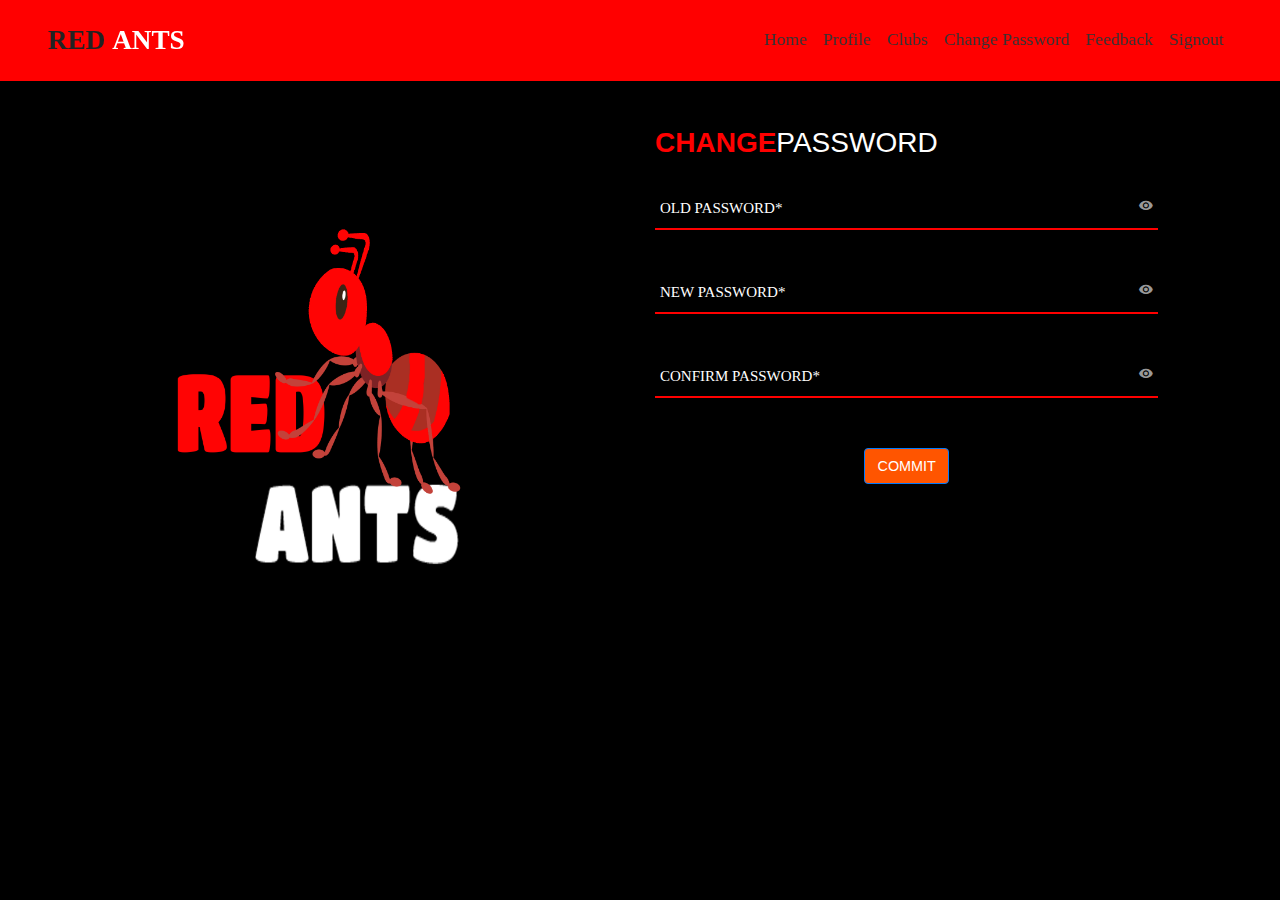
<file: changepwd.html>
<!--<?php
    session_start();

    if(!isset($_SESSION['logged'])){
        echo "<script>window.top.location='index.php'</script>"
    }
    else{
        if(($_SESSION['logged'])==false){
            echo "<script>window.top.location='index.php'</script>"
        }
    }
?>-->

<html>
    <head>
        <title>
            REDANTS 
        </title>



          <meta name="viewport" content="width=device-width, initial-scale=1">
<!--===============================================================================================-->  
  <link rel="icon" type="log/image/png" href="images/icons/favicon.ico"/>
<!--===============================================================================================-->
  <link rel="stylesheet" type="text/css" href="log/vendor/bootstrap/css/bootstrap.min.css">
<!--===============================================================================================-->
  <link rel="stylesheet" type="text/css" href="log/fonts/font-awesome-4.7.0/css/font-awesome.min.css">
<!--===============================================================================================-->
  <link rel="stylesheet" type="text/css" href="log/fonts/iconic/css/material-design-iconic-font.min.css">
<!--===============================================================================================-->
  <link rel="stylesheet" type="text/css" href="log/vendor/animate/animate.css">
<!--===============================================================================================-->  
  <link rel="stylesheet" type="text/css" href="log/vendor/css-hamburgers/hamburgers.min.css">
<!--===============================================================================================-->
  <link rel="stylesheet" type="text/css" href="log/vendor/animsition/css/animsition.min.css">
<!--===============================================================================================-->
  <link rel="stylesheet" type="text/css" href="log/vendor/select2/select2.min.css">
<!--===============================================================================================-->  
  <link rel="stylesheet" type="text/css" href="log/vendor/daterangepicker/daterangepicker.css">
<!--===============================================================================================-->
  <link rel="stylesheet" type="text/css" href="log/css/util.css">
    <!-- Bootstrap CSS-->
    <link rel="stylesheet" href="vendor/bootstrap/css/bootstrap.min.css">
    <!-- Font Awesome CSS-->

    <!-- Custom Font Icons CSS-->
    <link rel="stylesheet" href="css/landy-iconfont.css">
    <!-- Google fonts - Open Sans-->
    <link rel="stylesheet" href="https://fonts.googleapis.com/css?family=Open+Sans:300,400,700,800">
    <!-- owl carousel-->
    <link rel="stylesheet" href="vendor/owl.carousel/assets/owl.carousel.css">
    <link rel="stylesheet" href="vendor/owl.carousel/assets/owl.theme.default.css">
    <!-- theme stylesheet-->
    <link rel="stylesheet" href="css/style.default.css" id="theme-stylesheet">
    <!-- Custom stylesheet - for your changes-->
  
    <!-- Favicon-->
    <link rel="shortcut icon" href="favicon.png">
    <!-- Tweaks for older IEs--><!--[if lt IE 9]>
        <script src="https://oss.maxcdn.com/html5shiv/3.7.3/html5shiv.min.js"></script>
        <script src="https://oss.maxcdn.com/respond/1.4.2/respond.min.js"></script><![endif]-->
        <script src="https://oss.maxcdn.com/respond/1.4.2/respond.min.js"></script><![endif]-->
           <!-- Stylesheets -->
  <link rel="stylesheet" type="text/css" href="log/vendor/bootstrap/css/bootstrap.min.css">
  <link rel="stylesheet" href="css/set1.css">

         <script
  src="https://code.jquery.com/jquery-3.3.1.min.js"
  integrity="sha256-FgpCb/KJQlLNfOu91ta32o/NMZxltwRo8QtmkMRdAu8="
  crossorigin="anonymous"></script>


<style>
body {
  
    background-color: black;
  background-repeat: no-repeat;
  background-size: 750px 420px;
  background-position: left;
 }
</style>

    </head>
    <body>
   <header class="header" >
                    <nav class="navbar navbar-expand-lg fixed-top"style="background-color: red" >
                      <a href="index.html" class="navbar-brand" >  <span class="white redantFont ">RED</span> <span class="black redantFont" style="color: white">ANTS</span></a>
                      <button type="button" data-toggle="collapse" data-target="#navbarSupportedContent" aria-controls="navbarSupportedContent" aria-expanded="false" aria-label="Toggle navigation" class="navbar-toggler navbar-toggler-right"><span></span><span></span><span></span></button>
                      <div id="navbarSupportedContent" class="collapse navbar-collapse">
                        <ul class="navbar-nav ml-auto align-items-start align-items-lg-center">
                         <h3></h3>   <li class="nav-item"><a href="home.html" class="nav-link link-scroll">Home</a></li>
                            <li class="nav-item"><a href="profile.html" class="nav-link link-scroll">Profile</a></li>
                            <li class="nav-item"><a href="clubs.html" class="nav-link link-scroll">Clubs</a></li>
                        
                          <li class="nav-item"><a href="changepwd.html" class="nav-link link-scroll">Change Password</a></li>
                          <li class="nav-item"><a href="feedback.html" class="nav-link link-scroll">Feedback</a></li>
                          <li class="nav-item"><a href="index.html" class="nav-link">Signout</a></li>
                        </h3>
                        </ul>
                     
                      </div>
                    </nav>
                  </header> 
        
       
<div id="main-wrapper">

          
  <div class="container-fluid">
        <div class="row">
         <div class="image col-lg-6 order-1 order-lg-2" style="top: 100"><img src="img/ralogo.png" alt="..." class="img-fluid">
<br><br><br><br><br>         </div>

            <div class="text col-lg-5 order-2 order-lg-2">

<style type="text/css">
  



/*//////////////////////////////////////////////////////////////////
[ FONT ]*/





/*//////////////////////////////////////////////////////////////////
[ RESTYLE TAG ]*/

* {
  margin: 0px; 
  padding: 0px; 
  box-sizing: border-box;
}

body, html {
  height: 100%;
  font-family: Poppins-Regular, sans-serif;
}

/*---------------------------------------------*/
a {
  font-family: Poppins-Regular;
  font-size: 14px;
  line-height: 1.7;
  color: #666666;
  margin: 0px;
  transition: all 0.4s;
  -webkit-transition: all 0.4s;
  -o-transition: all 0.4s;
  -moz-transition: all 0.4s;
}

a:focus {
  outline: none !important;
}

a:hover {
  text-decoration: none;
  color: #6a7dfe;
  color: -webkit-linear-gradient(left, #21d4fd, #b721ff);
  color: -o-linear-gradient(left, #21d4fd, #b721ff);
  color: -moz-linear-gradient(left, #21d4fd, #b721ff);
  color: linear-gradient(left, #21d4fd, #b721ff);
}

/*---------------------------------------------*/
h1,h2,h3,h4,h5,h6 {
  margin: 0px;
}

p {
  font-family: Poppins-Regular;
  font-size: 14px;
  line-height: 1.7;
  color: #666666;
  margin: 0px;
}

ul, li {
  margin: 0px;
  list-style-type: none;
}


/*---------------------------------------------*/
input {
  outline: none;
  border: none;
}

textarea {
  outline: none;
  border: none;
}

textarea:focus, input:focus {
  border-color: transparent !important;
}

input:focus::-webkit-input-placeholder { color:transparent; }
input:focus:-moz-placeholder { color:transparent; }
input:focus::-moz-placeholder { color:transparent; }
input:focus:-ms-input-placeholder { color:transparent; }

textarea:focus::-webkit-input-placeholder { color:transparent; }
textarea:focus:-moz-placeholder { color:transparent; }
textarea:focus::-moz-placeholder { color:transparent; }
textarea:focus:-ms-input-placeholder { color:transparent; }

input::-webkit-input-placeholder { color: #adadad;}
input:-moz-placeholder { color: #adadad;}
input::-moz-placeholder { color: #adadad;}
input:-ms-input-placeholder { color: #adadad;}

textarea::-webkit-input-placeholder { color: #adadad;}
textarea:-moz-placeholder { color: #adadad;}
textarea::-moz-placeholder { color: #adadad;}
textarea:-ms-input-placeholder { color: #adadad;}

/*---------------------------------------------*/
button {
  outline: none !important;
  border: none;
  background: transparent;
}

button:hover {
  cursor: pointer;
}

iframe {
  border: none !important;
}


/*//////////////////////////////////////////////////////////////////
[ Utility ]*/
.txt1 {

  font-size: 13px;
  color: #666666;
  line-height: 1.5;
}


  font-size: 13px;
  color: #333333;
  line-height: 1.5;
}

/*//////////////////////////////////////////////////////////////////
[ login ]*/

.limiter {
  width: 100%;
  margin: 0 auto;
}

.container-login100 {
  width: 100%;  
  min-height: 100vh;
  display: -webkit-box;
  display: -webkit-flex;
  display: -moz-box;
  display: -ms-flexbox;
  display: flex;
  flex-wrap: wrap;
  justify-content: center;
  align-items: center;
  padding: 15px;
  background: #ff5500;  
}

.wrap-login100 {
  width: 390px;
  background: #fff;
  border-radius: 10px;
  overflow: hidden;
  padding: 77px 55px 33px 55px;

  box-shadow: 0 5px 10px 0px #ff5500;
  -moz-box-shadow: 0 5px 10px 0px #ff5500;
  -webkit-box-shadow: 0 5px 10px 0px rgba(0, 0, 0, 0.1);
  -o-box-shadow: 0 5px 10px 0px rgba(0, 0, 0, 0.1);
  -ms-box-shadow: 0 5px 10px 0px rgba(0, 0, 0, 0.1);
}


/*------------------------------------------------------------------
[ Form ]*/

.login100-form {
  width: 100%;
}

.login100-form-title {
  display: block;

  font-size: 30px;
  color: #333333;
  line-height: 1.2;
  text-align: center;
}
.login100-form-title i {
  font-size: 60px;
}

/*------------------------------------------------------------------
[ Input ]*/

.wrap-input100 {
  width: 100%;
  position: relative;
  border-bottom: 2px solid red;
  margin-bottom: 37px;
}

.input100 {
  font-family: Poppins-Regular;
  font-size: 15px;
  color: #fff;
  line-height: 1.2;

  display: block;
  width: 100%;
  height: 45px;
  background: transparent;
  padding: 0 5px;
}

/*---------------------------------------------*/ 
.focus-input100 {
  position: absolute;
  display: block;
  width: 100%;
  height: 100%;
  top: 0;
  left: 0;
  pointer-events: none;
}

.focus-input100::before {
  content: "";
  display: block;
  position: absolute;
  bottom: -2px;
  left: 0;
  width: 0;
  height: 2px;

  -webkit-transition: all 0.4s;
  -o-transition: all 0.4s;
  -moz-transition: all 0.4s;
  transition: all 0.4s;

  background: #6a7dfe;
  background: -webkit-linear-gradient(left, #21d4fd, #b721ff);
  background: -o-linear-gradient(left, #21d4fd, #b721ff);
  background: -moz-linear-gradient(left, #21d4fd, #b721ff);
  background: linear-gradient(left, #21d4fd, #b721ff);
}

.focus-input100::after {
  font-family: Poppins-Regular;
  font-size: 15px;
  color: #fff;
  line-height: 1.2;

  content: attr(data-placeholder);
  display: block;
  width: 100%;
  position: absolute;
  top: 16px;
  left: 0px;
  padding-left: 5px;

  -webkit-transition: all 0.4s;
  -o-transition: all 0.4s;
  -moz-transition: all 0.4s;
  transition: all 0.4s;
}

.input100:focus + .focus-input100::after {
  top: -15px;
}

.input100:focus + .focus-input100::before {
  width: 100%;
}

.has-val.input100 + .focus-input100::after {
  top: -15px;
}

.has-val.input100 + .focus-input100::before {
  width: 100%;
}

/*---------------------------------------------*/
.btn-show-pass {
  font-size: 15px;
  color: #999999;

  display: -webkit-box;
  display: -webkit-flex;
  display: -moz-box;
  display: -ms-flexbox;
  display: flex;
  align-items: center;
  position: absolute;
  height: 100%;
  top: 0;
  right: 0;
  padding-right: 5px;
  cursor: pointer;
  -webkit-transition: all 0.4s;
  -o-transition: all 0.4s;
  -moz-transition: all 0.4s;
  transition: all 0.4s;
}

.btn-show-pass:hover {
  color: #ff5500;
  color: -webkit-linear-gradient(left, #ff5500, #b72);
}

.btn-show-pass.active {
  color: #ff5500;
  color: -webkit-linear-gradient(left, #ff5500, #b721ff);

}



/*------------------------------------------------------------------
[ Button ]*/
.container-login100-form-btn {
  display: -webkit-box;
  display: -webkit-flex;
  display: -moz-box;
  display: -ms-flexbox;
  display: flex;
  flex-wrap: wrap;
  justify-content: center;
  padding-top: 13px;
}

.wrap-login100-form-btn {
  width: 100%;
  display: block;
  position: relative;
  z-index: 1;
  border-radius: 25px;
  overflow: hidden;
  margin: 0 auto;
}

.login100-form-bgbtn {
  position: absolute;
  z-index: -1;
  width: 300%;
  height: 100%;
  background: #ff5500;

  top: 0;
  left: -100%;

  -webkit-transition: all 0.4s;
  -o-transition: all 0.4s;
  -moz-transition: all 0.4s;
  transition: all 0.4s;
}

.login100-form-btn {
  font-family: Poppins-Medium;
  font-size: 15px;
  color: #fff;
  line-height: 1.2;
  text-transform: uppercase;

  display: -webkit-box;
  display: -webkit-flex;
  display: -moz-box;
  display: -ms-flexbox;
  display: flex;
  justify-content: center;
  align-items: center;
  padding: 0 20px;
  width: 100%;
  height: 50px;
}

.wrap-login100-form-btn:hover .login100-form-bgbtn {
  left: 0;
}


/*------------------------------------------------------------------
[ Responsive ]*/

@media (max-width: 576px) {
  .wrap-login100 {
    padding: 77px 15px 33px 15px;
  }
}



/*------------------------------------------------------------------
[ Alert validate ]*/

.validate-input {
  position: relative;
}

.alert-validate::before {
  content: attr(data-validate);
  position: absolute;
  max-width: 70%;
  background-color: #fff;
  border: 1px solid #c80000;
  border-radius: 2px;
  padding: 4px 25px 4px 10px;
  top: 50%;
  -webkit-transform: translateY(-50%);
  -moz-transform: translateY(-50%);
  -ms-transform: translateY(-50%);
  -o-transform: translateY(-50%);
  transform: translateY(-50%);
  right: 0px;
  pointer-events: none;

  font-family: Poppins-Regular;
  color: #c80000;
  font-size: 13px;
  line-height: 1.4;
  text-align: left;

  visibility: hidden;
  opacity: 0;

  -webkit-transition: opacity 0.4s;
  -o-transition: opacity 0.4s;
  -moz-transition: opacity 0.4s;
  transition: opacity 0.4s;
}

.alert-validate::after {
  content: "\f06a";
  font-family: FontAwesome;
  font-size: 16px;
  color: #c80000;

  display: block;
  position: absolute;
  background-color: #fff;
  top: 50%;
  -webkit-transform: translateY(-50%);
  -moz-transform: translateY(-50%);
  -ms-transform: translateY(-50%);
  -o-transform: translateY(-50%);
  transform: translateY(-50%);
  right: 5px;
}

.alert-validate:hover:before {
  visibility: visible;
  opacity: 1;
}

@media (max-width: 992px) {
  .alert-validate::before {
    visibility: visible;
    opacity: 1;
  }
}




</style>

<br>
<br>      
     <div style="right: px" >    <h3 style="color: white"> <strong style="color: red">CHANGE</strong>PASSWORD</h3></div>
<br>
	<form class="login100-form validate-form" method="get" action="changepwd.php">
         
          

         <div class="wrap-input100 validate-input" data-validate="Enter password">
            <span class="btn-show-pass">
              <i class="zmdi zmdi-eye"></i>
            </span>
            <input class="input100" type="password" name="pass">
            <span class="focus-input100" data-placeholder="OLD PASSWORD*"></span>
          </div>

          <div class="wrap-input100 validate-input" data-validate="Enter password">
            <span class="btn-show-pass">
              <i class="zmdi zmdi-eye"></i>
            </span>
            <input class="input100" type="password" name="pass">
            <span class="focus-input100" data-placeholder="NEW PASSWORD*"></span>
          </div>
            <div class="wrap-input100 validate-input" data-validate="Enter password">
            <span class="btn-show-pass">
              <i class="zmdi zmdi-eye"></i>
            </span>
            <input class="input100" type="password" name="pass">
            <span class="focus-input100" data-placeholder="CONFIRM PASSWORD*"></span>
          </div>

         <div class="container-login100-form-btn">
          <div class="cta">
          <button class="btn btn-primary pull-left" onclick="reg()" style="background-color:#ff5500;" type="submit">
      COMMIT
          </button>
          </div>

           
     
        </form>

  
        </div>
        </div>
        <!-- Javascript files-->
      
        <script src="vendor/owl.carousel/owl.carousel.min.js"></script>
        <script src="js/front.js"></script>
        <!-- Google Analytics: change UA-XXXXX-X to be your site's ID.-->
        <!---->

        <!--===============================================================================================-->
  <script src="log/vendor/jquery/jquery-3.2.1.min.js"></script>
<!--===============================================================================================-->
  <script src="log/vendor/animsition/js/animsition.min.js"></script>
<!--===============================================================================================-->
  <script src="log/vendor/bootstrap/js/popper.js"></script>
  <script src="log/vendor/bootstrap/js/bootstrap.min.js"></script>
<!--===============================================================================================-->
  <script src="log/vendor/select2/select2.min.js"></script>
<!--===============================================================================================-->
  <script src="log/vendor/daterangepicker/moment.min.js"></script>
  <script src="log/vendor/daterangepicker/daterangepicker.js"></script>
<!--===============================================================================================-->
  <script src="log/vendor/countdowntime/countdowntime.js"></script>
<!--===============================================================================================-->
  <script src="log/js/main.js"></script>
        <script>
          (function(b,o,i,l,e,r){b.GoogleAnalyticsObject=l;b[l]||(b[l]=
          function(){(b[l].q=b[l].q||[]).push(arguments)});b[l].l=+new Date;
          e=o.createElement(i);r=o.getElementsByTagName(i)[0];
          e.src='//www.google-analytics.com/analytics.js';
          r.parentNode.insertBefore(e,r)}(window,document,'script','ga'));
          ga('create','UA-XXXXX-X');ga('send','pageview');
        </script>
        
    </body>
</html>
</file>
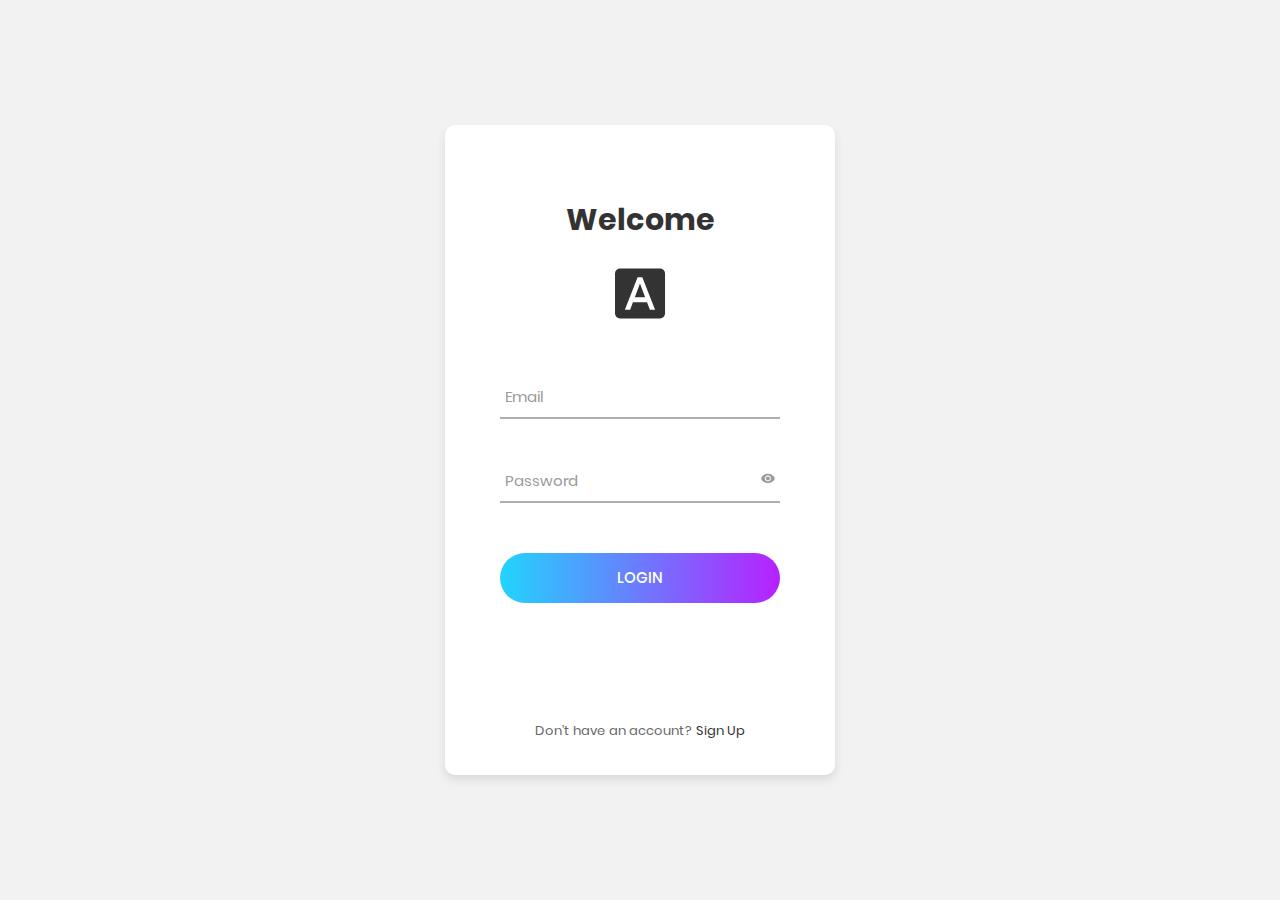
<file: duplo.html>
<!DOCTYPE html>
<html lang="en">
<head>
	<title>Login V2</title>
	<meta charset="UTF-8">
	<meta name="viewport" content="width=device-width, initial-scale=1">
<!--===============================================================================================-->	
	<link rel="icon" type="log/image/png" href="images/icons/favicon.ico"/>
<!--===============================================================================================-->
	<link rel="stylesheet" type="text/css" href="log/vendor/bootstrap/css/bootstrap.min.css">
<!--===============================================================================================-->
	<link rel="stylesheet" type="text/css" href="log/fonts/font-awesome-4.7.0/css/font-awesome.min.css">
<!--===============================================================================================-->
	<link rel="stylesheet" type="text/css" href="log/fonts/iconic/css/material-design-iconic-font.min.css">
<!--===============================================================================================-->
	<link rel="stylesheet" type="text/css" href="log/vendor/animate/animate.css">
<!--===============================================================================================-->	
	<link rel="stylesheet" type="text/css" href="log/vendor/css-hamburgers/hamburgers.min.css">
<!--===============================================================================================-->
	<link rel="stylesheet" type="text/css" href="log/vendor/animsition/css/animsition.min.css">
<!--===============================================================================================-->
	<link rel="stylesheet" type="text/css" href="log/vendor/select2/select2.min.css">
<!--===============================================================================================-->	
	<link rel="stylesheet" type="text/css" href="log/vendor/daterangepicker/daterangepicker.css">
<!--===============================================================================================-->
	<link rel="stylesheet" type="text/css" href="log/css/util.css">
	<link rel="stylesheet" type="text/css" href="log/css/main.css">
<!--===============================================================================================-->
</head>
<body>
	
	<div class="limiter">
		<div class="container-login100">
			<div class="wrap-login100">
				<form class="login100-form validate-form">
					<span class="login100-form-title p-b-26">
						Welcome
					</span>
					<span class="login100-form-title p-b-48">
						<i class="zmdi zmdi-font"></i>
					</span>

					<div class="wrap-input100 validate-input" data-validate = "Valid email is: a@b.c">
						<input class="input100" type="text" name="email">
						<span class="focus-input100" data-placeholder="Email"></span>
					</div>

					<div class="wrap-input100 validate-input" data-validate="Enter password">
						<span class="btn-show-pass">
							<i class="zmdi zmdi-eye"></i>
						</span>
						<input class="input100" type="password" name="pass">
						<span class="focus-input100" data-placeholder="Password"></span>
					</div>

					<div class="container-login100-form-btn">
						<div class="wrap-login100-form-btn">
							<div class="login100-form-bgbtn"></div>
							<button class="login100-form-btn">
								Login
							</button>
						</div>
					</div>

					<div class="text-center p-t-115">
						<span class="txt1">
							Don’t have an account?
						</span>

						<a class="txt2" href="#">
							Sign Up
						</a>
					</div>
				</form>
			</div>
		</div>
	</div>
	

	<div id="dropDownSelect1"></div>
	
<!--===============================================================================================-->
	<script src="log/vendor/jquery/jquery-3.2.1.min.js"></script>
<!--===============================================================================================-->
	<script src="log/vendor/animsition/js/animsition.min.js"></script>
<!--===============================================================================================-->
	<script src="log/vendor/bootstrap/js/popper.js"></script>
	<script src="log/vendor/bootstrap/js/bootstrap.min.js"></script>
<!--===============================================================================================-->
	<script src="log/vendor/select2/select2.min.js"></script>
<!--===============================================================================================-->
	<script src="log/vendor/daterangepicker/moment.min.js"></script>
	<script src="log/vendor/daterangepicker/daterangepicker.js"></script>
<!--===============================================================================================-->
	<script src="log/vendor/countdowntime/countdowntime.js"></script>
<!--===============================================================================================-->
	<script src="log/js/main.js"></script>

</body>
</html>
</file>
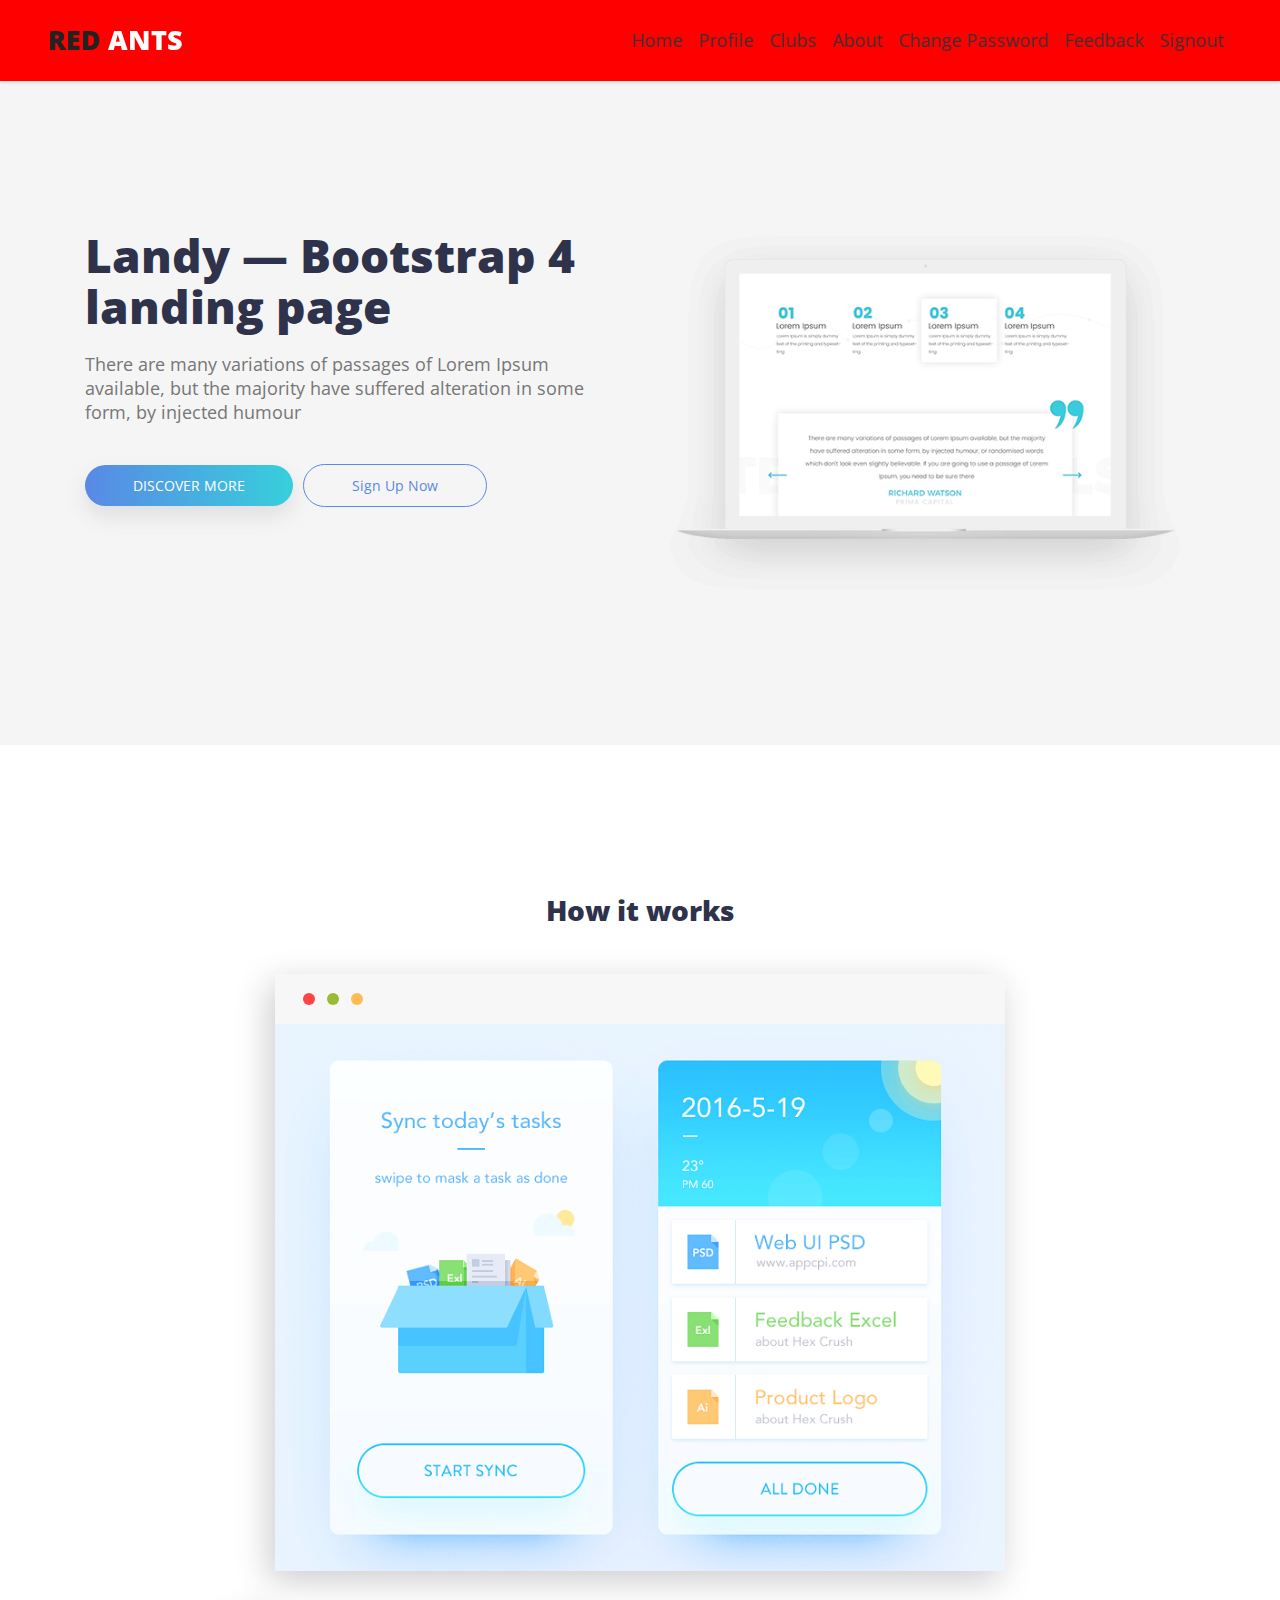
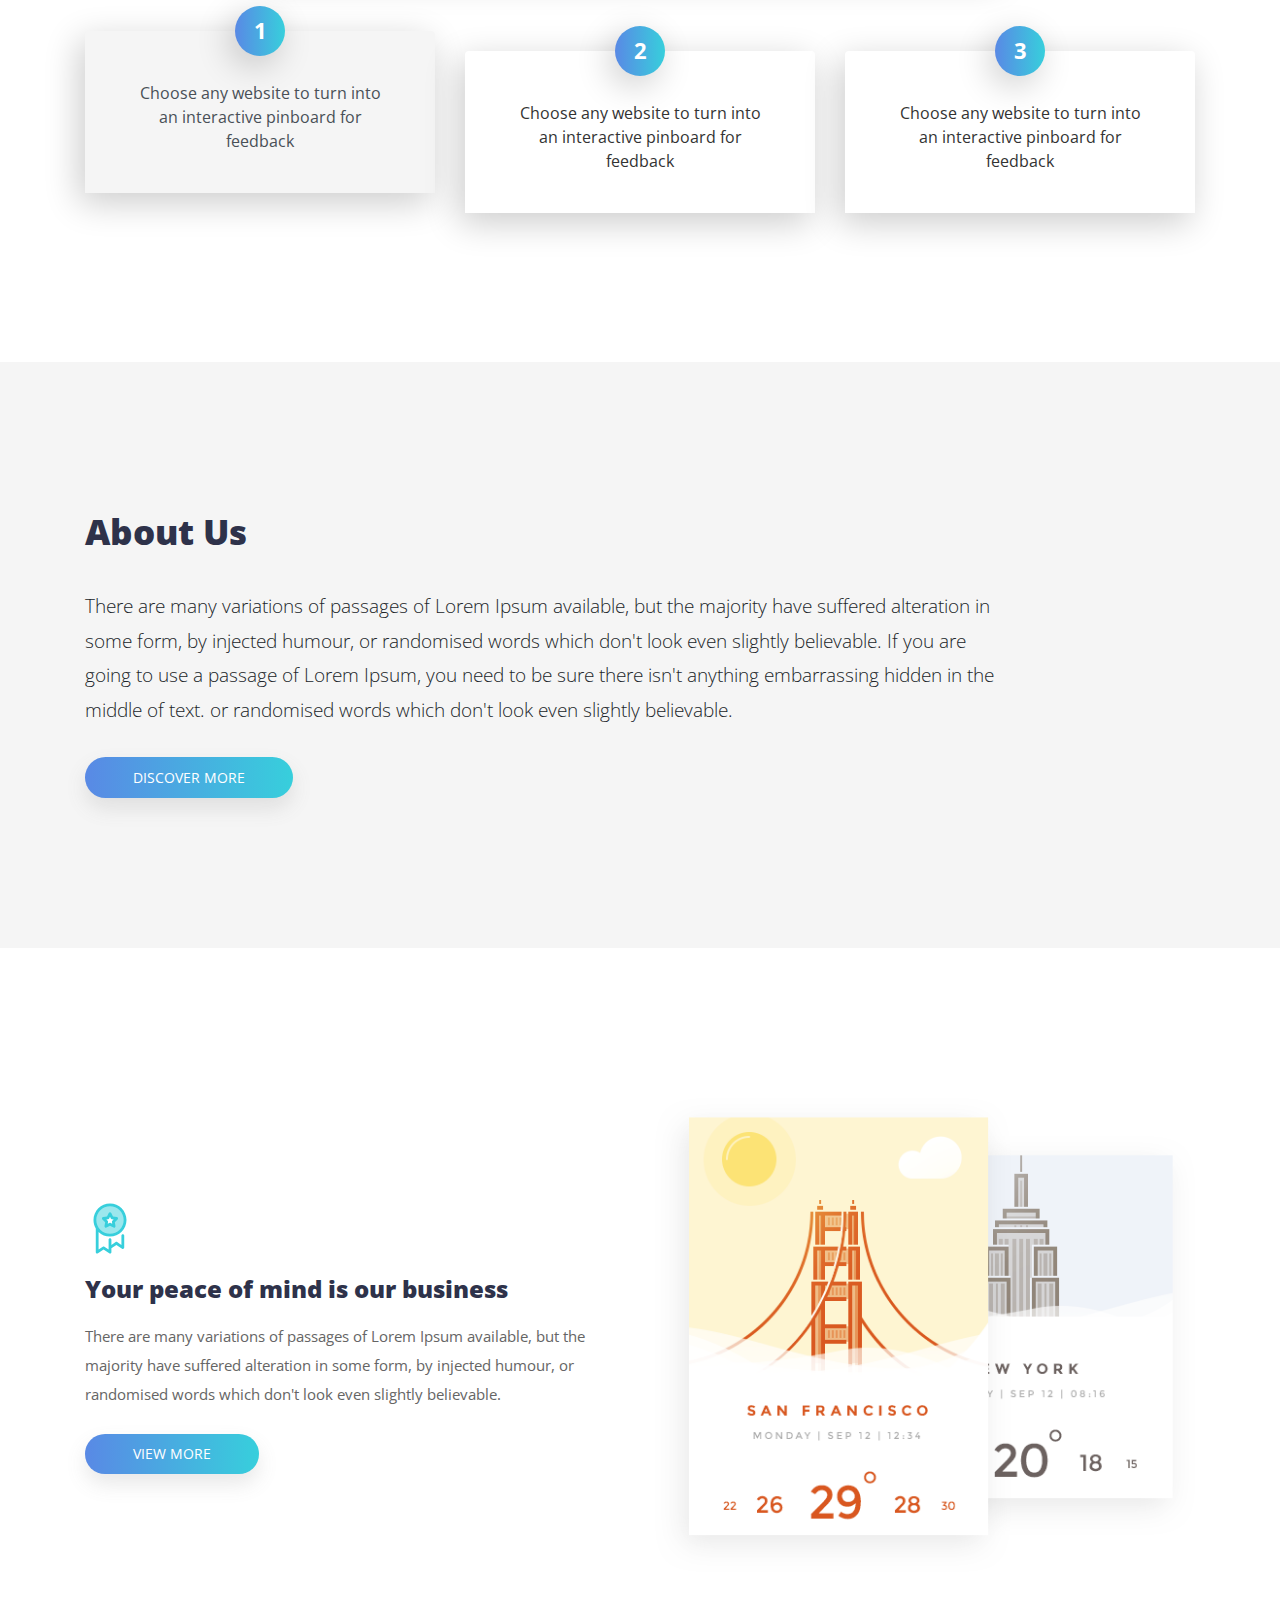
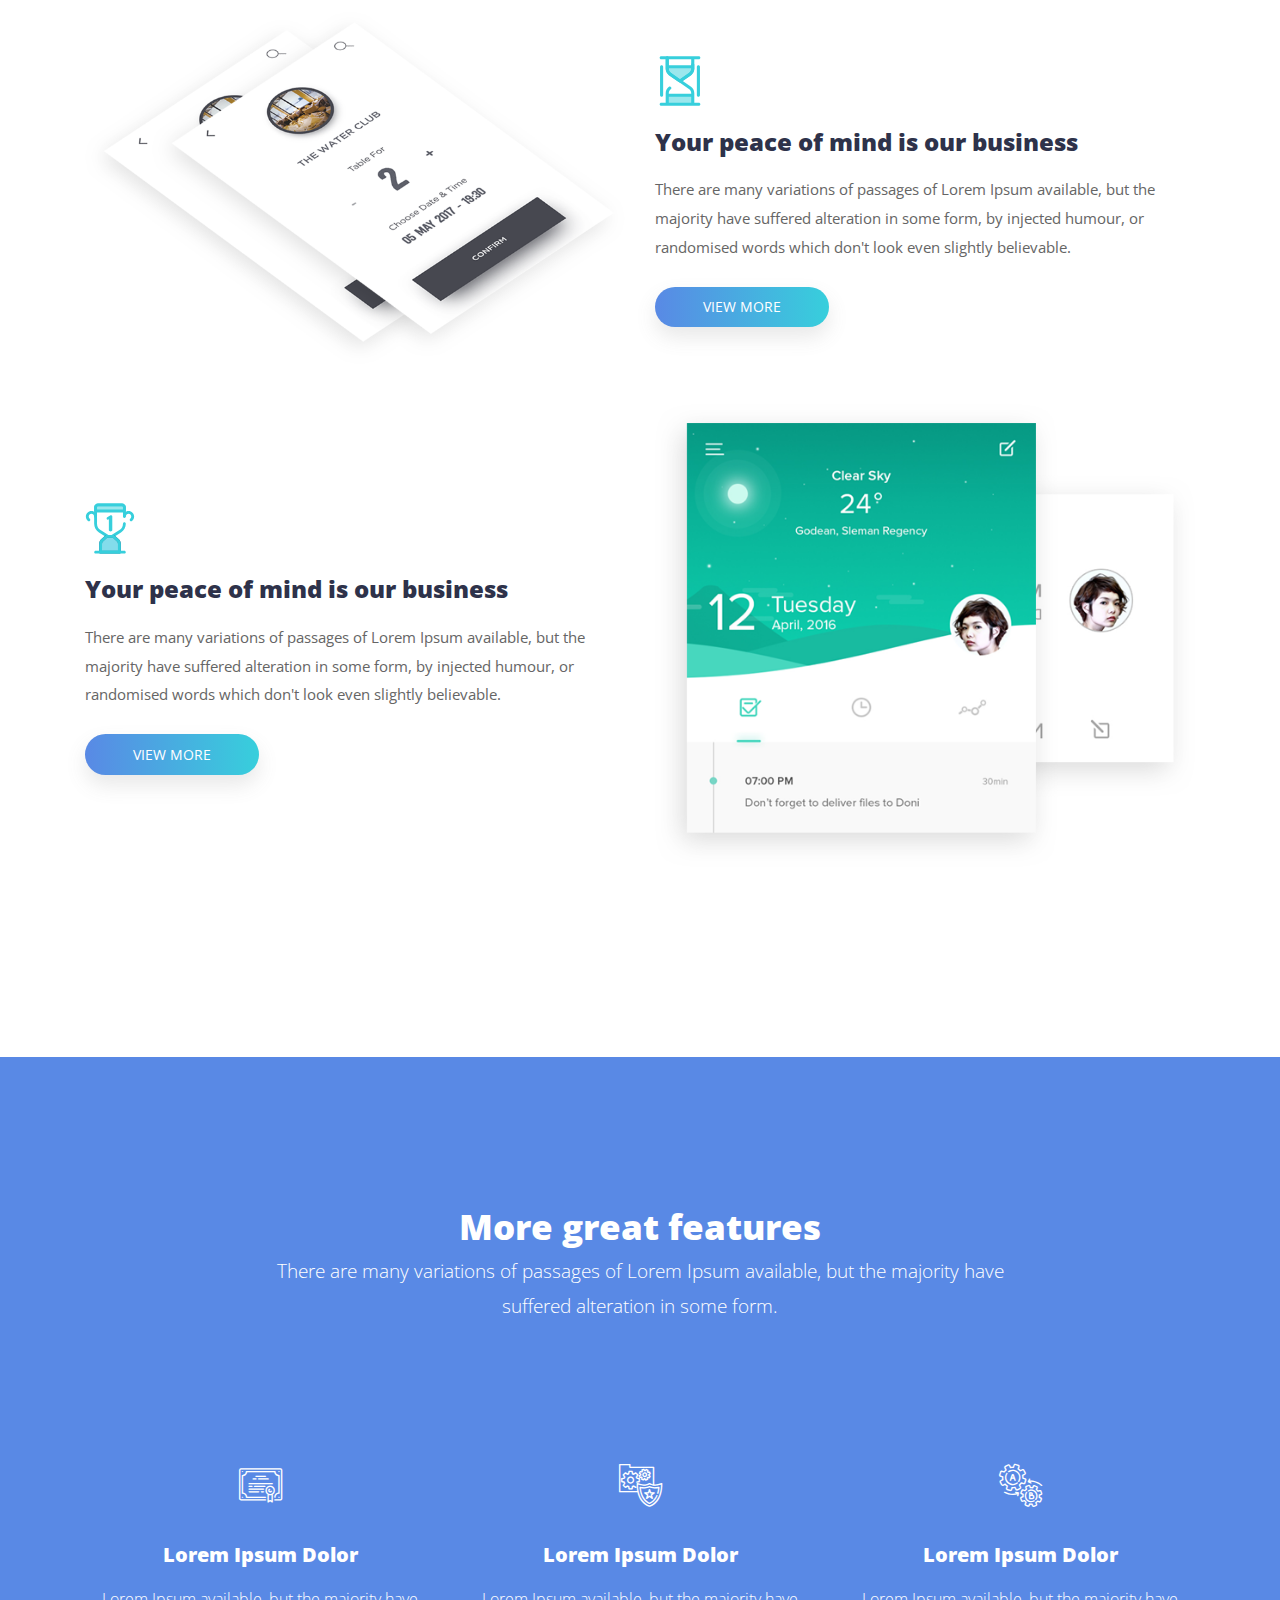
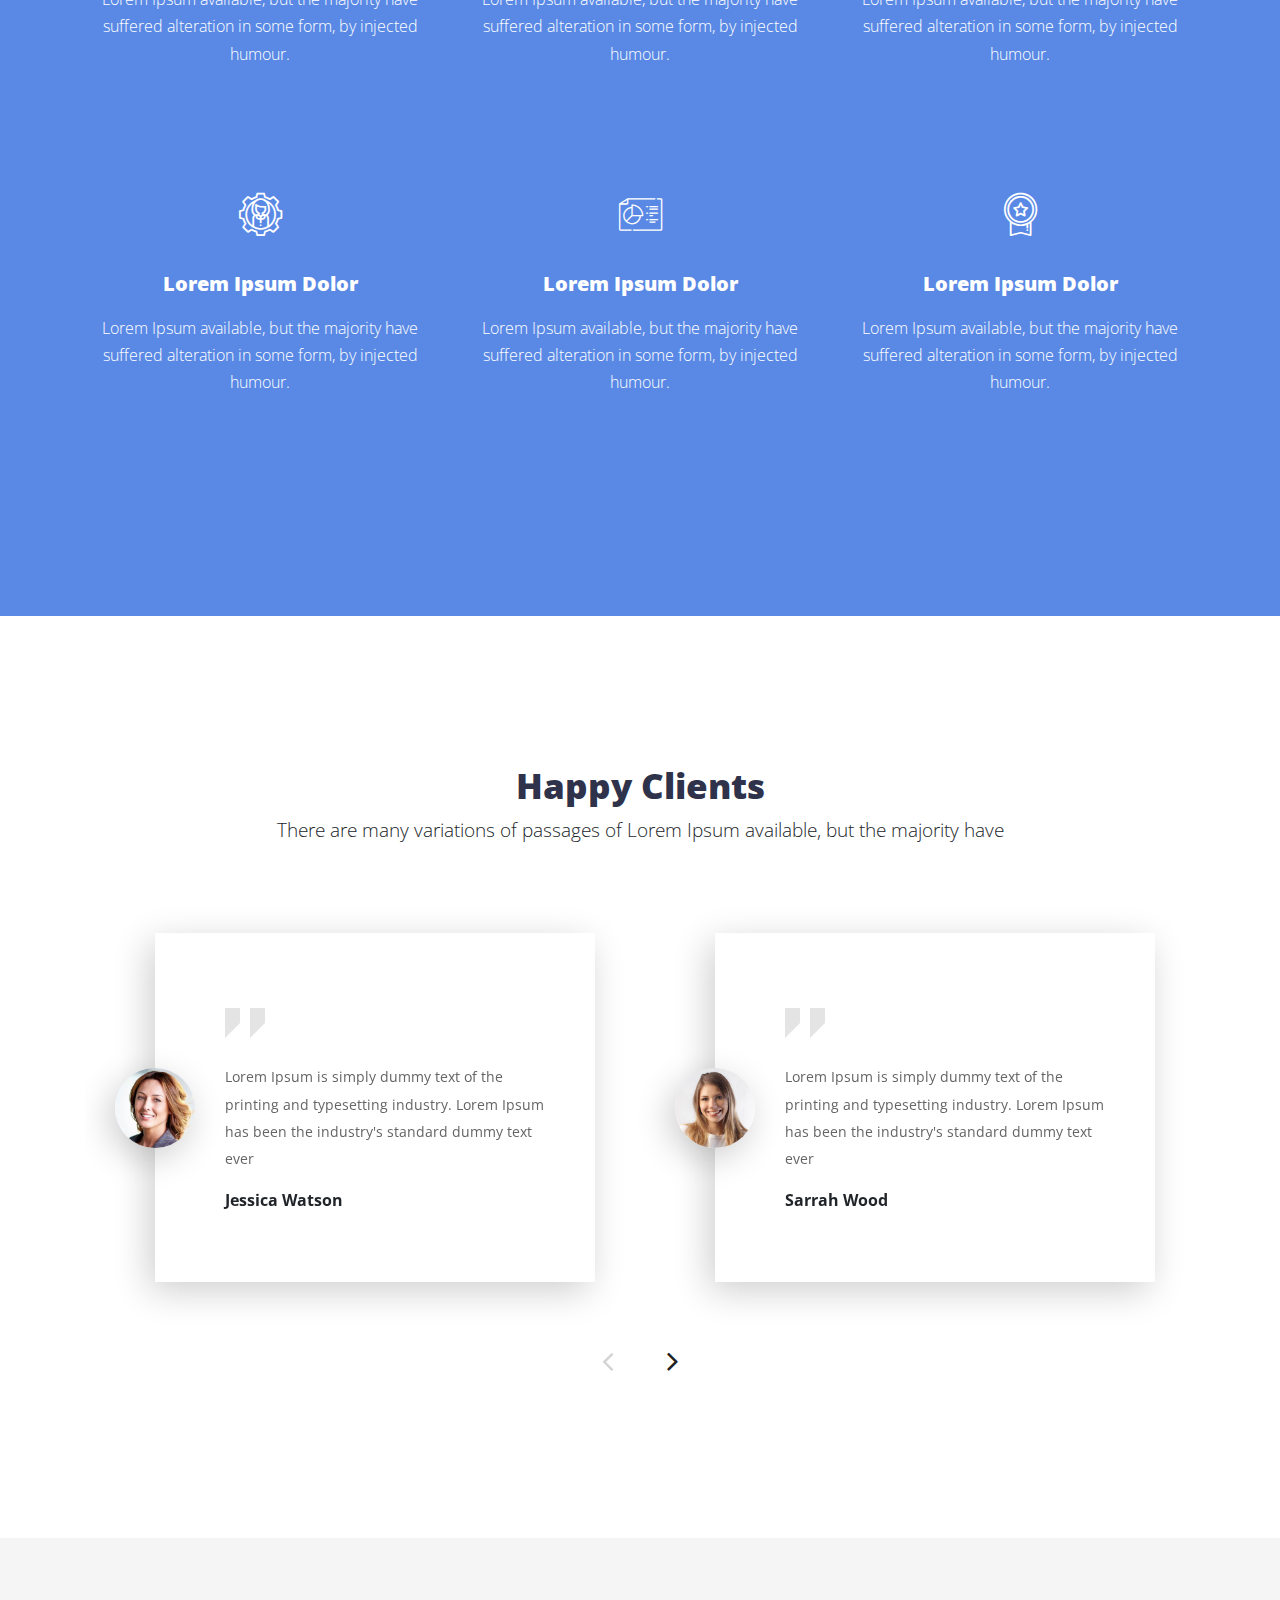
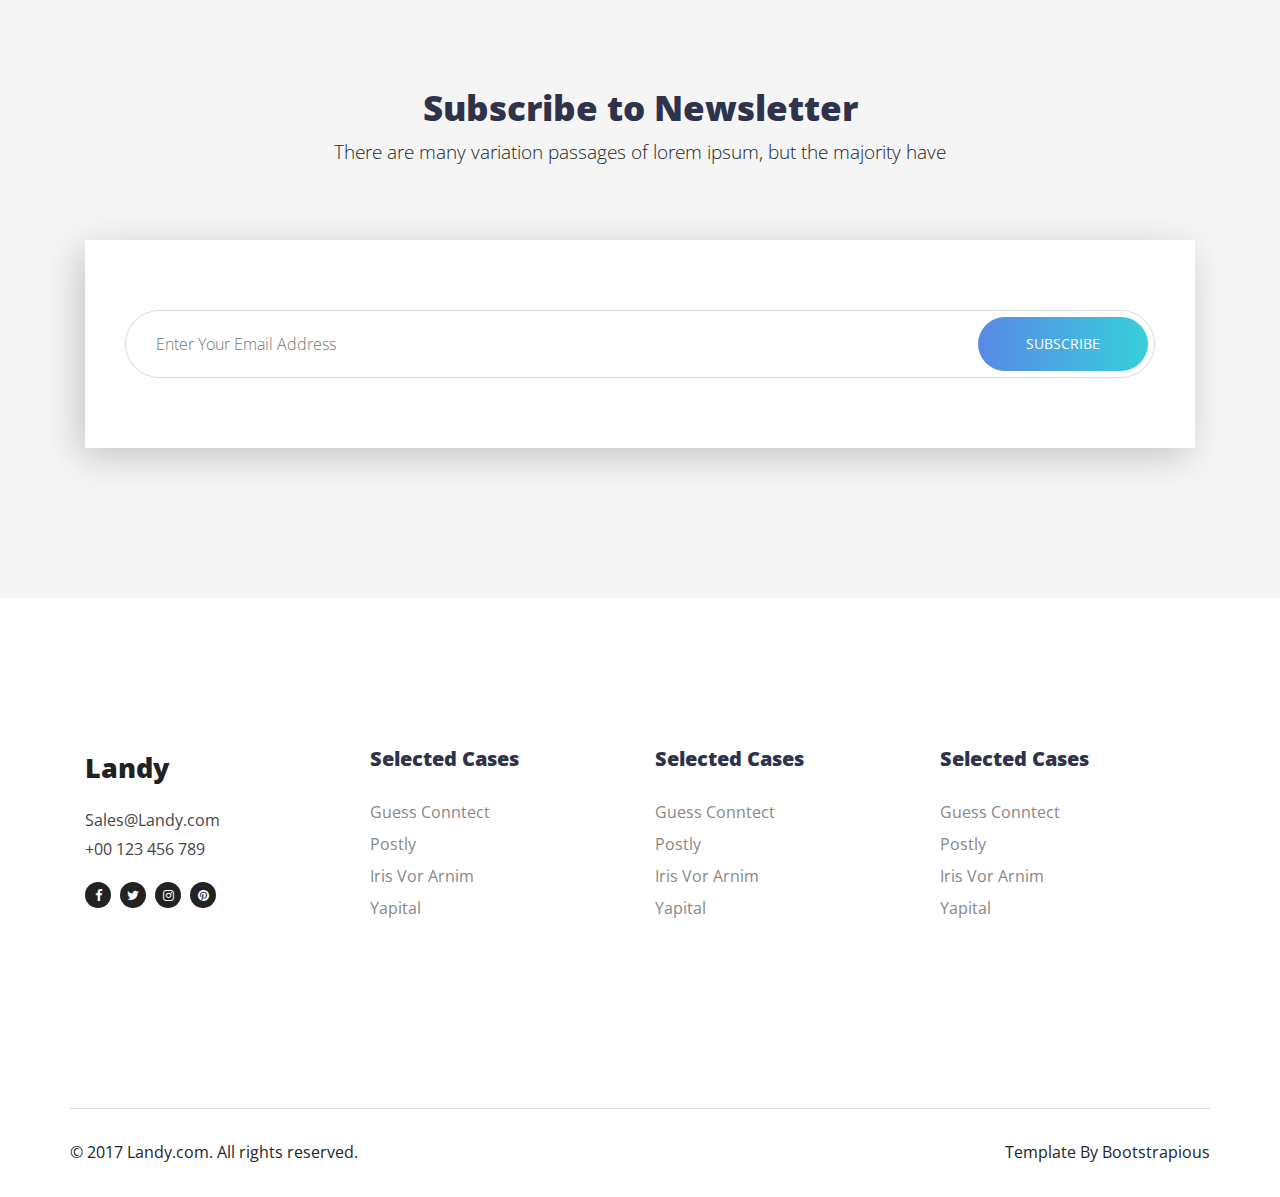
<file: indexdef.html>
<!DOCTYPE html>
<html>
  <head>
    <meta charset="utf-8">
    <meta http-equiv="X-UA-Compatible" content="IE=edge">
    <title>::REDANTS</title>
    <meta name="description" content="">
    <meta name="viewport" content="width=device-width, initial-scale=1">
    <meta name="robots" content="all,follow">
    <!-- Bootstrap CSS-->
    <link rel="stylesheet" href="vendor/bootstrap/css/bootstrap.min.css">
    <!-- Font Awesome CSS-->
    <link rel="stylesheet" href="vendor/font-awesome/css/font-awesome.min.css">
    <!-- Custom Font Icons CSS-->
    <link rel="stylesheet" href="css/landy-iconfont.css">
    <!-- Google fonts - Open Sans-->
    <link rel="stylesheet" href="https://fonts.googleapis.com/css?family=Open+Sans:300,400,700,800">
    <!-- owl carousel-->
    <link rel="stylesheet" href="vendor/owl.carousel/assets/owl.carousel.css">
    <link rel="stylesheet" href="vendor/owl.carousel/assets/owl.theme.default.css">
    <!-- theme stylesheet-->
    <link rel="stylesheet" href="css/style.default.css" id="theme-stylesheet">
    <!-- Custom stylesheet - for your changes-->
    <link rel="stylesheet" href="css/custom.css">
    <!-- Favicon-->
    <link rel="shortcut icon" href="favicon.png">
    <!-- Tweaks for older IEs--><!--[if lt IE 9]>
        <script src="https://oss.maxcdn.com/html5shiv/3.7.3/html5shiv.min.js"></script>
        <script src="https://oss.maxcdn.com/respond/1.4.2/respond.min.js"></script><![endif]-->
  </head>
  <body>
    <!-- navbar-->
    <header class="header" >
      <nav class="navbar navbar-expand-lg fixed-top"style="background-color: red" >
        <a href="index.html" class="navbar-brand" >  <span class="white redantFont ">RED</span> <span class="black redantFont" style="color: white">ANTS</span></a>
        <button type="button" data-toggle="collapse" data-target="#navbarSupportedContent" aria-controls="navbarSupportedContent" aria-expanded="false" aria-label="Toggle navigation" class="navbar-toggler navbar-toggler-right"><span></span><span></span><span></span></button>
        <div id="navbarSupportedContent" class="collapse navbar-collapse">
          <ul class="navbar-nav ml-auto align-items-start align-items-lg-center">
              <li class="nav-item"><a href="home.html" class="nav-link link-scroll">Home</a></li>
              <li class="nav-item"><a href="profile.html" class="nav-link link-scroll">Profile</a></li>
              <li class="nav-item"><a href="clubs.html" class="nav-link link-scroll">Clubs</a></li>
            <li class="nav-item"><a href="about.html" class="nav-link link-scroll">About</a></li>
            <li class="nav-item"><a href="changepwd.html" class="nav-link link-scroll">Change Password</a></li>
            <li class="nav-item"><a href="feedback.html" class="nav-link link-scroll">Feedback</a></li>
            <li class="nav-item"><a href="index.html" class="nav-link">Signout</a></li>
        
          </ul>
       
        </div>
      </nav>
    </header>
    <!-- Modal-->
    <div id="exampleModal" tabindex="-1" role="dialog" aria-labelledby="exampleModalLabel" aria-hidden="true" class="modal fade">
      <div role="document" class="modal-dialog">
        <div class="modal-content">
          <div class="modal-header">
            <h5 id="exampleModalLabel" class="modal-title">Sign Up Modal</h5>
            <button type="button" data-dismiss="modal" aria-label="Close" class="close"><span aria-hidden="true">×</span></button>
          </div>
          <div class="modal-body">
            <form id="signupform" action="#">
              <div class="form-group">
                <label for="fullname">Full Name</label>
                <input type="text" name="fullname" placeholder="Full Name" id="fullname">
              </div>
              <div class="form-group">
                <label for="username">User Name</label>
                <input type="text" name="username" placeholder="User Name" id="username">
              </div>
              <div class="form-group">
                <label for="email">Email Address</label>
                <input type="text" name="email" placeholder="Email Address" id="email">
              </div>
              <div class="form-group">
                <button type="submit" class="submit btn btn-primary btn-shadow btn-gradient">Signup</button>
              </div>
            </form>
          </div>
        </div>
      </div>
    </div>
    <section id="hero" class="hero hero-home bg-gray">
      <div class="container">
        <div class="row d-flex">
          <div class="col-lg-6 text order-2 order-lg-1">
            <h1>Landy &mdash; Bootstrap&nbsp;4 landing page</h1>
            <p class="hero-text">There are many variations of passages of Lorem Ipsum available, but the majority have suffered alteration in some form, by injected humour</p>
            <div class="CTA"><a href="#features" class="btn btn-primary btn-shadow btn-gradient link-scroll">Discover More</a><a href="#" class="btn btn-outline-primary">Sign Up Now</a></div>
          </div>
          <div class="col-lg-6 order-1 order-lg-2"><img src="img/Macbook.png" alt="..." class="img-fluid"></div>
        </div>
      </div>
    </section>
    <section id="browser" class="browser">
      <div class="container">
        <div class="row d-flex justify-content-center"> 
          <div class="col-lg-8 text-center">
            <h2 class="h3 mb-5">How it works</h2>
            <div class="browser-mockup">
              <div id="nav-tabContent" class="tab-content">
                <div id="nav-first" role="tabpanel" aria-labelledby="nav-first-tab" class="tab-pane fade show active"><img src="img/preview-3.png" alt="..." class="img-fluid"></div>
                <div id="nav-second" role="tabpanel" aria-labelledby="nav-second-tab" class="tab-pane fade"><img src="img/preview-2.png" alt="..." class="img-fluid"></div>
                <div id="nav-third" role="tabpanel" aria-labelledby="nav-third-tab" class="tab-pane fade"><img src="img/preview-1.png" alt="..." class="img-fluid"></div>
              </div>
            </div>
          </div>
        </div>
        <div id="myTab" role="tablist" class="nav nav-tabs">
          <div class="row">
            <div class="col-md-4"><a id="nav-first-tab" data-toggle="tab" href="#nav-first" role="tab" aria-controls="nav-first" aria-expanded="true" class="nav-item nav-link active"> <span class="number">1</span>Choose any website to turn into an interactive pinboard for feedback</a></div>
            <div class="col-md-4"><a id="nav-second-tab" data-toggle="tab" href="#nav-second" role="tab" aria-controls="nav-second" class="nav-item nav-link"> <span class="number">2</span>Choose any website to turn into an interactive pinboard for feedback</a></div>
            <div class="col-md-4"><a id="nav-third-tab" data-toggle="tab" href="#nav-third" role="tab" aria-controls="nav-third" class="nav-item nav-link"> <span class="number">3</span>Choose any website to turn into an interactive pinboard for feedback</a></div>
          </div>
        </div>
      </div>
    </section>
    <section id="about-us" class="about-us bg-gray">
      <div class="container">
        <h2>About Us</h2>
        <div class="row">
          <p class="lead col-lg-10">There are many variations of passages of Lorem Ipsum available, but the majority have suffered alteration in some form, by injected humour, or randomised words which don't look even slightly believable. If you are going to use a passage of Lorem Ipsum, you need to be sure there isn't anything embarrassing hidden in the middle of text. or randomised words which don't look even slightly believable. </p>
        </div><a href="#" class="btn btn-primary btn-shadow btn-gradient">Discover More</a>
      </div>
    </section>
    <section id="features" class="features">
      <div class="container">
        <div class="row d-flex align-items-center">
          <div class="text col-lg-6 order-2 order-lg-1">
            <div class="icon"><img src="img/medal.svg" alt="..." class="img-fluid"></div>
            <h4>Your peace of mind is our business</h4>
            <p>There are many variations of passages of Lorem Ipsum available, but the majority have suffered alteration in some form, by injected humour, or randomised words which don't look even slightly believable. </p><a href="#" class="btn btn-primary btn-shadow btn-gradient">View More</a>
          </div>
          <div class="image col-lg-6 order-1 order-lg-2"><img src="img/feature-1.png" alt="..." class="img-fluid"></div>
        </div>
        <div class="row d-flex align-items-center">
          <div class="image col-lg-6"><img src="img/feature-2.png" alt="..." class="img-fluid"></div>
          <div class="text col-lg-6">
            <div class="icon"><img src="img/hourglass.svg" alt="..." class="img-fluid"></div>
            <h4>Your peace of mind is our business</h4>
            <p>There are many variations of passages of Lorem Ipsum available, but the majority have suffered alteration in some form, by injected humour, or randomised words which don't look even slightly believable. </p><a href="#" class="btn btn-primary btn-shadow btn-gradient">View More</a>
          </div>
        </div>
        <div class="row d-flex align-items-center">
          <div class="text col-lg-6 order-2 order-lg-1">
            <div class="icon"><img src="img/cup.svg" alt="..." class="img-fluid"></div>
            <h4>Your peace of mind is our business</h4>
            <p>There are many variations of passages of Lorem Ipsum available, but the majority have suffered alteration in some form, by injected humour, or randomised words which don't look even slightly believable. </p><a href="#" class="btn btn-primary btn-shadow btn-gradient">View More</a>
          </div>
          <div class="image col-lg-6 order-1 order-lg-2"><img src="img/feature-3.png" alt="..." class="img-fluid"></div>
        </div>
      </div>
    </section>
    <section id="extra-features" class="extra-features bg-primary">
      <div class="container text-center">
        <header>
          <h2>More great features             </h2>
          <div class="row">
            <p class="lead col-lg-8 mx-auto">There are many variations of passages of Lorem Ipsum available, but the majority have suffered alteration in some form.</p>
          </div>
        </header>
        <div class="grid row">
          <div class="item col-lg-4 col-md-6">
            <div class="icon"> <i class="icon-diploma"></i></div>
            <h3 class="h5">Lorem Ipsum Dolor</h3>
            <p>Lorem Ipsum available, but the majority have suffered alteration in some form, by injected humour.</p>
          </div>
          <div class="item col-lg-4 col-md-6">
            <div class="icon"> <i class="icon-folder-1"></i></div>
            <h3 class="h5">Lorem Ipsum Dolor</h3>
            <p>Lorem Ipsum available, but the majority have suffered alteration in some form, by injected humour.</p>
          </div>
          <div class="item col-lg-4 col-md-6">
            <div class="icon"> <i class="icon-gears"></i></div>
            <h3 class="h5">Lorem Ipsum Dolor</h3>
            <p>Lorem Ipsum available, but the majority have suffered alteration in some form, by injected humour.</p>
          </div>
          <div class="item col-lg-4 col-md-6">
            <div class="icon"> <i class="icon-management"></i></div>
            <h3 class="h5">Lorem Ipsum Dolor</h3>
            <p>Lorem Ipsum available, but the majority have suffered alteration in some form, by injected humour.</p>
          </div>
          <div class="item col-lg-4 col-md-6">
            <div class="icon"> <i class="icon-pie-chart"></i></div>
            <h3 class="h5">Lorem Ipsum Dolor</h3>
            <p>Lorem Ipsum available, but the majority have suffered alteration in some form, by injected humour.</p>
          </div>
          <div class="item col-lg-4 col-md-6">
            <div class="icon"> <i class="icon-quality"></i></div>
            <h3 class="h5">Lorem Ipsum Dolor</h3>
            <p>Lorem Ipsum available, but the majority have suffered alteration in some form, by injected humour.</p>
          </div>
        </div>
      </div>
    </section>
    <section id="testimonials" class="testimonials">
      <div class="container">
        <header class="text-center no-margin-bottom">   
          <h2>Happy Clients</h2>
          <p class="lead">There are many variations of passages of Lorem Ipsum available, but the majority have</p>
        </header>
        <div class="owl-carousel owl-theme testimonials-slider"> 
          <div class="item-holder">
            <div class="item">
              <div class="avatar"><img src="img/avatar-3.jpg" alt="..." class="img-fluid"></div>
              <div class="text">
                <div class="quote"><img src="img/quote.svg" alt="..." class="img-fluid"></div>
                <p>Lorem Ipsum is simply dummy text of the printing and typesetting industry. Lorem Ipsum has been the industry's standard dummy text ever</p><strong class="name">Jessica Watson</strong>
              </div>
            </div>
          </div>
          <div class="item-holder">
            <div class="item">
              <div class="avatar"><img src="img/avatar-5.jpg" alt="..." class="img-fluid"></div>
              <div class="text">
                <div class="quote"><img src="img/quote.svg" alt="..." class="img-fluid"></div>
                <p>Lorem Ipsum is simply dummy text of the printing and typesetting industry. Lorem Ipsum has been the industry's standard dummy text ever</p><strong class="name">Sarrah Wood</strong>
              </div>
            </div>
          </div>
          <div class="item-holder">
            <div class="item">
              <div class="avatar"><img src="img/avatar-3.jpg" alt="..." class="img-fluid"></div>
              <div class="text">
                <div class="quote"><img src="img/quote.svg" alt="..." class="img-fluid"></div>
                <p>Lorem Ipsum is simply dummy text of the printing and typesetting industry. Lorem Ipsum has been the industry's standard dummy text ever</p><strong class="name">Jessica Watson</strong>
              </div>
            </div>
          </div>
          <div class="item-holder">
            <div class="item">
              <div class="avatar"><img src="img/avatar-5.jpg" alt="..." class="img-fluid"></div>
              <div class="text">
                <div class="quote"><img src="img/quote.svg" alt="..." class="img-fluid"></div>
                <p>Lorem Ipsum is simply dummy text of the printing and typesetting industry. Lorem Ipsum has been the industry's standard dummy text ever</p><strong class="name">Sarrah Wood</strong>
              </div>
            </div>
          </div>
        </div>
      </div>
    </section>
    <section id="newsletter" class="newsletter bg-gray">
      <div class="container text-center">
        <h2>Subscribe to Newsletter</h2>
        <p class="lead">There are many variation passages of lorem ipsum, but the majority have</p>
        <div class="form-holder">
          <form id="newsletterForm" action="#">
            <div class="form-group">
              <input type="email" name="email" id="email" placeholder="Enter Your Email Address">
              <button type="submit" class="btn btn-primary btn-gradient submit">Subscribe</button>
            </div>
          </form>
        </div>
      </div>
    </section>
    <div id="scrollTop">
      <div class="d-flex align-items-center justify-content-end"><i class="fa fa-long-arrow-up"></i>To Top</div>
    </div>
    <footer class="main-footer">
      <div class="container">
        <div class="row">
          <div class="col-lg-3 col-md-6"><a href="#" class="brand">Landy</a>
            <ul class="contact-info list-unstyled">
              <li><a href="mailto:sales@landy.com">Sales@Landy.com</a></li>
              <li><a href="tel:123456789">+00 123 456 789</a></li>
            </ul>
            <ul class="social-icons list-inline">
              <li class="list-inline-item"><a href="#" target="_blank" title="Facebook"><i class="fa fa-facebook"></i></a></li>
              <li class="list-inline-item"><a href="#" target="_blank" title="Twitter"><i class="fa fa-twitter"></i></a></li>
              <li class="list-inline-item"><a href="#" target="_blank" title="Instagram"><i class="fa fa-instagram"></i></a></li>
              <li class="list-inline-item"><a href="#" target="_blank" title="Pinterest"><i class="fa fa-pinterest"></i></a></li>
            </ul>
          </div>
          <div class="col-lg-3 col-md-6">
            <h5>Selected Cases</h5>
            <ul class="links list-unstyled">
              <li> <a href="#">Guess Conntect</a></li>
              <li> <a href="#">Postly</a></li>
              <li> <a href="#">Iris Vor Arnim</a></li>
              <li> <a href="#">Yapital</a></li>
            </ul>
          </div>
          <div class="col-lg-3 col-md-6">
            <h5>Selected Cases</h5>
            <ul class="links list-unstyled">
              <li> <a href="#">Guess Conntect</a></li>
              <li> <a href="#">Postly</a></li>
              <li> <a href="#">Iris Vor Arnim</a></li>
              <li> <a href="#">Yapital</a></li>
            </ul>
          </div>
          <div class="col-lg-3 col-md-6">
            <h5>Selected Cases</h5>
            <ul class="links list-unstyled">
              <li> <a href="#">Guess Conntect</a></li>
              <li> <a href="#">Postly</a></li>
              <li> <a href="#">Iris Vor Arnim</a></li>
              <li> <a href="#">Yapital</a></li>
            </ul>
          </div>
        </div>
      </div>
      <div class="copyrights">
        <div class="container">
          <div class="row">
            <div class="col-md-7">
              <p>&copy; 2017 Landy.com. All rights reserved.                        </p>
            </div>
            <div class="col-md-5 text-right">
              <p>Template By <a href="https://bootstrapious.com/" class="external">Bootstrapious</a>  </p>
              <!-- Please do not remove the backlink to Bootstrapious unless you support us at http://bootstrapious.com/donate. It is part of the license conditions. Thanks for understanding :) -->
            </div>
          </div>
        </div>
      </div>
    </footer>
    <!-- Javascript files-->
    <script src="https://code.jquery.com/jquery-3.2.1.min.js"></script>
    <script src="https://cdnjs.cloudflare.com/ajax/libs/popper.js/1.11.0/umd/popper.min.js"> </script>
    <script src="vendor/bootstrap/js/bootstrap.min.js"></script>
    <script src="vendor/jquery.cookie/jquery.cookie.js"> </script>
    <script src="vendor/owl.carousel/owl.carousel.min.js"></script>
    <script src="js/front.js"></script>
    <!-- Google Analytics: change UA-XXXXX-X to be your site's ID.-->
    <!---->
    <script>
      (function(b,o,i,l,e,r){b.GoogleAnalyticsObject=l;b[l]||(b[l]=
      function(){(b[l].q=b[l].q||[]).push(arguments)});b[l].l=+new Date;
      e=o.createElement(i);r=o.getElementsByTagName(i)[0];
      e.src='//www.google-analytics.com/analytics.js';
      r.parentNode.insertBefore(e,r)}(window,document,'script','ga'));
      ga('create','UA-XXXXX-X');ga('send','pageview');
    </script>
  </body>
</html>
</file>
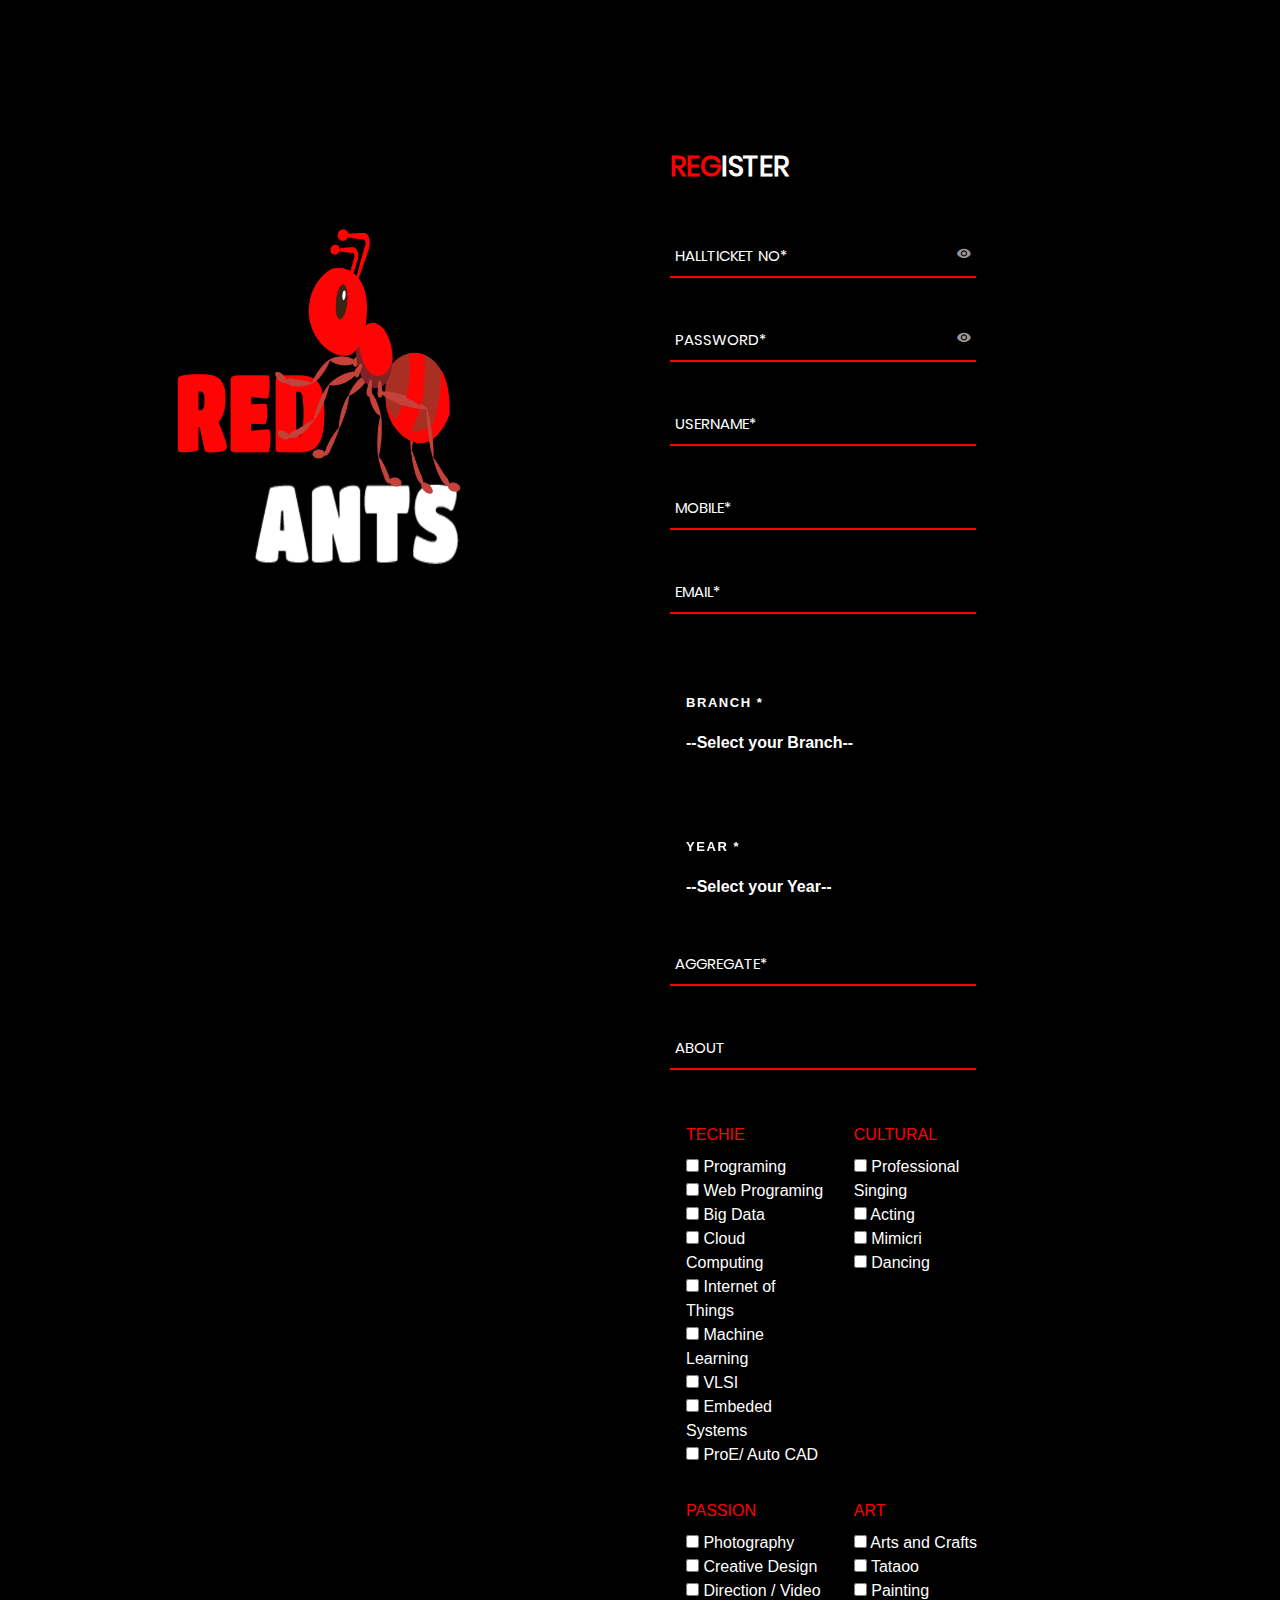
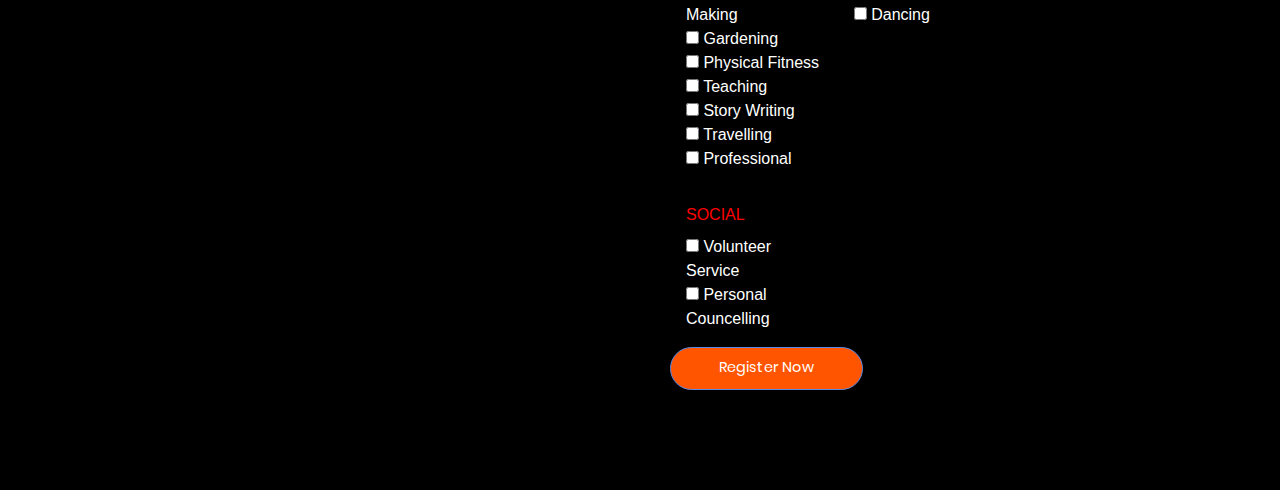
<file: regform.html>
<!--<?php
    session_start();

    if(!isset($_SESSION['logged'])){
        echo "<script>window.top.location='index.php'</script>"
    }
    else{
        if(($_SESSION['logged'])==false){
            echo "<script>window.top.location='index.php'</script>"
        }
    }
?>-->

<html>
    <head>
        <title>
            REDANTS 
        </title>
          <meta name="viewport" content="width=device-width, initial-scale=1">
<!--===============================================================================================-->  
  <link rel="icon" type="log/image/png" href="images/icons/favicon.ico"/>
<!--===============================================================================================-->
  <link rel="stylesheet" type="text/css" href="log/vendor/bootstrap/css/bootstrap.min.css">
<!--===============================================================================================-->
  <link rel="stylesheet" type="text/css" href="log/fonts/font-awesome-4.7.0/css/font-awesome.min.css">
<!--===============================================================================================-->
  <link rel="stylesheet" type="text/css" href="log/fonts/iconic/css/material-design-iconic-font.min.css">
<!--===============================================================================================-->
  <link rel="stylesheet" type="text/css" href="log/vendor/animate/animate.css">
<!--===============================================================================================-->  
  <link rel="stylesheet" type="text/css" href="log/vendor/css-hamburgers/hamburgers.min.css">
<!--===============================================================================================-->
  <link rel="stylesheet" type="text/css" href="log/vendor/animsition/css/animsition.min.css">
<!--===============================================================================================-->
  <link rel="stylesheet" type="text/css" href="log/vendor/select2/select2.min.css">
<!--===============================================================================================-->  
  <link rel="stylesheet" type="text/css" href="log/vendor/daterangepicker/daterangepicker.css">
<!--===============================================================================================-->
  <link rel="stylesheet" type="text/css" href="log/css/util.css">
  <link rel="stylesheet" type="text/css" href="log/css/main.css">
    <!-- Bootstrap CSS-->
    <link rel="stylesheet" href="vendor/bootstrap/css/bootstrap.min.css">
    <!-- Font Awesome CSS-->

    <!-- Custom Font Icons CSS-->
    <link rel="stylesheet" href="css/landy-iconfont.css">
    <!-- Google fonts - Open Sans-->
    <link rel="stylesheet" href="https://fonts.googleapis.com/css?family=Open+Sans:300,400,700,800">
    <!-- owl carousel-->
    <link rel="stylesheet" href="vendor/owl.carousel/assets/owl.carousel.css">
    <link rel="stylesheet" href="vendor/owl.carousel/assets/owl.theme.default.css">
    <!-- theme stylesheet-->
    <link rel="stylesheet" href="css/style.default.css" id="theme-stylesheet">
    <!-- Custom stylesheet - for your changes-->
  
    <!-- Favicon-->
    <link rel="shortcut icon" href="favicon.png">
    <!-- Tweaks for older IEs--><!--[if lt IE 9]>
        <script src="https://oss.maxcdn.com/html5shiv/3.7.3/html5shiv.min.js"></script>
        <script src="https://oss.maxcdn.com/respond/1.4.2/respond.min.js"></script><![endif]-->
        <script src="https://oss.maxcdn.com/respond/1.4.2/respond.min.js"></script><![endif]-->
           <!-- Stylesheets -->

  <link rel="stylesheet" href="css/set1.css">

         <script
  src="https://code.jquery.com/jquery-3.3.1.min.js"
  integrity="sha256-FgpCb/KJQlLNfOu91ta32o/NMZxltwRo8QtmkMRdAu8="
  crossorigin="anonymous"></script>


<style>
body {
  
    background-color: black;
  background-repeat: no-repeat;
  background-size: 750px 420px;
  background-position: left;
 }
</style>

    </head>
    <body>

       
<div id="main-wrapper">

          
  <div class="container-fluid">
        <div class="row">
         <div class="image col-lg-6 order-1 order-lg-2" style="top: 100"><img src="img/ralogo.png" alt="..." class="img-fluid">
<br><br><br><br><br>         </div>

            <div class="text col-lg-5 order-2 order-lg-2">

<style type="text/css">
  



/*//////////////////////////////////////////////////////////////////
[ FONT ]*/



* {
  margin: 0px; 
  padding: 0px; 
  box-sizing: border-box;
}

body, html {
  height: 100%;
  font-family: Poppins-Regular, sans-serif;
}

/*---------------------------------------------*/
a {
  font-family: Poppins-Regular;
  font-size: 14px;
  line-height: 1.7;
  color: #666666;
  margin: 0px;
  transition: all 0.4s;
  -webkit-transition: all 0.4s;
  -o-transition: all 0.4s;
  -moz-transition: all 0.4s;
}

a:focus {
  outline: none !important;
}

a:hover {
  text-decoration: none;
  color: #6a7dfe;
  color: -webkit-linear-gradient(left, #21d4fd, #b721ff);
  color: -o-linear-gradient(left, #21d4fd, #b721ff);
  color: -moz-linear-gradient(left, #21d4fd, #b721ff);
  color: linear-gradient(left, #21d4fd, #b721ff);
}

/*---------------------------------------------*/
h1,h2,h3,h4,h5,h6 {
  margin: 0px;
}

p {
  font-family: Poppins-Regular;
  font-size: 14px;
  line-height: 1.7;
  color: #666666;
  margin: 0px;
}

ul, li {
  margin: 0px;
  list-style-type: none;
}


/*---------------------------------------------*/
input {
  outline: none;
  border: none;
}

textarea {
  outline: none;
  border: none;
}

textarea:focus, input:focus {
  border-color: transparent !important;
}

input:focus::-webkit-input-placeholder { color:transparent; }
input:focus:-moz-placeholder { color:transparent; }
input:focus::-moz-placeholder { color:transparent; }
input:focus:-ms-input-placeholder { color:transparent; }

textarea:focus::-webkit-input-placeholder { color:transparent; }
textarea:focus:-moz-placeholder { color:transparent; }
textarea:focus::-moz-placeholder { color:transparent; }
textarea:focus:-ms-input-placeholder { color:transparent; }

input::-webkit-input-placeholder { color: #adadad;}
input:-moz-placeholder { color: #adadad;}
input::-moz-placeholder { color: #adadad;}
input:-ms-input-placeholder { color: #adadad;}

textarea::-webkit-input-placeholder { color: #adadad;}
textarea:-moz-placeholder { color: #adadad;}
textarea::-moz-placeholder { color: #adadad;}
textarea:-ms-input-placeholder { color: #adadad;}

/*---------------------------------------------*/
button {
  outline: none !important;
  border: none;
  background: transparent;
}

button:hover {
  cursor: pointer;
}

iframe {
  border: none !important;
}


/*//////////////////////////////////////////////////////////////////
[ Utility ]*/
.txt1 {

  font-size: 13px;
  color: #666666;
  line-height: 1.5;
}


  font-size: 13px;
  color: #333333;
  line-height: 1.5;
}

/*//////////////////////////////////////////////////////////////////
[ login ]*/

.limiter {
  width: 100%;
  margin: 0 auto;
}

.container-login100 {
  width: 100%;  
  min-height: 100vh;
  display: -webkit-box;
  display: -webkit-flex;
  display: -moz-box;
  display: -ms-flexbox;
  display: flex;
  flex-wrap: wrap;
  justify-content: center;
  align-items: center;
  padding: 15px;
  background: #ff5500;  
}

.wrap-login100 {
  width: 390px;
  background: #fff;
  border-radius: 10px;
  overflow: hidden;
  padding: 77px 55px 33px 55px;

  box-shadow: 0 5px 10px 0px #ff5500;
  -moz-box-shadow: 0 5px 10px 0px #ff5500;
  -webkit-box-shadow: 0 5px 10px 0px rgba(0, 0, 0, 0.1);
  -o-box-shadow: 0 5px 10px 0px rgba(0, 0, 0, 0.1);
  -ms-box-shadow: 0 5px 10px 0px rgba(0, 0, 0, 0.1);
}


/*------------------------------------------------------------------
[ Form ]*/

.login100-form {
  width: 100%;
}

.login100-form-title {
  display: block;

  font-size: 30px;
  color: #333333;
  line-height: 1.2;
  text-align: center;
}
.login100-form-title i {
  font-size: 60px;
}

/*------------------------------------------------------------------
[ Input ]*/

.wrap-input100 {
  width: 100%;
  position: relative;
  border-bottom: 2px solid red;
  margin-bottom: 37px;
}

.input100 {
  font-family: Poppins-Regular;
  font-size: 15px;
  color: #fff;
  line-height: 1.2;

  display: block;
  width: 100%;
  height: 45px;
  background: transparent;
  padding: 0 5px;
}

/*---------------------------------------------*/ 
.focus-input100 {
  position: absolute;
  display: block;
  width: 100%;
  height: 100%;
  top: 0;
  left: 0;
  pointer-events: none;
}

.focus-input100::before {
  content: "";
  display: block;
  position: absolute;
  bottom: -2px;
  left: 0;
  width: 0;
  height: 2px;

  -webkit-transition: all 0.4s;
  -o-transition: all 0.4s;
  -moz-transition: all 0.4s;
  transition: all 0.4s;

  background: #6a7dfe;
  background: -webkit-linear-gradient(left, #21d4fd, #b721ff);
  background: -o-linear-gradient(left, #21d4fd, #b721ff);
  background: -moz-linear-gradient(left, #21d4fd, #b721ff);
  background: linear-gradient(left, #21d4fd, #b721ff);
}

.focus-input100::after {
  font-family: Poppins-Regular;
  font-size: 15px;
  color: #fff;
  line-height: 1.2;

  content: attr(data-placeholder);
  display: block;
  width: 100%;
  position: absolute;
  top: 16px;
  left: 0px;
  padding-left: 5px;

  -webkit-transition: all 0.4s;
  -o-transition: all 0.4s;
  -moz-transition: all 0.4s;
  transition: all 0.4s;
}

.input100:focus + .focus-input100::after {
  top: -15px;
}

.input100:focus + .focus-input100::before {
  width: 100%;
}

.has-val.input100 + .focus-input100::after {
  top: -15px;
}

.has-val.input100 + .focus-input100::before {
  width: 100%;
}

/*---------------------------------------------*/
.btn-show-pass {
  font-size: 15px;
  color: #999999;

  display: -webkit-box;
  display: -webkit-flex;
  display: -moz-box;
  display: -ms-flexbox;
  display: flex;
  align-items: center;
  position: absolute;
  height: 100%;
  top: 0;
  right: 0;
  padding-right: 5px;
  cursor: pointer;
  -webkit-transition: all 0.4s;
  -o-transition: all 0.4s;
  -moz-transition: all 0.4s;
  transition: all 0.4s;
}

.btn-show-pass:hover {
  color: #ff5500;
  color: -webkit-linear-gradient(left, #ff5500, #b72);
}

.btn-show-pass.active {
  color: #ff5500;
  color: -webkit-linear-gradient(left, #ff5500, #b721ff);

}



/*------------------------------------------------------------------
[ Button ]*/
.container-login100-form-btn {
  display: -webkit-box;
  display: -webkit-flex;
  display: -moz-box;
  display: -ms-flexbox;
  display: flex;
  flex-wrap: wrap;
  justify-content: center;
  padding-top: 13px;
}

.wrap-login100-form-btn {
  width: 100%;
  display: block;
  position: relative;
  z-index: 1;
  border-radius: 25px;
  overflow: hidden;
  margin: 0 auto;
}

.login100-form-bgbtn {
  position: absolute;
  z-index: -1;
  width: 300%;
  height: 100%;
  background: #ff5500;

  top: 0;
  left: -100%;

  -webkit-transition: all 0.4s;
  -o-transition: all 0.4s;
  -moz-transition: all 0.4s;
  transition: all 0.4s;
}

.login100-form-btn {
  font-family: Poppins-Medium;
  font-size: 15px;
  color: #fff;
  line-height: 1.2;
  text-transform: uppercase;

  display: -webkit-box;
  display: -webkit-flex;
  display: -moz-box;
  display: -ms-flexbox;
  display: flex;
  justify-content: center;
  align-items: center;
  padding: 0 20px;
  width: 100%;
  height: 50px;
}

.wrap-login100-form-btn:hover .login100-form-bgbtn {
  left: 0;
}


/*------------------------------------------------------------------
[ Responsive ]*/

@media (max-width: 576px) {
  .wrap-login100 {
    padding: 77px 15px 33px 15px;
  }
}



/*------------------------------------------------------------------
[ Alert validate ]*/

.validate-input {
  position: relative;
}

.alert-validate::before {
  content: attr(data-validate);
  position: absolute;
  max-width: 70%;
  background-color: #fff;
  border: 1px solid #c80000;
  border-radius: 2px;
  padding: 4px 25px 4px 10px;
  top: 50%;
  -webkit-transform: translateY(-50%);
  -moz-transform: translateY(-50%);
  -ms-transform: translateY(-50%);
  -o-transform: translateY(-50%);
  transform: translateY(-50%);
  right: 0px;
  pointer-events: none;

  font-family: Poppins-Regular;
  color: #c80000;
  font-size: 13px;
  line-height: 1.4;
  text-align: left;

  visibility: hidden;
  opacity: 0;

  -webkit-transition: opacity 0.4s;
  -o-transition: opacity 0.4s;
  -moz-transition: opacity 0.4s;
  transition: opacity 0.4s;
}

.alert-validate::after {
  content: "\f06a";
  font-family: FontAwesome;
  font-size: 16px;
  color: #c80000;

  display: block;
  position: absolute;
  background-color: #fff;
  top: 50%;
  -webkit-transform: translateY(-50%);
  -moz-transform: translateY(-50%);
  -ms-transform: translateY(-50%);
  -o-transform: translateY(-50%);
  transform: translateY(-50%);
  right: 5px;
}

.alert-validate:hover:before {
  visibility: visible;
  opacity: 1;
}

@media (max-width: 992px) {
  .alert-validate::before {
    visibility: visible;
    opacity: 1;
  }
}






</style>

<br>
<br>      
  
<br>
	<form class="login100-form validate-form" method="get" action="changepwd.php">
         
       

        <div class="col-sm-8 md-12  right-side right " style="color: red">
                 <div style="right: px" >    <h3 style="color: white"> <strong style="color: red">REG</strong>ISTER</h3></div>
                 
     <br><br>
      <div class="wrap-input100 validate-input" data-validate="HALLTICKET NO">
            <span class="btn-show-pass">
              <i class="zmdi zmdi-eye"></i>
            </span>
            <input class="input100" type="password" name="HALLTICKET">
            <span class="focus-input100" data-placeholder="HALLTICKET NO*"></span>
          </div>
   
   
      <div class="wrap-input100 validate-input" data-validate="Enter password">
            <span class="btn-show-pass">
              <i class="zmdi zmdi-eye"></i>
            </span>
            <input class="input100" type="password" name="pass">
            <span class="focus-input100" data-placeholder="PASSWORD*"></span>
          </div>
     <div class="wrap-input100 validate-input">
            <input class="input100" type="text" name="Username">
            <span class="focus-input100" data-placeholder="USERNAME*"></span>
          </div>
            <div class="wrap-input100 validate-input">
            <input class="input100" type="number" name="phone number">
            <span class="focus-input100" data-placeholder="MOBILE*"></span>
          </div>

          <div class="wrap-input100 validate-input" data-validate = "Valid email is: a@b.c">
            <input class="input100" type="text" name="email">
            <span class="focus-input100" data-placeholder="EMAIL*"></span>
          </div>

        </span>
        <span class="input input--hoshi" myFont  >
          <label class="input__label input__label--hoshi input__label--hoshi-color-3">
            <span class="input__label-content input__label-content--hoshi" >Branch * </span>
          </label><br>

          

          <select class="input__field input__field--hoshi" type="text" name="branch" style="background-color: black" >
            <option value="">--Select your Branch--</option>
      <option value="cse">CSE</option>
            <option value="it">IT</option>
            <option value="ece">ECE</option>
            <option value="eee" >EEE</option>
            <option value="mech">MECH</option>
            <option value="civil">CIVIL</option>
          </select>
          
        </span>
        <span class="input input--hoshi">
          <label class="input__label input__label--hoshi input__label--hoshi-color-3">
            <span class="input__label-content input__label-content--hoshi">Year *</span>
          </label><br>
          <select class="input__field input__field--hoshi" name="year" type="text" style="background-color: black" >
            <option value="">--Select your Year--</option>
            <option value="I B.tech" >I B.Tech</option>
            <option value="II B.tech">II B.Tech</option>
            <option value="III B.tech">III B.Tech</option>
            <option value="IV B.tech">IV B.Tech</option>
          </select>
        </span>
        <div class="wrap-input100 validate-input">
            <input class="input100" type="number" name="aggregate">
            <span class="focus-input100" data-placeholder="AGGREGATE*"></span>
          </div>

              <div class="wrap-input100 validate-input">
            <input class="input100" type="text" name="about">
            <span class="focus-input100" data-placeholder="ABOUT"></span>
          </div>
    
    <div class="row">
    <div class="col-md-6">
      
    <span class="input input--hoshi" style="color: white">
          <label class="" for="check">
            <span class="" style="color: red "; >TECHIE</span><br>
          </label><br>
          <input type="checkbox" name="TE03" value="TE03"> Programing<br>
          <input type="checkbox" name="TE02" value="TE02"> Web Programing<br>
          <input type="checkbox" name="TE06" value="TE06"> Big Data<br>
          <input type="checkbox" name="TE09" value="TE09"> Cloud Computing<br>
          <input type="checkbox" name="TE04" value="TE04"> Internet of Things<br>
          <input type="checkbox" name="TE07" value="TE07"> Machine Learning<br>
          <input type="checkbox" name="TE05" value="TE05"> VLSI<br>
          <input type="checkbox" name="TE08" value="TE08"> Embeded Systems<br>
          <input type="checkbox" name="TE01" value="TE01"> ProE/ Auto CAD<br>

    </div>
    <div class="col-md-6">
        <span class="input input--hoshi"style="color: white">
          <label class="" for="check">
            <span class="" style="color: red "; >CULTURAL</span><br>
          </label><br>
          <input type="checkbox" name="CU03" value="CU03"> Professional Singing<br>
          <input type="checkbox" name="CU02" value="CU02"> Acting<br>
          <input type="checkbox" name="CU04" value="CU04"> Mimicri<br>
          <input type="checkbox" name="CU01" value="CU01"> Dancing<br>
    </div>
    <div class="col-md-6">
        <span class="input input--hoshi" style="color: white">
          <label class="" for="check">
            <span class="" style="color: red "; >PASSION</span><br>
          </label><br>
         <input type="checkbox" name="PA02" value="PA02"> Photography<br>
          <input type="checkbox" name="PA08" value="PA08"> Creative Design<br>
          <input type="checkbox" name="PA07" value="PA07"> Direction / Video Making<br>
          <input type="checkbox" name="PA03" value="PA03"> Gardening<br>
          <input type="checkbox" name="PA01" value="PA01"> Physical Fitness<br>
          <input type="checkbox" name="PA09" value="PA09"> Teaching<br>
          <input type="checkbox" name="PA05" value="PA05 "> Story Writing<br>
          <input type="checkbox" name="PA04" value="PA04 "> Travelling<br>
          <input type="checkbox" name="PA06" value="PA06 "> Professional<br>
    </div>
    <div class="col-md-6">
        <span class="input input--hoshi" style="color: white">
          <label class="" for="check">
            <span class="" style="color: red "; >ART</span><br>
          </label><br>
         <input type="checkbox" name="AR01" value="AR01"> Arts and Crafts<br>
          <input type="checkbox" name="AR02" value="AR02"> Tataoo<br>
          <input type="checkbox" name="AR03" value="AR03"> Painting<br>
          <input type="checkbox" name="AR04" value="AR04"> Dancing<br>
    </div>
    <div class="col-md-6">
        <span class="input input--hoshi" style="color: white" >
          <label class="" for="check">
            <span class="" style="color: red "; >SOCIAL</span><br>
          </label><br>
         <input type="checkbox" name="SO01" value="SO01"> Volunteer Service<br>
          <input type="checkbox" name="SO02" value="SO02"> Personal Councelling<br>
    </div>
    </div>
    <div id="temp"></div>
<script>


function reg(){

  var dataList = {
    'htno': document.forms['register']['htno'].value,
    'pwd': document.forms['register']['password'].value,
    'name': document.forms['register']['fname'].value,
    'mobile': document.forms['register']['mobile'].value,
    'email': document.forms['register']['email'].value,
    'branch': document.forms['register']['branch'].value,
    'year': document.forms['register']['year'].value,
    'aggregate': document.forms['register']['aggregate'].value,
    'about':document.forms['register']['about'].value,

    'TE01':document.forms['register']['TE01'].checked,
    'TE02':document.forms['register']['TE02'].checked,
    'TE03':document.forms['register']['TE03'].checked,
    'TE04':document.forms['register']['TE04'].checked,
    'TE05':document.forms['register']['TE05'].checked,
    'TE06':document.forms['register']['TE06'].checked,
    'TE07':document.forms['register']['TE07'].checked,
    'TE08':document.forms['register']['TE08'].checked,
    'TE09':document.forms['register']['TE09'].checked,

    'AR01':document.forms['register']['AR01'].checked,
    'AR02':document.forms['register']['AR02'].checked,
    'AR03':document.forms['register']['AR03'].checked,
    'AR04':document.forms['register']['AR04'].checked,

    'PA01':document.forms['register']['PA01'].checked,
    'PA02':document.forms['register']['PA02'].checked,
    'PA03':document.forms['register']['PA03'].checked,
    'PA04':document.forms['register']['PA04'].checked,
    'PA05':document.forms['register']['PA05'].checked,
    'PA06':document.forms['register']['PA06'].checked,
    'PA07':document.forms['register']['PA07'].checked,
    'PA08':document.forms['register']['PA08'].checked,
    'PA09':document.forms['register']['PA09'].checked,

    'CU01':document.forms['register']['CU01'].checked,
    'CU02':document.forms['register']['CU02'].checked,
    'CU03':document.forms['register']['CU03'].checked,
    'CU04':document.forms['register']['CU04'].checked,

    'SO01':document.forms['register']['SO01'].checked,
    'SO02':document.forms['register']['SO02'].checked

};

    

  $.ajax({
    type:'POST',
    url:'php/register.php',
    data:dataList,
    success:function(msg){
      $('#temp').html(msg);
    }
  });
  return false
}


</script>
        <div class="cta">
          <button class="btn btn-primary pull-left" onclick="reg()" style="background-color:#ff5500;" type="submit">
            Register Now
          </button>
          
</div>

</div>
    </div>

           
     
        </form>

  
        </div>
        </div>
        <!-- Javascript files-->
        <script src="https://code.jquery.com/jquery-3.2.1.min.js"></script>
        <script src="https://cdnjs.cloudflare.com/ajax/libs/popper.js/1.11.0/umd/popper.min.js"> </script>
        <script src="vendor/bootstrap/js/bootstrap.min.js"></script>
        <script src="vendor/jquery.cookie/jquery.cookie.js"> </script>
        <script src="vendor/owl.carousel/owl.carousel.min.js"></script>
        <script src="js/front.js"></script>

        <!--===============================================================================================-->
  <script src="log/vendor/jquery/jquery-3.2.1.min.js"></script>
<!--===============================================================================================-->
  <script src="log/vendor/animsition/js/animsition.min.js"></script>
<!--===============================================================================================-->
  <script src="log/vendor/bootstrap/js/popper.js"></script>
  <script src="log/vendor/bootstrap/js/bootstrap.min.js"></script>
<!--===============================================================================================-->
  <script src="log/vendor/select2/select2.min.js"></script>
<!--===============================================================================================-->
  <script src="log/vendor/daterangepicker/moment.min.js"></script>
  <script src="log/vendor/daterangepicker/daterangepicker.js"></script>
<!--===============================================================================================-->
  <script src="log/vendor/countdowntime/countdowntime.js"></script>
<!--===============================================================================================-->
  <script src="log/js/main.js"></script>


        <!-- Google Analytics: change UA-XXXXX-X to be your site's ID.-->
        <!---->
        <script>
          (function(b,o,i,l,e,r){b.GoogleAnalyticsObject=l;b[l]||(b[l]=
          function(){(b[l].q=b[l].q||[]).push(arguments)});b[l].l=+new Date;
          e=o.createElement(i);r=o.getElementsByTagName(i)[0];
          e.src='//www.google-analytics.com/analytics.js';
          r.parentNode.insertBefore(e,r)}(window,document,'script','ga'));
          ga('create','UA-XXXXX-X');ga('send','pageview');
        </script>
        
    </body>
</html>
</file>
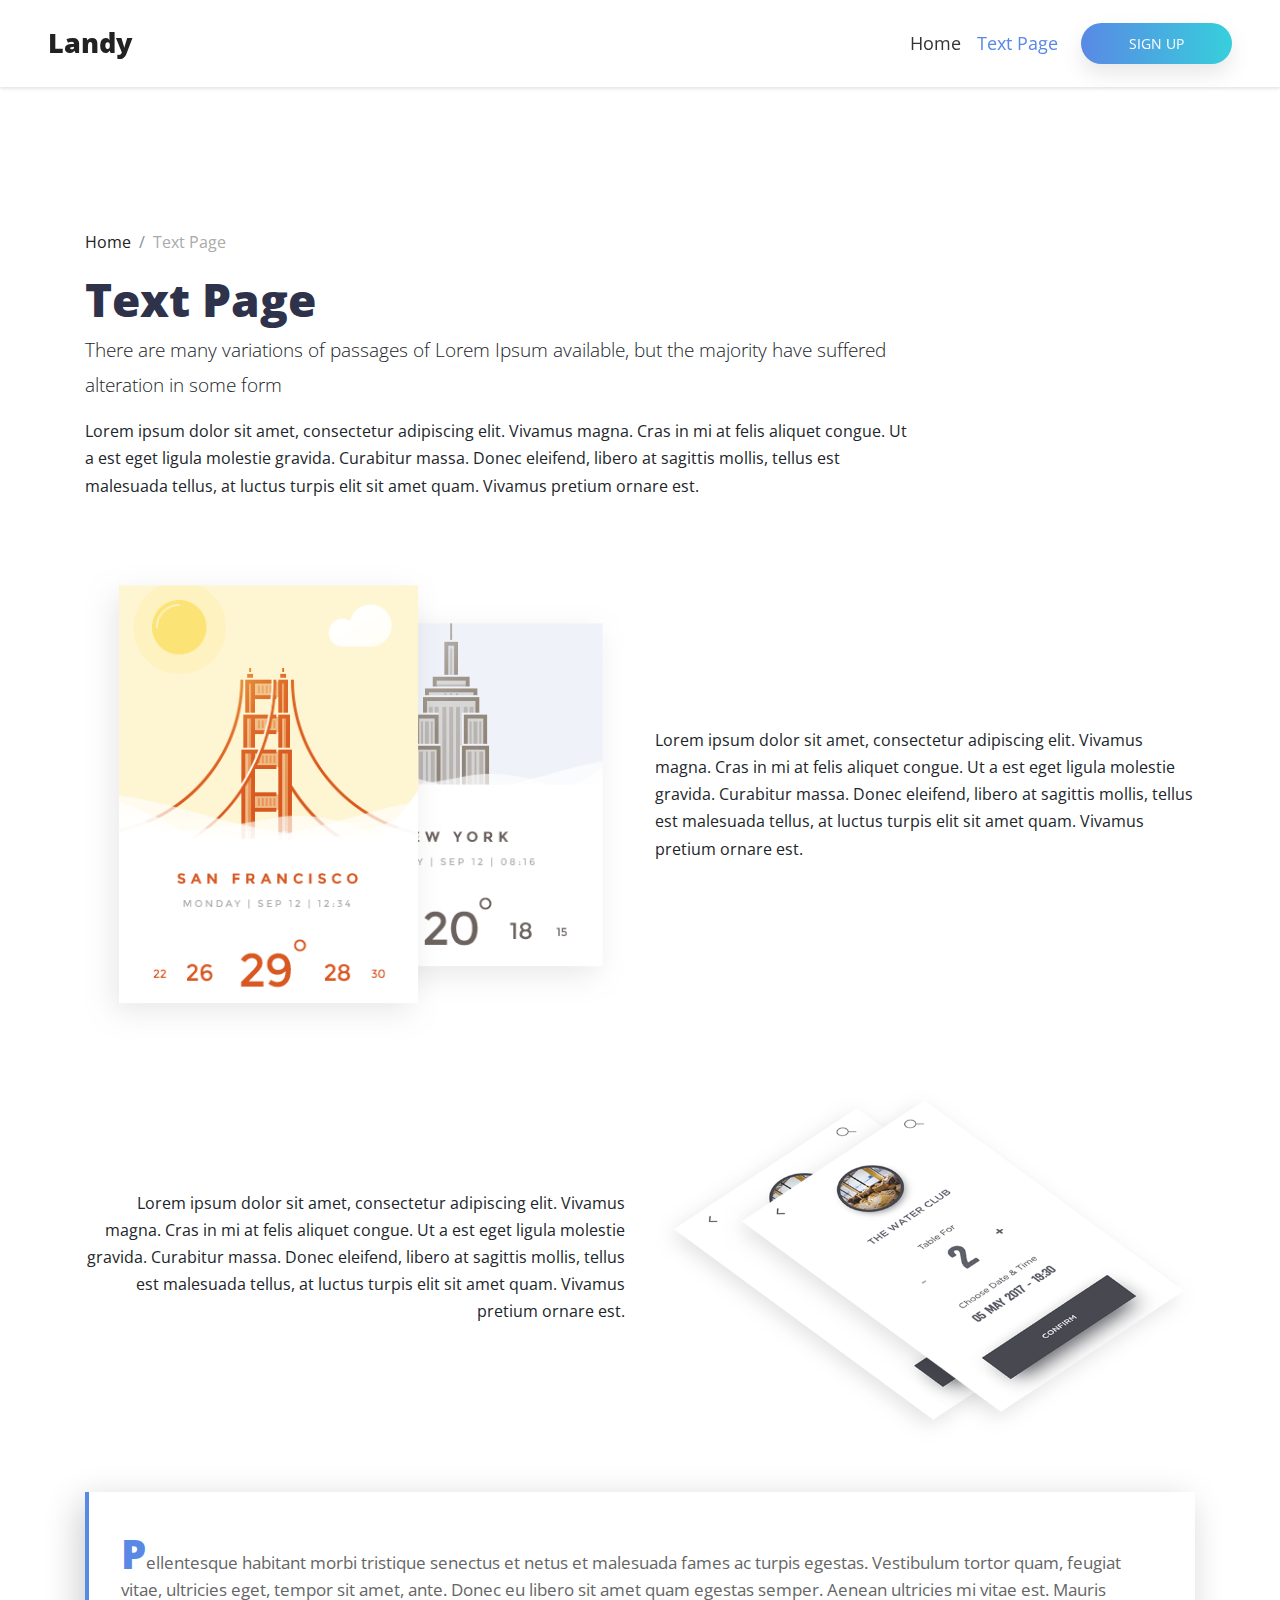
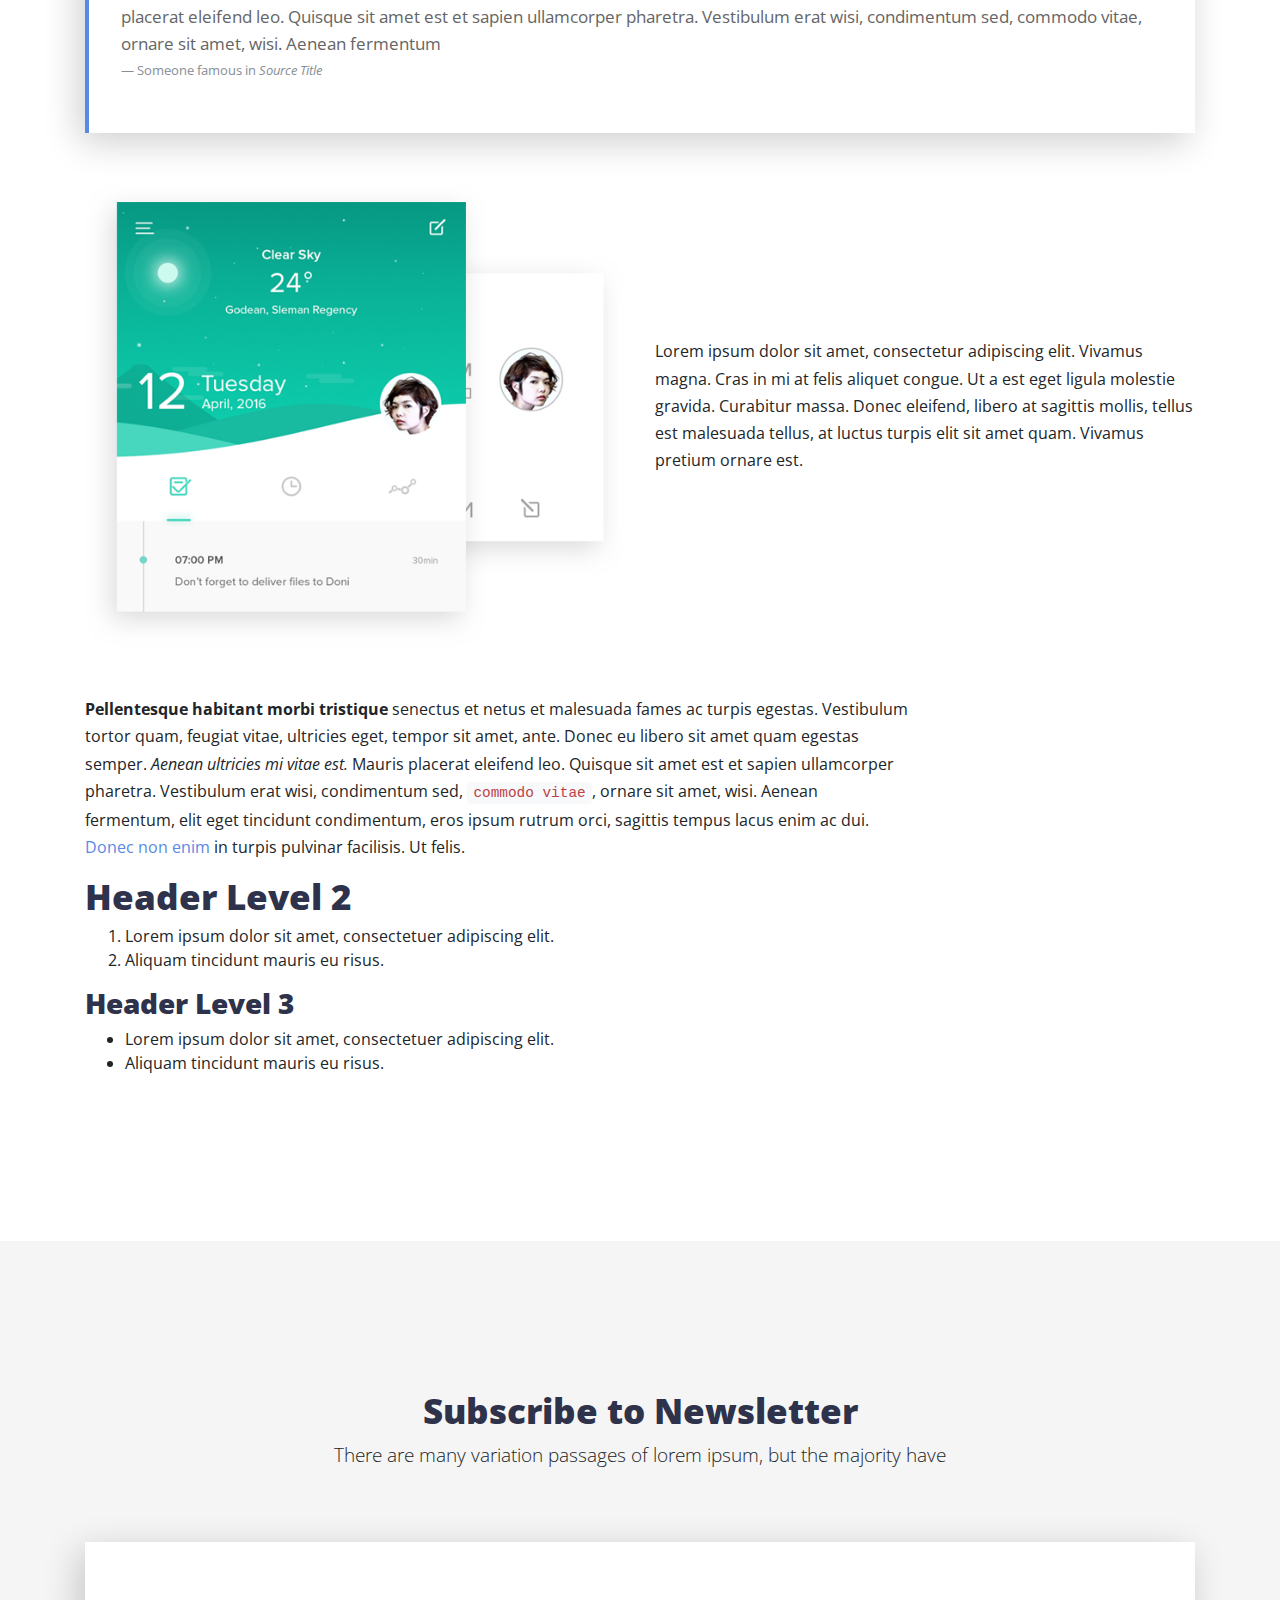
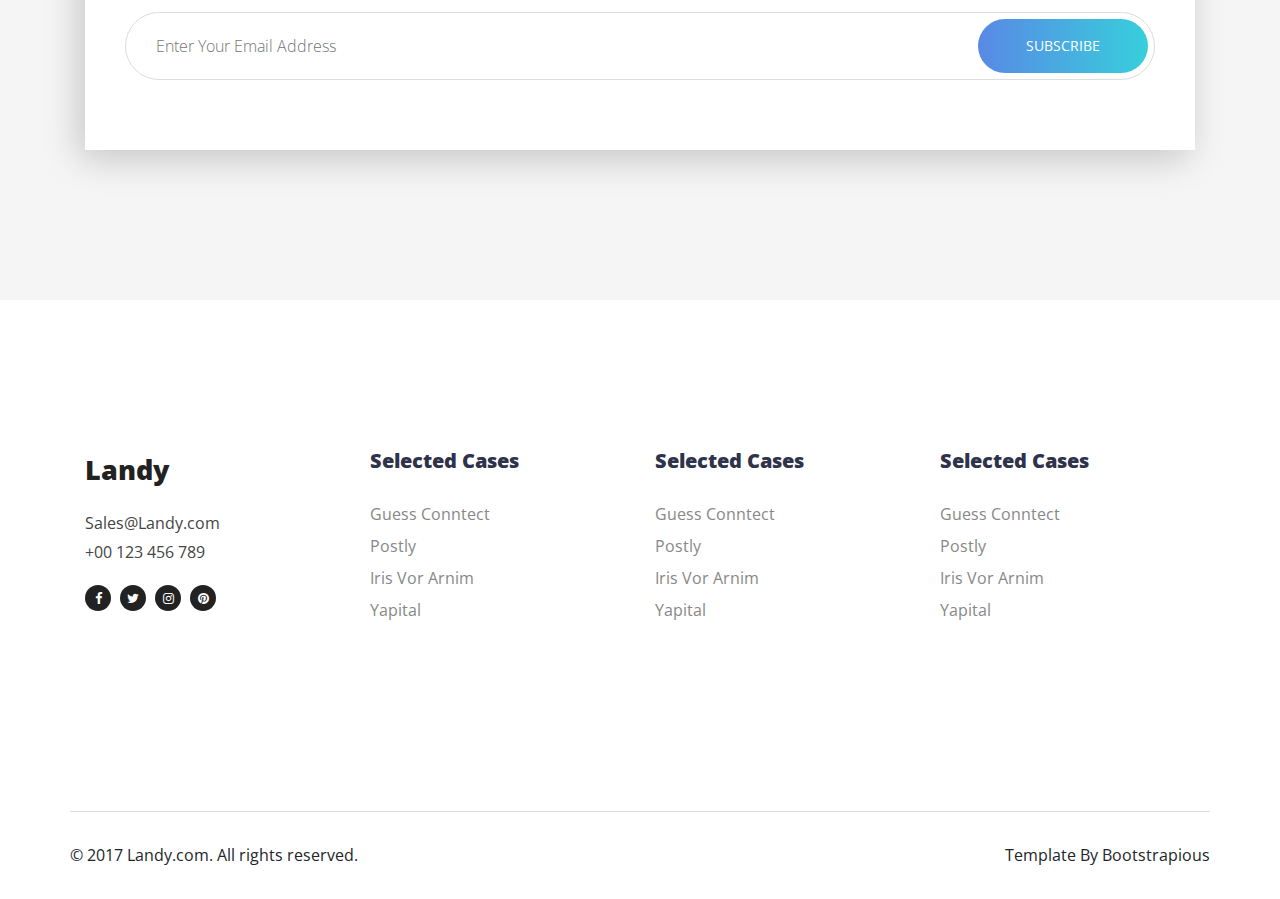
<file: text.html>
<!DOCTYPE html>
<html>
  <head>
    <meta charset="utf-8">
    <meta http-equiv="X-UA-Compatible" content="IE=edge">
    <title>Landy: Bootstrap 4 landing page template by Bootstrapious.com</title>
    <meta name="description" content="">
    <meta name="viewport" content="width=device-width, initial-scale=1">
    <meta name="robots" content="all,follow">
    <!-- Bootstrap CSS-->
    <link rel="stylesheet" href="vendor/bootstrap/css/bootstrap.min.css">
    <!-- Font Awesome CSS-->
    <link rel="stylesheet" href="vendor/font-awesome/css/font-awesome.min.css">
    <!-- Custom Font Icons CSS-->
    <link rel="stylesheet" href="css/landy-iconfont.css">
    <!-- Google fonts - Open Sans-->
    <link rel="stylesheet" href="https://fonts.googleapis.com/css?family=Open+Sans:300,400,700,800">
    <!-- owl carousel-->
    <link rel="stylesheet" href="vendor/owl.carousel/assets/owl.carousel.css">
    <link rel="stylesheet" href="vendor/owl.carousel/assets/owl.theme.default.css">
    <!-- theme stylesheet-->
    <link rel="stylesheet" href="css/style.default.css" id="theme-stylesheet">
    <!-- Custom stylesheet - for your changes-->
    <link rel="stylesheet" href="css/custom.css">
    <!-- Favicon-->
    <link rel="shortcut icon" href="favicon.png">
    <!-- Tweaks for older IEs--><!--[if lt IE 9]>
        <script src="https://oss.maxcdn.com/html5shiv/3.7.3/html5shiv.min.js"></script>
        <script src="https://oss.maxcdn.com/respond/1.4.2/respond.min.js"></script><![endif]-->
  </head>
  <body>
    <!-- navbar-->
    <header class="header">
      <nav class="navbar navbar-expand-lg fixed-top"><a href="index.html" class="navbar-brand">Landy</a>
        <button type="button" data-toggle="collapse" data-target="#navbarSupportedContent" aria-controls="navbarSupportedContent" aria-expanded="false" aria-label="Toggle navigation" class="navbar-toggler navbar-toggler-right"><span></span><span></span><span></span></button>
        <div id="navbarSupportedContent" class="collapse navbar-collapse">
          <ul class="navbar-nav ml-auto align-items-start align-items-lg-center">
            <li class="nav-item"><a href="index.html" class="nav-link link-scroll">Home </a></li>
            <li class="nav-item"><a href="text.html" class="nav-link active">Text Page</a></li>
          </ul>
          <div class="navbar-text">   
            <!-- Button trigger modal--><a href="#" data-toggle="modal" data-target="#exampleModal" class="btn btn-primary navbar-btn btn-shadow btn-gradient">Sign Up</a>
          </div>
        </div>
      </nav>
    </header>
    <!-- Modal-->
    <div id="exampleModal" tabindex="-1" role="dialog" aria-labelledby="exampleModalLabel" aria-hidden="true" class="modal fade">
      <div role="document" class="modal-dialog">
        <div class="modal-content">
          <div class="modal-header">
            <h5 id="exampleModalLabel" class="modal-title">Sign Up Modal</h5>
            <button type="button" data-dismiss="modal" aria-label="Close" class="close"><span aria-hidden="true">×</span></button>
          </div>
          <div class="modal-body">
            <form id="signupform" action="#">
              <div class="form-group">
                <label for="fullname">Full Name</label>
                <input type="text" name="fullname" placeholder="Full Name" id="fullname">
              </div>
              <div class="form-group">
                <label for="username">User Name</label>
                <input type="text" name="username" placeholder="User Name" id="username">
              </div>
              <div class="form-group">
                <label for="email">Email Address</label>
                <input type="text" name="email" placeholder="Email Address" id="email">
              </div>
              <div class="form-group">
                <button type="submit" class="submit btn btn-primary btn-shadow btn-gradient">Signup</button>
              </div>
            </form>
          </div>
        </div>
      </div>
    </div>
    <section>
      <div class="container">
        <div class="row block">
          <div class="col-lg-9">
            <ul class="breadcrumb">
              <li class="breadcrumb-item"><a href="./">Home</a></li>
              <li class="breadcrumb-item">Text Page</li>
            </ul>
            <h1>Text Page</h1>
            <p class="lead">There are many variations of passages of Lorem Ipsum available, but the majority have suffered alteration in some form</p>
            <p>Lorem ipsum dolor sit amet, consectetur adipiscing elit. Vivamus magna. Cras in mi at felis aliquet congue. Ut a est eget ligula molestie gravida. Curabitur massa. Donec eleifend, libero at sagittis mollis, tellus est malesuada tellus, at luctus turpis elit sit amet quam. Vivamus pretium ornare est.</p>
          </div>
        </div>
        <div class="row d-flex align-items-center block">
          <div class="col-lg-6 image"><img src="img/feature-1.png" alt="..." class="img-fluid"></div>
          <div class="col-lg-6 text">
            <p>Lorem ipsum dolor sit amet, consectetur adipiscing elit. Vivamus magna. Cras in mi at felis aliquet congue. Ut a est eget ligula molestie gravida. Curabitur massa. Donec eleifend, libero at sagittis mollis, tellus est malesuada tellus, at luctus turpis elit sit amet quam. Vivamus pretium ornare est.</p>
          </div>
        </div>
        <div class="row d-flex align-items-center block">
          <div class="col-lg-6 text text-right order-2 order-lg-1">
            <p>Lorem ipsum dolor sit amet, consectetur adipiscing elit. Vivamus magna. Cras in mi at felis aliquet congue. Ut a est eget ligula molestie gravida. Curabitur massa. Donec eleifend, libero at sagittis mollis, tellus est malesuada tellus, at luctus turpis elit sit amet quam. Vivamus pretium ornare est.</p>
          </div>
          <div class="col-lg-6 image order-1 order-lg-2"><img src="img/feature-2.png" alt="..." class="img-fluid"></div>
        </div>
        <div class="block">       
          <blockquote class="blockquote">
            <p class="mb-0">Pellentesque habitant morbi tristique senectus et netus et malesuada fames ac turpis egestas. Vestibulum tortor quam, feugiat vitae, ultricies eget, tempor sit amet, ante. Donec eu libero sit amet quam egestas semper. Aenean ultricies mi vitae est. Mauris placerat eleifend leo. Quisque sit amet est et sapien ullamcorper pharetra. Vestibulum erat wisi, condimentum sed, commodo vitae, ornare sit amet, wisi. Aenean fermentum</p>
            <footer class="blockquote-footer">Someone famous in 
              <cite title="Source Title">Source Title</cite>
            </footer>
          </blockquote>
        </div>
        <div class="row d-flex align-items-center block">
          <div class="col-lg-6 image"><img src="img/feature-3.png" alt="..." class="img-fluid"></div>
          <div class="col-lg-6 text">
            <p>Lorem ipsum dolor sit amet, consectetur adipiscing elit. Vivamus magna. Cras in mi at felis aliquet congue. Ut a est eget ligula molestie gravida. Curabitur massa. Donec eleifend, libero at sagittis mollis, tellus est malesuada tellus, at luctus turpis elit sit amet quam. Vivamus pretium ornare est.</p>
          </div>
        </div>
        <div class="row block no-margin-bottom">
          <div class="col-lg-9">
            <p><strong>Pellentesque habitant morbi tristique</strong> senectus et netus et malesuada fames ac turpis egestas. Vestibulum tortor quam, feugiat vitae, ultricies eget, tempor sit amet, ante. Donec eu libero sit amet quam egestas semper. <em>Aenean ultricies mi vitae est.</em> Mauris placerat eleifend leo. Quisque sit amet est et sapien ullamcorper pharetra. Vestibulum erat wisi, condimentum sed, <code>commodo vitae</code>, ornare sit amet, wisi. Aenean fermentum, elit eget tincidunt condimentum, eros ipsum rutrum orci, sagittis tempus lacus enim ac dui. <a href="#">Donec non enim</a> in turpis pulvinar facilisis. Ut felis.</p>
            <h2>Header Level 2</h2>
            <ol>
              <li>Lorem ipsum dolor sit amet, consectetuer adipiscing elit.</li>
              <li>Aliquam tincidunt mauris eu risus.</li>
            </ol>
            <h3>Header Level 3</h3>
            <ul>
              <li>Lorem ipsum dolor sit amet, consectetuer adipiscing elit.</li>
              <li>Aliquam tincidunt mauris eu risus.                    </li>
            </ul>
          </div>
        </div>
      </div>
    </section>
    <section class="newsletter bg-gray">
      <div class="container text-center">
        <h2>Subscribe to Newsletter</h2>
        <p class="lead">There are many variation passages of lorem ipsum, but the majority have</p>
        <div class="form-holder has-shadow">
          <form id="newsletterForm" action="#">
            <div class="form-group">
              <input type="email" name="email" id="email" placeholder="Enter Your Email Address">
              <button type="submit" class="btn btn-primary btn-gradient submit">Subscribe</button>
            </div>
          </form>
        </div>
      </div>
    </section>
    <footer class="main-footer">
      <div class="container">
        <div class="row">
          <div class="col-lg-3 col-md-6"><a href="#" class="brand">Landy</a>
            <ul class="contact-info list-unstyled">
              <li><a href="mailto:sales@landy.com">Sales@Landy.com</a></li>
              <li><a href="tel:123456789">+00 123 456 789</a></li>
            </ul>
            <ul class="social-icons list-inline">
              <li class="list-inline-item"><a href="#" target="_blank" title="Facebook"><i class="fa fa-facebook"></i></a></li>
              <li class="list-inline-item"><a href="#" target="_blank" title="Twitter"><i class="fa fa-twitter"></i></a></li>
              <li class="list-inline-item"><a href="#" target="_blank" title="Instagram"><i class="fa fa-instagram"></i></a></li>
              <li class="list-inline-item"><a href="#" target="_blank" title="Pinterest"><i class="fa fa-pinterest"></i></a></li>
            </ul>
          </div>
          <div class="col-lg-3 col-md-6">
            <h5>Selected Cases</h5>
            <ul class="links list-unstyled">
              <li> <a href="#">Guess Conntect</a></li>
              <li> <a href="#">Postly</a></li>
              <li> <a href="#">Iris Vor Arnim</a></li>
              <li> <a href="#">Yapital</a></li>
            </ul>
          </div>
          <div class="col-lg-3 col-md-6">
            <h5>Selected Cases</h5>
            <ul class="links list-unstyled">
              <li> <a href="#">Guess Conntect</a></li>
              <li> <a href="#">Postly</a></li>
              <li> <a href="#">Iris Vor Arnim</a></li>
              <li> <a href="#">Yapital</a></li>
            </ul>
          </div>
          <div class="col-lg-3 col-md-6">
            <h5>Selected Cases</h5>
            <ul class="links list-unstyled">
              <li> <a href="#">Guess Conntect</a></li>
              <li> <a href="#">Postly</a></li>
              <li> <a href="#">Iris Vor Arnim</a></li>
              <li> <a href="#">Yapital</a></li>
            </ul>
          </div>
        </div>
      </div>
      <div class="copyrights">
        <div class="container">
          <div class="row">
            <div class="col-md-7">
              <p>&copy; 2017 Landy.com. All rights reserved.                        </p>
            </div>
            <div class="col-md-5 text-right">
              <p>Template By <a href="https://bootstrapious.com/" class="external">Bootstrapious</a>  </p>
              <!-- Please do not remove the backlink to Bootstrapious unless you support us at http://bootstrapious.com/donate. It is part of the license conditions. Thanks for understanding :) -->
            </div>
          </div>
        </div>
      </div>
    </footer>
    <!-- Javascript files-->
    <script src="https://code.jquery.com/jquery-3.2.1.min.js"></script>
    <script src="https://cdnjs.cloudflare.com/ajax/libs/popper.js/1.11.0/umd/popper.min.js"> </script>
    <script src="vendor/bootstrap/js/bootstrap.min.js"></script>
    <script src="vendor/jquery.cookie/jquery.cookie.js"> </script>
    <script src="vendor/owl.carousel/owl.carousel.min.js"></script>
    <script src="js/front.js"></script>
    <!-- Google Analytics: change UA-XXXXX-X to be your site's ID.-->
    <!---->
    <script>
      (function(b,o,i,l,e,r){b.GoogleAnalyticsObject=l;b[l]||(b[l]=
      function(){(b[l].q=b[l].q||[]).push(arguments)});b[l].l=+new Date;
      e=o.createElement(i);r=o.getElementsByTagName(i)[0];
      e.src='//www.google-analytics.com/analytics.js';
      r.parentNode.insertBefore(e,r)}(window,document,'script','ga'));
      ga('create','UA-XXXXX-X');ga('send','pageview');
    </script>
  </body>
</html>
</file>
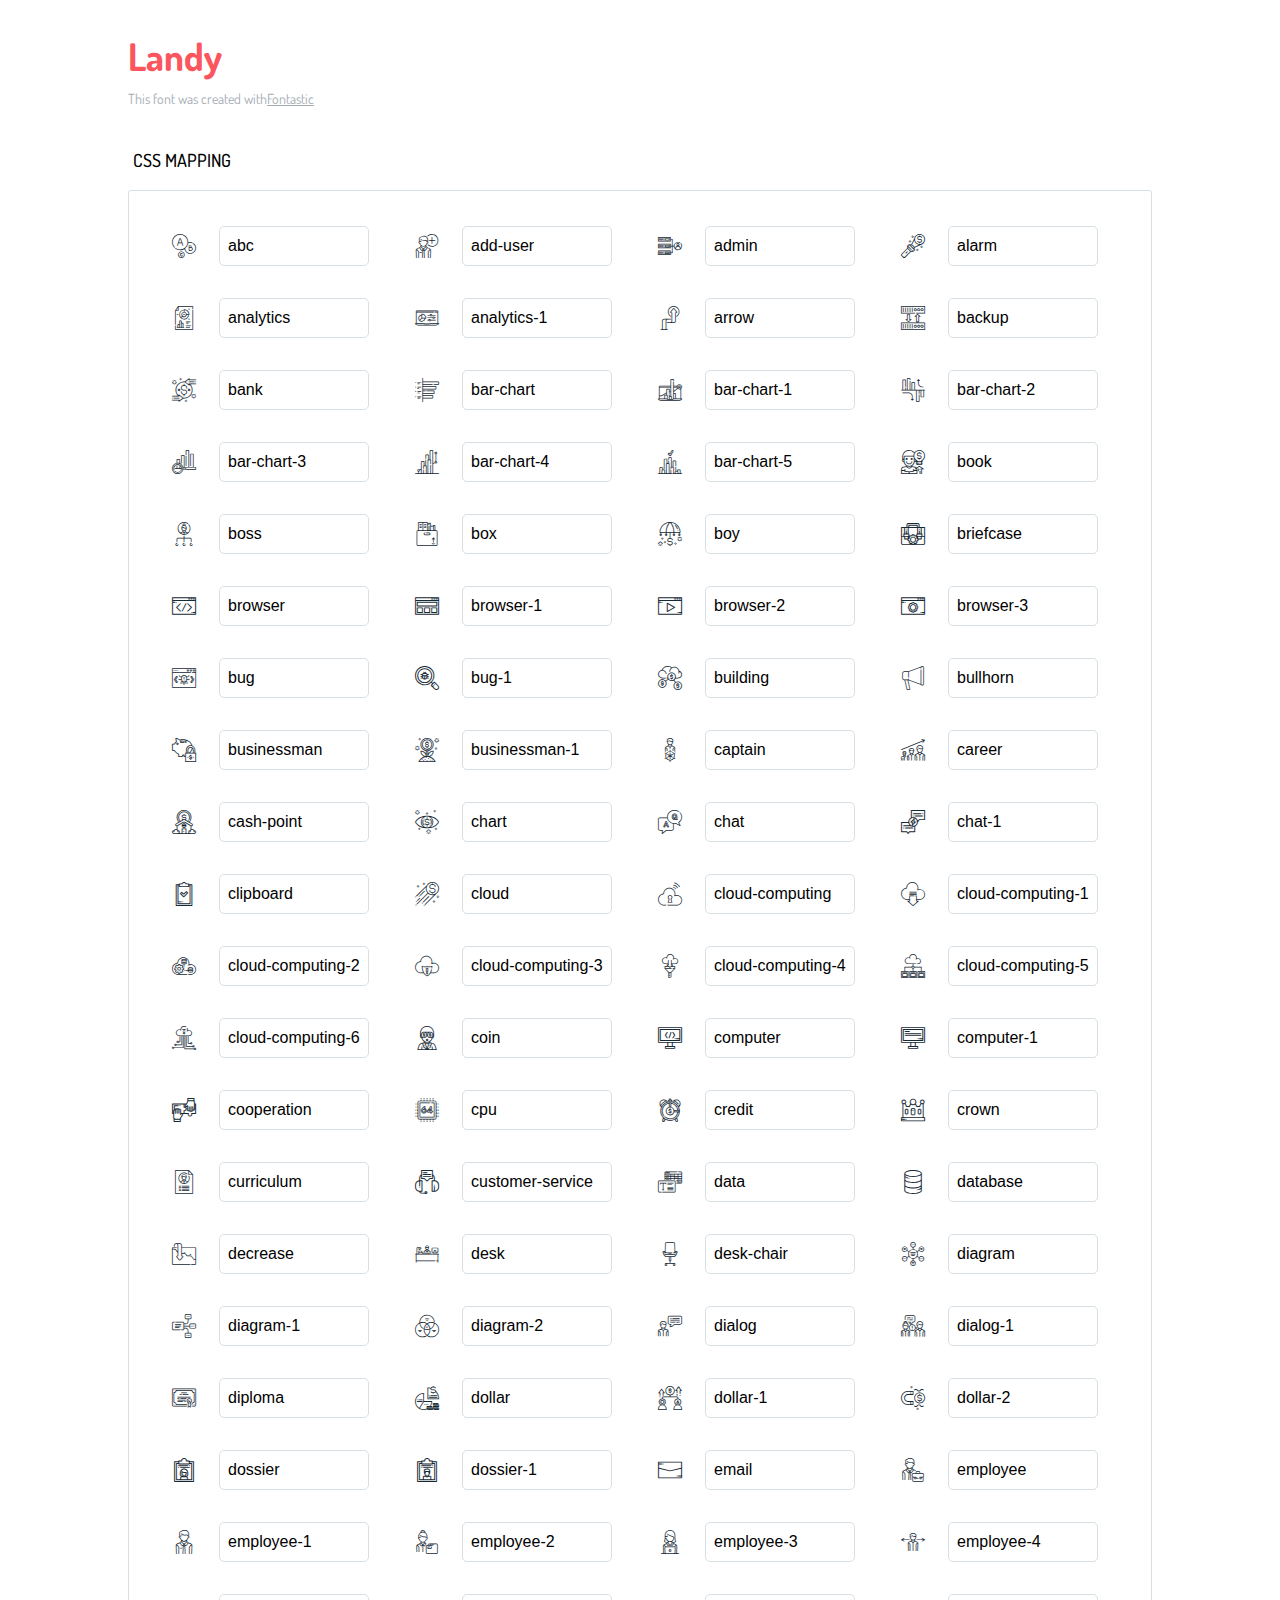
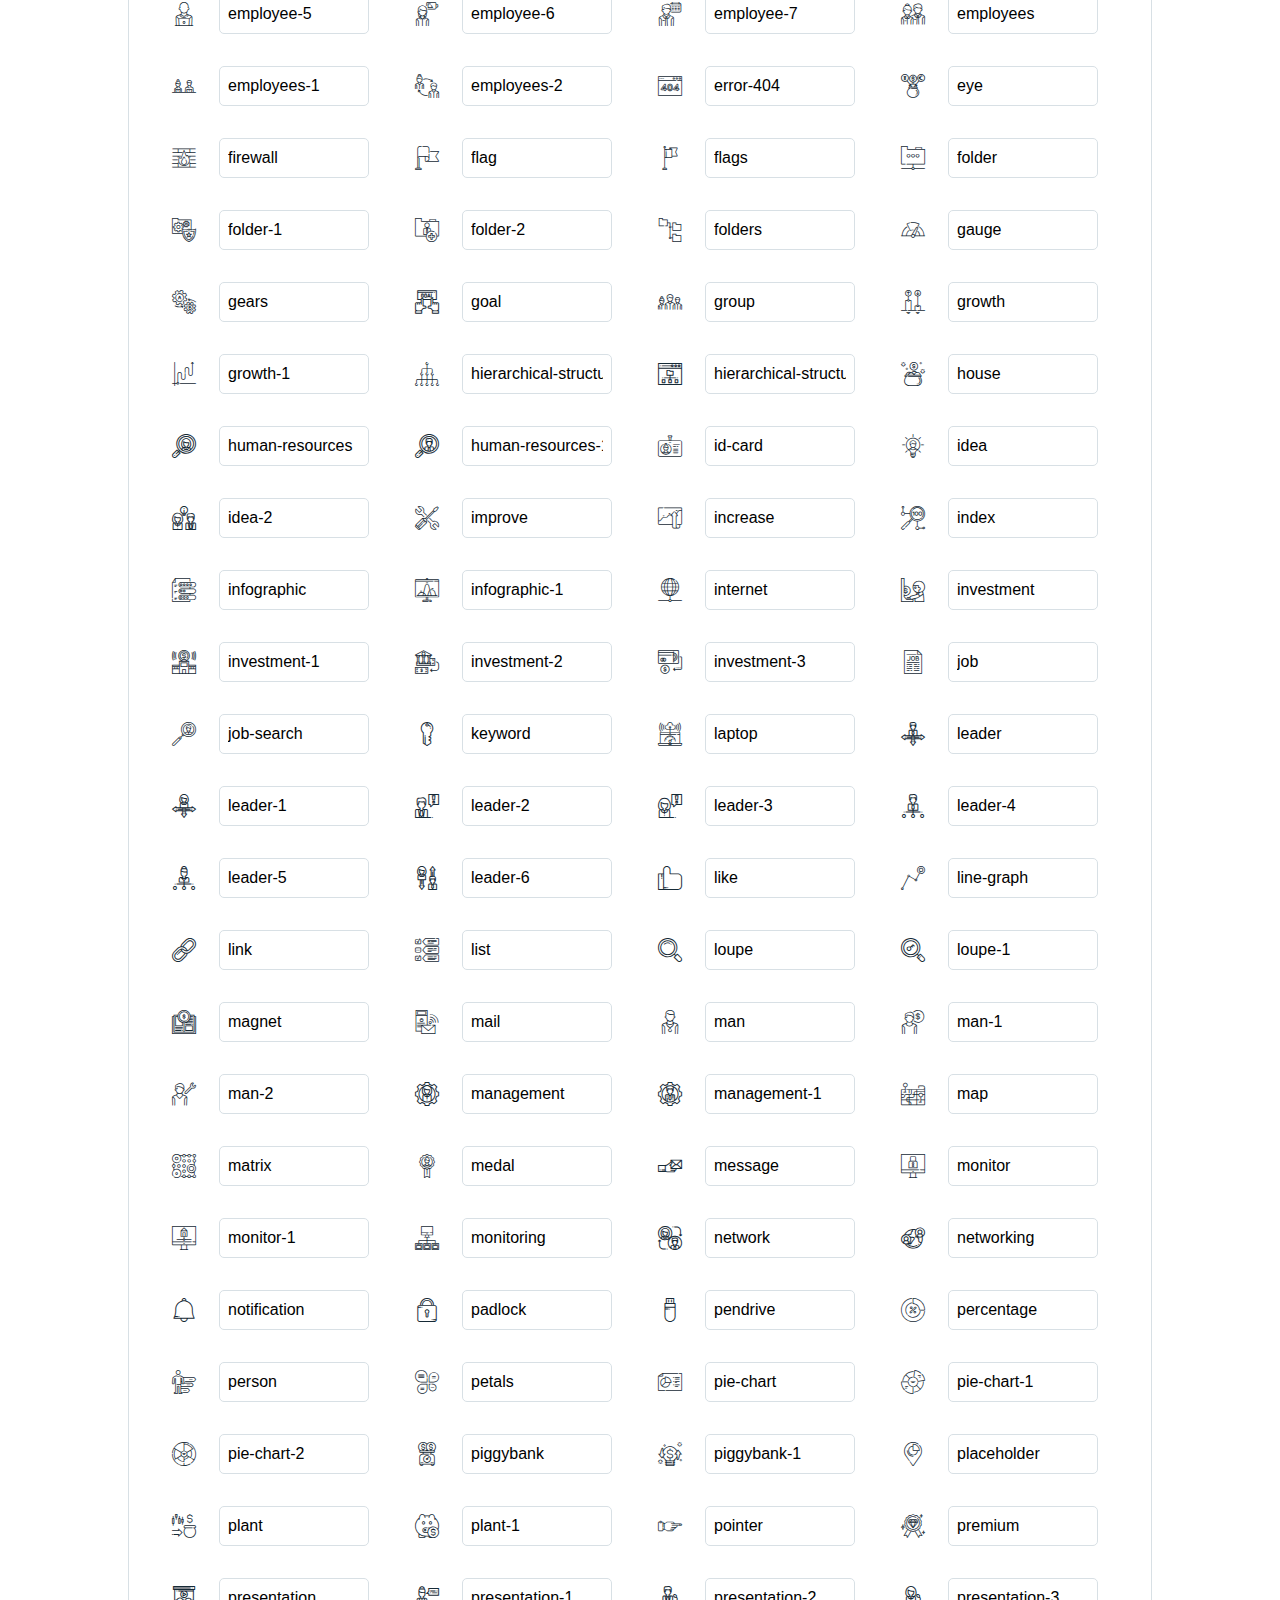
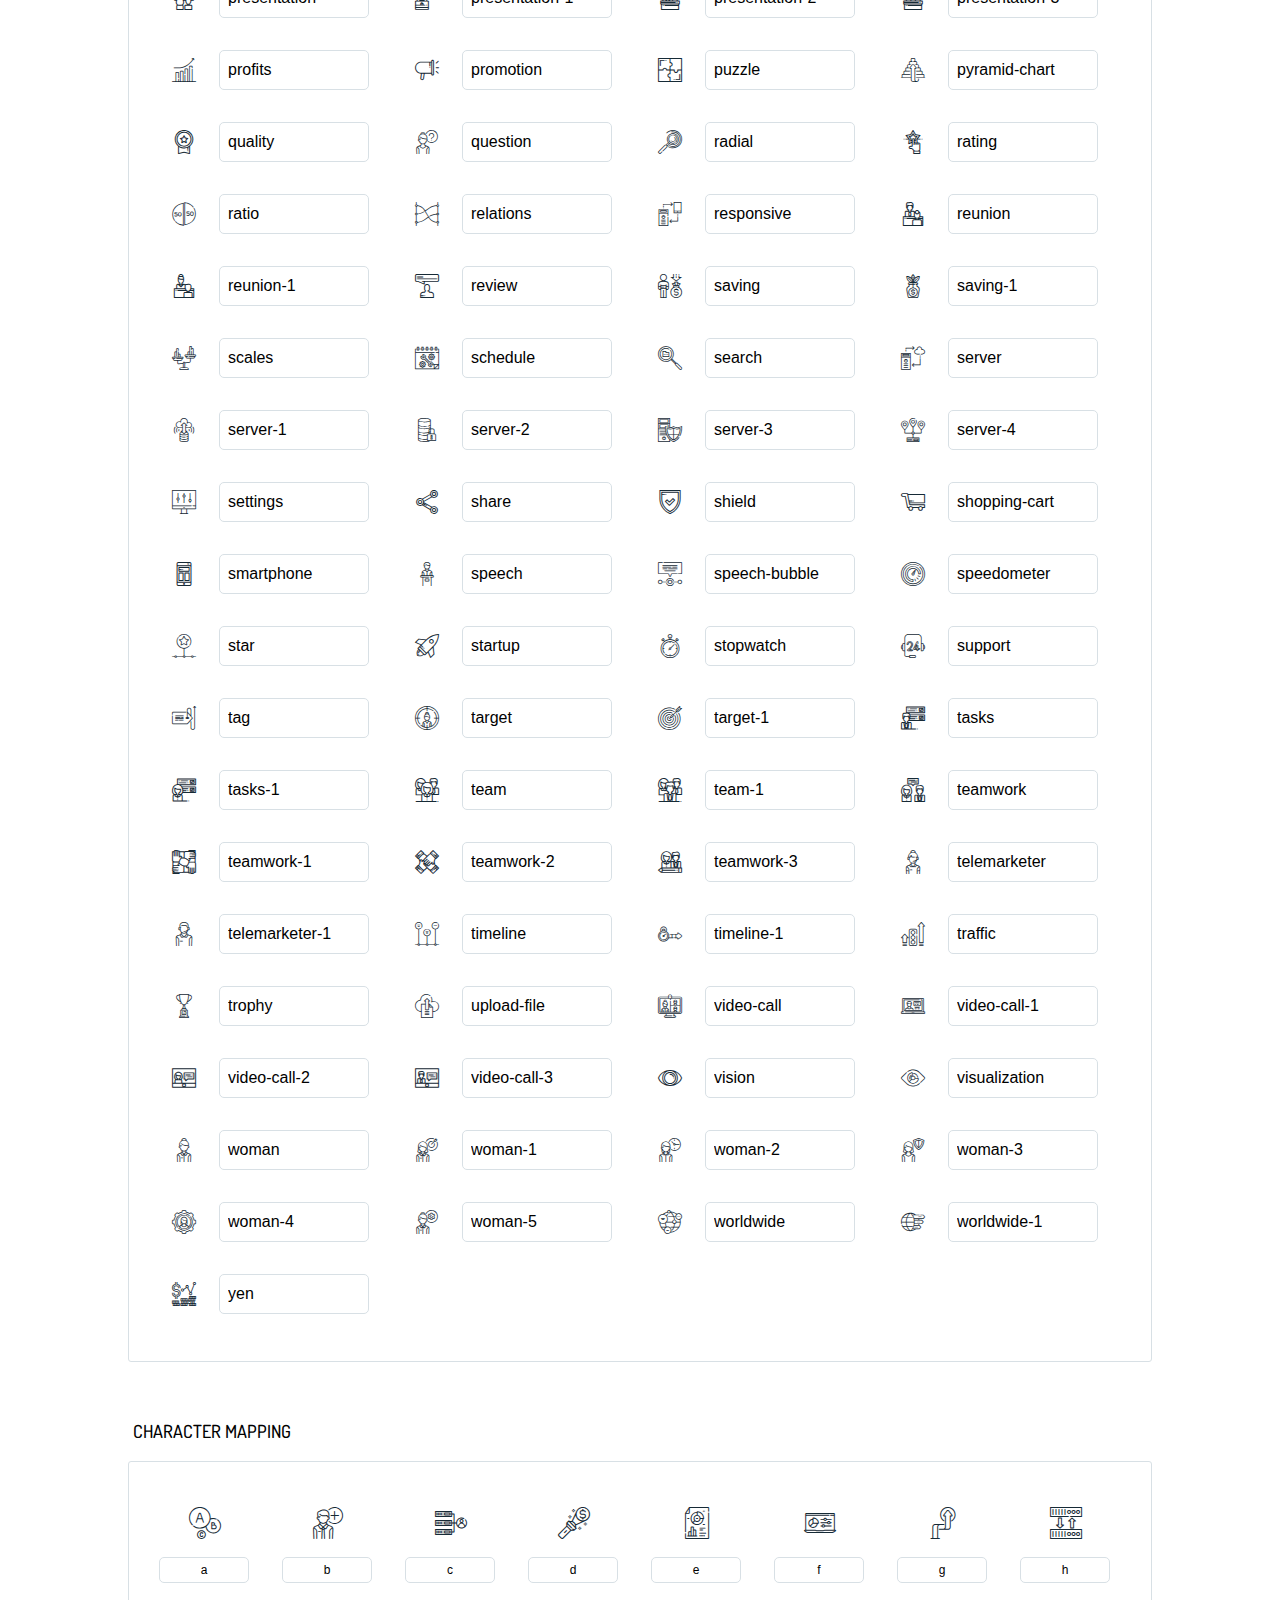
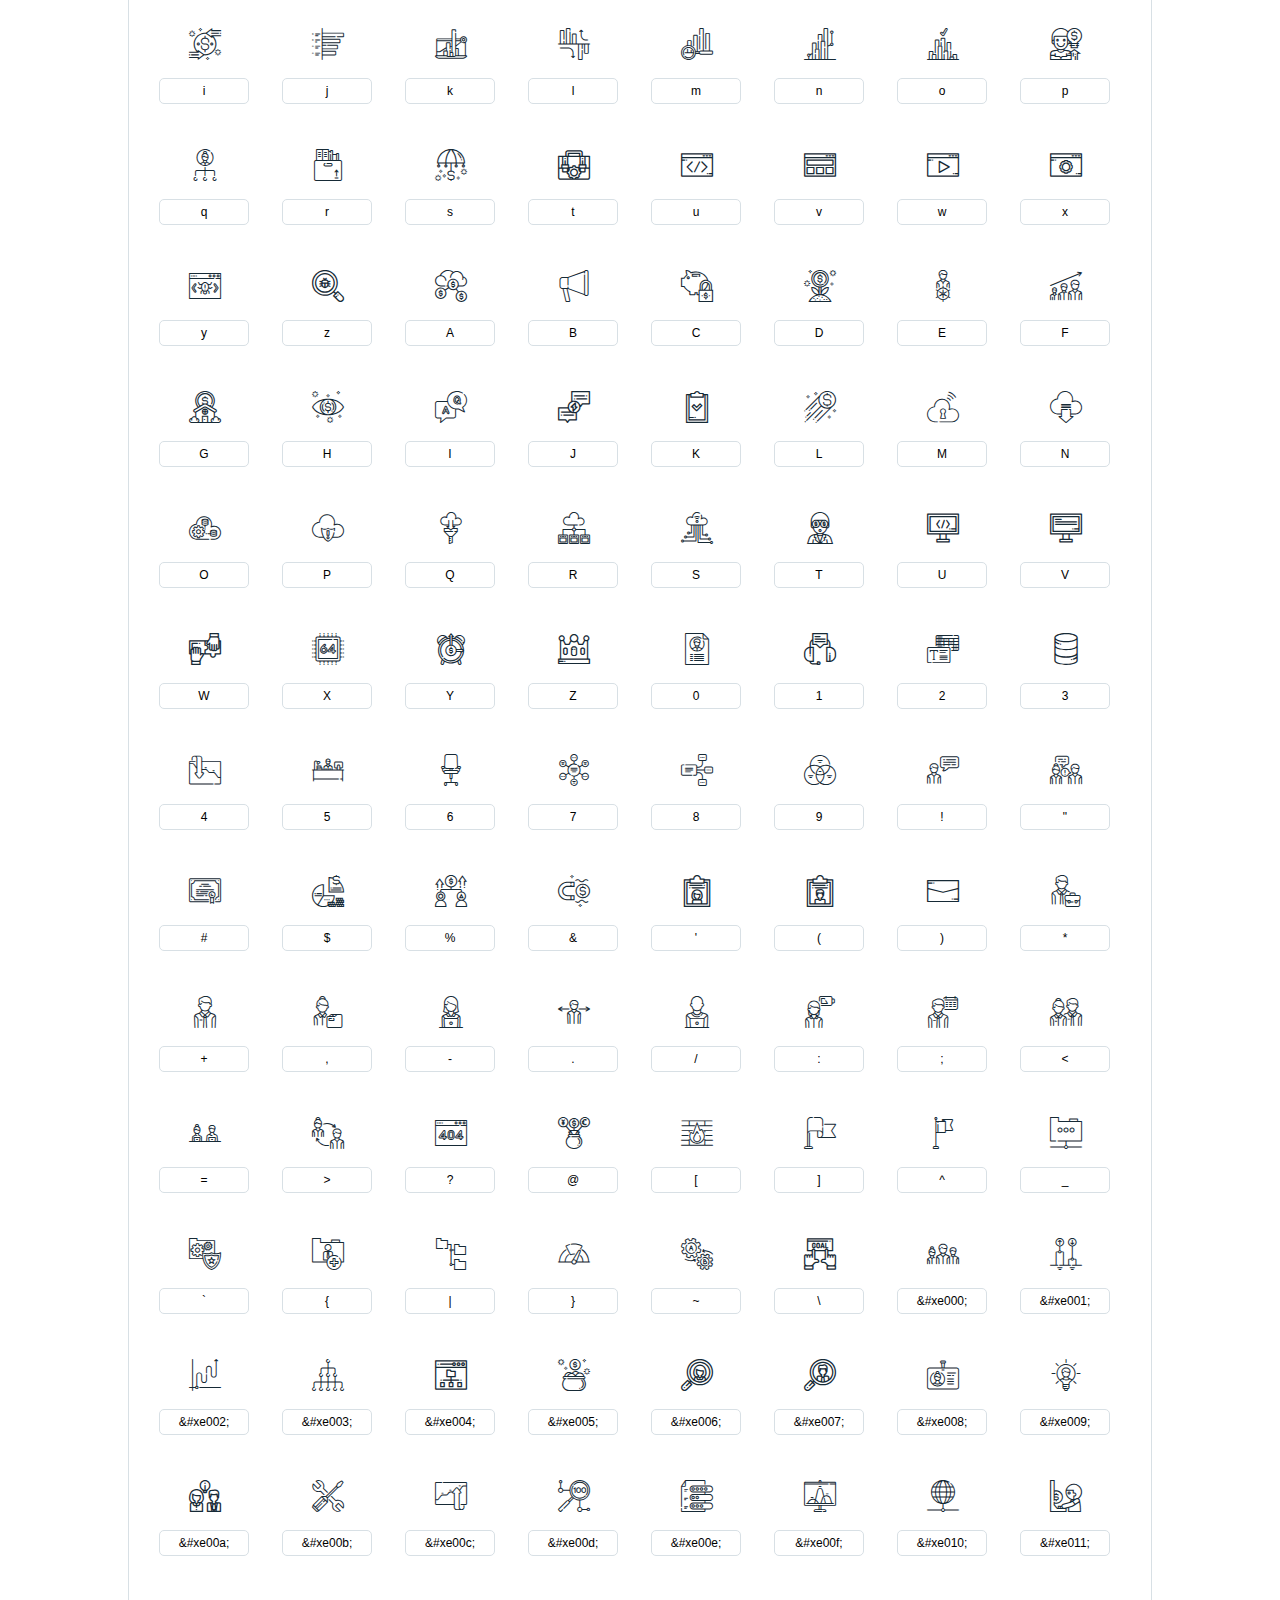
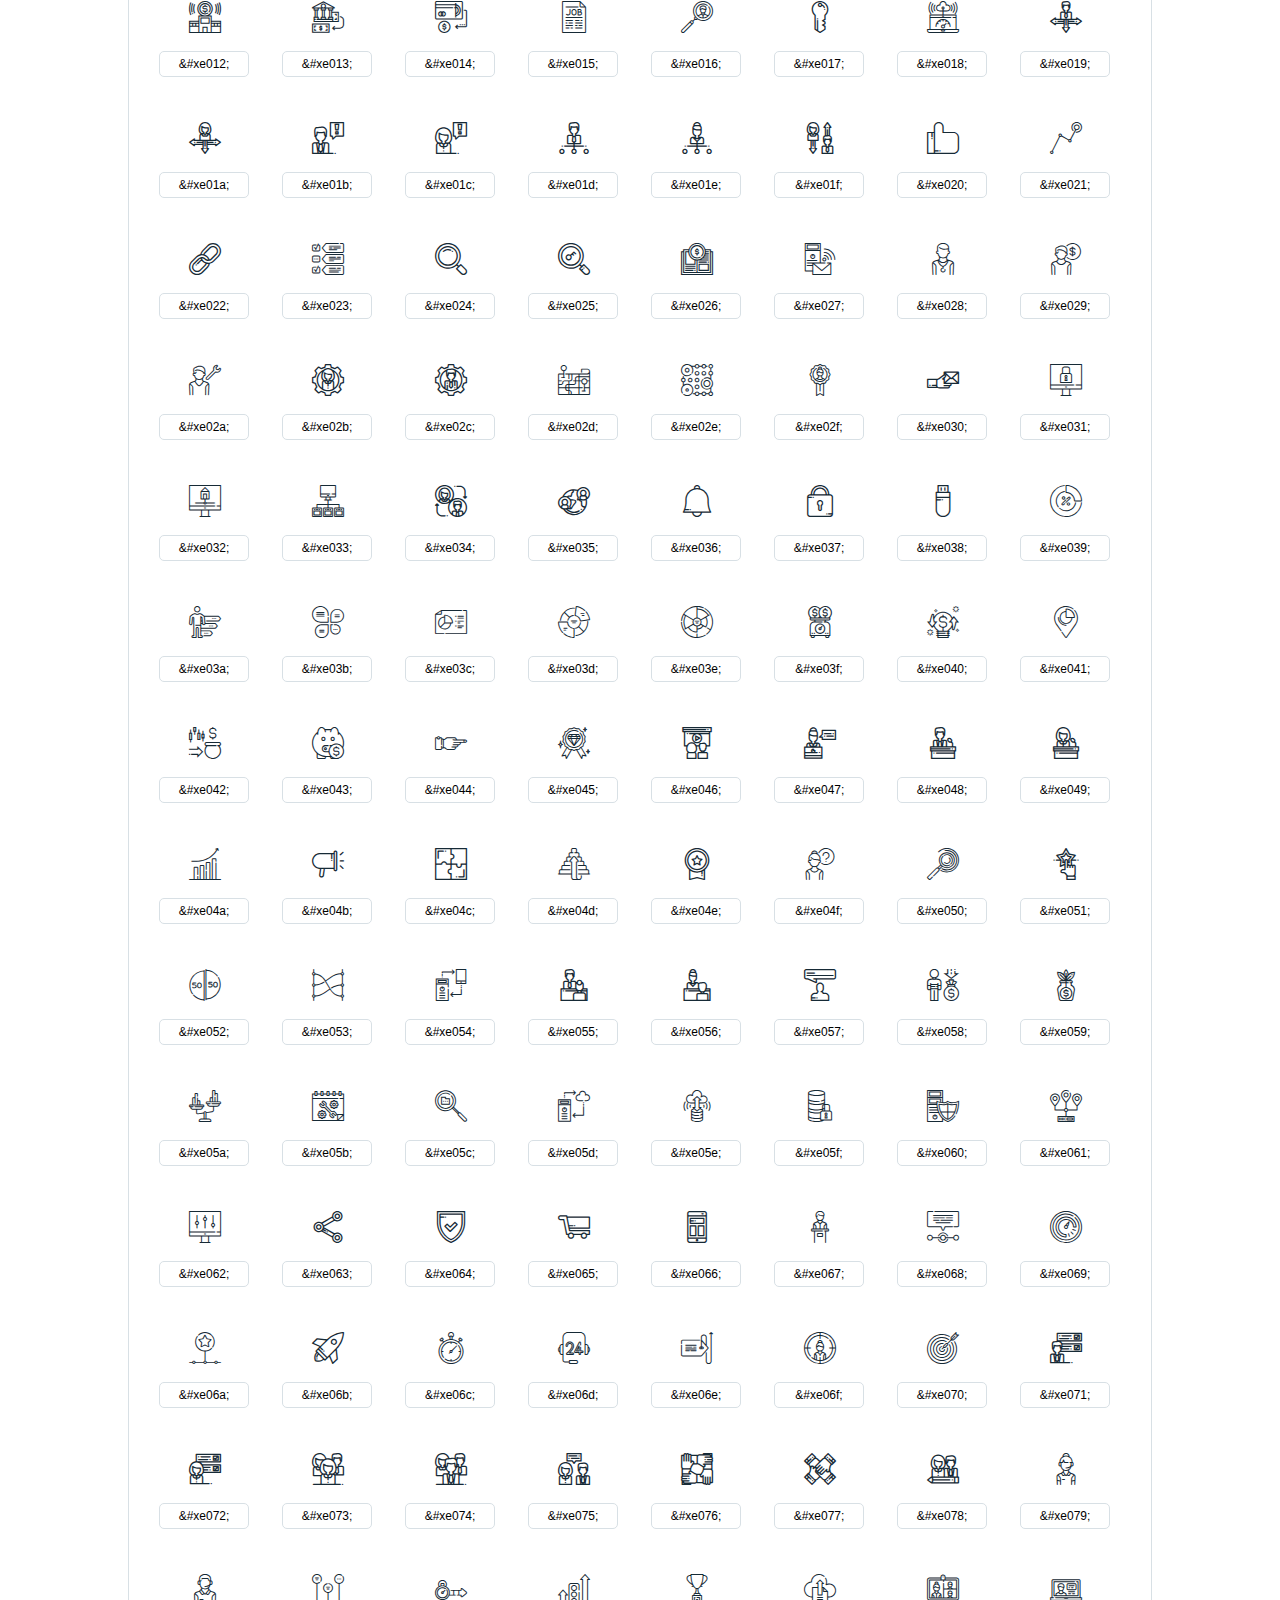
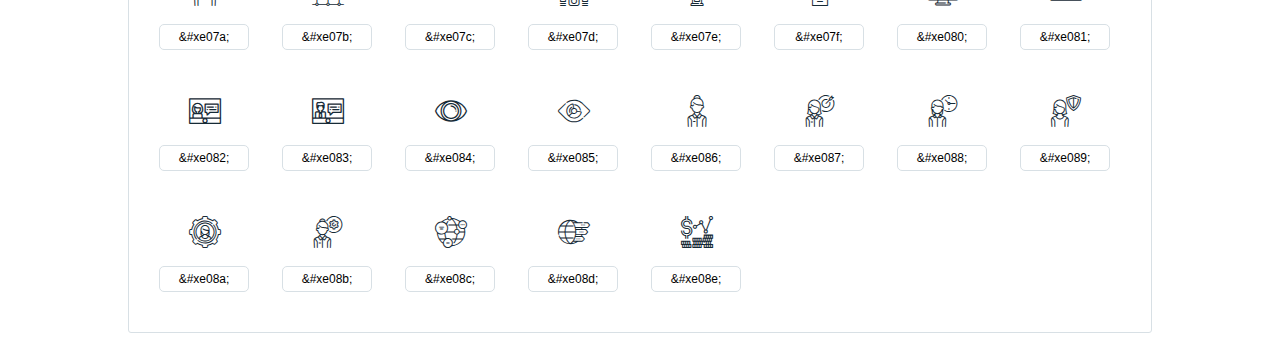
<file: icons-reference/icons-reference.html>
<!DOCTYPE html>
<html lang="en">
  <head>
    <meta charset="utf-8">
    <meta http-equiv="X-UA-Compatible" content="IE=edge,chrome=1">
    <meta name="viewport" content="width=device-width,initial-scale=1">
    <title>Font Reference - Landy</title>
    <link href="http://fonts.googleapis.com/css?family=Dosis:400,500,700" rel="stylesheet" type="text/css">
    <link rel="stylesheet" href="styles.css">
    <style type="text/css">html,body,div,span,applet,object,iframe,h1,h2,h3,h4,h5,h6,p,blockquote,pre,a,abbr,acronym,address,big,cite,code,del,dfn,em,img,ins,kbd,q,s,samp,small,strike,strong,sub,sup,tt,var,dl,dt,dd,ol,ul,li,fieldset,form,label,legend,table,caption,tbody,tfoot,thead,tr,th,td{margin:0;padding:0;border:0;outline:0;font-weight:inherit;font-style:inherit;font-family:inherit;font-size:100%;vertical-align:baseline}body{line-height:1;color:#000;background:#fff}ol,ul{list-style:none}table{border-collapse:separate;border-spacing:0;vertical-align:middle}caption,th,td{text-align:left;font-weight:normal;vertical-align:middle}a img{border:none}*{-webkit-box-sizing:border-box;-moz-box-sizing:border-box;box-sizing:border-box}body{font-family:'Dosis','Tahoma',sans-serif}.container{margin:15px auto;width:80%}h1{margin:40px 0 20px;font-weight:700;font-size:38px;line-height:32px;color:#fb565e}h2{font-size:18px;padding:0 0 21px 5px;margin:45px 0 0 0;text-transform:uppercase;font-weight:500}.small{font-size:14px;color:#a5adb4;}.small a{color:#a5adb4;}.small a:hover{color:#fb565e}.glyphs.character-mapping{margin:0 0 20px 0;padding:20px 0 20px 30px;color:rgba(0,0,0,0.5);border:1px solid #d8e0e5;-webkit-border-radius:3px;border-radius:3px;}.glyphs.character-mapping li{margin:0 30px 20px 0;display:inline-block;width:90px}.glyphs.character-mapping .icon{margin:10px 0 10px 15px;padding:15px;position:relative;width:55px;height:55px;color:#162a36 !important;overflow:hidden;-webkit-border-radius:3px;border-radius:3px;font-size:32px;}.glyphs.character-mapping .icon svg{fill:#000}.glyphs.character-mapping input{margin:0;padding:5px 0;line-height:12px;font-size:12px;display:block;width:100%;border:1px solid #d8e0e5;-webkit-border-radius:5px;border-radius:5px;text-align:center;outline:0;}.glyphs.character-mapping input:focus{border:1px solid #fbde4a;-webkit-box-shadow:inset 0 0 3px #fbde4a;box-shadow:inset 0 0 3px #fbde4a}.glyphs.character-mapping input:hover{-webkit-box-shadow:inset 0 0 3px #fbde4a;box-shadow:inset 0 0 3px #fbde4a}.glyphs.css-mapping{margin:0 0 60px 0;padding:30px 0 20px 30px;color:rgba(0,0,0,0.5);border:1px solid #d8e0e5;-webkit-border-radius:3px;border-radius:3px;}.glyphs.css-mapping li{margin:0 30px 20px 0;padding:0;display:inline-block;overflow:hidden}.glyphs.css-mapping .icon{margin:0;margin-right:10px;padding:13px;height:50px;width:50px;color:#162a36 !important;overflow:hidden;float:left;font-size:24px}.glyphs.css-mapping input{margin:0;margin-top:5px;padding:8px;line-height:16px;font-size:16px;display:block;width:150px;height:40px;border:1px solid #d8e0e5;-webkit-border-radius:5px;border-radius:5px;background:#fff;outline:0;float:right;}.glyphs.css-mapping input:focus{border:1px solid #fbde4a;-webkit-box-shadow:inset 0 0 3px #fbde4a;box-shadow:inset 0 0 3px #fbde4a}.glyphs.css-mapping input:hover{-webkit-box-shadow:inset 0 0 3px #fbde4a;box-shadow:inset 0 0 3px #fbde4a}</style>
  </head>
  <body>
    <div class="container">
      <h1>Landy</h1>
      <p class="small">This font was created with<a href="http://fontastic.me/">Fontastic</a></p>
      <h2>CSS mapping</h2>
      <ul class="glyphs css-mapping">
        <li>
          <div class="icon icon-abc"></div>
          <input type="text" readonly="readonly" value="abc">
        </li>
        <li>
          <div class="icon icon-add-user"></div>
          <input type="text" readonly="readonly" value="add-user">
        </li>
        <li>
          <div class="icon icon-admin"></div>
          <input type="text" readonly="readonly" value="admin">
        </li>
        <li>
          <div class="icon icon-alarm"></div>
          <input type="text" readonly="readonly" value="alarm">
        </li>
        <li>
          <div class="icon icon-analytics"></div>
          <input type="text" readonly="readonly" value="analytics">
        </li>
        <li>
          <div class="icon icon-analytics-1"></div>
          <input type="text" readonly="readonly" value="analytics-1">
        </li>
        <li>
          <div class="icon icon-arrow"></div>
          <input type="text" readonly="readonly" value="arrow">
        </li>
        <li>
          <div class="icon icon-backup"></div>
          <input type="text" readonly="readonly" value="backup">
        </li>
        <li>
          <div class="icon icon-bank"></div>
          <input type="text" readonly="readonly" value="bank">
        </li>
        <li>
          <div class="icon icon-bar-chart"></div>
          <input type="text" readonly="readonly" value="bar-chart">
        </li>
        <li>
          <div class="icon icon-bar-chart-1"></div>
          <input type="text" readonly="readonly" value="bar-chart-1">
        </li>
        <li>
          <div class="icon icon-bar-chart-2"></div>
          <input type="text" readonly="readonly" value="bar-chart-2">
        </li>
        <li>
          <div class="icon icon-bar-chart-3"></div>
          <input type="text" readonly="readonly" value="bar-chart-3">
        </li>
        <li>
          <div class="icon icon-bar-chart-4"></div>
          <input type="text" readonly="readonly" value="bar-chart-4">
        </li>
        <li>
          <div class="icon icon-bar-chart-5"></div>
          <input type="text" readonly="readonly" value="bar-chart-5">
        </li>
        <li>
          <div class="icon icon-book"></div>
          <input type="text" readonly="readonly" value="book">
        </li>
        <li>
          <div class="icon icon-boss"></div>
          <input type="text" readonly="readonly" value="boss">
        </li>
        <li>
          <div class="icon icon-box"></div>
          <input type="text" readonly="readonly" value="box">
        </li>
        <li>
          <div class="icon icon-boy"></div>
          <input type="text" readonly="readonly" value="boy">
        </li>
        <li>
          <div class="icon icon-briefcase"></div>
          <input type="text" readonly="readonly" value="briefcase">
        </li>
        <li>
          <div class="icon icon-browser"></div>
          <input type="text" readonly="readonly" value="browser">
        </li>
        <li>
          <div class="icon icon-browser-1"></div>
          <input type="text" readonly="readonly" value="browser-1">
        </li>
        <li>
          <div class="icon icon-browser-2"></div>
          <input type="text" readonly="readonly" value="browser-2">
        </li>
        <li>
          <div class="icon icon-browser-3"></div>
          <input type="text" readonly="readonly" value="browser-3">
        </li>
        <li>
          <div class="icon icon-bug"></div>
          <input type="text" readonly="readonly" value="bug">
        </li>
        <li>
          <div class="icon icon-bug-1"></div>
          <input type="text" readonly="readonly" value="bug-1">
        </li>
        <li>
          <div class="icon icon-building"></div>
          <input type="text" readonly="readonly" value="building">
        </li>
        <li>
          <div class="icon icon-bullhorn"></div>
          <input type="text" readonly="readonly" value="bullhorn">
        </li>
        <li>
          <div class="icon icon-businessman"></div>
          <input type="text" readonly="readonly" value="businessman">
        </li>
        <li>
          <div class="icon icon-businessman-1"></div>
          <input type="text" readonly="readonly" value="businessman-1">
        </li>
        <li>
          <div class="icon icon-captain"></div>
          <input type="text" readonly="readonly" value="captain">
        </li>
        <li>
          <div class="icon icon-career"></div>
          <input type="text" readonly="readonly" value="career">
        </li>
        <li>
          <div class="icon icon-cash-point"></div>
          <input type="text" readonly="readonly" value="cash-point">
        </li>
        <li>
          <div class="icon icon-chart"></div>
          <input type="text" readonly="readonly" value="chart">
        </li>
        <li>
          <div class="icon icon-chat"></div>
          <input type="text" readonly="readonly" value="chat">
        </li>
        <li>
          <div class="icon icon-chat-1"></div>
          <input type="text" readonly="readonly" value="chat-1">
        </li>
        <li>
          <div class="icon icon-clipboard"></div>
          <input type="text" readonly="readonly" value="clipboard">
        </li>
        <li>
          <div class="icon icon-cloud"></div>
          <input type="text" readonly="readonly" value="cloud">
        </li>
        <li>
          <div class="icon icon-cloud-computing"></div>
          <input type="text" readonly="readonly" value="cloud-computing">
        </li>
        <li>
          <div class="icon icon-cloud-computing-1"></div>
          <input type="text" readonly="readonly" value="cloud-computing-1">
        </li>
        <li>
          <div class="icon icon-cloud-computing-2"></div>
          <input type="text" readonly="readonly" value="cloud-computing-2">
        </li>
        <li>
          <div class="icon icon-cloud-computing-3"></div>
          <input type="text" readonly="readonly" value="cloud-computing-3">
        </li>
        <li>
          <div class="icon icon-cloud-computing-4"></div>
          <input type="text" readonly="readonly" value="cloud-computing-4">
        </li>
        <li>
          <div class="icon icon-cloud-computing-5"></div>
          <input type="text" readonly="readonly" value="cloud-computing-5">
        </li>
        <li>
          <div class="icon icon-cloud-computing-6"></div>
          <input type="text" readonly="readonly" value="cloud-computing-6">
        </li>
        <li>
          <div class="icon icon-coin"></div>
          <input type="text" readonly="readonly" value="coin">
        </li>
        <li>
          <div class="icon icon-computer"></div>
          <input type="text" readonly="readonly" value="computer">
        </li>
        <li>
          <div class="icon icon-computer-1"></div>
          <input type="text" readonly="readonly" value="computer-1">
        </li>
        <li>
          <div class="icon icon-cooperation"></div>
          <input type="text" readonly="readonly" value="cooperation">
        </li>
        <li>
          <div class="icon icon-cpu"></div>
          <input type="text" readonly="readonly" value="cpu">
        </li>
        <li>
          <div class="icon icon-credit"></div>
          <input type="text" readonly="readonly" value="credit">
        </li>
        <li>
          <div class="icon icon-crown"></div>
          <input type="text" readonly="readonly" value="crown">
        </li>
        <li>
          <div class="icon icon-curriculum"></div>
          <input type="text" readonly="readonly" value="curriculum">
        </li>
        <li>
          <div class="icon icon-customer-service"></div>
          <input type="text" readonly="readonly" value="customer-service">
        </li>
        <li>
          <div class="icon icon-data"></div>
          <input type="text" readonly="readonly" value="data">
        </li>
        <li>
          <div class="icon icon-database"></div>
          <input type="text" readonly="readonly" value="database">
        </li>
        <li>
          <div class="icon icon-decrease"></div>
          <input type="text" readonly="readonly" value="decrease">
        </li>
        <li>
          <div class="icon icon-desk"></div>
          <input type="text" readonly="readonly" value="desk">
        </li>
        <li>
          <div class="icon icon-desk-chair"></div>
          <input type="text" readonly="readonly" value="desk-chair">
        </li>
        <li>
          <div class="icon icon-diagram"></div>
          <input type="text" readonly="readonly" value="diagram">
        </li>
        <li>
          <div class="icon icon-diagram-1"></div>
          <input type="text" readonly="readonly" value="diagram-1">
        </li>
        <li>
          <div class="icon icon-diagram-2"></div>
          <input type="text" readonly="readonly" value="diagram-2">
        </li>
        <li>
          <div class="icon icon-dialog"></div>
          <input type="text" readonly="readonly" value="dialog">
        </li>
        <li>
          <div class="icon icon-dialog-1"></div>
          <input type="text" readonly="readonly" value="dialog-1">
        </li>
        <li>
          <div class="icon icon-diploma"></div>
          <input type="text" readonly="readonly" value="diploma">
        </li>
        <li>
          <div class="icon icon-dollar"></div>
          <input type="text" readonly="readonly" value="dollar">
        </li>
        <li>
          <div class="icon icon-dollar-1"></div>
          <input type="text" readonly="readonly" value="dollar-1">
        </li>
        <li>
          <div class="icon icon-dollar-2"></div>
          <input type="text" readonly="readonly" value="dollar-2">
        </li>
        <li>
          <div class="icon icon-dossier"></div>
          <input type="text" readonly="readonly" value="dossier">
        </li>
        <li>
          <div class="icon icon-dossier-1"></div>
          <input type="text" readonly="readonly" value="dossier-1">
        </li>
        <li>
          <div class="icon icon-email"></div>
          <input type="text" readonly="readonly" value="email">
        </li>
        <li>
          <div class="icon icon-employee"></div>
          <input type="text" readonly="readonly" value="employee">
        </li>
        <li>
          <div class="icon icon-employee-1"></div>
          <input type="text" readonly="readonly" value="employee-1">
        </li>
        <li>
          <div class="icon icon-employee-2"></div>
          <input type="text" readonly="readonly" value="employee-2">
        </li>
        <li>
          <div class="icon icon-employee-3"></div>
          <input type="text" readonly="readonly" value="employee-3">
        </li>
        <li>
          <div class="icon icon-employee-4"></div>
          <input type="text" readonly="readonly" value="employee-4">
        </li>
        <li>
          <div class="icon icon-employee-5"></div>
          <input type="text" readonly="readonly" value="employee-5">
        </li>
        <li>
          <div class="icon icon-employee-6"></div>
          <input type="text" readonly="readonly" value="employee-6">
        </li>
        <li>
          <div class="icon icon-employee-7"></div>
          <input type="text" readonly="readonly" value="employee-7">
        </li>
        <li>
          <div class="icon icon-employees"></div>
          <input type="text" readonly="readonly" value="employees">
        </li>
        <li>
          <div class="icon icon-employees-1"></div>
          <input type="text" readonly="readonly" value="employees-1">
        </li>
        <li>
          <div class="icon icon-employees-2"></div>
          <input type="text" readonly="readonly" value="employees-2">
        </li>
        <li>
          <div class="icon icon-error-404"></div>
          <input type="text" readonly="readonly" value="error-404">
        </li>
        <li>
          <div class="icon icon-eye"></div>
          <input type="text" readonly="readonly" value="eye">
        </li>
        <li>
          <div class="icon icon-firewall"></div>
          <input type="text" readonly="readonly" value="firewall">
        </li>
        <li>
          <div class="icon icon-flag"></div>
          <input type="text" readonly="readonly" value="flag">
        </li>
        <li>
          <div class="icon icon-flags"></div>
          <input type="text" readonly="readonly" value="flags">
        </li>
        <li>
          <div class="icon icon-folder"></div>
          <input type="text" readonly="readonly" value="folder">
        </li>
        <li>
          <div class="icon icon-folder-1"></div>
          <input type="text" readonly="readonly" value="folder-1">
        </li>
        <li>
          <div class="icon icon-folder-2"></div>
          <input type="text" readonly="readonly" value="folder-2">
        </li>
        <li>
          <div class="icon icon-folders"></div>
          <input type="text" readonly="readonly" value="folders">
        </li>
        <li>
          <div class="icon icon-gauge"></div>
          <input type="text" readonly="readonly" value="gauge">
        </li>
        <li>
          <div class="icon icon-gears"></div>
          <input type="text" readonly="readonly" value="gears">
        </li>
        <li>
          <div class="icon icon-goal"></div>
          <input type="text" readonly="readonly" value="goal">
        </li>
        <li>
          <div class="icon icon-group"></div>
          <input type="text" readonly="readonly" value="group">
        </li>
        <li>
          <div class="icon icon-growth"></div>
          <input type="text" readonly="readonly" value="growth">
        </li>
        <li>
          <div class="icon icon-growth-1"></div>
          <input type="text" readonly="readonly" value="growth-1">
        </li>
        <li>
          <div class="icon icon-hierarchical-structure"></div>
          <input type="text" readonly="readonly" value="hierarchical-structure">
        </li>
        <li>
          <div class="icon icon-hierarchical-structure-1"></div>
          <input type="text" readonly="readonly" value="hierarchical-structure-1">
        </li>
        <li>
          <div class="icon icon-house"></div>
          <input type="text" readonly="readonly" value="house">
        </li>
        <li>
          <div class="icon icon-human-resources"></div>
          <input type="text" readonly="readonly" value="human-resources">
        </li>
        <li>
          <div class="icon icon-human-resources-1"></div>
          <input type="text" readonly="readonly" value="human-resources-1">
        </li>
        <li>
          <div class="icon icon-id-card"></div>
          <input type="text" readonly="readonly" value="id-card">
        </li>
        <li>
          <div class="icon icon-idea"></div>
          <input type="text" readonly="readonly" value="idea">
        </li>
        <li>
          <div class="icon icon-idea-2"></div>
          <input type="text" readonly="readonly" value="idea-2">
        </li>
        <li>
          <div class="icon icon-improve"></div>
          <input type="text" readonly="readonly" value="improve">
        </li>
        <li>
          <div class="icon icon-increase"></div>
          <input type="text" readonly="readonly" value="increase">
        </li>
        <li>
          <div class="icon icon-index"></div>
          <input type="text" readonly="readonly" value="index">
        </li>
        <li>
          <div class="icon icon-infographic"></div>
          <input type="text" readonly="readonly" value="infographic">
        </li>
        <li>
          <div class="icon icon-infographic-1"></div>
          <input type="text" readonly="readonly" value="infographic-1">
        </li>
        <li>
          <div class="icon icon-internet"></div>
          <input type="text" readonly="readonly" value="internet">
        </li>
        <li>
          <div class="icon icon-investment"></div>
          <input type="text" readonly="readonly" value="investment">
        </li>
        <li>
          <div class="icon icon-investment-1"></div>
          <input type="text" readonly="readonly" value="investment-1">
        </li>
        <li>
          <div class="icon icon-investment-2"></div>
          <input type="text" readonly="readonly" value="investment-2">
        </li>
        <li>
          <div class="icon icon-investment-3"></div>
          <input type="text" readonly="readonly" value="investment-3">
        </li>
        <li>
          <div class="icon icon-job"></div>
          <input type="text" readonly="readonly" value="job">
        </li>
        <li>
          <div class="icon icon-job-search"></div>
          <input type="text" readonly="readonly" value="job-search">
        </li>
        <li>
          <div class="icon icon-keyword"></div>
          <input type="text" readonly="readonly" value="keyword">
        </li>
        <li>
          <div class="icon icon-laptop"></div>
          <input type="text" readonly="readonly" value="laptop">
        </li>
        <li>
          <div class="icon icon-leader"></div>
          <input type="text" readonly="readonly" value="leader">
        </li>
        <li>
          <div class="icon icon-leader-1"></div>
          <input type="text" readonly="readonly" value="leader-1">
        </li>
        <li>
          <div class="icon icon-leader-2"></div>
          <input type="text" readonly="readonly" value="leader-2">
        </li>
        <li>
          <div class="icon icon-leader-3"></div>
          <input type="text" readonly="readonly" value="leader-3">
        </li>
        <li>
          <div class="icon icon-leader-4"></div>
          <input type="text" readonly="readonly" value="leader-4">
        </li>
        <li>
          <div class="icon icon-leader-5"></div>
          <input type="text" readonly="readonly" value="leader-5">
        </li>
        <li>
          <div class="icon icon-leader-6"></div>
          <input type="text" readonly="readonly" value="leader-6">
        </li>
        <li>
          <div class="icon icon-like"></div>
          <input type="text" readonly="readonly" value="like">
        </li>
        <li>
          <div class="icon icon-line-graph"></div>
          <input type="text" readonly="readonly" value="line-graph">
        </li>
        <li>
          <div class="icon icon-link"></div>
          <input type="text" readonly="readonly" value="link">
        </li>
        <li>
          <div class="icon icon-list"></div>
          <input type="text" readonly="readonly" value="list">
        </li>
        <li>
          <div class="icon icon-loupe"></div>
          <input type="text" readonly="readonly" value="loupe">
        </li>
        <li>
          <div class="icon icon-loupe-1"></div>
          <input type="text" readonly="readonly" value="loupe-1">
        </li>
        <li>
          <div class="icon icon-magnet"></div>
          <input type="text" readonly="readonly" value="magnet">
        </li>
        <li>
          <div class="icon icon-mail"></div>
          <input type="text" readonly="readonly" value="mail">
        </li>
        <li>
          <div class="icon icon-man"></div>
          <input type="text" readonly="readonly" value="man">
        </li>
        <li>
          <div class="icon icon-man-1"></div>
          <input type="text" readonly="readonly" value="man-1">
        </li>
        <li>
          <div class="icon icon-man-2"></div>
          <input type="text" readonly="readonly" value="man-2">
        </li>
        <li>
          <div class="icon icon-management"></div>
          <input type="text" readonly="readonly" value="management">
        </li>
        <li>
          <div class="icon icon-management-1"></div>
          <input type="text" readonly="readonly" value="management-1">
        </li>
        <li>
          <div class="icon icon-map"></div>
          <input type="text" readonly="readonly" value="map">
        </li>
        <li>
          <div class="icon icon-matrix"></div>
          <input type="text" readonly="readonly" value="matrix">
        </li>
        <li>
          <div class="icon icon-medal"></div>
          <input type="text" readonly="readonly" value="medal">
        </li>
        <li>
          <div class="icon icon-message"></div>
          <input type="text" readonly="readonly" value="message">
        </li>
        <li>
          <div class="icon icon-monitor"></div>
          <input type="text" readonly="readonly" value="monitor">
        </li>
        <li>
          <div class="icon icon-monitor-1"></div>
          <input type="text" readonly="readonly" value="monitor-1">
        </li>
        <li>
          <div class="icon icon-monitoring"></div>
          <input type="text" readonly="readonly" value="monitoring">
        </li>
        <li>
          <div class="icon icon-network"></div>
          <input type="text" readonly="readonly" value="network">
        </li>
        <li>
          <div class="icon icon-networking"></div>
          <input type="text" readonly="readonly" value="networking">
        </li>
        <li>
          <div class="icon icon-notification"></div>
          <input type="text" readonly="readonly" value="notification">
        </li>
        <li>
          <div class="icon icon-padlock"></div>
          <input type="text" readonly="readonly" value="padlock">
        </li>
        <li>
          <div class="icon icon-pendrive"></div>
          <input type="text" readonly="readonly" value="pendrive">
        </li>
        <li>
          <div class="icon icon-percentage"></div>
          <input type="text" readonly="readonly" value="percentage">
        </li>
        <li>
          <div class="icon icon-person"></div>
          <input type="text" readonly="readonly" value="person">
        </li>
        <li>
          <div class="icon icon-petals"></div>
          <input type="text" readonly="readonly" value="petals">
        </li>
        <li>
          <div class="icon icon-pie-chart"></div>
          <input type="text" readonly="readonly" value="pie-chart">
        </li>
        <li>
          <div class="icon icon-pie-chart-1"></div>
          <input type="text" readonly="readonly" value="pie-chart-1">
        </li>
        <li>
          <div class="icon icon-pie-chart-2"></div>
          <input type="text" readonly="readonly" value="pie-chart-2">
        </li>
        <li>
          <div class="icon icon-piggybank"></div>
          <input type="text" readonly="readonly" value="piggybank">
        </li>
        <li>
          <div class="icon icon-piggybank-1"></div>
          <input type="text" readonly="readonly" value="piggybank-1">
        </li>
        <li>
          <div class="icon icon-placeholder"></div>
          <input type="text" readonly="readonly" value="placeholder">
        </li>
        <li>
          <div class="icon icon-plant"></div>
          <input type="text" readonly="readonly" value="plant">
        </li>
        <li>
          <div class="icon icon-plant-1"></div>
          <input type="text" readonly="readonly" value="plant-1">
        </li>
        <li>
          <div class="icon icon-pointer"></div>
          <input type="text" readonly="readonly" value="pointer">
        </li>
        <li>
          <div class="icon icon-premium"></div>
          <input type="text" readonly="readonly" value="premium">
        </li>
        <li>
          <div class="icon icon-presentation"></div>
          <input type="text" readonly="readonly" value="presentation">
        </li>
        <li>
          <div class="icon icon-presentation-1"></div>
          <input type="text" readonly="readonly" value="presentation-1">
        </li>
        <li>
          <div class="icon icon-presentation-2"></div>
          <input type="text" readonly="readonly" value="presentation-2">
        </li>
        <li>
          <div class="icon icon-presentation-3"></div>
          <input type="text" readonly="readonly" value="presentation-3">
        </li>
        <li>
          <div class="icon icon-profits"></div>
          <input type="text" readonly="readonly" value="profits">
        </li>
        <li>
          <div class="icon icon-promotion"></div>
          <input type="text" readonly="readonly" value="promotion">
        </li>
        <li>
          <div class="icon icon-puzzle"></div>
          <input type="text" readonly="readonly" value="puzzle">
        </li>
        <li>
          <div class="icon icon-pyramid-chart"></div>
          <input type="text" readonly="readonly" value="pyramid-chart">
        </li>
        <li>
          <div class="icon icon-quality"></div>
          <input type="text" readonly="readonly" value="quality">
        </li>
        <li>
          <div class="icon icon-question"></div>
          <input type="text" readonly="readonly" value="question">
        </li>
        <li>
          <div class="icon icon-radial"></div>
          <input type="text" readonly="readonly" value="radial">
        </li>
        <li>
          <div class="icon icon-rating"></div>
          <input type="text" readonly="readonly" value="rating">
        </li>
        <li>
          <div class="icon icon-ratio"></div>
          <input type="text" readonly="readonly" value="ratio">
        </li>
        <li>
          <div class="icon icon-relations"></div>
          <input type="text" readonly="readonly" value="relations">
        </li>
        <li>
          <div class="icon icon-responsive"></div>
          <input type="text" readonly="readonly" value="responsive">
        </li>
        <li>
          <div class="icon icon-reunion"></div>
          <input type="text" readonly="readonly" value="reunion">
        </li>
        <li>
          <div class="icon icon-reunion-1"></div>
          <input type="text" readonly="readonly" value="reunion-1">
        </li>
        <li>
          <div class="icon icon-review"></div>
          <input type="text" readonly="readonly" value="review">
        </li>
        <li>
          <div class="icon icon-saving"></div>
          <input type="text" readonly="readonly" value="saving">
        </li>
        <li>
          <div class="icon icon-saving-1"></div>
          <input type="text" readonly="readonly" value="saving-1">
        </li>
        <li>
          <div class="icon icon-scales"></div>
          <input type="text" readonly="readonly" value="scales">
        </li>
        <li>
          <div class="icon icon-schedule"></div>
          <input type="text" readonly="readonly" value="schedule">
        </li>
        <li>
          <div class="icon icon-search"></div>
          <input type="text" readonly="readonly" value="search">
        </li>
        <li>
          <div class="icon icon-server"></div>
          <input type="text" readonly="readonly" value="server">
        </li>
        <li>
          <div class="icon icon-server-1"></div>
          <input type="text" readonly="readonly" value="server-1">
        </li>
        <li>
          <div class="icon icon-server-2"></div>
          <input type="text" readonly="readonly" value="server-2">
        </li>
        <li>
          <div class="icon icon-server-3"></div>
          <input type="text" readonly="readonly" value="server-3">
        </li>
        <li>
          <div class="icon icon-server-4"></div>
          <input type="text" readonly="readonly" value="server-4">
        </li>
        <li>
          <div class="icon icon-settings"></div>
          <input type="text" readonly="readonly" value="settings">
        </li>
        <li>
          <div class="icon icon-share"></div>
          <input type="text" readonly="readonly" value="share">
        </li>
        <li>
          <div class="icon icon-shield"></div>
          <input type="text" readonly="readonly" value="shield">
        </li>
        <li>
          <div class="icon icon-shopping-cart"></div>
          <input type="text" readonly="readonly" value="shopping-cart">
        </li>
        <li>
          <div class="icon icon-smartphone"></div>
          <input type="text" readonly="readonly" value="smartphone">
        </li>
        <li>
          <div class="icon icon-speech"></div>
          <input type="text" readonly="readonly" value="speech">
        </li>
        <li>
          <div class="icon icon-speech-bubble"></div>
          <input type="text" readonly="readonly" value="speech-bubble">
        </li>
        <li>
          <div class="icon icon-speedometer"></div>
          <input type="text" readonly="readonly" value="speedometer">
        </li>
        <li>
          <div class="icon icon-star"></div>
          <input type="text" readonly="readonly" value="star">
        </li>
        <li>
          <div class="icon icon-startup"></div>
          <input type="text" readonly="readonly" value="startup">
        </li>
        <li>
          <div class="icon icon-stopwatch"></div>
          <input type="text" readonly="readonly" value="stopwatch">
        </li>
        <li>
          <div class="icon icon-support"></div>
          <input type="text" readonly="readonly" value="support">
        </li>
        <li>
          <div class="icon icon-tag"></div>
          <input type="text" readonly="readonly" value="tag">
        </li>
        <li>
          <div class="icon icon-target"></div>
          <input type="text" readonly="readonly" value="target">
        </li>
        <li>
          <div class="icon icon-target-1"></div>
          <input type="text" readonly="readonly" value="target-1">
        </li>
        <li>
          <div class="icon icon-tasks"></div>
          <input type="text" readonly="readonly" value="tasks">
        </li>
        <li>
          <div class="icon icon-tasks-1"></div>
          <input type="text" readonly="readonly" value="tasks-1">
        </li>
        <li>
          <div class="icon icon-team"></div>
          <input type="text" readonly="readonly" value="team">
        </li>
        <li>
          <div class="icon icon-team-1"></div>
          <input type="text" readonly="readonly" value="team-1">
        </li>
        <li>
          <div class="icon icon-teamwork"></div>
          <input type="text" readonly="readonly" value="teamwork">
        </li>
        <li>
          <div class="icon icon-teamwork-1"></div>
          <input type="text" readonly="readonly" value="teamwork-1">
        </li>
        <li>
          <div class="icon icon-teamwork-2"></div>
          <input type="text" readonly="readonly" value="teamwork-2">
        </li>
        <li>
          <div class="icon icon-teamwork-3"></div>
          <input type="text" readonly="readonly" value="teamwork-3">
        </li>
        <li>
          <div class="icon icon-telemarketer"></div>
          <input type="text" readonly="readonly" value="telemarketer">
        </li>
        <li>
          <div class="icon icon-telemarketer-1"></div>
          <input type="text" readonly="readonly" value="telemarketer-1">
        </li>
        <li>
          <div class="icon icon-timeline"></div>
          <input type="text" readonly="readonly" value="timeline">
        </li>
        <li>
          <div class="icon icon-timeline-1"></div>
          <input type="text" readonly="readonly" value="timeline-1">
        </li>
        <li>
          <div class="icon icon-traffic"></div>
          <input type="text" readonly="readonly" value="traffic">
        </li>
        <li>
          <div class="icon icon-trophy"></div>
          <input type="text" readonly="readonly" value="trophy">
        </li>
        <li>
          <div class="icon icon-upload-file"></div>
          <input type="text" readonly="readonly" value="upload-file">
        </li>
        <li>
          <div class="icon icon-video-call"></div>
          <input type="text" readonly="readonly" value="video-call">
        </li>
        <li>
          <div class="icon icon-video-call-1"></div>
          <input type="text" readonly="readonly" value="video-call-1">
        </li>
        <li>
          <div class="icon icon-video-call-2"></div>
          <input type="text" readonly="readonly" value="video-call-2">
        </li>
        <li>
          <div class="icon icon-video-call-3"></div>
          <input type="text" readonly="readonly" value="video-call-3">
        </li>
        <li>
          <div class="icon icon-vision"></div>
          <input type="text" readonly="readonly" value="vision">
        </li>
        <li>
          <div class="icon icon-visualization"></div>
          <input type="text" readonly="readonly" value="visualization">
        </li>
        <li>
          <div class="icon icon-woman"></div>
          <input type="text" readonly="readonly" value="woman">
        </li>
        <li>
          <div class="icon icon-woman-1"></div>
          <input type="text" readonly="readonly" value="woman-1">
        </li>
        <li>
          <div class="icon icon-woman-2"></div>
          <input type="text" readonly="readonly" value="woman-2">
        </li>
        <li>
          <div class="icon icon-woman-3"></div>
          <input type="text" readonly="readonly" value="woman-3">
        </li>
        <li>
          <div class="icon icon-woman-4"></div>
          <input type="text" readonly="readonly" value="woman-4">
        </li>
        <li>
          <div class="icon icon-woman-5"></div>
          <input type="text" readonly="readonly" value="woman-5">
        </li>
        <li>
          <div class="icon icon-worldwide"></div>
          <input type="text" readonly="readonly" value="worldwide">
        </li>
        <li>
          <div class="icon icon-worldwide-1"></div>
          <input type="text" readonly="readonly" value="worldwide-1">
        </li>
        <li>
          <div class="icon icon-yen"></div>
          <input type="text" readonly="readonly" value="yen">
        </li>
      </ul>
      <h2>Character mapping</h2>
      <ul class="glyphs character-mapping">
        <li>
          <div data-icon="a" class="icon"></div>
          <input type="text" readonly="readonly" value="a">
        </li>
        <li>
          <div data-icon="b" class="icon"></div>
          <input type="text" readonly="readonly" value="b">
        </li>
        <li>
          <div data-icon="c" class="icon"></div>
          <input type="text" readonly="readonly" value="c">
        </li>
        <li>
          <div data-icon="d" class="icon"></div>
          <input type="text" readonly="readonly" value="d">
        </li>
        <li>
          <div data-icon="e" class="icon"></div>
          <input type="text" readonly="readonly" value="e">
        </li>
        <li>
          <div data-icon="f" class="icon"></div>
          <input type="text" readonly="readonly" value="f">
        </li>
        <li>
          <div data-icon="g" class="icon"></div>
          <input type="text" readonly="readonly" value="g">
        </li>
        <li>
          <div data-icon="h" class="icon"></div>
          <input type="text" readonly="readonly" value="h">
        </li>
        <li>
          <div data-icon="i" class="icon"></div>
          <input type="text" readonly="readonly" value="i">
        </li>
        <li>
          <div data-icon="j" class="icon"></div>
          <input type="text" readonly="readonly" value="j">
        </li>
        <li>
          <div data-icon="k" class="icon"></div>
          <input type="text" readonly="readonly" value="k">
        </li>
        <li>
          <div data-icon="l" class="icon"></div>
          <input type="text" readonly="readonly" value="l">
        </li>
        <li>
          <div data-icon="m" class="icon"></div>
          <input type="text" readonly="readonly" value="m">
        </li>
        <li>
          <div data-icon="n" class="icon"></div>
          <input type="text" readonly="readonly" value="n">
        </li>
        <li>
          <div data-icon="o" class="icon"></div>
          <input type="text" readonly="readonly" value="o">
        </li>
        <li>
          <div data-icon="p" class="icon"></div>
          <input type="text" readonly="readonly" value="p">
        </li>
        <li>
          <div data-icon="q" class="icon"></div>
          <input type="text" readonly="readonly" value="q">
        </li>
        <li>
          <div data-icon="r" class="icon"></div>
          <input type="text" readonly="readonly" value="r">
        </li>
        <li>
          <div data-icon="s" class="icon"></div>
          <input type="text" readonly="readonly" value="s">
        </li>
        <li>
          <div data-icon="t" class="icon"></div>
          <input type="text" readonly="readonly" value="t">
        </li>
        <li>
          <div data-icon="u" class="icon"></div>
          <input type="text" readonly="readonly" value="u">
        </li>
        <li>
          <div data-icon="v" class="icon"></div>
          <input type="text" readonly="readonly" value="v">
        </li>
        <li>
          <div data-icon="w" class="icon"></div>
          <input type="text" readonly="readonly" value="w">
        </li>
        <li>
          <div data-icon="x" class="icon"></div>
          <input type="text" readonly="readonly" value="x">
        </li>
        <li>
          <div data-icon="y" class="icon"></div>
          <input type="text" readonly="readonly" value="y">
        </li>
        <li>
          <div data-icon="z" class="icon"></div>
          <input type="text" readonly="readonly" value="z">
        </li>
        <li>
          <div data-icon="A" class="icon"></div>
          <input type="text" readonly="readonly" value="A">
        </li>
        <li>
          <div data-icon="B" class="icon"></div>
          <input type="text" readonly="readonly" value="B">
        </li>
        <li>
          <div data-icon="C" class="icon"></div>
          <input type="text" readonly="readonly" value="C">
        </li>
        <li>
          <div data-icon="D" class="icon"></div>
          <input type="text" readonly="readonly" value="D">
        </li>
        <li>
          <div data-icon="E" class="icon"></div>
          <input type="text" readonly="readonly" value="E">
        </li>
        <li>
          <div data-icon="F" class="icon"></div>
          <input type="text" readonly="readonly" value="F">
        </li>
        <li>
          <div data-icon="G" class="icon"></div>
          <input type="text" readonly="readonly" value="G">
        </li>
        <li>
          <div data-icon="H" class="icon"></div>
          <input type="text" readonly="readonly" value="H">
        </li>
        <li>
          <div data-icon="I" class="icon"></div>
          <input type="text" readonly="readonly" value="I">
        </li>
        <li>
          <div data-icon="J" class="icon"></div>
          <input type="text" readonly="readonly" value="J">
        </li>
        <li>
          <div data-icon="K" class="icon"></div>
          <input type="text" readonly="readonly" value="K">
        </li>
        <li>
          <div data-icon="L" class="icon"></div>
          <input type="text" readonly="readonly" value="L">
        </li>
        <li>
          <div data-icon="M" class="icon"></div>
          <input type="text" readonly="readonly" value="M">
        </li>
        <li>
          <div data-icon="N" class="icon"></div>
          <input type="text" readonly="readonly" value="N">
        </li>
        <li>
          <div data-icon="O" class="icon"></div>
          <input type="text" readonly="readonly" value="O">
        </li>
        <li>
          <div data-icon="P" class="icon"></div>
          <input type="text" readonly="readonly" value="P">
        </li>
        <li>
          <div data-icon="Q" class="icon"></div>
          <input type="text" readonly="readonly" value="Q">
        </li>
        <li>
          <div data-icon="R" class="icon"></div>
          <input type="text" readonly="readonly" value="R">
        </li>
        <li>
          <div data-icon="S" class="icon"></div>
          <input type="text" readonly="readonly" value="S">
        </li>
        <li>
          <div data-icon="T" class="icon"></div>
          <input type="text" readonly="readonly" value="T">
        </li>
        <li>
          <div data-icon="U" class="icon"></div>
          <input type="text" readonly="readonly" value="U">
        </li>
        <li>
          <div data-icon="V" class="icon"></div>
          <input type="text" readonly="readonly" value="V">
        </li>
        <li>
          <div data-icon="W" class="icon"></div>
          <input type="text" readonly="readonly" value="W">
        </li>
        <li>
          <div data-icon="X" class="icon"></div>
          <input type="text" readonly="readonly" value="X">
        </li>
        <li>
          <div data-icon="Y" class="icon"></div>
          <input type="text" readonly="readonly" value="Y">
        </li>
        <li>
          <div data-icon="Z" class="icon"></div>
          <input type="text" readonly="readonly" value="Z">
        </li>
        <li>
          <div data-icon="0" class="icon"></div>
          <input type="text" readonly="readonly" value="0">
        </li>
        <li>
          <div data-icon="1" class="icon"></div>
          <input type="text" readonly="readonly" value="1">
        </li>
        <li>
          <div data-icon="2" class="icon"></div>
          <input type="text" readonly="readonly" value="2">
        </li>
        <li>
          <div data-icon="3" class="icon"></div>
          <input type="text" readonly="readonly" value="3">
        </li>
        <li>
          <div data-icon="4" class="icon"></div>
          <input type="text" readonly="readonly" value="4">
        </li>
        <li>
          <div data-icon="5" class="icon"></div>
          <input type="text" readonly="readonly" value="5">
        </li>
        <li>
          <div data-icon="6" class="icon"></div>
          <input type="text" readonly="readonly" value="6">
        </li>
        <li>
          <div data-icon="7" class="icon"></div>
          <input type="text" readonly="readonly" value="7">
        </li>
        <li>
          <div data-icon="8" class="icon"></div>
          <input type="text" readonly="readonly" value="8">
        </li>
        <li>
          <div data-icon="9" class="icon"></div>
          <input type="text" readonly="readonly" value="9">
        </li>
        <li>
          <div data-icon="!" class="icon"></div>
          <input type="text" readonly="readonly" value="!">
        </li>
        <li>
          <div data-icon="&#34;" class="icon"></div>
          <input type="text" readonly="readonly" value="&quot;">
        </li>
        <li>
          <div data-icon="#" class="icon"></div>
          <input type="text" readonly="readonly" value="#">
        </li>
        <li>
          <div data-icon="$" class="icon"></div>
          <input type="text" readonly="readonly" value="$">
        </li>
        <li>
          <div data-icon="%" class="icon"></div>
          <input type="text" readonly="readonly" value="%">
        </li>
        <li>
          <div data-icon="&" class="icon"></div>
          <input type="text" readonly="readonly" value="&amp;">
        </li>
        <li>
          <div data-icon="'" class="icon"></div>
          <input type="text" readonly="readonly" value="&#39;">
        </li>
        <li>
          <div data-icon="(" class="icon"></div>
          <input type="text" readonly="readonly" value="(">
        </li>
        <li>
          <div data-icon=")" class="icon"></div>
          <input type="text" readonly="readonly" value=")">
        </li>
        <li>
          <div data-icon="*" class="icon"></div>
          <input type="text" readonly="readonly" value="*">
        </li>
        <li>
          <div data-icon="+" class="icon"></div>
          <input type="text" readonly="readonly" value="+">
        </li>
        <li>
          <div data-icon="," class="icon"></div>
          <input type="text" readonly="readonly" value=",">
        </li>
        <li>
          <div data-icon="-" class="icon"></div>
          <input type="text" readonly="readonly" value="-">
        </li>
        <li>
          <div data-icon="." class="icon"></div>
          <input type="text" readonly="readonly" value=".">
        </li>
        <li>
          <div data-icon="/" class="icon"></div>
          <input type="text" readonly="readonly" value="/">
        </li>
        <li>
          <div data-icon=":" class="icon"></div>
          <input type="text" readonly="readonly" value=":">
        </li>
        <li>
          <div data-icon=";" class="icon"></div>
          <input type="text" readonly="readonly" value=";">
        </li>
        <li>
          <div data-icon="<" class="icon"></div>
          <input type="text" readonly="readonly" value="&lt;">
        </li>
        <li>
          <div data-icon="=" class="icon"></div>
          <input type="text" readonly="readonly" value="=">
        </li>
        <li>
          <div data-icon=">" class="icon"></div>
          <input type="text" readonly="readonly" value="&gt;">
        </li>
        <li>
          <div data-icon="?" class="icon"></div>
          <input type="text" readonly="readonly" value="?">
        </li>
        <li>
          <div data-icon="@" class="icon"></div>
          <input type="text" readonly="readonly" value="@">
        </li>
        <li>
          <div data-icon="[" class="icon"></div>
          <input type="text" readonly="readonly" value="[">
        </li>
        <li>
          <div data-icon="]" class="icon"></div>
          <input type="text" readonly="readonly" value="]">
        </li>
        <li>
          <div data-icon="^" class="icon"></div>
          <input type="text" readonly="readonly" value="^">
        </li>
        <li>
          <div data-icon="_" class="icon"></div>
          <input type="text" readonly="readonly" value="_">
        </li>
        <li>
          <div data-icon="`" class="icon"></div>
          <input type="text" readonly="readonly" value="`">
        </li>
        <li>
          <div data-icon="{" class="icon"></div>
          <input type="text" readonly="readonly" value="{">
        </li>
        <li>
          <div data-icon="|" class="icon"></div>
          <input type="text" readonly="readonly" value="|">
        </li>
        <li>
          <div data-icon="}" class="icon"></div>
          <input type="text" readonly="readonly" value="}">
        </li>
        <li>
          <div data-icon="~" class="icon"></div>
          <input type="text" readonly="readonly" value="~">
        </li>
        <li>
          <div data-icon="\" class="icon"></div>
          <input type="text" readonly="readonly" value="\">
        </li>
        <li>
          <div data-icon="&#xe000;" class="icon"></div>
          <input type="text" readonly="readonly" value="&amp;#xe000;">
        </li>
        <li>
          <div data-icon="&#xe001;" class="icon"></div>
          <input type="text" readonly="readonly" value="&amp;#xe001;">
        </li>
        <li>
          <div data-icon="&#xe002;" class="icon"></div>
          <input type="text" readonly="readonly" value="&amp;#xe002;">
        </li>
        <li>
          <div data-icon="&#xe003;" class="icon"></div>
          <input type="text" readonly="readonly" value="&amp;#xe003;">
        </li>
        <li>
          <div data-icon="&#xe004;" class="icon"></div>
          <input type="text" readonly="readonly" value="&amp;#xe004;">
        </li>
        <li>
          <div data-icon="&#xe005;" class="icon"></div>
          <input type="text" readonly="readonly" value="&amp;#xe005;">
        </li>
        <li>
          <div data-icon="&#xe006;" class="icon"></div>
          <input type="text" readonly="readonly" value="&amp;#xe006;">
        </li>
        <li>
          <div data-icon="&#xe007;" class="icon"></div>
          <input type="text" readonly="readonly" value="&amp;#xe007;">
        </li>
        <li>
          <div data-icon="&#xe008;" class="icon"></div>
          <input type="text" readonly="readonly" value="&amp;#xe008;">
        </li>
        <li>
          <div data-icon="&#xe009;" class="icon"></div>
          <input type="text" readonly="readonly" value="&amp;#xe009;">
        </li>
        <li>
          <div data-icon="&#xe00a;" class="icon"></div>
          <input type="text" readonly="readonly" value="&amp;#xe00a;">
        </li>
        <li>
          <div data-icon="&#xe00b;" class="icon"></div>
          <input type="text" readonly="readonly" value="&amp;#xe00b;">
        </li>
        <li>
          <div data-icon="&#xe00c;" class="icon"></div>
          <input type="text" readonly="readonly" value="&amp;#xe00c;">
        </li>
        <li>
          <div data-icon="&#xe00d;" class="icon"></div>
          <input type="text" readonly="readonly" value="&amp;#xe00d;">
        </li>
        <li>
          <div data-icon="&#xe00e;" class="icon"></div>
          <input type="text" readonly="readonly" value="&amp;#xe00e;">
        </li>
        <li>
          <div data-icon="&#xe00f;" class="icon"></div>
          <input type="text" readonly="readonly" value="&amp;#xe00f;">
        </li>
        <li>
          <div data-icon="&#xe010;" class="icon"></div>
          <input type="text" readonly="readonly" value="&amp;#xe010;">
        </li>
        <li>
          <div data-icon="&#xe011;" class="icon"></div>
          <input type="text" readonly="readonly" value="&amp;#xe011;">
        </li>
        <li>
          <div data-icon="&#xe012;" class="icon"></div>
          <input type="text" readonly="readonly" value="&amp;#xe012;">
        </li>
        <li>
          <div data-icon="&#xe013;" class="icon"></div>
          <input type="text" readonly="readonly" value="&amp;#xe013;">
        </li>
        <li>
          <div data-icon="&#xe014;" class="icon"></div>
          <input type="text" readonly="readonly" value="&amp;#xe014;">
        </li>
        <li>
          <div data-icon="&#xe015;" class="icon"></div>
          <input type="text" readonly="readonly" value="&amp;#xe015;">
        </li>
        <li>
          <div data-icon="&#xe016;" class="icon"></div>
          <input type="text" readonly="readonly" value="&amp;#xe016;">
        </li>
        <li>
          <div data-icon="&#xe017;" class="icon"></div>
          <input type="text" readonly="readonly" value="&amp;#xe017;">
        </li>
        <li>
          <div data-icon="&#xe018;" class="icon"></div>
          <input type="text" readonly="readonly" value="&amp;#xe018;">
        </li>
        <li>
          <div data-icon="&#xe019;" class="icon"></div>
          <input type="text" readonly="readonly" value="&amp;#xe019;">
        </li>
        <li>
          <div data-icon="&#xe01a;" class="icon"></div>
          <input type="text" readonly="readonly" value="&amp;#xe01a;">
        </li>
        <li>
          <div data-icon="&#xe01b;" class="icon"></div>
          <input type="text" readonly="readonly" value="&amp;#xe01b;">
        </li>
        <li>
          <div data-icon="&#xe01c;" class="icon"></div>
          <input type="text" readonly="readonly" value="&amp;#xe01c;">
        </li>
        <li>
          <div data-icon="&#xe01d;" class="icon"></div>
          <input type="text" readonly="readonly" value="&amp;#xe01d;">
        </li>
        <li>
          <div data-icon="&#xe01e;" class="icon"></div>
          <input type="text" readonly="readonly" value="&amp;#xe01e;">
        </li>
        <li>
          <div data-icon="&#xe01f;" class="icon"></div>
          <input type="text" readonly="readonly" value="&amp;#xe01f;">
        </li>
        <li>
          <div data-icon="&#xe020;" class="icon"></div>
          <input type="text" readonly="readonly" value="&amp;#xe020;">
        </li>
        <li>
          <div data-icon="&#xe021;" class="icon"></div>
          <input type="text" readonly="readonly" value="&amp;#xe021;">
        </li>
        <li>
          <div data-icon="&#xe022;" class="icon"></div>
          <input type="text" readonly="readonly" value="&amp;#xe022;">
        </li>
        <li>
          <div data-icon="&#xe023;" class="icon"></div>
          <input type="text" readonly="readonly" value="&amp;#xe023;">
        </li>
        <li>
          <div data-icon="&#xe024;" class="icon"></div>
          <input type="text" readonly="readonly" value="&amp;#xe024;">
        </li>
        <li>
          <div data-icon="&#xe025;" class="icon"></div>
          <input type="text" readonly="readonly" value="&amp;#xe025;">
        </li>
        <li>
          <div data-icon="&#xe026;" class="icon"></div>
          <input type="text" readonly="readonly" value="&amp;#xe026;">
        </li>
        <li>
          <div data-icon="&#xe027;" class="icon"></div>
          <input type="text" readonly="readonly" value="&amp;#xe027;">
        </li>
        <li>
          <div data-icon="&#xe028;" class="icon"></div>
          <input type="text" readonly="readonly" value="&amp;#xe028;">
        </li>
        <li>
          <div data-icon="&#xe029;" class="icon"></div>
          <input type="text" readonly="readonly" value="&amp;#xe029;">
        </li>
        <li>
          <div data-icon="&#xe02a;" class="icon"></div>
          <input type="text" readonly="readonly" value="&amp;#xe02a;">
        </li>
        <li>
          <div data-icon="&#xe02b;" class="icon"></div>
          <input type="text" readonly="readonly" value="&amp;#xe02b;">
        </li>
        <li>
          <div data-icon="&#xe02c;" class="icon"></div>
          <input type="text" readonly="readonly" value="&amp;#xe02c;">
        </li>
        <li>
          <div data-icon="&#xe02d;" class="icon"></div>
          <input type="text" readonly="readonly" value="&amp;#xe02d;">
        </li>
        <li>
          <div data-icon="&#xe02e;" class="icon"></div>
          <input type="text" readonly="readonly" value="&amp;#xe02e;">
        </li>
        <li>
          <div data-icon="&#xe02f;" class="icon"></div>
          <input type="text" readonly="readonly" value="&amp;#xe02f;">
        </li>
        <li>
          <div data-icon="&#xe030;" class="icon"></div>
          <input type="text" readonly="readonly" value="&amp;#xe030;">
        </li>
        <li>
          <div data-icon="&#xe031;" class="icon"></div>
          <input type="text" readonly="readonly" value="&amp;#xe031;">
        </li>
        <li>
          <div data-icon="&#xe032;" class="icon"></div>
          <input type="text" readonly="readonly" value="&amp;#xe032;">
        </li>
        <li>
          <div data-icon="&#xe033;" class="icon"></div>
          <input type="text" readonly="readonly" value="&amp;#xe033;">
        </li>
        <li>
          <div data-icon="&#xe034;" class="icon"></div>
          <input type="text" readonly="readonly" value="&amp;#xe034;">
        </li>
        <li>
          <div data-icon="&#xe035;" class="icon"></div>
          <input type="text" readonly="readonly" value="&amp;#xe035;">
        </li>
        <li>
          <div data-icon="&#xe036;" class="icon"></div>
          <input type="text" readonly="readonly" value="&amp;#xe036;">
        </li>
        <li>
          <div data-icon="&#xe037;" class="icon"></div>
          <input type="text" readonly="readonly" value="&amp;#xe037;">
        </li>
        <li>
          <div data-icon="&#xe038;" class="icon"></div>
          <input type="text" readonly="readonly" value="&amp;#xe038;">
        </li>
        <li>
          <div data-icon="&#xe039;" class="icon"></div>
          <input type="text" readonly="readonly" value="&amp;#xe039;">
        </li>
        <li>
          <div data-icon="&#xe03a;" class="icon"></div>
          <input type="text" readonly="readonly" value="&amp;#xe03a;">
        </li>
        <li>
          <div data-icon="&#xe03b;" class="icon"></div>
          <input type="text" readonly="readonly" value="&amp;#xe03b;">
        </li>
        <li>
          <div data-icon="&#xe03c;" class="icon"></div>
          <input type="text" readonly="readonly" value="&amp;#xe03c;">
        </li>
        <li>
          <div data-icon="&#xe03d;" class="icon"></div>
          <input type="text" readonly="readonly" value="&amp;#xe03d;">
        </li>
        <li>
          <div data-icon="&#xe03e;" class="icon"></div>
          <input type="text" readonly="readonly" value="&amp;#xe03e;">
        </li>
        <li>
          <div data-icon="&#xe03f;" class="icon"></div>
          <input type="text" readonly="readonly" value="&amp;#xe03f;">
        </li>
        <li>
          <div data-icon="&#xe040;" class="icon"></div>
          <input type="text" readonly="readonly" value="&amp;#xe040;">
        </li>
        <li>
          <div data-icon="&#xe041;" class="icon"></div>
          <input type="text" readonly="readonly" value="&amp;#xe041;">
        </li>
        <li>
          <div data-icon="&#xe042;" class="icon"></div>
          <input type="text" readonly="readonly" value="&amp;#xe042;">
        </li>
        <li>
          <div data-icon="&#xe043;" class="icon"></div>
          <input type="text" readonly="readonly" value="&amp;#xe043;">
        </li>
        <li>
          <div data-icon="&#xe044;" class="icon"></div>
          <input type="text" readonly="readonly" value="&amp;#xe044;">
        </li>
        <li>
          <div data-icon="&#xe045;" class="icon"></div>
          <input type="text" readonly="readonly" value="&amp;#xe045;">
        </li>
        <li>
          <div data-icon="&#xe046;" class="icon"></div>
          <input type="text" readonly="readonly" value="&amp;#xe046;">
        </li>
        <li>
          <div data-icon="&#xe047;" class="icon"></div>
          <input type="text" readonly="readonly" value="&amp;#xe047;">
        </li>
        <li>
          <div data-icon="&#xe048;" class="icon"></div>
          <input type="text" readonly="readonly" value="&amp;#xe048;">
        </li>
        <li>
          <div data-icon="&#xe049;" class="icon"></div>
          <input type="text" readonly="readonly" value="&amp;#xe049;">
        </li>
        <li>
          <div data-icon="&#xe04a;" class="icon"></div>
          <input type="text" readonly="readonly" value="&amp;#xe04a;">
        </li>
        <li>
          <div data-icon="&#xe04b;" class="icon"></div>
          <input type="text" readonly="readonly" value="&amp;#xe04b;">
        </li>
        <li>
          <div data-icon="&#xe04c;" class="icon"></div>
          <input type="text" readonly="readonly" value="&amp;#xe04c;">
        </li>
        <li>
          <div data-icon="&#xe04d;" class="icon"></div>
          <input type="text" readonly="readonly" value="&amp;#xe04d;">
        </li>
        <li>
          <div data-icon="&#xe04e;" class="icon"></div>
          <input type="text" readonly="readonly" value="&amp;#xe04e;">
        </li>
        <li>
          <div data-icon="&#xe04f;" class="icon"></div>
          <input type="text" readonly="readonly" value="&amp;#xe04f;">
        </li>
        <li>
          <div data-icon="&#xe050;" class="icon"></div>
          <input type="text" readonly="readonly" value="&amp;#xe050;">
        </li>
        <li>
          <div data-icon="&#xe051;" class="icon"></div>
          <input type="text" readonly="readonly" value="&amp;#xe051;">
        </li>
        <li>
          <div data-icon="&#xe052;" class="icon"></div>
          <input type="text" readonly="readonly" value="&amp;#xe052;">
        </li>
        <li>
          <div data-icon="&#xe053;" class="icon"></div>
          <input type="text" readonly="readonly" value="&amp;#xe053;">
        </li>
        <li>
          <div data-icon="&#xe054;" class="icon"></div>
          <input type="text" readonly="readonly" value="&amp;#xe054;">
        </li>
        <li>
          <div data-icon="&#xe055;" class="icon"></div>
          <input type="text" readonly="readonly" value="&amp;#xe055;">
        </li>
        <li>
          <div data-icon="&#xe056;" class="icon"></div>
          <input type="text" readonly="readonly" value="&amp;#xe056;">
        </li>
        <li>
          <div data-icon="&#xe057;" class="icon"></div>
          <input type="text" readonly="readonly" value="&amp;#xe057;">
        </li>
        <li>
          <div data-icon="&#xe058;" class="icon"></div>
          <input type="text" readonly="readonly" value="&amp;#xe058;">
        </li>
        <li>
          <div data-icon="&#xe059;" class="icon"></div>
          <input type="text" readonly="readonly" value="&amp;#xe059;">
        </li>
        <li>
          <div data-icon="&#xe05a;" class="icon"></div>
          <input type="text" readonly="readonly" value="&amp;#xe05a;">
        </li>
        <li>
          <div data-icon="&#xe05b;" class="icon"></div>
          <input type="text" readonly="readonly" value="&amp;#xe05b;">
        </li>
        <li>
          <div data-icon="&#xe05c;" class="icon"></div>
          <input type="text" readonly="readonly" value="&amp;#xe05c;">
        </li>
        <li>
          <div data-icon="&#xe05d;" class="icon"></div>
          <input type="text" readonly="readonly" value="&amp;#xe05d;">
        </li>
        <li>
          <div data-icon="&#xe05e;" class="icon"></div>
          <input type="text" readonly="readonly" value="&amp;#xe05e;">
        </li>
        <li>
          <div data-icon="&#xe05f;" class="icon"></div>
          <input type="text" readonly="readonly" value="&amp;#xe05f;">
        </li>
        <li>
          <div data-icon="&#xe060;" class="icon"></div>
          <input type="text" readonly="readonly" value="&amp;#xe060;">
        </li>
        <li>
          <div data-icon="&#xe061;" class="icon"></div>
          <input type="text" readonly="readonly" value="&amp;#xe061;">
        </li>
        <li>
          <div data-icon="&#xe062;" class="icon"></div>
          <input type="text" readonly="readonly" value="&amp;#xe062;">
        </li>
        <li>
          <div data-icon="&#xe063;" class="icon"></div>
          <input type="text" readonly="readonly" value="&amp;#xe063;">
        </li>
        <li>
          <div data-icon="&#xe064;" class="icon"></div>
          <input type="text" readonly="readonly" value="&amp;#xe064;">
        </li>
        <li>
          <div data-icon="&#xe065;" class="icon"></div>
          <input type="text" readonly="readonly" value="&amp;#xe065;">
        </li>
        <li>
          <div data-icon="&#xe066;" class="icon"></div>
          <input type="text" readonly="readonly" value="&amp;#xe066;">
        </li>
        <li>
          <div data-icon="&#xe067;" class="icon"></div>
          <input type="text" readonly="readonly" value="&amp;#xe067;">
        </li>
        <li>
          <div data-icon="&#xe068;" class="icon"></div>
          <input type="text" readonly="readonly" value="&amp;#xe068;">
        </li>
        <li>
          <div data-icon="&#xe069;" class="icon"></div>
          <input type="text" readonly="readonly" value="&amp;#xe069;">
        </li>
        <li>
          <div data-icon="&#xe06a;" class="icon"></div>
          <input type="text" readonly="readonly" value="&amp;#xe06a;">
        </li>
        <li>
          <div data-icon="&#xe06b;" class="icon"></div>
          <input type="text" readonly="readonly" value="&amp;#xe06b;">
        </li>
        <li>
          <div data-icon="&#xe06c;" class="icon"></div>
          <input type="text" readonly="readonly" value="&amp;#xe06c;">
        </li>
        <li>
          <div data-icon="&#xe06d;" class="icon"></div>
          <input type="text" readonly="readonly" value="&amp;#xe06d;">
        </li>
        <li>
          <div data-icon="&#xe06e;" class="icon"></div>
          <input type="text" readonly="readonly" value="&amp;#xe06e;">
        </li>
        <li>
          <div data-icon="&#xe06f;" class="icon"></div>
          <input type="text" readonly="readonly" value="&amp;#xe06f;">
        </li>
        <li>
          <div data-icon="&#xe070;" class="icon"></div>
          <input type="text" readonly="readonly" value="&amp;#xe070;">
        </li>
        <li>
          <div data-icon="&#xe071;" class="icon"></div>
          <input type="text" readonly="readonly" value="&amp;#xe071;">
        </li>
        <li>
          <div data-icon="&#xe072;" class="icon"></div>
          <input type="text" readonly="readonly" value="&amp;#xe072;">
        </li>
        <li>
          <div data-icon="&#xe073;" class="icon"></div>
          <input type="text" readonly="readonly" value="&amp;#xe073;">
        </li>
        <li>
          <div data-icon="&#xe074;" class="icon"></div>
          <input type="text" readonly="readonly" value="&amp;#xe074;">
        </li>
        <li>
          <div data-icon="&#xe075;" class="icon"></div>
          <input type="text" readonly="readonly" value="&amp;#xe075;">
        </li>
        <li>
          <div data-icon="&#xe076;" class="icon"></div>
          <input type="text" readonly="readonly" value="&amp;#xe076;">
        </li>
        <li>
          <div data-icon="&#xe077;" class="icon"></div>
          <input type="text" readonly="readonly" value="&amp;#xe077;">
        </li>
        <li>
          <div data-icon="&#xe078;" class="icon"></div>
          <input type="text" readonly="readonly" value="&amp;#xe078;">
        </li>
        <li>
          <div data-icon="&#xe079;" class="icon"></div>
          <input type="text" readonly="readonly" value="&amp;#xe079;">
        </li>
        <li>
          <div data-icon="&#xe07a;" class="icon"></div>
          <input type="text" readonly="readonly" value="&amp;#xe07a;">
        </li>
        <li>
          <div data-icon="&#xe07b;" class="icon"></div>
          <input type="text" readonly="readonly" value="&amp;#xe07b;">
        </li>
        <li>
          <div data-icon="&#xe07c;" class="icon"></div>
          <input type="text" readonly="readonly" value="&amp;#xe07c;">
        </li>
        <li>
          <div data-icon="&#xe07d;" class="icon"></div>
          <input type="text" readonly="readonly" value="&amp;#xe07d;">
        </li>
        <li>
          <div data-icon="&#xe07e;" class="icon"></div>
          <input type="text" readonly="readonly" value="&amp;#xe07e;">
        </li>
        <li>
          <div data-icon="&#xe07f;" class="icon"></div>
          <input type="text" readonly="readonly" value="&amp;#xe07f;">
        </li>
        <li>
          <div data-icon="&#xe080;" class="icon"></div>
          <input type="text" readonly="readonly" value="&amp;#xe080;">
        </li>
        <li>
          <div data-icon="&#xe081;" class="icon"></div>
          <input type="text" readonly="readonly" value="&amp;#xe081;">
        </li>
        <li>
          <div data-icon="&#xe082;" class="icon"></div>
          <input type="text" readonly="readonly" value="&amp;#xe082;">
        </li>
        <li>
          <div data-icon="&#xe083;" class="icon"></div>
          <input type="text" readonly="readonly" value="&amp;#xe083;">
        </li>
        <li>
          <div data-icon="&#xe084;" class="icon"></div>
          <input type="text" readonly="readonly" value="&amp;#xe084;">
        </li>
        <li>
          <div data-icon="&#xe085;" class="icon"></div>
          <input type="text" readonly="readonly" value="&amp;#xe085;">
        </li>
        <li>
          <div data-icon="&#xe086;" class="icon"></div>
          <input type="text" readonly="readonly" value="&amp;#xe086;">
        </li>
        <li>
          <div data-icon="&#xe087;" class="icon"></div>
          <input type="text" readonly="readonly" value="&amp;#xe087;">
        </li>
        <li>
          <div data-icon="&#xe088;" class="icon"></div>
          <input type="text" readonly="readonly" value="&amp;#xe088;">
        </li>
        <li>
          <div data-icon="&#xe089;" class="icon"></div>
          <input type="text" readonly="readonly" value="&amp;#xe089;">
        </li>
        <li>
          <div data-icon="&#xe08a;" class="icon"></div>
          <input type="text" readonly="readonly" value="&amp;#xe08a;">
        </li>
        <li>
          <div data-icon="&#xe08b;" class="icon"></div>
          <input type="text" readonly="readonly" value="&amp;#xe08b;">
        </li>
        <li>
          <div data-icon="&#xe08c;" class="icon"></div>
          <input type="text" readonly="readonly" value="&amp;#xe08c;">
        </li>
        <li>
          <div data-icon="&#xe08d;" class="icon"></div>
          <input type="text" readonly="readonly" value="&amp;#xe08d;">
        </li>
        <li>
          <div data-icon="&#xe08e;" class="icon"></div>
          <input type="text" readonly="readonly" value="&amp;#xe08e;">
        </li>
      </ul>
    </div>
    <script>(function() {
  var glyphs, i, len, ref;

  ref = document.getElementsByClassName('glyphs');
  for (i = 0, len = ref.length; i < len; i++) {
    glyphs = ref[i];
    glyphs.addEventListener('click', function(event) {
      if (event.target.tagName === 'INPUT') {
        return event.target.select();
      }
    });
  }

}).call(this);

    </script>
  </body>
</html>
</file>
<file: log/vendor/daterangepicker/daterangepicker.css>
.daterangepicker {
  position: absolute;
  color: inherit;
  background-color: #fff;
  border-radius: 4px;
  width: 278px;
  padding: 4px;
  margin-top: 1px;
  top: 100px;
  left: 20px;
  /* Calendars */ }
  .daterangepicker:before, .daterangepicker:after {
    position: absolute;
    display: inline-block;
    border-bottom-color: rgba(0, 0, 0, 0.2);
    content: ''; }
  .daterangepicker:before {
    top: -7px;
    border-right: 7px solid transparent;
    border-left: 7px solid transparent;
    border-bottom: 7px solid #ccc; }
  .daterangepicker:after {
    top: -6px;
    border-right: 6px solid transparent;
    border-bottom: 6px solid #fff;
    border-left: 6px solid transparent; }
  .daterangepicker.opensleft:before {
    right: 9px; }
  .daterangepicker.opensleft:after {
    right: 10px; }
  .daterangepicker.openscenter:before {
    left: 0;
    right: 0;
    width: 0;
    margin-left: auto;
    margin-right: auto; }
  .daterangepicker.openscenter:after {
    left: 0;
    right: 0;
    width: 0;
    margin-left: auto;
    margin-right: auto; }
  .daterangepicker.opensright:before {
    left: 9px; }
  .daterangepicker.opensright:after {
    left: 10px; }
  .daterangepicker.dropup {
    margin-top: -5px; }
    .daterangepicker.dropup:before {
      top: initial;
      bottom: -7px;
      border-bottom: initial;
      border-top: 7px solid #ccc; }
    .daterangepicker.dropup:after {
      top: initial;
      bottom: -6px;
      border-bottom: initial;
      border-top: 6px solid #fff; }
  .daterangepicker.dropdown-menu {
    max-width: none;
    z-index: 3001; }
  .daterangepicker.single .ranges, .daterangepicker.single .calendar {
    float: none; }
  .daterangepicker.show-calendar .calendar {
    display: block; }
  .daterangepicker .calendar {
    display: none;
    max-width: 270px;
    margin: 4px; }
    .daterangepicker .calendar.single .calendar-table {
      border: none; }
    .daterangepicker .calendar th, .daterangepicker .calendar td {
      white-space: nowrap;
      text-align: center;
      min-width: 32px; }
  .daterangepicker .calendar-table {
    border: 1px solid #fff;
    padding: 4px;
    border-radius: 4px;
    background-color: #fff; }
  .daterangepicker table {
    width: 100%;
    margin: 0; }
  .daterangepicker td, .daterangepicker th {
    text-align: center;
    width: 20px;
    height: 20px;
    border-radius: 4px;
    border: 1px solid transparent;
    white-space: nowrap;
    cursor: pointer; }
    .daterangepicker td.available:hover, .daterangepicker th.available:hover {
      background-color: #eee;
      border-color: transparent;
      color: inherit; }
    .daterangepicker td.week, .daterangepicker th.week {
      font-size: 80%;
      color: #ccc; }
  .daterangepicker td.off, .daterangepicker td.off.in-range, .daterangepicker td.off.start-date, .daterangepicker td.off.end-date {
    background-color: #fff;
    border-color: transparent;
    color: #999; }
  .daterangepicker td.in-range {
    background-color: #ebf4f8;
    border-color: transparent;
    color: #000;
    border-radius: 0; }
  .daterangepicker td.start-date {
    border-radius: 4px 0 0 4px; }
  .daterangepicker td.end-date {
    border-radius: 0 4px 4px 0; }
  .daterangepicker td.start-date.end-date {
    border-radius: 4px; }
  .daterangepicker td.active, .daterangepicker td.active:hover {
    background-color: #357ebd;
    border-color: transparent;
    color: #fff; }
  .daterangepicker th.month {
    width: auto; }
  .daterangepicker td.disabled, .daterangepicker option.disabled {
    color: #999;
    cursor: not-allowed;
    text-decoration: line-through; }
  .daterangepicker select.monthselect, .daterangepicker select.yearselect {
    font-size: 12px;
    padding: 1px;
    height: auto;
    margin: 0;
    cursor: default; }
  .daterangepicker select.monthselect {
    margin-right: 2%;
    width: 56%; }
  .daterangepicker select.yearselect {
    width: 40%; }
  .daterangepicker select.hourselect, .daterangepicker select.minuteselect, .daterangepicker select.secondselect, .daterangepicker select.ampmselect {
    width: 50px;
    margin-bottom: 0; }
  .daterangepicker .input-mini {
    border: 1px solid #ccc;
    border-radius: 4px;
    color: #555;
    height: 30px;
    line-height: 30px;
    display: block;
    vertical-align: middle;
    margin: 0 0 5px 0;
    padding: 0 6px 0 28px;
    width: 100%; }
    .daterangepicker .input-mini.active {
      border: 1px solid #08c;
      border-radius: 4px; }
  .daterangepicker .daterangepicker_input {
    position: relative; }
    .daterangepicker .daterangepicker_input i {
      position: absolute;
      left: 8px;
      top: 8px; }
  .daterangepicker.rtl .input-mini {
    padding-right: 28px;
    padding-left: 6px; }
  .daterangepicker.rtl .daterangepicker_input i {
    left: auto;
    right: 8px; }
  .daterangepicker .calendar-time {
    text-align: center;
    margin: 5px auto;
    line-height: 30px;
    position: relative;
    padding-left: 28px; }
    .daterangepicker .calendar-time select.disabled {
      color: #ccc;
      cursor: not-allowed; }

.ranges {
  font-size: 11px;
  float: none;
  margin: 4px;
  text-align: left; }
  .ranges ul {
    list-style: none;
    margin: 0 auto;
    padding: 0;
    width: 100%; }
  .ranges li {
    font-size: 13px;
    background-color: #f5f5f5;
    border: 1px solid #f5f5f5;
    border-radius: 4px;
    color: #08c;
    padding: 3px 12px;
    margin-bottom: 8px;
    cursor: pointer; }
    .ranges li:hover {
      background-color: #08c;
      border: 1px solid #08c;
      color: #fff; }
    .ranges li.active {
      background-color: #08c;
      border: 1px solid #08c;
      color: #fff; }

/*  Larger Screen Styling */
@media (min-width: 564px) {
  .daterangepicker {
    width: auto; }
    .daterangepicker .ranges ul {
      width: 160px; }
    .daterangepicker.single .ranges ul {
      width: 100%; }
    .daterangepicker.single .calendar.left {
      clear: none; }
    .daterangepicker.single.ltr .ranges, .daterangepicker.single.ltr .calendar {
      float: left; }
    .daterangepicker.single.rtl .ranges, .daterangepicker.single.rtl .calendar {
      float: right; }
    .daterangepicker.ltr {
      direction: ltr;
      text-align: left; }
      .daterangepicker.ltr .calendar.left {
        clear: left;
        margin-right: 0; }
        .daterangepicker.ltr .calendar.left .calendar-table {
          border-right: none;
          border-top-right-radius: 0;
          border-bottom-right-radius: 0; }
      .daterangepicker.ltr .calendar.right {
        margin-left: 0; }
        .daterangepicker.ltr .calendar.right .calendar-table {
          border-left: none;
          border-top-left-radius: 0;
          border-bottom-left-radius: 0; }
      .daterangepicker.ltr .left .daterangepicker_input {
        padding-right: 12px; }
      .daterangepicker.ltr .calendar.left .calendar-table {
        padding-right: 12px; }
      .daterangepicker.ltr .ranges, .daterangepicker.ltr .calendar {
        float: left; }
    .daterangepicker.rtl {
      direction: rtl;
      text-align: right; }
      .daterangepicker.rtl .calendar.left {
        clear: right;
        margin-left: 0; }
        .daterangepicker.rtl .calendar.left .calendar-table {
          border-left: none;
          border-top-left-radius: 0;
          border-bottom-left-radius: 0; }
      .daterangepicker.rtl .calendar.right {
        margin-right: 0; }
        .daterangepicker.rtl .calendar.right .calendar-table {
          border-right: none;
          border-top-right-radius: 0;
          border-bottom-right-radius: 0; }
      .daterangepicker.rtl .left .daterangepicker_input {
        padding-left: 12px; }
      .daterangepicker.rtl .calendar.left .calendar-table {
        padding-left: 12px; }
      .daterangepicker.rtl .ranges, .daterangepicker.rtl .calendar {
        text-align: right;
        float: right; } }
@media (min-width: 730px) {
  .daterangepicker .ranges {
    width: auto; }
  .daterangepicker.ltr .ranges {
    float: left; }
  .daterangepicker.rtl .ranges {
    float: right; }
  .daterangepicker .calendar.left {
    clear: none !important; } }
</file>
<file: log/css/util.css>
/*[ FONT SIZE ]
///////////////////////////////////////////////////////////
*/
.fs-1 {font-size: 1px;}
.fs-2 {font-size: 2px;}
.fs-3 {font-size: 3px;}
.fs-4 {font-size: 4px;}
.fs-5 {font-size: 5px;}
.fs-6 {font-size: 6px;}
.fs-7 {font-size: 7px;}
.fs-8 {font-size: 8px;}
.fs-9 {font-size: 9px;}
.fs-10 {font-size: 10px;}
.fs-11 {font-size: 11px;}
.fs-12 {font-size: 12px;}
.fs-13 {font-size: 13px;}
.fs-14 {font-size: 14px;}
.fs-15 {font-size: 15px;}
.fs-16 {font-size: 16px;}
.fs-17 {font-size: 17px;}
.fs-18 {font-size: 18px;}
.fs-19 {font-size: 19px;}
.fs-20 {font-size: 20px;}
.fs-21 {font-size: 21px;}
.fs-22 {font-size: 22px;}
.fs-23 {font-size: 23px;}
.fs-24 {font-size: 24px;}
.fs-25 {font-size: 25px;}
.fs-26 {font-size: 26px;}
.fs-27 {font-size: 27px;}
.fs-28 {font-size: 28px;}
.fs-29 {font-size: 29px;}
.fs-30 {font-size: 30px;}
.fs-31 {font-size: 31px;}
.fs-32 {font-size: 32px;}
.fs-33 {font-size: 33px;}
.fs-34 {font-size: 34px;}
.fs-35 {font-size: 35px;}
.fs-36 {font-size: 36px;}
.fs-37 {font-size: 37px;}
.fs-38 {font-size: 38px;}
.fs-39 {font-size: 39px;}
.fs-40 {font-size: 40px;}
.fs-41 {font-size: 41px;}
.fs-42 {font-size: 42px;}
.fs-43 {font-size: 43px;}
.fs-44 {font-size: 44px;}
.fs-45 {font-size: 45px;}
.fs-46 {font-size: 46px;}
.fs-47 {font-size: 47px;}
.fs-48 {font-size: 48px;}
.fs-49 {font-size: 49px;}
.fs-50 {font-size: 50px;}
.fs-51 {font-size: 51px;}
.fs-52 {font-size: 52px;}
.fs-53 {font-size: 53px;}
.fs-54 {font-size: 54px;}
.fs-55 {font-size: 55px;}
.fs-56 {font-size: 56px;}
.fs-57 {font-size: 57px;}
.fs-58 {font-size: 58px;}
.fs-59 {font-size: 59px;}
.fs-60 {font-size: 60px;}
.fs-61 {font-size: 61px;}
.fs-62 {font-size: 62px;}
.fs-63 {font-size: 63px;}
.fs-64 {font-size: 64px;}
.fs-65 {font-size: 65px;}
.fs-66 {font-size: 66px;}
.fs-67 {font-size: 67px;}
.fs-68 {font-size: 68px;}
.fs-69 {font-size: 69px;}
.fs-70 {font-size: 70px;}
.fs-71 {font-size: 71px;}
.fs-72 {font-size: 72px;}
.fs-73 {font-size: 73px;}
.fs-74 {font-size: 74px;}
.fs-75 {font-size: 75px;}
.fs-76 {font-size: 76px;}
.fs-77 {font-size: 77px;}
.fs-78 {font-size: 78px;}
.fs-79 {font-size: 79px;}
.fs-80 {font-size: 80px;}
.fs-81 {font-size: 81px;}
.fs-82 {font-size: 82px;}
.fs-83 {font-size: 83px;}
.fs-84 {font-size: 84px;}
.fs-85 {font-size: 85px;}
.fs-86 {font-size: 86px;}
.fs-87 {font-size: 87px;}
.fs-88 {font-size: 88px;}
.fs-89 {font-size: 89px;}
.fs-90 {font-size: 90px;}
.fs-91 {font-size: 91px;}
.fs-92 {font-size: 92px;}
.fs-93 {font-size: 93px;}
.fs-94 {font-size: 94px;}
.fs-95 {font-size: 95px;}
.fs-96 {font-size: 96px;}
.fs-97 {font-size: 97px;}
.fs-98 {font-size: 98px;}
.fs-99 {font-size: 99px;}
.fs-100 {font-size: 100px;}
.fs-101 {font-size: 101px;}
.fs-102 {font-size: 102px;}
.fs-103 {font-size: 103px;}
.fs-104 {font-size: 104px;}
.fs-105 {font-size: 105px;}
.fs-106 {font-size: 106px;}
.fs-107 {font-size: 107px;}
.fs-108 {font-size: 108px;}
.fs-109 {font-size: 109px;}
.fs-110 {font-size: 110px;}
.fs-111 {font-size: 111px;}
.fs-112 {font-size: 112px;}
.fs-113 {font-size: 113px;}
.fs-114 {font-size: 114px;}
.fs-115 {font-size: 115px;}
.fs-116 {font-size: 116px;}
.fs-117 {font-size: 117px;}
.fs-118 {font-size: 118px;}
.fs-119 {font-size: 119px;}
.fs-120 {font-size: 120px;}
.fs-121 {font-size: 121px;}
.fs-122 {font-size: 122px;}
.fs-123 {font-size: 123px;}
.fs-124 {font-size: 124px;}
.fs-125 {font-size: 125px;}
.fs-126 {font-size: 126px;}
.fs-127 {font-size: 127px;}
.fs-128 {font-size: 128px;}
.fs-129 {font-size: 129px;}
.fs-130 {font-size: 130px;}
.fs-131 {font-size: 131px;}
.fs-132 {font-size: 132px;}
.fs-133 {font-size: 133px;}
.fs-134 {font-size: 134px;}
.fs-135 {font-size: 135px;}
.fs-136 {font-size: 136px;}
.fs-137 {font-size: 137px;}
.fs-138 {font-size: 138px;}
.fs-139 {font-size: 139px;}
.fs-140 {font-size: 140px;}
.fs-141 {font-size: 141px;}
.fs-142 {font-size: 142px;}
.fs-143 {font-size: 143px;}
.fs-144 {font-size: 144px;}
.fs-145 {font-size: 145px;}
.fs-146 {font-size: 146px;}
.fs-147 {font-size: 147px;}
.fs-148 {font-size: 148px;}
.fs-149 {font-size: 149px;}
.fs-150 {font-size: 150px;}
.fs-151 {font-size: 151px;}
.fs-152 {font-size: 152px;}
.fs-153 {font-size: 153px;}
.fs-154 {font-size: 154px;}
.fs-155 {font-size: 155px;}
.fs-156 {font-size: 156px;}
.fs-157 {font-size: 157px;}
.fs-158 {font-size: 158px;}
.fs-159 {font-size: 159px;}
.fs-160 {font-size: 160px;}
.fs-161 {font-size: 161px;}
.fs-162 {font-size: 162px;}
.fs-163 {font-size: 163px;}
.fs-164 {font-size: 164px;}
.fs-165 {font-size: 165px;}
.fs-166 {font-size: 166px;}
.fs-167 {font-size: 167px;}
.fs-168 {font-size: 168px;}
.fs-169 {font-size: 169px;}
.fs-170 {font-size: 170px;}
.fs-171 {font-size: 171px;}
.fs-172 {font-size: 172px;}
.fs-173 {font-size: 173px;}
.fs-174 {font-size: 174px;}
.fs-175 {font-size: 175px;}
.fs-176 {font-size: 176px;}
.fs-177 {font-size: 177px;}
.fs-178 {font-size: 178px;}
.fs-179 {font-size: 179px;}
.fs-180 {font-size: 180px;}
.fs-181 {font-size: 181px;}
.fs-182 {font-size: 182px;}
.fs-183 {font-size: 183px;}
.fs-184 {font-size: 184px;}
.fs-185 {font-size: 185px;}
.fs-186 {font-size: 186px;}
.fs-187 {font-size: 187px;}
.fs-188 {font-size: 188px;}
.fs-189 {font-size: 189px;}
.fs-190 {font-size: 190px;}
.fs-191 {font-size: 191px;}
.fs-192 {font-size: 192px;}
.fs-193 {font-size: 193px;}
.fs-194 {font-size: 194px;}
.fs-195 {font-size: 195px;}
.fs-196 {font-size: 196px;}
.fs-197 {font-size: 197px;}
.fs-198 {font-size: 198px;}
.fs-199 {font-size: 199px;}
.fs-200 {font-size: 200px;}

/*[ PADDING ]
///////////////////////////////////////////////////////////
*/
.p-t-0 {padding-top: 0px;}
.p-t-1 {padding-top: 1px;}
.p-t-2 {padding-top: 2px;}
.p-t-3 {padding-top: 3px;}
.p-t-4 {padding-top: 4px;}
.p-t-5 {padding-top: 5px;}
.p-t-6 {padding-top: 6px;}
.p-t-7 {padding-top: 7px;}
.p-t-8 {padding-top: 8px;}
.p-t-9 {padding-top: 9px;}
.p-t-10 {padding-top: 10px;}
.p-t-11 {padding-top: 11px;}
.p-t-12 {padding-top: 12px;}
.p-t-13 {padding-top: 13px;}
.p-t-14 {padding-top: 14px;}
.p-t-15 {padding-top: 15px;}
.p-t-16 {padding-top: 16px;}
.p-t-17 {padding-top: 17px;}
.p-t-18 {padding-top: 18px;}
.p-t-19 {padding-top: 19px;}
.p-t-20 {padding-top: 20px;}
.p-t-21 {padding-top: 21px;}
.p-t-22 {padding-top: 22px;}
.p-t-23 {padding-top: 23px;}
.p-t-24 {padding-top: 24px;}
.p-t-25 {padding-top: 25px;}
.p-t-26 {padding-top: 26px;}
.p-t-27 {padding-top: 27px;}
.p-t-28 {padding-top: 28px;}
.p-t-29 {padding-top: 29px;}
.p-t-30 {padding-top: 30px;}
.p-t-31 {padding-top: 31px;}
.p-t-32 {padding-top: 32px;}
.p-t-33 {padding-top: 33px;}
.p-t-34 {padding-top: 34px;}
.p-t-35 {padding-top: 35px;}
.p-t-36 {padding-top: 36px;}
.p-t-37 {padding-top: 37px;}
.p-t-38 {padding-top: 38px;}
.p-t-39 {padding-top: 39px;}
.p-t-40 {padding-top: 40px;}
.p-t-41 {padding-top: 41px;}
.p-t-42 {padding-top: 42px;}
.p-t-43 {padding-top: 43px;}
.p-t-44 {padding-top: 44px;}
.p-t-45 {padding-top: 45px;}
.p-t-46 {padding-top: 46px;}
.p-t-47 {padding-top: 47px;}
.p-t-48 {padding-top: 48px;}
.p-t-49 {padding-top: 49px;}
.p-t-50 {padding-top: 50px;}
.p-t-51 {padding-top: 51px;}
.p-t-52 {padding-top: 52px;}
.p-t-53 {padding-top: 53px;}
.p-t-54 {padding-top: 54px;}
.p-t-55 {padding-top: 55px;}
.p-t-56 {padding-top: 56px;}
.p-t-57 {padding-top: 57px;}
.p-t-58 {padding-top: 58px;}
.p-t-59 {padding-top: 59px;}
.p-t-60 {padding-top: 60px;}
.p-t-61 {padding-top: 61px;}
.p-t-62 {padding-top: 62px;}
.p-t-63 {padding-top: 63px;}
.p-t-64 {padding-top: 64px;}
.p-t-65 {padding-top: 65px;}
.p-t-66 {padding-top: 66px;}
.p-t-67 {padding-top: 67px;}
.p-t-68 {padding-top: 68px;}
.p-t-69 {padding-top: 69px;}
.p-t-70 {padding-top: 70px;}
.p-t-71 {padding-top: 71px;}
.p-t-72 {padding-top: 72px;}
.p-t-73 {padding-top: 73px;}
.p-t-74 {padding-top: 74px;}
.p-t-75 {padding-top: 75px;}
.p-t-76 {padding-top: 76px;}
.p-t-77 {padding-top: 77px;}
.p-t-78 {padding-top: 78px;}
.p-t-79 {padding-top: 79px;}
.p-t-80 {padding-top: 80px;}
.p-t-81 {padding-top: 81px;}
.p-t-82 {padding-top: 82px;}
.p-t-83 {padding-top: 83px;}
.p-t-84 {padding-top: 84px;}
.p-t-85 {padding-top: 85px;}
.p-t-86 {padding-top: 86px;}
.p-t-87 {padding-top: 87px;}
.p-t-88 {padding-top: 88px;}
.p-t-89 {padding-top: 89px;}
.p-t-90 {padding-top: 90px;}
.p-t-91 {padding-top: 91px;}
.p-t-92 {padding-top: 92px;}
.p-t-93 {padding-top: 93px;}
.p-t-94 {padding-top: 94px;}
.p-t-95 {padding-top: 95px;}
.p-t-96 {padding-top: 96px;}
.p-t-97 {padding-top: 97px;}
.p-t-98 {padding-top: 98px;}
.p-t-99 {padding-top: 99px;}
.p-t-100 {padding-top: 100px;}
.p-t-101 {padding-top: 101px;}
.p-t-102 {padding-top: 102px;}
.p-t-103 {padding-top: 103px;}
.p-t-104 {padding-top: 104px;}
.p-t-105 {padding-top: 105px;}
.p-t-106 {padding-top: 106px;}
.p-t-107 {padding-top: 107px;}
.p-t-108 {padding-top: 108px;}
.p-t-109 {padding-top: 109px;}
.p-t-110 {padding-top: 110px;}
.p-t-111 {padding-top: 111px;}
.p-t-112 {padding-top: 112px;}
.p-t-113 {padding-top: 113px;}
.p-t-114 {padding-top: 114px;}
.p-t-115 {padding-top: 115px;}
.p-t-116 {padding-top: 116px;}
.p-t-117 {padding-top: 117px;}
.p-t-118 {padding-top: 118px;}
.p-t-119 {padding-top: 119px;}
.p-t-120 {padding-top: 120px;}
.p-t-121 {padding-top: 121px;}
.p-t-122 {padding-top: 122px;}
.p-t-123 {padding-top: 123px;}
.p-t-124 {padding-top: 124px;}
.p-t-125 {padding-top: 125px;}
.p-t-126 {padding-top: 126px;}
.p-t-127 {padding-top: 127px;}
.p-t-128 {padding-top: 128px;}
.p-t-129 {padding-top: 129px;}
.p-t-130 {padding-top: 130px;}
.p-t-131 {padding-top: 131px;}
.p-t-132 {padding-top: 132px;}
.p-t-133 {padding-top: 133px;}
.p-t-134 {padding-top: 134px;}
.p-t-135 {padding-top: 135px;}
.p-t-136 {padding-top: 136px;}
.p-t-137 {padding-top: 137px;}
.p-t-138 {padding-top: 138px;}
.p-t-139 {padding-top: 139px;}
.p-t-140 {padding-top: 140px;}
.p-t-141 {padding-top: 141px;}
.p-t-142 {padding-top: 142px;}
.p-t-143 {padding-top: 143px;}
.p-t-144 {padding-top: 144px;}
.p-t-145 {padding-top: 145px;}
.p-t-146 {padding-top: 146px;}
.p-t-147 {padding-top: 147px;}
.p-t-148 {padding-top: 148px;}
.p-t-149 {padding-top: 149px;}
.p-t-150 {padding-top: 150px;}
.p-t-151 {padding-top: 151px;}
.p-t-152 {padding-top: 152px;}
.p-t-153 {padding-top: 153px;}
.p-t-154 {padding-top: 154px;}
.p-t-155 {padding-top: 155px;}
.p-t-156 {padding-top: 156px;}
.p-t-157 {padding-top: 157px;}
.p-t-158 {padding-top: 158px;}
.p-t-159 {padding-top: 159px;}
.p-t-160 {padding-top: 160px;}
.p-t-161 {padding-top: 161px;}
.p-t-162 {padding-top: 162px;}
.p-t-163 {padding-top: 163px;}
.p-t-164 {padding-top: 164px;}
.p-t-165 {padding-top: 165px;}
.p-t-166 {padding-top: 166px;}
.p-t-167 {padding-top: 167px;}
.p-t-168 {padding-top: 168px;}
.p-t-169 {padding-top: 169px;}
.p-t-170 {padding-top: 170px;}
.p-t-171 {padding-top: 171px;}
.p-t-172 {padding-top: 172px;}
.p-t-173 {padding-top: 173px;}
.p-t-174 {padding-top: 174px;}
.p-t-175 {padding-top: 175px;}
.p-t-176 {padding-top: 176px;}
.p-t-177 {padding-top: 177px;}
.p-t-178 {padding-top: 178px;}
.p-t-179 {padding-top: 179px;}
.p-t-180 {padding-top: 180px;}
.p-t-181 {padding-top: 181px;}
.p-t-182 {padding-top: 182px;}
.p-t-183 {padding-top: 183px;}
.p-t-184 {padding-top: 184px;}
.p-t-185 {padding-top: 185px;}
.p-t-186 {padding-top: 186px;}
.p-t-187 {padding-top: 187px;}
.p-t-188 {padding-top: 188px;}
.p-t-189 {padding-top: 189px;}
.p-t-190 {padding-top: 190px;}
.p-t-191 {padding-top: 191px;}
.p-t-192 {padding-top: 192px;}
.p-t-193 {padding-top: 193px;}
.p-t-194 {padding-top: 194px;}
.p-t-195 {padding-top: 195px;}
.p-t-196 {padding-top: 196px;}
.p-t-197 {padding-top: 197px;}
.p-t-198 {padding-top: 198px;}
.p-t-199 {padding-top: 199px;}
.p-t-200 {padding-top: 200px;}
.p-t-201 {padding-top: 201px;}
.p-t-202 {padding-top: 202px;}
.p-t-203 {padding-top: 203px;}
.p-t-204 {padding-top: 204px;}
.p-t-205 {padding-top: 205px;}
.p-t-206 {padding-top: 206px;}
.p-t-207 {padding-top: 207px;}
.p-t-208 {padding-top: 208px;}
.p-t-209 {padding-top: 209px;}
.p-t-210 {padding-top: 210px;}
.p-t-211 {padding-top: 211px;}
.p-t-212 {padding-top: 212px;}
.p-t-213 {padding-top: 213px;}
.p-t-214 {padding-top: 214px;}
.p-t-215 {padding-top: 215px;}
.p-t-216 {padding-top: 216px;}
.p-t-217 {padding-top: 217px;}
.p-t-218 {padding-top: 218px;}
.p-t-219 {padding-top: 219px;}
.p-t-220 {padding-top: 220px;}
.p-t-221 {padding-top: 221px;}
.p-t-222 {padding-top: 222px;}
.p-t-223 {padding-top: 223px;}
.p-t-224 {padding-top: 224px;}
.p-t-225 {padding-top: 225px;}
.p-t-226 {padding-top: 226px;}
.p-t-227 {padding-top: 227px;}
.p-t-228 {padding-top: 228px;}
.p-t-229 {padding-top: 229px;}
.p-t-230 {padding-top: 230px;}
.p-t-231 {padding-top: 231px;}
.p-t-232 {padding-top: 232px;}
.p-t-233 {padding-top: 233px;}
.p-t-234 {padding-top: 234px;}
.p-t-235 {padding-top: 235px;}
.p-t-236 {padding-top: 236px;}
.p-t-237 {padding-top: 237px;}
.p-t-238 {padding-top: 238px;}
.p-t-239 {padding-top: 239px;}
.p-t-240 {padding-top: 240px;}
.p-t-241 {padding-top: 241px;}
.p-t-242 {padding-top: 242px;}
.p-t-243 {padding-top: 243px;}
.p-t-244 {padding-top: 244px;}
.p-t-245 {padding-top: 245px;}
.p-t-246 {padding-top: 246px;}
.p-t-247 {padding-top: 247px;}
.p-t-248 {padding-top: 248px;}
.p-t-249 {padding-top: 249px;}
.p-t-250 {padding-top: 250px;}
.p-b-0 {padding-bottom: 0px;}
.p-b-1 {padding-bottom: 1px;}
.p-b-2 {padding-bottom: 2px;}
.p-b-3 {padding-bottom: 3px;}
.p-b-4 {padding-bottom: 4px;}
.p-b-5 {padding-bottom: 5px;}
.p-b-6 {padding-bottom: 6px;}
.p-b-7 {padding-bottom: 7px;}
.p-b-8 {padding-bottom: 8px;}
.p-b-9 {padding-bottom: 9px;}
.p-b-10 {padding-bottom: 10px;}
.p-b-11 {padding-bottom: 11px;}
.p-b-12 {padding-bottom: 12px;}
.p-b-13 {padding-bottom: 13px;}
.p-b-14 {padding-bottom: 14px;}
.p-b-15 {padding-bottom: 15px;}
.p-b-16 {padding-bottom: 16px;}
.p-b-17 {padding-bottom: 17px;}
.p-b-18 {padding-bottom: 18px;}
.p-b-19 {padding-bottom: 19px;}
.p-b-20 {padding-bottom: 20px;}
.p-b-21 {padding-bottom: 21px;}
.p-b-22 {padding-bottom: 22px;}
.p-b-23 {padding-bottom: 23px;}
.p-b-24 {padding-bottom: 24px;}
.p-b-25 {padding-bottom: 25px;}
.p-b-26 {padding-bottom: 26px;}
.p-b-27 {padding-bottom: 27px;}
.p-b-28 {padding-bottom: 28px;}
.p-b-29 {padding-bottom: 29px;}
.p-b-30 {padding-bottom: 30px;}
.p-b-31 {padding-bottom: 31px;}
.p-b-32 {padding-bottom: 32px;}
.p-b-33 {padding-bottom: 33px;}
.p-b-34 {padding-bottom: 34px;}
.p-b-35 {padding-bottom: 35px;}
.p-b-36 {padding-bottom: 36px;}
.p-b-37 {padding-bottom: 37px;}
.p-b-38 {padding-bottom: 38px;}
.p-b-39 {padding-bottom: 39px;}
.p-b-40 {padding-bottom: 40px;}
.p-b-41 {padding-bottom: 41px;}
.p-b-42 {padding-bottom: 42px;}
.p-b-43 {padding-bottom: 43px;}
.p-b-44 {padding-bottom: 44px;}
.p-b-45 {padding-bottom: 45px;}
.p-b-46 {padding-bottom: 46px;}
.p-b-47 {padding-bottom: 47px;}
.p-b-48 {padding-bottom: 48px;}
.p-b-49 {padding-bottom: 49px;}
.p-b-50 {padding-bottom: 50px;}
.p-b-51 {padding-bottom: 51px;}
.p-b-52 {padding-bottom: 52px;}
.p-b-53 {padding-bottom: 53px;}
.p-b-54 {padding-bottom: 54px;}
.p-b-55 {padding-bottom: 55px;}
.p-b-56 {padding-bottom: 56px;}
.p-b-57 {padding-bottom: 57px;}
.p-b-58 {padding-bottom: 58px;}
.p-b-59 {padding-bottom: 59px;}
.p-b-60 {padding-bottom: 60px;}
.p-b-61 {padding-bottom: 61px;}
.p-b-62 {padding-bottom: 62px;}
.p-b-63 {padding-bottom: 63px;}
.p-b-64 {padding-bottom: 64px;}
.p-b-65 {padding-bottom: 65px;}
.p-b-66 {padding-bottom: 66px;}
.p-b-67 {padding-bottom: 67px;}
.p-b-68 {padding-bottom: 68px;}
.p-b-69 {padding-bottom: 69px;}
.p-b-70 {padding-bottom: 70px;}
.p-b-71 {padding-bottom: 71px;}
.p-b-72 {padding-bottom: 72px;}
.p-b-73 {padding-bottom: 73px;}
.p-b-74 {padding-bottom: 74px;}
.p-b-75 {padding-bottom: 75px;}
.p-b-76 {padding-bottom: 76px;}
.p-b-77 {padding-bottom: 77px;}
.p-b-78 {padding-bottom: 78px;}
.p-b-79 {padding-bottom: 79px;}
.p-b-80 {padding-bottom: 80px;}
.p-b-81 {padding-bottom: 81px;}
.p-b-82 {padding-bottom: 82px;}
.p-b-83 {padding-bottom: 83px;}
.p-b-84 {padding-bottom: 84px;}
.p-b-85 {padding-bottom: 85px;}
.p-b-86 {padding-bottom: 86px;}
.p-b-87 {padding-bottom: 87px;}
.p-b-88 {padding-bottom: 88px;}
.p-b-89 {padding-bottom: 89px;}
.p-b-90 {padding-bottom: 90px;}
.p-b-91 {padding-bottom: 91px;}
.p-b-92 {padding-bottom: 92px;}
.p-b-93 {padding-bottom: 93px;}
.p-b-94 {padding-bottom: 94px;}
.p-b-95 {padding-bottom: 95px;}
.p-b-96 {padding-bottom: 96px;}
.p-b-97 {padding-bottom: 97px;}
.p-b-98 {padding-bottom: 98px;}
.p-b-99 {padding-bottom: 99px;}
.p-b-100 {padding-bottom: 100px;}
.p-b-101 {padding-bottom: 101px;}
.p-b-102 {padding-bottom: 102px;}
.p-b-103 {padding-bottom: 103px;}
.p-b-104 {padding-bottom: 104px;}
.p-b-105 {padding-bottom: 105px;}
.p-b-106 {padding-bottom: 106px;}
.p-b-107 {padding-bottom: 107px;}
.p-b-108 {padding-bottom: 108px;}
.p-b-109 {padding-bottom: 109px;}
.p-b-110 {padding-bottom: 110px;}
.p-b-111 {padding-bottom: 111px;}
.p-b-112 {padding-bottom: 112px;}
.p-b-113 {padding-bottom: 113px;}
.p-b-114 {padding-bottom: 114px;}
.p-b-115 {padding-bottom: 115px;}
.p-b-116 {padding-bottom: 116px;}
.p-b-117 {padding-bottom: 117px;}
.p-b-118 {padding-bottom: 118px;}
.p-b-119 {padding-bottom: 119px;}
.p-b-120 {padding-bottom: 120px;}
.p-b-121 {padding-bottom: 121px;}
.p-b-122 {padding-bottom: 122px;}
.p-b-123 {padding-bottom: 123px;}
.p-b-124 {padding-bottom: 124px;}
.p-b-125 {padding-bottom: 125px;}
.p-b-126 {padding-bottom: 126px;}
.p-b-127 {padding-bottom: 127px;}
.p-b-128 {padding-bottom: 128px;}
.p-b-129 {padding-bottom: 129px;}
.p-b-130 {padding-bottom: 130px;}
.p-b-131 {padding-bottom: 131px;}
.p-b-132 {padding-bottom: 132px;}
.p-b-133 {padding-bottom: 133px;}
.p-b-134 {padding-bottom: 134px;}
.p-b-135 {padding-bottom: 135px;}
.p-b-136 {padding-bottom: 136px;}
.p-b-137 {padding-bottom: 137px;}
.p-b-138 {padding-bottom: 138px;}
.p-b-139 {padding-bottom: 139px;}
.p-b-140 {padding-bottom: 140px;}
.p-b-141 {padding-bottom: 141px;}
.p-b-142 {padding-bottom: 142px;}
.p-b-143 {padding-bottom: 143px;}
.p-b-144 {padding-bottom: 144px;}
.p-b-145 {padding-bottom: 145px;}
.p-b-146 {padding-bottom: 146px;}
.p-b-147 {padding-bottom: 147px;}
.p-b-148 {padding-bottom: 148px;}
.p-b-149 {padding-bottom: 149px;}
.p-b-150 {padding-bottom: 150px;}
.p-b-151 {padding-bottom: 151px;}
.p-b-152 {padding-bottom: 152px;}
.p-b-153 {padding-bottom: 153px;}
.p-b-154 {padding-bottom: 154px;}
.p-b-155 {padding-bottom: 155px;}
.p-b-156 {padding-bottom: 156px;}
.p-b-157 {padding-bottom: 157px;}
.p-b-158 {padding-bottom: 158px;}
.p-b-159 {padding-bottom: 159px;}
.p-b-160 {padding-bottom: 160px;}
.p-b-161 {padding-bottom: 161px;}
.p-b-162 {padding-bottom: 162px;}
.p-b-163 {padding-bottom: 163px;}
.p-b-164 {padding-bottom: 164px;}
.p-b-165 {padding-bottom: 165px;}
.p-b-166 {padding-bottom: 166px;}
.p-b-167 {padding-bottom: 167px;}
.p-b-168 {padding-bottom: 168px;}
.p-b-169 {padding-bottom: 169px;}
.p-b-170 {padding-bottom: 170px;}
.p-b-171 {padding-bottom: 171px;}
.p-b-172 {padding-bottom: 172px;}
.p-b-173 {padding-bottom: 173px;}
.p-b-174 {padding-bottom: 174px;}
.p-b-175 {padding-bottom: 175px;}
.p-b-176 {padding-bottom: 176px;}
.p-b-177 {padding-bottom: 177px;}
.p-b-178 {padding-bottom: 178px;}
.p-b-179 {padding-bottom: 179px;}
.p-b-180 {padding-bottom: 180px;}
.p-b-181 {padding-bottom: 181px;}
.p-b-182 {padding-bottom: 182px;}
.p-b-183 {padding-bottom: 183px;}
.p-b-184 {padding-bottom: 184px;}
.p-b-185 {padding-bottom: 185px;}
.p-b-186 {padding-bottom: 186px;}
.p-b-187 {padding-bottom: 187px;}
.p-b-188 {padding-bottom: 188px;}
.p-b-189 {padding-bottom: 189px;}
.p-b-190 {padding-bottom: 190px;}
.p-b-191 {padding-bottom: 191px;}
.p-b-192 {padding-bottom: 192px;}
.p-b-193 {padding-bottom: 193px;}
.p-b-194 {padding-bottom: 194px;}
.p-b-195 {padding-bottom: 195px;}
.p-b-196 {padding-bottom: 196px;}
.p-b-197 {padding-bottom: 197px;}
.p-b-198 {padding-bottom: 198px;}
.p-b-199 {padding-bottom: 199px;}
.p-b-200 {padding-bottom: 200px;}
.p-b-201 {padding-bottom: 201px;}
.p-b-202 {padding-bottom: 202px;}
.p-b-203 {padding-bottom: 203px;}
.p-b-204 {padding-bottom: 204px;}
.p-b-205 {padding-bottom: 205px;}
.p-b-206 {padding-bottom: 206px;}
.p-b-207 {padding-bottom: 207px;}
.p-b-208 {padding-bottom: 208px;}
.p-b-209 {padding-bottom: 209px;}
.p-b-210 {padding-bottom: 210px;}
.p-b-211 {padding-bottom: 211px;}
.p-b-212 {padding-bottom: 212px;}
.p-b-213 {padding-bottom: 213px;}
.p-b-214 {padding-bottom: 214px;}
.p-b-215 {padding-bottom: 215px;}
.p-b-216 {padding-bottom: 216px;}
.p-b-217 {padding-bottom: 217px;}
.p-b-218 {padding-bottom: 218px;}
.p-b-219 {padding-bottom: 219px;}
.p-b-220 {padding-bottom: 220px;}
.p-b-221 {padding-bottom: 221px;}
.p-b-222 {padding-bottom: 222px;}
.p-b-223 {padding-bottom: 223px;}
.p-b-224 {padding-bottom: 224px;}
.p-b-225 {padding-bottom: 225px;}
.p-b-226 {padding-bottom: 226px;}
.p-b-227 {padding-bottom: 227px;}
.p-b-228 {padding-bottom: 228px;}
.p-b-229 {padding-bottom: 229px;}
.p-b-230 {padding-bottom: 230px;}
.p-b-231 {padding-bottom: 231px;}
.p-b-232 {padding-bottom: 232px;}
.p-b-233 {padding-bottom: 233px;}
.p-b-234 {padding-bottom: 234px;}
.p-b-235 {padding-bottom: 235px;}
.p-b-236 {padding-bottom: 236px;}
.p-b-237 {padding-bottom: 237px;}
.p-b-238 {padding-bottom: 238px;}
.p-b-239 {padding-bottom: 239px;}
.p-b-240 {padding-bottom: 240px;}
.p-b-241 {padding-bottom: 241px;}
.p-b-242 {padding-bottom: 242px;}
.p-b-243 {padding-bottom: 243px;}
.p-b-244 {padding-bottom: 244px;}
.p-b-245 {padding-bottom: 245px;}
.p-b-246 {padding-bottom: 246px;}
.p-b-247 {padding-bottom: 247px;}
.p-b-248 {padding-bottom: 248px;}
.p-b-249 {padding-bottom: 249px;}
.p-b-250 {padding-bottom: 250px;}
.p-l-0 {padding-left: 0px;}
.p-l-1 {padding-left: 1px;}
.p-l-2 {padding-left: 2px;}
.p-l-3 {padding-left: 3px;}
.p-l-4 {padding-left: 4px;}
.p-l-5 {padding-left: 5px;}
.p-l-6 {padding-left: 6px;}
.p-l-7 {padding-left: 7px;}
.p-l-8 {padding-left: 8px;}
.p-l-9 {padding-left: 9px;}
.p-l-10 {padding-left: 10px;}
.p-l-11 {padding-left: 11px;}
.p-l-12 {padding-left: 12px;}
.p-l-13 {padding-left: 13px;}
.p-l-14 {padding-left: 14px;}
.p-l-15 {padding-left: 15px;}
.p-l-16 {padding-left: 16px;}
.p-l-17 {padding-left: 17px;}
.p-l-18 {padding-left: 18px;}
.p-l-19 {padding-left: 19px;}
.p-l-20 {padding-left: 20px;}
.p-l-21 {padding-left: 21px;}
.p-l-22 {padding-left: 22px;}
.p-l-23 {padding-left: 23px;}
.p-l-24 {padding-left: 24px;}
.p-l-25 {padding-left: 25px;}
.p-l-26 {padding-left: 26px;}
.p-l-27 {padding-left: 27px;}
.p-l-28 {padding-left: 28px;}
.p-l-29 {padding-left: 29px;}
.p-l-30 {padding-left: 30px;}
.p-l-31 {padding-left: 31px;}
.p-l-32 {padding-left: 32px;}
.p-l-33 {padding-left: 33px;}
.p-l-34 {padding-left: 34px;}
.p-l-35 {padding-left: 35px;}
.p-l-36 {padding-left: 36px;}
.p-l-37 {padding-left: 37px;}
.p-l-38 {padding-left: 38px;}
.p-l-39 {padding-left: 39px;}
.p-l-40 {padding-left: 40px;}
.p-l-41 {padding-left: 41px;}
.p-l-42 {padding-left: 42px;}
.p-l-43 {padding-left: 43px;}
.p-l-44 {padding-left: 44px;}
.p-l-45 {padding-left: 45px;}
.p-l-46 {padding-left: 46px;}
.p-l-47 {padding-left: 47px;}
.p-l-48 {padding-left: 48px;}
.p-l-49 {padding-left: 49px;}
.p-l-50 {padding-left: 50px;}
.p-l-51 {padding-left: 51px;}
.p-l-52 {padding-left: 52px;}
.p-l-53 {padding-left: 53px;}
.p-l-54 {padding-left: 54px;}
.p-l-55 {padding-left: 55px;}
.p-l-56 {padding-left: 56px;}
.p-l-57 {padding-left: 57px;}
.p-l-58 {padding-left: 58px;}
.p-l-59 {padding-left: 59px;}
.p-l-60 {padding-left: 60px;}
.p-l-61 {padding-left: 61px;}
.p-l-62 {padding-left: 62px;}
.p-l-63 {padding-left: 63px;}
.p-l-64 {padding-left: 64px;}
.p-l-65 {padding-left: 65px;}
.p-l-66 {padding-left: 66px;}
.p-l-67 {padding-left: 67px;}
.p-l-68 {padding-left: 68px;}
.p-l-69 {padding-left: 69px;}
.p-l-70 {padding-left: 70px;}
.p-l-71 {padding-left: 71px;}
.p-l-72 {padding-left: 72px;}
.p-l-73 {padding-left: 73px;}
.p-l-74 {padding-left: 74px;}
.p-l-75 {padding-left: 75px;}
.p-l-76 {padding-left: 76px;}
.p-l-77 {padding-left: 77px;}
.p-l-78 {padding-left: 78px;}
.p-l-79 {padding-left: 79px;}
.p-l-80 {padding-left: 80px;}
.p-l-81 {padding-left: 81px;}
.p-l-82 {padding-left: 82px;}
.p-l-83 {padding-left: 83px;}
.p-l-84 {padding-left: 84px;}
.p-l-85 {padding-left: 85px;}
.p-l-86 {padding-left: 86px;}
.p-l-87 {padding-left: 87px;}
.p-l-88 {padding-left: 88px;}
.p-l-89 {padding-left: 89px;}
.p-l-90 {padding-left: 90px;}
.p-l-91 {padding-left: 91px;}
.p-l-92 {padding-left: 92px;}
.p-l-93 {padding-left: 93px;}
.p-l-94 {padding-left: 94px;}
.p-l-95 {padding-left: 95px;}
.p-l-96 {padding-left: 96px;}
.p-l-97 {padding-left: 97px;}
.p-l-98 {padding-left: 98px;}
.p-l-99 {padding-left: 99px;}
.p-l-100 {padding-left: 100px;}
.p-l-101 {padding-left: 101px;}
.p-l-102 {padding-left: 102px;}
.p-l-103 {padding-left: 103px;}
.p-l-104 {padding-left: 104px;}
.p-l-105 {padding-left: 105px;}
.p-l-106 {padding-left: 106px;}
.p-l-107 {padding-left: 107px;}
.p-l-108 {padding-left: 108px;}
.p-l-109 {padding-left: 109px;}
.p-l-110 {padding-left: 110px;}
.p-l-111 {padding-left: 111px;}
.p-l-112 {padding-left: 112px;}
.p-l-113 {padding-left: 113px;}
.p-l-114 {padding-left: 114px;}
.p-l-115 {padding-left: 115px;}
.p-l-116 {padding-left: 116px;}
.p-l-117 {padding-left: 117px;}
.p-l-118 {padding-left: 118px;}
.p-l-119 {padding-left: 119px;}
.p-l-120 {padding-left: 120px;}
.p-l-121 {padding-left: 121px;}
.p-l-122 {padding-left: 122px;}
.p-l-123 {padding-left: 123px;}
.p-l-124 {padding-left: 124px;}
.p-l-125 {padding-left: 125px;}
.p-l-126 {padding-left: 126px;}
.p-l-127 {padding-left: 127px;}
.p-l-128 {padding-left: 128px;}
.p-l-129 {padding-left: 129px;}
.p-l-130 {padding-left: 130px;}
.p-l-131 {padding-left: 131px;}
.p-l-132 {padding-left: 132px;}
.p-l-133 {padding-left: 133px;}
.p-l-134 {padding-left: 134px;}
.p-l-135 {padding-left: 135px;}
.p-l-136 {padding-left: 136px;}
.p-l-137 {padding-left: 137px;}
.p-l-138 {padding-left: 138px;}
.p-l-139 {padding-left: 139px;}
.p-l-140 {padding-left: 140px;}
.p-l-141 {padding-left: 141px;}
.p-l-142 {padding-left: 142px;}
.p-l-143 {padding-left: 143px;}
.p-l-144 {padding-left: 144px;}
.p-l-145 {padding-left: 145px;}
.p-l-146 {padding-left: 146px;}
.p-l-147 {padding-left: 147px;}
.p-l-148 {padding-left: 148px;}
.p-l-149 {padding-left: 149px;}
.p-l-150 {padding-left: 150px;}
.p-l-151 {padding-left: 151px;}
.p-l-152 {padding-left: 152px;}
.p-l-153 {padding-left: 153px;}
.p-l-154 {padding-left: 154px;}
.p-l-155 {padding-left: 155px;}
.p-l-156 {padding-left: 156px;}
.p-l-157 {padding-left: 157px;}
.p-l-158 {padding-left: 158px;}
.p-l-159 {padding-left: 159px;}
.p-l-160 {padding-left: 160px;}
.p-l-161 {padding-left: 161px;}
.p-l-162 {padding-left: 162px;}
.p-l-163 {padding-left: 163px;}
.p-l-164 {padding-left: 164px;}
.p-l-165 {padding-left: 165px;}
.p-l-166 {padding-left: 166px;}
.p-l-167 {padding-left: 167px;}
.p-l-168 {padding-left: 168px;}
.p-l-169 {padding-left: 169px;}
.p-l-170 {padding-left: 170px;}
.p-l-171 {padding-left: 171px;}
.p-l-172 {padding-left: 172px;}
.p-l-173 {padding-left: 173px;}
.p-l-174 {padding-left: 174px;}
.p-l-175 {padding-left: 175px;}
.p-l-176 {padding-left: 176px;}
.p-l-177 {padding-left: 177px;}
.p-l-178 {padding-left: 178px;}
.p-l-179 {padding-left: 179px;}
.p-l-180 {padding-left: 180px;}
.p-l-181 {padding-left: 181px;}
.p-l-182 {padding-left: 182px;}
.p-l-183 {padding-left: 183px;}
.p-l-184 {padding-left: 184px;}
.p-l-185 {padding-left: 185px;}
.p-l-186 {padding-left: 186px;}
.p-l-187 {padding-left: 187px;}
.p-l-188 {padding-left: 188px;}
.p-l-189 {padding-left: 189px;}
.p-l-190 {padding-left: 190px;}
.p-l-191 {padding-left: 191px;}
.p-l-192 {padding-left: 192px;}
.p-l-193 {padding-left: 193px;}
.p-l-194 {padding-left: 194px;}
.p-l-195 {padding-left: 195px;}
.p-l-196 {padding-left: 196px;}
.p-l-197 {padding-left: 197px;}
.p-l-198 {padding-left: 198px;}
.p-l-199 {padding-left: 199px;}
.p-l-200 {padding-left: 200px;}
.p-l-201 {padding-left: 201px;}
.p-l-202 {padding-left: 202px;}
.p-l-203 {padding-left: 203px;}
.p-l-204 {padding-left: 204px;}
.p-l-205 {padding-left: 205px;}
.p-l-206 {padding-left: 206px;}
.p-l-207 {padding-left: 207px;}
.p-l-208 {padding-left: 208px;}
.p-l-209 {padding-left: 209px;}
.p-l-210 {padding-left: 210px;}
.p-l-211 {padding-left: 211px;}
.p-l-212 {padding-left: 212px;}
.p-l-213 {padding-left: 213px;}
.p-l-214 {padding-left: 214px;}
.p-l-215 {padding-left: 215px;}
.p-l-216 {padding-left: 216px;}
.p-l-217 {padding-left: 217px;}
.p-l-218 {padding-left: 218px;}
.p-l-219 {padding-left: 219px;}
.p-l-220 {padding-left: 220px;}
.p-l-221 {padding-left: 221px;}
.p-l-222 {padding-left: 222px;}
.p-l-223 {padding-left: 223px;}
.p-l-224 {padding-left: 224px;}
.p-l-225 {padding-left: 225px;}
.p-l-226 {padding-left: 226px;}
.p-l-227 {padding-left: 227px;}
.p-l-228 {padding-left: 228px;}
.p-l-229 {padding-left: 229px;}
.p-l-230 {padding-left: 230px;}
.p-l-231 {padding-left: 231px;}
.p-l-232 {padding-left: 232px;}
.p-l-233 {padding-left: 233px;}
.p-l-234 {padding-left: 234px;}
.p-l-235 {padding-left: 235px;}
.p-l-236 {padding-left: 236px;}
.p-l-237 {padding-left: 237px;}
.p-l-238 {padding-left: 238px;}
.p-l-239 {padding-left: 239px;}
.p-l-240 {padding-left: 240px;}
.p-l-241 {padding-left: 241px;}
.p-l-242 {padding-left: 242px;}
.p-l-243 {padding-left: 243px;}
.p-l-244 {padding-left: 244px;}
.p-l-245 {padding-left: 245px;}
.p-l-246 {padding-left: 246px;}
.p-l-247 {padding-left: 247px;}
.p-l-248 {padding-left: 248px;}
.p-l-249 {padding-left: 249px;}
.p-l-250 {padding-left: 250px;}
.p-r-0 {padding-right: 0px;}
.p-r-1 {padding-right: 1px;}
.p-r-2 {padding-right: 2px;}
.p-r-3 {padding-right: 3px;}
.p-r-4 {padding-right: 4px;}
.p-r-5 {padding-right: 5px;}
.p-r-6 {padding-right: 6px;}
.p-r-7 {padding-right: 7px;}
.p-r-8 {padding-right: 8px;}
.p-r-9 {padding-right: 9px;}
.p-r-10 {padding-right: 10px;}
.p-r-11 {padding-right: 11px;}
.p-r-12 {padding-right: 12px;}
.p-r-13 {padding-right: 13px;}
.p-r-14 {padding-right: 14px;}
.p-r-15 {padding-right: 15px;}
.p-r-16 {padding-right: 16px;}
.p-r-17 {padding-right: 17px;}
.p-r-18 {padding-right: 18px;}
.p-r-19 {padding-right: 19px;}
.p-r-20 {padding-right: 20px;}
.p-r-21 {padding-right: 21px;}
.p-r-22 {padding-right: 22px;}
.p-r-23 {padding-right: 23px;}
.p-r-24 {padding-right: 24px;}
.p-r-25 {padding-right: 25px;}
.p-r-26 {padding-right: 26px;}
.p-r-27 {padding-right: 27px;}
.p-r-28 {padding-right: 28px;}
.p-r-29 {padding-right: 29px;}
.p-r-30 {padding-right: 30px;}
.p-r-31 {padding-right: 31px;}
.p-r-32 {padding-right: 32px;}
.p-r-33 {padding-right: 33px;}
.p-r-34 {padding-right: 34px;}
.p-r-35 {padding-right: 35px;}
.p-r-36 {padding-right: 36px;}
.p-r-37 {padding-right: 37px;}
.p-r-38 {padding-right: 38px;}
.p-r-39 {padding-right: 39px;}
.p-r-40 {padding-right: 40px;}
.p-r-41 {padding-right: 41px;}
.p-r-42 {padding-right: 42px;}
.p-r-43 {padding-right: 43px;}
.p-r-44 {padding-right: 44px;}
.p-r-45 {padding-right: 45px;}
.p-r-46 {padding-right: 46px;}
.p-r-47 {padding-right: 47px;}
.p-r-48 {padding-right: 48px;}
.p-r-49 {padding-right: 49px;}
.p-r-50 {padding-right: 50px;}
.p-r-51 {padding-right: 51px;}
.p-r-52 {padding-right: 52px;}
.p-r-53 {padding-right: 53px;}
.p-r-54 {padding-right: 54px;}
.p-r-55 {padding-right: 55px;}
.p-r-56 {padding-right: 56px;}
.p-r-57 {padding-right: 57px;}
.p-r-58 {padding-right: 58px;}
.p-r-59 {padding-right: 59px;}
.p-r-60 {padding-right: 60px;}
.p-r-61 {padding-right: 61px;}
.p-r-62 {padding-right: 62px;}
.p-r-63 {padding-right: 63px;}
.p-r-64 {padding-right: 64px;}
.p-r-65 {padding-right: 65px;}
.p-r-66 {padding-right: 66px;}
.p-r-67 {padding-right: 67px;}
.p-r-68 {padding-right: 68px;}
.p-r-69 {padding-right: 69px;}
.p-r-70 {padding-right: 70px;}
.p-r-71 {padding-right: 71px;}
.p-r-72 {padding-right: 72px;}
.p-r-73 {padding-right: 73px;}
.p-r-74 {padding-right: 74px;}
.p-r-75 {padding-right: 75px;}
.p-r-76 {padding-right: 76px;}
.p-r-77 {padding-right: 77px;}
.p-r-78 {padding-right: 78px;}
.p-r-79 {padding-right: 79px;}
.p-r-80 {padding-right: 80px;}
.p-r-81 {padding-right: 81px;}
.p-r-82 {padding-right: 82px;}
.p-r-83 {padding-right: 83px;}
.p-r-84 {padding-right: 84px;}
.p-r-85 {padding-right: 85px;}
.p-r-86 {padding-right: 86px;}
.p-r-87 {padding-right: 87px;}
.p-r-88 {padding-right: 88px;}
.p-r-89 {padding-right: 89px;}
.p-r-90 {padding-right: 90px;}
.p-r-91 {padding-right: 91px;}
.p-r-92 {padding-right: 92px;}
.p-r-93 {padding-right: 93px;}
.p-r-94 {padding-right: 94px;}
.p-r-95 {padding-right: 95px;}
.p-r-96 {padding-right: 96px;}
.p-r-97 {padding-right: 97px;}
.p-r-98 {padding-right: 98px;}
.p-r-99 {padding-right: 99px;}
.p-r-100 {padding-right: 100px;}
.p-r-101 {padding-right: 101px;}
.p-r-102 {padding-right: 102px;}
.p-r-103 {padding-right: 103px;}
.p-r-104 {padding-right: 104px;}
.p-r-105 {padding-right: 105px;}
.p-r-106 {padding-right: 106px;}
.p-r-107 {padding-right: 107px;}
.p-r-108 {padding-right: 108px;}
.p-r-109 {padding-right: 109px;}
.p-r-110 {padding-right: 110px;}
.p-r-111 {padding-right: 111px;}
.p-r-112 {padding-right: 112px;}
.p-r-113 {padding-right: 113px;}
.p-r-114 {padding-right: 114px;}
.p-r-115 {padding-right: 115px;}
.p-r-116 {padding-right: 116px;}
.p-r-117 {padding-right: 117px;}
.p-r-118 {padding-right: 118px;}
.p-r-119 {padding-right: 119px;}
.p-r-120 {padding-right: 120px;}
.p-r-121 {padding-right: 121px;}
.p-r-122 {padding-right: 122px;}
.p-r-123 {padding-right: 123px;}
.p-r-124 {padding-right: 124px;}
.p-r-125 {padding-right: 125px;}
.p-r-126 {padding-right: 126px;}
.p-r-127 {padding-right: 127px;}
.p-r-128 {padding-right: 128px;}
.p-r-129 {padding-right: 129px;}
.p-r-130 {padding-right: 130px;}
.p-r-131 {padding-right: 131px;}
.p-r-132 {padding-right: 132px;}
.p-r-133 {padding-right: 133px;}
.p-r-134 {padding-right: 134px;}
.p-r-135 {padding-right: 135px;}
.p-r-136 {padding-right: 136px;}
.p-r-137 {padding-right: 137px;}
.p-r-138 {padding-right: 138px;}
.p-r-139 {padding-right: 139px;}
.p-r-140 {padding-right: 140px;}
.p-r-141 {padding-right: 141px;}
.p-r-142 {padding-right: 142px;}
.p-r-143 {padding-right: 143px;}
.p-r-144 {padding-right: 144px;}
.p-r-145 {padding-right: 145px;}
.p-r-146 {padding-right: 146px;}
.p-r-147 {padding-right: 147px;}
.p-r-148 {padding-right: 148px;}
.p-r-149 {padding-right: 149px;}
.p-r-150 {padding-right: 150px;}
.p-r-151 {padding-right: 151px;}
.p-r-152 {padding-right: 152px;}
.p-r-153 {padding-right: 153px;}
.p-r-154 {padding-right: 154px;}
.p-r-155 {padding-right: 155px;}
.p-r-156 {padding-right: 156px;}
.p-r-157 {padding-right: 157px;}
.p-r-158 {padding-right: 158px;}
.p-r-159 {padding-right: 159px;}
.p-r-160 {padding-right: 160px;}
.p-r-161 {padding-right: 161px;}
.p-r-162 {padding-right: 162px;}
.p-r-163 {padding-right: 163px;}
.p-r-164 {padding-right: 164px;}
.p-r-165 {padding-right: 165px;}
.p-r-166 {padding-right: 166px;}
.p-r-167 {padding-right: 167px;}
.p-r-168 {padding-right: 168px;}
.p-r-169 {padding-right: 169px;}
.p-r-170 {padding-right: 170px;}
.p-r-171 {padding-right: 171px;}
.p-r-172 {padding-right: 172px;}
.p-r-173 {padding-right: 173px;}
.p-r-174 {padding-right: 174px;}
.p-r-175 {padding-right: 175px;}
.p-r-176 {padding-right: 176px;}
.p-r-177 {padding-right: 177px;}
.p-r-178 {padding-right: 178px;}
.p-r-179 {padding-right: 179px;}
.p-r-180 {padding-right: 180px;}
.p-r-181 {padding-right: 181px;}
.p-r-182 {padding-right: 182px;}
.p-r-183 {padding-right: 183px;}
.p-r-184 {padding-right: 184px;}
.p-r-185 {padding-right: 185px;}
.p-r-186 {padding-right: 186px;}
.p-r-187 {padding-right: 187px;}
.p-r-188 {padding-right: 188px;}
.p-r-189 {padding-right: 189px;}
.p-r-190 {padding-right: 190px;}
.p-r-191 {padding-right: 191px;}
.p-r-192 {padding-right: 192px;}
.p-r-193 {padding-right: 193px;}
.p-r-194 {padding-right: 194px;}
.p-r-195 {padding-right: 195px;}
.p-r-196 {padding-right: 196px;}
.p-r-197 {padding-right: 197px;}
.p-r-198 {padding-right: 198px;}
.p-r-199 {padding-right: 199px;}
.p-r-200 {padding-right: 200px;}
.p-r-201 {padding-right: 201px;}
.p-r-202 {padding-right: 202px;}
.p-r-203 {padding-right: 203px;}
.p-r-204 {padding-right: 204px;}
.p-r-205 {padding-right: 205px;}
.p-r-206 {padding-right: 206px;}
.p-r-207 {padding-right: 207px;}
.p-r-208 {padding-right: 208px;}
.p-r-209 {padding-right: 209px;}
.p-r-210 {padding-right: 210px;}
.p-r-211 {padding-right: 211px;}
.p-r-212 {padding-right: 212px;}
.p-r-213 {padding-right: 213px;}
.p-r-214 {padding-right: 214px;}
.p-r-215 {padding-right: 215px;}
.p-r-216 {padding-right: 216px;}
.p-r-217 {padding-right: 217px;}
.p-r-218 {padding-right: 218px;}
.p-r-219 {padding-right: 219px;}
.p-r-220 {padding-right: 220px;}
.p-r-221 {padding-right: 221px;}
.p-r-222 {padding-right: 222px;}
.p-r-223 {padding-right: 223px;}
.p-r-224 {padding-right: 224px;}
.p-r-225 {padding-right: 225px;}
.p-r-226 {padding-right: 226px;}
.p-r-227 {padding-right: 227px;}
.p-r-228 {padding-right: 228px;}
.p-r-229 {padding-right: 229px;}
.p-r-230 {padding-right: 230px;}
.p-r-231 {padding-right: 231px;}
.p-r-232 {padding-right: 232px;}
.p-r-233 {padding-right: 233px;}
.p-r-234 {padding-right: 234px;}
.p-r-235 {padding-right: 235px;}
.p-r-236 {padding-right: 236px;}
.p-r-237 {padding-right: 237px;}
.p-r-238 {padding-right: 238px;}
.p-r-239 {padding-right: 239px;}
.p-r-240 {padding-right: 240px;}
.p-r-241 {padding-right: 241px;}
.p-r-242 {padding-right: 242px;}
.p-r-243 {padding-right: 243px;}
.p-r-244 {padding-right: 244px;}
.p-r-245 {padding-right: 245px;}
.p-r-246 {padding-right: 246px;}
.p-r-247 {padding-right: 247px;}
.p-r-248 {padding-right: 248px;}
.p-r-249 {padding-right: 249px;}
.p-r-250 {padding-right: 250px;}

/*[ MARGIN ]
///////////////////////////////////////////////////////////
*/
.m-t-0 {margin-top: 0px;}
.m-t-1 {margin-top: 1px;}
.m-t-2 {margin-top: 2px;}
.m-t-3 {margin-top: 3px;}
.m-t-4 {margin-top: 4px;}
.m-t-5 {margin-top: 5px;}
.m-t-6 {margin-top: 6px;}
.m-t-7 {margin-top: 7px;}
.m-t-8 {margin-top: 8px;}
.m-t-9 {margin-top: 9px;}
.m-t-10 {margin-top: 10px;}
.m-t-11 {margin-top: 11px;}
.m-t-12 {margin-top: 12px;}
.m-t-13 {margin-top: 13px;}
.m-t-14 {margin-top: 14px;}
.m-t-15 {margin-top: 15px;}
.m-t-16 {margin-top: 16px;}
.m-t-17 {margin-top: 17px;}
.m-t-18 {margin-top: 18px;}
.m-t-19 {margin-top: 19px;}
.m-t-20 {margin-top: 20px;}
.m-t-21 {margin-top: 21px;}
.m-t-22 {margin-top: 22px;}
.m-t-23 {margin-top: 23px;}
.m-t-24 {margin-top: 24px;}
.m-t-25 {margin-top: 25px;}
.m-t-26 {margin-top: 26px;}
.m-t-27 {margin-top: 27px;}
.m-t-28 {margin-top: 28px;}
.m-t-29 {margin-top: 29px;}
.m-t-30 {margin-top: 30px;}
.m-t-31 {margin-top: 31px;}
.m-t-32 {margin-top: 32px;}
.m-t-33 {margin-top: 33px;}
.m-t-34 {margin-top: 34px;}
.m-t-35 {margin-top: 35px;}
.m-t-36 {margin-top: 36px;}
.m-t-37 {margin-top: 37px;}
.m-t-38 {margin-top: 38px;}
.m-t-39 {margin-top: 39px;}
.m-t-40 {margin-top: 40px;}
.m-t-41 {margin-top: 41px;}
.m-t-42 {margin-top: 42px;}
.m-t-43 {margin-top: 43px;}
.m-t-44 {margin-top: 44px;}
.m-t-45 {margin-top: 45px;}
.m-t-46 {margin-top: 46px;}
.m-t-47 {margin-top: 47px;}
.m-t-48 {margin-top: 48px;}
.m-t-49 {margin-top: 49px;}
.m-t-50 {margin-top: 50px;}
.m-t-51 {margin-top: 51px;}
.m-t-52 {margin-top: 52px;}
.m-t-53 {margin-top: 53px;}
.m-t-54 {margin-top: 54px;}
.m-t-55 {margin-top: 55px;}
.m-t-56 {margin-top: 56px;}
.m-t-57 {margin-top: 57px;}
.m-t-58 {margin-top: 58px;}
.m-t-59 {margin-top: 59px;}
.m-t-60 {margin-top: 60px;}
.m-t-61 {margin-top: 61px;}
.m-t-62 {margin-top: 62px;}
.m-t-63 {margin-top: 63px;}
.m-t-64 {margin-top: 64px;}
.m-t-65 {margin-top: 65px;}
.m-t-66 {margin-top: 66px;}
.m-t-67 {margin-top: 67px;}
.m-t-68 {margin-top: 68px;}
.m-t-69 {margin-top: 69px;}
.m-t-70 {margin-top: 70px;}
.m-t-71 {margin-top: 71px;}
.m-t-72 {margin-top: 72px;}
.m-t-73 {margin-top: 73px;}
.m-t-74 {margin-top: 74px;}
.m-t-75 {margin-top: 75px;}
.m-t-76 {margin-top: 76px;}
.m-t-77 {margin-top: 77px;}
.m-t-78 {margin-top: 78px;}
.m-t-79 {margin-top: 79px;}
.m-t-80 {margin-top: 80px;}
.m-t-81 {margin-top: 81px;}
.m-t-82 {margin-top: 82px;}
.m-t-83 {margin-top: 83px;}
.m-t-84 {margin-top: 84px;}
.m-t-85 {margin-top: 85px;}
.m-t-86 {margin-top: 86px;}
.m-t-87 {margin-top: 87px;}
.m-t-88 {margin-top: 88px;}
.m-t-89 {margin-top: 89px;}
.m-t-90 {margin-top: 90px;}
.m-t-91 {margin-top: 91px;}
.m-t-92 {margin-top: 92px;}
.m-t-93 {margin-top: 93px;}
.m-t-94 {margin-top: 94px;}
.m-t-95 {margin-top: 95px;}
.m-t-96 {margin-top: 96px;}
.m-t-97 {margin-top: 97px;}
.m-t-98 {margin-top: 98px;}
.m-t-99 {margin-top: 99px;}
.m-t-100 {margin-top: 100px;}
.m-t-101 {margin-top: 101px;}
.m-t-102 {margin-top: 102px;}
.m-t-103 {margin-top: 103px;}
.m-t-104 {margin-top: 104px;}
.m-t-105 {margin-top: 105px;}
.m-t-106 {margin-top: 106px;}
.m-t-107 {margin-top: 107px;}
.m-t-108 {margin-top: 108px;}
.m-t-109 {margin-top: 109px;}
.m-t-110 {margin-top: 110px;}
.m-t-111 {margin-top: 111px;}
.m-t-112 {margin-top: 112px;}
.m-t-113 {margin-top: 113px;}
.m-t-114 {margin-top: 114px;}
.m-t-115 {margin-top: 115px;}
.m-t-116 {margin-top: 116px;}
.m-t-117 {margin-top: 117px;}
.m-t-118 {margin-top: 118px;}
.m-t-119 {margin-top: 119px;}
.m-t-120 {margin-top: 120px;}
.m-t-121 {margin-top: 121px;}
.m-t-122 {margin-top: 122px;}
.m-t-123 {margin-top: 123px;}
.m-t-124 {margin-top: 124px;}
.m-t-125 {margin-top: 125px;}
.m-t-126 {margin-top: 126px;}
.m-t-127 {margin-top: 127px;}
.m-t-128 {margin-top: 128px;}
.m-t-129 {margin-top: 129px;}
.m-t-130 {margin-top: 130px;}
.m-t-131 {margin-top: 131px;}
.m-t-132 {margin-top: 132px;}
.m-t-133 {margin-top: 133px;}
.m-t-134 {margin-top: 134px;}
.m-t-135 {margin-top: 135px;}
.m-t-136 {margin-top: 136px;}
.m-t-137 {margin-top: 137px;}
.m-t-138 {margin-top: 138px;}
.m-t-139 {margin-top: 139px;}
.m-t-140 {margin-top: 140px;}
.m-t-141 {margin-top: 141px;}
.m-t-142 {margin-top: 142px;}
.m-t-143 {margin-top: 143px;}
.m-t-144 {margin-top: 144px;}
.m-t-145 {margin-top: 145px;}
.m-t-146 {margin-top: 146px;}
.m-t-147 {margin-top: 147px;}
.m-t-148 {margin-top: 148px;}
.m-t-149 {margin-top: 149px;}
.m-t-150 {margin-top: 150px;}
.m-t-151 {margin-top: 151px;}
.m-t-152 {margin-top: 152px;}
.m-t-153 {margin-top: 153px;}
.m-t-154 {margin-top: 154px;}
.m-t-155 {margin-top: 155px;}
.m-t-156 {margin-top: 156px;}
.m-t-157 {margin-top: 157px;}
.m-t-158 {margin-top: 158px;}
.m-t-159 {margin-top: 159px;}
.m-t-160 {margin-top: 160px;}
.m-t-161 {margin-top: 161px;}
.m-t-162 {margin-top: 162px;}
.m-t-163 {margin-top: 163px;}
.m-t-164 {margin-top: 164px;}
.m-t-165 {margin-top: 165px;}
.m-t-166 {margin-top: 166px;}
.m-t-167 {margin-top: 167px;}
.m-t-168 {margin-top: 168px;}
.m-t-169 {margin-top: 169px;}
.m-t-170 {margin-top: 170px;}
.m-t-171 {margin-top: 171px;}
.m-t-172 {margin-top: 172px;}
.m-t-173 {margin-top: 173px;}
.m-t-174 {margin-top: 174px;}
.m-t-175 {margin-top: 175px;}
.m-t-176 {margin-top: 176px;}
.m-t-177 {margin-top: 177px;}
.m-t-178 {margin-top: 178px;}
.m-t-179 {margin-top: 179px;}
.m-t-180 {margin-top: 180px;}
.m-t-181 {margin-top: 181px;}
.m-t-182 {margin-top: 182px;}
.m-t-183 {margin-top: 183px;}
.m-t-184 {margin-top: 184px;}
.m-t-185 {margin-top: 185px;}
.m-t-186 {margin-top: 186px;}
.m-t-187 {margin-top: 187px;}
.m-t-188 {margin-top: 188px;}
.m-t-189 {margin-top: 189px;}
.m-t-190 {margin-top: 190px;}
.m-t-191 {margin-top: 191px;}
.m-t-192 {margin-top: 192px;}
.m-t-193 {margin-top: 193px;}
.m-t-194 {margin-top: 194px;}
.m-t-195 {margin-top: 195px;}
.m-t-196 {margin-top: 196px;}
.m-t-197 {margin-top: 197px;}
.m-t-198 {margin-top: 198px;}
.m-t-199 {margin-top: 199px;}
.m-t-200 {margin-top: 200px;}
.m-t-201 {margin-top: 201px;}
.m-t-202 {margin-top: 202px;}
.m-t-203 {margin-top: 203px;}
.m-t-204 {margin-top: 204px;}
.m-t-205 {margin-top: 205px;}
.m-t-206 {margin-top: 206px;}
.m-t-207 {margin-top: 207px;}
.m-t-208 {margin-top: 208px;}
.m-t-209 {margin-top: 209px;}
.m-t-210 {margin-top: 210px;}
.m-t-211 {margin-top: 211px;}
.m-t-212 {margin-top: 212px;}
.m-t-213 {margin-top: 213px;}
.m-t-214 {margin-top: 214px;}
.m-t-215 {margin-top: 215px;}
.m-t-216 {margin-top: 216px;}
.m-t-217 {margin-top: 217px;}
.m-t-218 {margin-top: 218px;}
.m-t-219 {margin-top: 219px;}
.m-t-220 {margin-top: 220px;}
.m-t-221 {margin-top: 221px;}
.m-t-222 {margin-top: 222px;}
.m-t-223 {margin-top: 223px;}
.m-t-224 {margin-top: 224px;}
.m-t-225 {margin-top: 225px;}
.m-t-226 {margin-top: 226px;}
.m-t-227 {margin-top: 227px;}
.m-t-228 {margin-top: 228px;}
.m-t-229 {margin-top: 229px;}
.m-t-230 {margin-top: 230px;}
.m-t-231 {margin-top: 231px;}
.m-t-232 {margin-top: 232px;}
.m-t-233 {margin-top: 233px;}
.m-t-234 {margin-top: 234px;}
.m-t-235 {margin-top: 235px;}
.m-t-236 {margin-top: 236px;}
.m-t-237 {margin-top: 237px;}
.m-t-238 {margin-top: 238px;}
.m-t-239 {margin-top: 239px;}
.m-t-240 {margin-top: 240px;}
.m-t-241 {margin-top: 241px;}
.m-t-242 {margin-top: 242px;}
.m-t-243 {margin-top: 243px;}
.m-t-244 {margin-top: 244px;}
.m-t-245 {margin-top: 245px;}
.m-t-246 {margin-top: 246px;}
.m-t-247 {margin-top: 247px;}
.m-t-248 {margin-top: 248px;}
.m-t-249 {margin-top: 249px;}
.m-t-250 {margin-top: 250px;}
.m-b-0 {margin-bottom: 0px;}
.m-b-1 {margin-bottom: 1px;}
.m-b-2 {margin-bottom: 2px;}
.m-b-3 {margin-bottom: 3px;}
.m-b-4 {margin-bottom: 4px;}
.m-b-5 {margin-bottom: 5px;}
.m-b-6 {margin-bottom: 6px;}
.m-b-7 {margin-bottom: 7px;}
.m-b-8 {margin-bottom: 8px;}
.m-b-9 {margin-bottom: 9px;}
.m-b-10 {margin-bottom: 10px;}
.m-b-11 {margin-bottom: 11px;}
.m-b-12 {margin-bottom: 12px;}
.m-b-13 {margin-bottom: 13px;}
.m-b-14 {margin-bottom: 14px;}
.m-b-15 {margin-bottom: 15px;}
.m-b-16 {margin-bottom: 16px;}
.m-b-17 {margin-bottom: 17px;}
.m-b-18 {margin-bottom: 18px;}
.m-b-19 {margin-bottom: 19px;}
.m-b-20 {margin-bottom: 20px;}
.m-b-21 {margin-bottom: 21px;}
.m-b-22 {margin-bottom: 22px;}
.m-b-23 {margin-bottom: 23px;}
.m-b-24 {margin-bottom: 24px;}
.m-b-25 {margin-bottom: 25px;}
.m-b-26 {margin-bottom: 26px;}
.m-b-27 {margin-bottom: 27px;}
.m-b-28 {margin-bottom: 28px;}
.m-b-29 {margin-bottom: 29px;}
.m-b-30 {margin-bottom: 30px;}
.m-b-31 {margin-bottom: 31px;}
.m-b-32 {margin-bottom: 32px;}
.m-b-33 {margin-bottom: 33px;}
.m-b-34 {margin-bottom: 34px;}
.m-b-35 {margin-bottom: 35px;}
.m-b-36 {margin-bottom: 36px;}
.m-b-37 {margin-bottom: 37px;}
.m-b-38 {margin-bottom: 38px;}
.m-b-39 {margin-bottom: 39px;}
.m-b-40 {margin-bottom: 40px;}
.m-b-41 {margin-bottom: 41px;}
.m-b-42 {margin-bottom: 42px;}
.m-b-43 {margin-bottom: 43px;}
.m-b-44 {margin-bottom: 44px;}
.m-b-45 {margin-bottom: 45px;}
.m-b-46 {margin-bottom: 46px;}
.m-b-47 {margin-bottom: 47px;}
.m-b-48 {margin-bottom: 48px;}
.m-b-49 {margin-bottom: 49px;}
.m-b-50 {margin-bottom: 50px;}
.m-b-51 {margin-bottom: 51px;}
.m-b-52 {margin-bottom: 52px;}
.m-b-53 {margin-bottom: 53px;}
.m-b-54 {margin-bottom: 54px;}
.m-b-55 {margin-bottom: 55px;}
.m-b-56 {margin-bottom: 56px;}
.m-b-57 {margin-bottom: 57px;}
.m-b-58 {margin-bottom: 58px;}
.m-b-59 {margin-bottom: 59px;}
.m-b-60 {margin-bottom: 60px;}
.m-b-61 {margin-bottom: 61px;}
.m-b-62 {margin-bottom: 62px;}
.m-b-63 {margin-bottom: 63px;}
.m-b-64 {margin-bottom: 64px;}
.m-b-65 {margin-bottom: 65px;}
.m-b-66 {margin-bottom: 66px;}
.m-b-67 {margin-bottom: 67px;}
.m-b-68 {margin-bottom: 68px;}
.m-b-69 {margin-bottom: 69px;}
.m-b-70 {margin-bottom: 70px;}
.m-b-71 {margin-bottom: 71px;}
.m-b-72 {margin-bottom: 72px;}
.m-b-73 {margin-bottom: 73px;}
.m-b-74 {margin-bottom: 74px;}
.m-b-75 {margin-bottom: 75px;}
.m-b-76 {margin-bottom: 76px;}
.m-b-77 {margin-bottom: 77px;}
.m-b-78 {margin-bottom: 78px;}
.m-b-79 {margin-bottom: 79px;}
.m-b-80 {margin-bottom: 80px;}
.m-b-81 {margin-bottom: 81px;}
.m-b-82 {margin-bottom: 82px;}
.m-b-83 {margin-bottom: 83px;}
.m-b-84 {margin-bottom: 84px;}
.m-b-85 {margin-bottom: 85px;}
.m-b-86 {margin-bottom: 86px;}
.m-b-87 {margin-bottom: 87px;}
.m-b-88 {margin-bottom: 88px;}
.m-b-89 {margin-bottom: 89px;}
.m-b-90 {margin-bottom: 90px;}
.m-b-91 {margin-bottom: 91px;}
.m-b-92 {margin-bottom: 92px;}
.m-b-93 {margin-bottom: 93px;}
.m-b-94 {margin-bottom: 94px;}
.m-b-95 {margin-bottom: 95px;}
.m-b-96 {margin-bottom: 96px;}
.m-b-97 {margin-bottom: 97px;}
.m-b-98 {margin-bottom: 98px;}
.m-b-99 {margin-bottom: 99px;}
.m-b-100 {margin-bottom: 100px;}
.m-b-101 {margin-bottom: 101px;}
.m-b-102 {margin-bottom: 102px;}
.m-b-103 {margin-bottom: 103px;}
.m-b-104 {margin-bottom: 104px;}
.m-b-105 {margin-bottom: 105px;}
.m-b-106 {margin-bottom: 106px;}
.m-b-107 {margin-bottom: 107px;}
.m-b-108 {margin-bottom: 108px;}
.m-b-109 {margin-bottom: 109px;}
.m-b-110 {margin-bottom: 110px;}
.m-b-111 {margin-bottom: 111px;}
.m-b-112 {margin-bottom: 112px;}
.m-b-113 {margin-bottom: 113px;}
.m-b-114 {margin-bottom: 114px;}
.m-b-115 {margin-bottom: 115px;}
.m-b-116 {margin-bottom: 116px;}
.m-b-117 {margin-bottom: 117px;}
.m-b-118 {margin-bottom: 118px;}
.m-b-119 {margin-bottom: 119px;}
.m-b-120 {margin-bottom: 120px;}
.m-b-121 {margin-bottom: 121px;}
.m-b-122 {margin-bottom: 122px;}
.m-b-123 {margin-bottom: 123px;}
.m-b-124 {margin-bottom: 124px;}
.m-b-125 {margin-bottom: 125px;}
.m-b-126 {margin-bottom: 126px;}
.m-b-127 {margin-bottom: 127px;}
.m-b-128 {margin-bottom: 128px;}
.m-b-129 {margin-bottom: 129px;}
.m-b-130 {margin-bottom: 130px;}
.m-b-131 {margin-bottom: 131px;}
.m-b-132 {margin-bottom: 132px;}
.m-b-133 {margin-bottom: 133px;}
.m-b-134 {margin-bottom: 134px;}
.m-b-135 {margin-bottom: 135px;}
.m-b-136 {margin-bottom: 136px;}
.m-b-137 {margin-bottom: 137px;}
.m-b-138 {margin-bottom: 138px;}
.m-b-139 {margin-bottom: 139px;}
.m-b-140 {margin-bottom: 140px;}
.m-b-141 {margin-bottom: 141px;}
.m-b-142 {margin-bottom: 142px;}
.m-b-143 {margin-bottom: 143px;}
.m-b-144 {margin-bottom: 144px;}
.m-b-145 {margin-bottom: 145px;}
.m-b-146 {margin-bottom: 146px;}
.m-b-147 {margin-bottom: 147px;}
.m-b-148 {margin-bottom: 148px;}
.m-b-149 {margin-bottom: 149px;}
.m-b-150 {margin-bottom: 150px;}
.m-b-151 {margin-bottom: 151px;}
.m-b-152 {margin-bottom: 152px;}
.m-b-153 {margin-bottom: 153px;}
.m-b-154 {margin-bottom: 154px;}
.m-b-155 {margin-bottom: 155px;}
.m-b-156 {margin-bottom: 156px;}
.m-b-157 {margin-bottom: 157px;}
.m-b-158 {margin-bottom: 158px;}
.m-b-159 {margin-bottom: 159px;}
.m-b-160 {margin-bottom: 160px;}
.m-b-161 {margin-bottom: 161px;}
.m-b-162 {margin-bottom: 162px;}
.m-b-163 {margin-bottom: 163px;}
.m-b-164 {margin-bottom: 164px;}
.m-b-165 {margin-bottom: 165px;}
.m-b-166 {margin-bottom: 166px;}
.m-b-167 {margin-bottom: 167px;}
.m-b-168 {margin-bottom: 168px;}
.m-b-169 {margin-bottom: 169px;}
.m-b-170 {margin-bottom: 170px;}
.m-b-171 {margin-bottom: 171px;}
.m-b-172 {margin-bottom: 172px;}
.m-b-173 {margin-bottom: 173px;}
.m-b-174 {margin-bottom: 174px;}
.m-b-175 {margin-bottom: 175px;}
.m-b-176 {margin-bottom: 176px;}
.m-b-177 {margin-bottom: 177px;}
.m-b-178 {margin-bottom: 178px;}
.m-b-179 {margin-bottom: 179px;}
.m-b-180 {margin-bottom: 180px;}
.m-b-181 {margin-bottom: 181px;}
.m-b-182 {margin-bottom: 182px;}
.m-b-183 {margin-bottom: 183px;}
.m-b-184 {margin-bottom: 184px;}
.m-b-185 {margin-bottom: 185px;}
.m-b-186 {margin-bottom: 186px;}
.m-b-187 {margin-bottom: 187px;}
.m-b-188 {margin-bottom: 188px;}
.m-b-189 {margin-bottom: 189px;}
.m-b-190 {margin-bottom: 190px;}
.m-b-191 {margin-bottom: 191px;}
.m-b-192 {margin-bottom: 192px;}
.m-b-193 {margin-bottom: 193px;}
.m-b-194 {margin-bottom: 194px;}
.m-b-195 {margin-bottom: 195px;}
.m-b-196 {margin-bottom: 196px;}
.m-b-197 {margin-bottom: 197px;}
.m-b-198 {margin-bottom: 198px;}
.m-b-199 {margin-bottom: 199px;}
.m-b-200 {margin-bottom: 200px;}
.m-b-201 {margin-bottom: 201px;}
.m-b-202 {margin-bottom: 202px;}
.m-b-203 {margin-bottom: 203px;}
.m-b-204 {margin-bottom: 204px;}
.m-b-205 {margin-bottom: 205px;}
.m-b-206 {margin-bottom: 206px;}
.m-b-207 {margin-bottom: 207px;}
.m-b-208 {margin-bottom: 208px;}
.m-b-209 {margin-bottom: 209px;}
.m-b-210 {margin-bottom: 210px;}
.m-b-211 {margin-bottom: 211px;}
.m-b-212 {margin-bottom: 212px;}
.m-b-213 {margin-bottom: 213px;}
.m-b-214 {margin-bottom: 214px;}
.m-b-215 {margin-bottom: 215px;}
.m-b-216 {margin-bottom: 216px;}
.m-b-217 {margin-bottom: 217px;}
.m-b-218 {margin-bottom: 218px;}
.m-b-219 {margin-bottom: 219px;}
.m-b-220 {margin-bottom: 220px;}
.m-b-221 {margin-bottom: 221px;}
.m-b-222 {margin-bottom: 222px;}
.m-b-223 {margin-bottom: 223px;}
.m-b-224 {margin-bottom: 224px;}
.m-b-225 {margin-bottom: 225px;}
.m-b-226 {margin-bottom: 226px;}
.m-b-227 {margin-bottom: 227px;}
.m-b-228 {margin-bottom: 228px;}
.m-b-229 {margin-bottom: 229px;}
.m-b-230 {margin-bottom: 230px;}
.m-b-231 {margin-bottom: 231px;}
.m-b-232 {margin-bottom: 232px;}
.m-b-233 {margin-bottom: 233px;}
.m-b-234 {margin-bottom: 234px;}
.m-b-235 {margin-bottom: 235px;}
.m-b-236 {margin-bottom: 236px;}
.m-b-237 {margin-bottom: 237px;}
.m-b-238 {margin-bottom: 238px;}
.m-b-239 {margin-bottom: 239px;}
.m-b-240 {margin-bottom: 240px;}
.m-b-241 {margin-bottom: 241px;}
.m-b-242 {margin-bottom: 242px;}
.m-b-243 {margin-bottom: 243px;}
.m-b-244 {margin-bottom: 244px;}
.m-b-245 {margin-bottom: 245px;}
.m-b-246 {margin-bottom: 246px;}
.m-b-247 {margin-bottom: 247px;}
.m-b-248 {margin-bottom: 248px;}
.m-b-249 {margin-bottom: 249px;}
.m-b-250 {margin-bottom: 250px;}
.m-l-0 {margin-left: 0px;}
.m-l-1 {margin-left: 1px;}
.m-l-2 {margin-left: 2px;}
.m-l-3 {margin-left: 3px;}
.m-l-4 {margin-left: 4px;}
.m-l-5 {margin-left: 5px;}
.m-l-6 {margin-left: 6px;}
.m-l-7 {margin-left: 7px;}
.m-l-8 {margin-left: 8px;}
.m-l-9 {margin-left: 9px;}
.m-l-10 {margin-left: 10px;}
.m-l-11 {margin-left: 11px;}
.m-l-12 {margin-left: 12px;}
.m-l-13 {margin-left: 13px;}
.m-l-14 {margin-left: 14px;}
.m-l-15 {margin-left: 15px;}
.m-l-16 {margin-left: 16px;}
.m-l-17 {margin-left: 17px;}
.m-l-18 {margin-left: 18px;}
.m-l-19 {margin-left: 19px;}
.m-l-20 {margin-left: 20px;}
.m-l-21 {margin-left: 21px;}
.m-l-22 {margin-left: 22px;}
.m-l-23 {margin-left: 23px;}
.m-l-24 {margin-left: 24px;}
.m-l-25 {margin-left: 25px;}
.m-l-26 {margin-left: 26px;}
.m-l-27 {margin-left: 27px;}
.m-l-28 {margin-left: 28px;}
.m-l-29 {margin-left: 29px;}
.m-l-30 {margin-left: 30px;}
.m-l-31 {margin-left: 31px;}
.m-l-32 {margin-left: 32px;}
.m-l-33 {margin-left: 33px;}
.m-l-34 {margin-left: 34px;}
.m-l-35 {margin-left: 35px;}
.m-l-36 {margin-left: 36px;}
.m-l-37 {margin-left: 37px;}
.m-l-38 {margin-left: 38px;}
.m-l-39 {margin-left: 39px;}
.m-l-40 {margin-left: 40px;}
.m-l-41 {margin-left: 41px;}
.m-l-42 {margin-left: 42px;}
.m-l-43 {margin-left: 43px;}
.m-l-44 {margin-left: 44px;}
.m-l-45 {margin-left: 45px;}
.m-l-46 {margin-left: 46px;}
.m-l-47 {margin-left: 47px;}
.m-l-48 {margin-left: 48px;}
.m-l-49 {margin-left: 49px;}
.m-l-50 {margin-left: 50px;}
.m-l-51 {margin-left: 51px;}
.m-l-52 {margin-left: 52px;}
.m-l-53 {margin-left: 53px;}
.m-l-54 {margin-left: 54px;}
.m-l-55 {margin-left: 55px;}
.m-l-56 {margin-left: 56px;}
.m-l-57 {margin-left: 57px;}
.m-l-58 {margin-left: 58px;}
.m-l-59 {margin-left: 59px;}
.m-l-60 {margin-left: 60px;}
.m-l-61 {margin-left: 61px;}
.m-l-62 {margin-left: 62px;}
.m-l-63 {margin-left: 63px;}
.m-l-64 {margin-left: 64px;}
.m-l-65 {margin-left: 65px;}
.m-l-66 {margin-left: 66px;}
.m-l-67 {margin-left: 67px;}
.m-l-68 {margin-left: 68px;}
.m-l-69 {margin-left: 69px;}
.m-l-70 {margin-left: 70px;}
.m-l-71 {margin-left: 71px;}
.m-l-72 {margin-left: 72px;}
.m-l-73 {margin-left: 73px;}
.m-l-74 {margin-left: 74px;}
.m-l-75 {margin-left: 75px;}
.m-l-76 {margin-left: 76px;}
.m-l-77 {margin-left: 77px;}
.m-l-78 {margin-left: 78px;}
.m-l-79 {margin-left: 79px;}
.m-l-80 {margin-left: 80px;}
.m-l-81 {margin-left: 81px;}
.m-l-82 {margin-left: 82px;}
.m-l-83 {margin-left: 83px;}
.m-l-84 {margin-left: 84px;}
.m-l-85 {margin-left: 85px;}
.m-l-86 {margin-left: 86px;}
.m-l-87 {margin-left: 87px;}
.m-l-88 {margin-left: 88px;}
.m-l-89 {margin-left: 89px;}
.m-l-90 {margin-left: 90px;}
.m-l-91 {margin-left: 91px;}
.m-l-92 {margin-left: 92px;}
.m-l-93 {margin-left: 93px;}
.m-l-94 {margin-left: 94px;}
.m-l-95 {margin-left: 95px;}
.m-l-96 {margin-left: 96px;}
.m-l-97 {margin-left: 97px;}
.m-l-98 {margin-left: 98px;}
.m-l-99 {margin-left: 99px;}
.m-l-100 {margin-left: 100px;}
.m-l-101 {margin-left: 101px;}
.m-l-102 {margin-left: 102px;}
.m-l-103 {margin-left: 103px;}
.m-l-104 {margin-left: 104px;}
.m-l-105 {margin-left: 105px;}
.m-l-106 {margin-left: 106px;}
.m-l-107 {margin-left: 107px;}
.m-l-108 {margin-left: 108px;}
.m-l-109 {margin-left: 109px;}
.m-l-110 {margin-left: 110px;}
.m-l-111 {margin-left: 111px;}
.m-l-112 {margin-left: 112px;}
.m-l-113 {margin-left: 113px;}
.m-l-114 {margin-left: 114px;}
.m-l-115 {margin-left: 115px;}
.m-l-116 {margin-left: 116px;}
.m-l-117 {margin-left: 117px;}
.m-l-118 {margin-left: 118px;}
.m-l-119 {margin-left: 119px;}
.m-l-120 {margin-left: 120px;}
.m-l-121 {margin-left: 121px;}
.m-l-122 {margin-left: 122px;}
.m-l-123 {margin-left: 123px;}
.m-l-124 {margin-left: 124px;}
.m-l-125 {margin-left: 125px;}
.m-l-126 {margin-left: 126px;}
.m-l-127 {margin-left: 127px;}
.m-l-128 {margin-left: 128px;}
.m-l-129 {margin-left: 129px;}
.m-l-130 {margin-left: 130px;}
.m-l-131 {margin-left: 131px;}
.m-l-132 {margin-left: 132px;}
.m-l-133 {margin-left: 133px;}
.m-l-134 {margin-left: 134px;}
.m-l-135 {margin-left: 135px;}
.m-l-136 {margin-left: 136px;}
.m-l-137 {margin-left: 137px;}
.m-l-138 {margin-left: 138px;}
.m-l-139 {margin-left: 139px;}
.m-l-140 {margin-left: 140px;}
.m-l-141 {margin-left: 141px;}
.m-l-142 {margin-left: 142px;}
.m-l-143 {margin-left: 143px;}
.m-l-144 {margin-left: 144px;}
.m-l-145 {margin-left: 145px;}
.m-l-146 {margin-left: 146px;}
.m-l-147 {margin-left: 147px;}
.m-l-148 {margin-left: 148px;}
.m-l-149 {margin-left: 149px;}
.m-l-150 {margin-left: 150px;}
.m-l-151 {margin-left: 151px;}
.m-l-152 {margin-left: 152px;}
.m-l-153 {margin-left: 153px;}
.m-l-154 {margin-left: 154px;}
.m-l-155 {margin-left: 155px;}
.m-l-156 {margin-left: 156px;}
.m-l-157 {margin-left: 157px;}
.m-l-158 {margin-left: 158px;}
.m-l-159 {margin-left: 159px;}
.m-l-160 {margin-left: 160px;}
.m-l-161 {margin-left: 161px;}
.m-l-162 {margin-left: 162px;}
.m-l-163 {margin-left: 163px;}
.m-l-164 {margin-left: 164px;}
.m-l-165 {margin-left: 165px;}
.m-l-166 {margin-left: 166px;}
.m-l-167 {margin-left: 167px;}
.m-l-168 {margin-left: 168px;}
.m-l-169 {margin-left: 169px;}
.m-l-170 {margin-left: 170px;}
.m-l-171 {margin-left: 171px;}
.m-l-172 {margin-left: 172px;}
.m-l-173 {margin-left: 173px;}
.m-l-174 {margin-left: 174px;}
.m-l-175 {margin-left: 175px;}
.m-l-176 {margin-left: 176px;}
.m-l-177 {margin-left: 177px;}
.m-l-178 {margin-left: 178px;}
.m-l-179 {margin-left: 179px;}
.m-l-180 {margin-left: 180px;}
.m-l-181 {margin-left: 181px;}
.m-l-182 {margin-left: 182px;}
.m-l-183 {margin-left: 183px;}
.m-l-184 {margin-left: 184px;}
.m-l-185 {margin-left: 185px;}
.m-l-186 {margin-left: 186px;}
.m-l-187 {margin-left: 187px;}
.m-l-188 {margin-left: 188px;}
.m-l-189 {margin-left: 189px;}
.m-l-190 {margin-left: 190px;}
.m-l-191 {margin-left: 191px;}
.m-l-192 {margin-left: 192px;}
.m-l-193 {margin-left: 193px;}
.m-l-194 {margin-left: 194px;}
.m-l-195 {margin-left: 195px;}
.m-l-196 {margin-left: 196px;}
.m-l-197 {margin-left: 197px;}
.m-l-198 {margin-left: 198px;}
.m-l-199 {margin-left: 199px;}
.m-l-200 {margin-left: 200px;}
.m-l-201 {margin-left: 201px;}
.m-l-202 {margin-left: 202px;}
.m-l-203 {margin-left: 203px;}
.m-l-204 {margin-left: 204px;}
.m-l-205 {margin-left: 205px;}
.m-l-206 {margin-left: 206px;}
.m-l-207 {margin-left: 207px;}
.m-l-208 {margin-left: 208px;}
.m-l-209 {margin-left: 209px;}
.m-l-210 {margin-left: 210px;}
.m-l-211 {margin-left: 211px;}
.m-l-212 {margin-left: 212px;}
.m-l-213 {margin-left: 213px;}
.m-l-214 {margin-left: 214px;}
.m-l-215 {margin-left: 215px;}
.m-l-216 {margin-left: 216px;}
.m-l-217 {margin-left: 217px;}
.m-l-218 {margin-left: 218px;}
.m-l-219 {margin-left: 219px;}
.m-l-220 {margin-left: 220px;}
.m-l-221 {margin-left: 221px;}
.m-l-222 {margin-left: 222px;}
.m-l-223 {margin-left: 223px;}
.m-l-224 {margin-left: 224px;}
.m-l-225 {margin-left: 225px;}
.m-l-226 {margin-left: 226px;}
.m-l-227 {margin-left: 227px;}
.m-l-228 {margin-left: 228px;}
.m-l-229 {margin-left: 229px;}
.m-l-230 {margin-left: 230px;}
.m-l-231 {margin-left: 231px;}
.m-l-232 {margin-left: 232px;}
.m-l-233 {margin-left: 233px;}
.m-l-234 {margin-left: 234px;}
.m-l-235 {margin-left: 235px;}
.m-l-236 {margin-left: 236px;}
.m-l-237 {margin-left: 237px;}
.m-l-238 {margin-left: 238px;}
.m-l-239 {margin-left: 239px;}
.m-l-240 {margin-left: 240px;}
.m-l-241 {margin-left: 241px;}
.m-l-242 {margin-left: 242px;}
.m-l-243 {margin-left: 243px;}
.m-l-244 {margin-left: 244px;}
.m-l-245 {margin-left: 245px;}
.m-l-246 {margin-left: 246px;}
.m-l-247 {margin-left: 247px;}
.m-l-248 {margin-left: 248px;}
.m-l-249 {margin-left: 249px;}
.m-l-250 {margin-left: 250px;}
.m-r-0 {margin-right: 0px;}
.m-r-1 {margin-right: 1px;}
.m-r-2 {margin-right: 2px;}
.m-r-3 {margin-right: 3px;}
.m-r-4 {margin-right: 4px;}
.m-r-5 {margin-right: 5px;}
.m-r-6 {margin-right: 6px;}
.m-r-7 {margin-right: 7px;}
.m-r-8 {margin-right: 8px;}
.m-r-9 {margin-right: 9px;}
.m-r-10 {margin-right: 10px;}
.m-r-11 {margin-right: 11px;}
.m-r-12 {margin-right: 12px;}
.m-r-13 {margin-right: 13px;}
.m-r-14 {margin-right: 14px;}
.m-r-15 {margin-right: 15px;}
.m-r-16 {margin-right: 16px;}
.m-r-17 {margin-right: 17px;}
.m-r-18 {margin-right: 18px;}
.m-r-19 {margin-right: 19px;}
.m-r-20 {margin-right: 20px;}
.m-r-21 {margin-right: 21px;}
.m-r-22 {margin-right: 22px;}
.m-r-23 {margin-right: 23px;}
.m-r-24 {margin-right: 24px;}
.m-r-25 {margin-right: 25px;}
.m-r-26 {margin-right: 26px;}
.m-r-27 {margin-right: 27px;}
.m-r-28 {margin-right: 28px;}
.m-r-29 {margin-right: 29px;}
.m-r-30 {margin-right: 30px;}
.m-r-31 {margin-right: 31px;}
.m-r-32 {margin-right: 32px;}
.m-r-33 {margin-right: 33px;}
.m-r-34 {margin-right: 34px;}
.m-r-35 {margin-right: 35px;}
.m-r-36 {margin-right: 36px;}
.m-r-37 {margin-right: 37px;}
.m-r-38 {margin-right: 38px;}
.m-r-39 {margin-right: 39px;}
.m-r-40 {margin-right: 40px;}
.m-r-41 {margin-right: 41px;}
.m-r-42 {margin-right: 42px;}
.m-r-43 {margin-right: 43px;}
.m-r-44 {margin-right: 44px;}
.m-r-45 {margin-right: 45px;}
.m-r-46 {margin-right: 46px;}
.m-r-47 {margin-right: 47px;}
.m-r-48 {margin-right: 48px;}
.m-r-49 {margin-right: 49px;}
.m-r-50 {margin-right: 50px;}
.m-r-51 {margin-right: 51px;}
.m-r-52 {margin-right: 52px;}
.m-r-53 {margin-right: 53px;}
.m-r-54 {margin-right: 54px;}
.m-r-55 {margin-right: 55px;}
.m-r-56 {margin-right: 56px;}
.m-r-57 {margin-right: 57px;}
.m-r-58 {margin-right: 58px;}
.m-r-59 {margin-right: 59px;}
.m-r-60 {margin-right: 60px;}
.m-r-61 {margin-right: 61px;}
.m-r-62 {margin-right: 62px;}
.m-r-63 {margin-right: 63px;}
.m-r-64 {margin-right: 64px;}
.m-r-65 {margin-right: 65px;}
.m-r-66 {margin-right: 66px;}
.m-r-67 {margin-right: 67px;}
.m-r-68 {margin-right: 68px;}
.m-r-69 {margin-right: 69px;}
.m-r-70 {margin-right: 70px;}
.m-r-71 {margin-right: 71px;}
.m-r-72 {margin-right: 72px;}
.m-r-73 {margin-right: 73px;}
.m-r-74 {margin-right: 74px;}
.m-r-75 {margin-right: 75px;}
.m-r-76 {margin-right: 76px;}
.m-r-77 {margin-right: 77px;}
.m-r-78 {margin-right: 78px;}
.m-r-79 {margin-right: 79px;}
.m-r-80 {margin-right: 80px;}
.m-r-81 {margin-right: 81px;}
.m-r-82 {margin-right: 82px;}
.m-r-83 {margin-right: 83px;}
.m-r-84 {margin-right: 84px;}
.m-r-85 {margin-right: 85px;}
.m-r-86 {margin-right: 86px;}
.m-r-87 {margin-right: 87px;}
.m-r-88 {margin-right: 88px;}
.m-r-89 {margin-right: 89px;}
.m-r-90 {margin-right: 90px;}
.m-r-91 {margin-right: 91px;}
.m-r-92 {margin-right: 92px;}
.m-r-93 {margin-right: 93px;}
.m-r-94 {margin-right: 94px;}
.m-r-95 {margin-right: 95px;}
.m-r-96 {margin-right: 96px;}
.m-r-97 {margin-right: 97px;}
.m-r-98 {margin-right: 98px;}
.m-r-99 {margin-right: 99px;}
.m-r-100 {margin-right: 100px;}
.m-r-101 {margin-right: 101px;}
.m-r-102 {margin-right: 102px;}
.m-r-103 {margin-right: 103px;}
.m-r-104 {margin-right: 104px;}
.m-r-105 {margin-right: 105px;}
.m-r-106 {margin-right: 106px;}
.m-r-107 {margin-right: 107px;}
.m-r-108 {margin-right: 108px;}
.m-r-109 {margin-right: 109px;}
.m-r-110 {margin-right: 110px;}
.m-r-111 {margin-right: 111px;}
.m-r-112 {margin-right: 112px;}
.m-r-113 {margin-right: 113px;}
.m-r-114 {margin-right: 114px;}
.m-r-115 {margin-right: 115px;}
.m-r-116 {margin-right: 116px;}
.m-r-117 {margin-right: 117px;}
.m-r-118 {margin-right: 118px;}
.m-r-119 {margin-right: 119px;}
.m-r-120 {margin-right: 120px;}
.m-r-121 {margin-right: 121px;}
.m-r-122 {margin-right: 122px;}
.m-r-123 {margin-right: 123px;}
.m-r-124 {margin-right: 124px;}
.m-r-125 {margin-right: 125px;}
.m-r-126 {margin-right: 126px;}
.m-r-127 {margin-right: 127px;}
.m-r-128 {margin-right: 128px;}
.m-r-129 {margin-right: 129px;}
.m-r-130 {margin-right: 130px;}
.m-r-131 {margin-right: 131px;}
.m-r-132 {margin-right: 132px;}
.m-r-133 {margin-right: 133px;}
.m-r-134 {margin-right: 134px;}
.m-r-135 {margin-right: 135px;}
.m-r-136 {margin-right: 136px;}
.m-r-137 {margin-right: 137px;}
.m-r-138 {margin-right: 138px;}
.m-r-139 {margin-right: 139px;}
.m-r-140 {margin-right: 140px;}
.m-r-141 {margin-right: 141px;}
.m-r-142 {margin-right: 142px;}
.m-r-143 {margin-right: 143px;}
.m-r-144 {margin-right: 144px;}
.m-r-145 {margin-right: 145px;}
.m-r-146 {margin-right: 146px;}
.m-r-147 {margin-right: 147px;}
.m-r-148 {margin-right: 148px;}
.m-r-149 {margin-right: 149px;}
.m-r-150 {margin-right: 150px;}
.m-r-151 {margin-right: 151px;}
.m-r-152 {margin-right: 152px;}
.m-r-153 {margin-right: 153px;}
.m-r-154 {margin-right: 154px;}
.m-r-155 {margin-right: 155px;}
.m-r-156 {margin-right: 156px;}
.m-r-157 {margin-right: 157px;}
.m-r-158 {margin-right: 158px;}
.m-r-159 {margin-right: 159px;}
.m-r-160 {margin-right: 160px;}
.m-r-161 {margin-right: 161px;}
.m-r-162 {margin-right: 162px;}
.m-r-163 {margin-right: 163px;}
.m-r-164 {margin-right: 164px;}
.m-r-165 {margin-right: 165px;}
.m-r-166 {margin-right: 166px;}
.m-r-167 {margin-right: 167px;}
.m-r-168 {margin-right: 168px;}
.m-r-169 {margin-right: 169px;}
.m-r-170 {margin-right: 170px;}
.m-r-171 {margin-right: 171px;}
.m-r-172 {margin-right: 172px;}
.m-r-173 {margin-right: 173px;}
.m-r-174 {margin-right: 174px;}
.m-r-175 {margin-right: 175px;}
.m-r-176 {margin-right: 176px;}
.m-r-177 {margin-right: 177px;}
.m-r-178 {margin-right: 178px;}
.m-r-179 {margin-right: 179px;}
.m-r-180 {margin-right: 180px;}
.m-r-181 {margin-right: 181px;}
.m-r-182 {margin-right: 182px;}
.m-r-183 {margin-right: 183px;}
.m-r-184 {margin-right: 184px;}
.m-r-185 {margin-right: 185px;}
.m-r-186 {margin-right: 186px;}
.m-r-187 {margin-right: 187px;}
.m-r-188 {margin-right: 188px;}
.m-r-189 {margin-right: 189px;}
.m-r-190 {margin-right: 190px;}
.m-r-191 {margin-right: 191px;}
.m-r-192 {margin-right: 192px;}
.m-r-193 {margin-right: 193px;}
.m-r-194 {margin-right: 194px;}
.m-r-195 {margin-right: 195px;}
.m-r-196 {margin-right: 196px;}
.m-r-197 {margin-right: 197px;}
.m-r-198 {margin-right: 198px;}
.m-r-199 {margin-right: 199px;}
.m-r-200 {margin-right: 200px;}
.m-r-201 {margin-right: 201px;}
.m-r-202 {margin-right: 202px;}
.m-r-203 {margin-right: 203px;}
.m-r-204 {margin-right: 204px;}
.m-r-205 {margin-right: 205px;}
.m-r-206 {margin-right: 206px;}
.m-r-207 {margin-right: 207px;}
.m-r-208 {margin-right: 208px;}
.m-r-209 {margin-right: 209px;}
.m-r-210 {margin-right: 210px;}
.m-r-211 {margin-right: 211px;}
.m-r-212 {margin-right: 212px;}
.m-r-213 {margin-right: 213px;}
.m-r-214 {margin-right: 214px;}
.m-r-215 {margin-right: 215px;}
.m-r-216 {margin-right: 216px;}
.m-r-217 {margin-right: 217px;}
.m-r-218 {margin-right: 218px;}
.m-r-219 {margin-right: 219px;}
.m-r-220 {margin-right: 220px;}
.m-r-221 {margin-right: 221px;}
.m-r-222 {margin-right: 222px;}
.m-r-223 {margin-right: 223px;}
.m-r-224 {margin-right: 224px;}
.m-r-225 {margin-right: 225px;}
.m-r-226 {margin-right: 226px;}
.m-r-227 {margin-right: 227px;}
.m-r-228 {margin-right: 228px;}
.m-r-229 {margin-right: 229px;}
.m-r-230 {margin-right: 230px;}
.m-r-231 {margin-right: 231px;}
.m-r-232 {margin-right: 232px;}
.m-r-233 {margin-right: 233px;}
.m-r-234 {margin-right: 234px;}
.m-r-235 {margin-right: 235px;}
.m-r-236 {margin-right: 236px;}
.m-r-237 {margin-right: 237px;}
.m-r-238 {margin-right: 238px;}
.m-r-239 {margin-right: 239px;}
.m-r-240 {margin-right: 240px;}
.m-r-241 {margin-right: 241px;}
.m-r-242 {margin-right: 242px;}
.m-r-243 {margin-right: 243px;}
.m-r-244 {margin-right: 244px;}
.m-r-245 {margin-right: 245px;}
.m-r-246 {margin-right: 246px;}
.m-r-247 {margin-right: 247px;}
.m-r-248 {margin-right: 248px;}
.m-r-249 {margin-right: 249px;}
.m-r-250 {margin-right: 250px;}
.m-l-r-auto {margin-left: auto;	margin-right: auto;}
.m-l-auto {margin-left: auto;}
.m-r-auto {margin-right: auto;}



/*[ TEXT ]
///////////////////////////////////////////////////////////
*/
/* ------------------------------------ */
.text-white {color: white;}
.text-black {color: black;}

.text-hov-white:hover {color: white;}

/* ------------------------------------ */
.text-up {text-transform: uppercase;}

/* ------------------------------------ */
.text-center {text-align: center;}
.text-left {text-align: left;}
.text-right {text-align: right;}
.text-middle {vertical-align: middle;}

/* ------------------------------------ */
.lh-1-0 {line-height: 1.0;}
.lh-1-1 {line-height: 1.1;}
.lh-1-2 {line-height: 1.2;}
.lh-1-3 {line-height: 1.3;}
.lh-1-4 {line-height: 1.4;}
.lh-1-5 {line-height: 1.5;}
.lh-1-6 {line-height: 1.6;}
.lh-1-7 {line-height: 1.7;}
.lh-1-8 {line-height: 1.8;}
.lh-1-9 {line-height: 1.9;}
.lh-2-0 {line-height: 2.0;}
.lh-2-1 {line-height: 2.1;}
.lh-2-2 {line-height: 2.2;}
.lh-2-3 {line-height: 2.3;}
.lh-2-4 {line-height: 2.4;}
.lh-2-5 {line-height: 2.5;}
.lh-2-6 {line-height: 2.6;}
.lh-2-7 {line-height: 2.7;}
.lh-2-8 {line-height: 2.8;}
.lh-2-9 {line-height: 2.9;}





/*[ SHAPE ]
///////////////////////////////////////////////////////////
*/

/*[ Display ]
-----------------------------------------------------------
*/
.dis-none {display: none;}
.dis-block {display: block;}
.dis-inline {display: inline;}
.dis-inline-block {display: inline-block;}
.dis-flex {
	display: -webkit-box;
	display: -webkit-flex;
	display: -moz-box;
	display: -ms-flexbox;
	display: flex;
}

/*[ Position ]
-----------------------------------------------------------
*/
.pos-relative {position: relative;}
.pos-absolute {position: absolute;}
.pos-fixed {position: fixed;}

/*[ float ]
-----------------------------------------------------------
*/
.float-l {float: left;}
.float-r {float: right;}


/*[ Width & Height ]
-----------------------------------------------------------
*/
.sizefull {
	width: 100%;
	height: 100%;
}
.w-full {width: 100%;}
.h-full {height: 100%;}
.max-w-full {max-width: 100%;}
.max-h-full {max-height: 100%;}
.min-w-full {min-width: 100%;}
.min-h-full {min-height: 100%;}

/*[ Top Bottom Left Right ]
-----------------------------------------------------------
*/
.top-0 {top: 0;}
.bottom-0 {bottom: 0;}
.left-0 {left: 0;}
.right-0 {right: 0;}

.top-auto {top: auto;}
.bottom-auto {bottom: auto;}
.left-auto {left: auto;}
.right-auto {right: auto;}


/*[ Opacity ]
-----------------------------------------------------------
*/
.op-0-0 {opacity: 0;}
.op-0-1 {opacity: 0.1;}
.op-0-2 {opacity: 0.2;}
.op-0-3 {opacity: 0.3;}
.op-0-4 {opacity: 0.4;}
.op-0-5 {opacity: 0.5;}
.op-0-6 {opacity: 0.6;}
.op-0-7 {opacity: 0.7;}
.op-0-8 {opacity: 0.8;}
.op-0-9 {opacity: 0.9;}
.op-1-0 {opacity: 1;}

/*[ Background ]
-----------------------------------------------------------
*/
.bgwhite {background-color: white;}
.bgblack {background-color: black;}



/*[ Wrap Picture ]
-----------------------------------------------------------
*/
.wrap-pic-w img {width: 100%;}
.wrap-pic-max-w img {max-width: 100%;}

/* ------------------------------------ */
.wrap-pic-h img {height: 100%;}
.wrap-pic-max-h img {max-height: 100%;}

/* ------------------------------------ */
.wrap-pic-cir {
	border-radius: 50%;
	overflow: hidden;
}
.wrap-pic-cir img {
	width: 100%;
}



/*[ Hover ]
-----------------------------------------------------------
*/
.hov-pointer:hover {cursor: pointer;}

/* ------------------------------------ */
.hov-img-zoom {
	display: block;
	overflow: hidden;
}
.hov-img-zoom img{
	width: 100%;
	-webkit-transition: all 0.6s;
    -o-transition: all 0.6s;
    -moz-transition: all 0.6s;
    transition: all 0.6s;
}
.hov-img-zoom:hover img {
	-webkit-transform: scale(1.1);
  	-moz-transform: scale(1.1);
  	-ms-transform: scale(1.1);
  	-o-transform: scale(1.1);
	transform: scale(1.1);
}



/*[  ]
-----------------------------------------------------------
*/
.bo-cir {border-radius: 50%;}

.of-hidden {overflow: hidden;}

.visible-false {visibility: hidden;}
.visible-true {visibility: visible;}




/*[ Transition ]
-----------------------------------------------------------
*/
.trans-0-1 {
	-webkit-transition: all 0.1s;
    -o-transition: all 0.1s;
    -moz-transition: all 0.1s;
    transition: all 0.1s;
}
.trans-0-2 {
	-webkit-transition: all 0.2s;
    -o-transition: all 0.2s;
    -moz-transition: all 0.2s;
    transition: all 0.2s;
}
.trans-0-3 {
	-webkit-transition: all 0.3s;
    -o-transition: all 0.3s;
    -moz-transition: all 0.3s;
    transition: all 0.3s;
}
.trans-0-4 {
	-webkit-transition: all 0.4s;
    -o-transition: all 0.4s;
    -moz-transition: all 0.4s;
    transition: all 0.4s;
}
.trans-0-5 {
	-webkit-transition: all 0.5s;
    -o-transition: all 0.5s;
    -moz-transition: all 0.5s;
    transition: all 0.5s;
}
.trans-0-6 {
	-webkit-transition: all 0.6s;
    -o-transition: all 0.6s;
    -moz-transition: all 0.6s;
    transition: all 0.6s;
}
.trans-0-9 {
	-webkit-transition: all 0.9s;
    -o-transition: all 0.9s;
    -moz-transition: all 0.9s;
    transition: all 0.9s;
}
.trans-1-0 {
	-webkit-transition: all 1s;
    -o-transition: all 1s;
    -moz-transition: all 1s;
    transition: all 1s;
}



/*[ Layout ]
///////////////////////////////////////////////////////////
*/

/*[ Flex ]
-----------------------------------------------------------
*/
/* ------------------------------------ */
.flex-w {
	display: -webkit-box;
	display: -webkit-flex;
	display: -moz-box;
	display: -ms-flexbox;
	display: flex;
	-webkit-flex-wrap: wrap;
	-moz-flex-wrap: wrap;
	-ms-flex-wrap: wrap;
	-o-flex-wrap: wrap;
	flex-wrap: wrap;
}

/* ------------------------------------ */
.flex-l {
	display: -webkit-box;
	display: -webkit-flex;
	display: -moz-box;
	display: -ms-flexbox;
	display: flex;
	justify-content: flex-start;
}

.flex-r {
	display: -webkit-box;
	display: -webkit-flex;
	display: -moz-box;
	display: -ms-flexbox;
	display: flex;
	justify-content: flex-end;
}

.flex-c {
	display: -webkit-box;
	display: -webkit-flex;
	display: -moz-box;
	display: -ms-flexbox;
	display: flex;
	justify-content: center;
}

.flex-sa {
	display: -webkit-box;
	display: -webkit-flex;
	display: -moz-box;
	display: -ms-flexbox;
	display: flex;
	justify-content: space-around;
}

.flex-sb {
	display: -webkit-box;
	display: -webkit-flex;
	display: -moz-box;
	display: -ms-flexbox;
	display: flex;
	justify-content: space-between;
}

/* ------------------------------------ */
.flex-t {
	display: -webkit-box;
	display: -webkit-flex;
	display: -moz-box;
	display: -ms-flexbox;
	display: flex;
	-ms-align-items: flex-start;
	align-items: flex-start;
}

.flex-b {
	display: -webkit-box;
	display: -webkit-flex;
	display: -moz-box;
	display: -ms-flexbox;
	display: flex;
	-ms-align-items: flex-end;
	align-items: flex-end;
}

.flex-m {
	display: -webkit-box;
	display: -webkit-flex;
	display: -moz-box;
	display: -ms-flexbox;
	display: flex;
	-ms-align-items: center;
	align-items: center;
}

.flex-str {
	display: -webkit-box;
	display: -webkit-flex;
	display: -moz-box;
	display: -ms-flexbox;
	display: flex;
	-ms-align-items: stretch;
	align-items: stretch;
}

/* ------------------------------------ */
.flex-row {
	display: -webkit-box;
	display: -webkit-flex;
	display: -moz-box;
	display: -ms-flexbox;
	display: flex;
	-webkit-flex-direction: row;
	-moz-flex-direction: row;
	-ms-flex-direction: row;
	-o-flex-direction: row;
	flex-direction: row;
}

.flex-row-rev {
	display: -webkit-box;
	display: -webkit-flex;
	display: -moz-box;
	display: -ms-flexbox;
	display: flex;
	-webkit-flex-direction: row-reverse;
	-moz-flex-direction: row-reverse;
	-ms-flex-direction: row-reverse;
	-o-flex-direction: row-reverse;
	flex-direction: row-reverse;
}

.flex-col {
	display: -webkit-box;
	display: -webkit-flex;
	display: -moz-box;
	display: -ms-flexbox;
	display: flex;
	-webkit-flex-direction: column;
	-moz-flex-direction: column;
	-ms-flex-direction: column;
	-o-flex-direction: column;
	flex-direction: column;
}

.flex-col-rev {
	display: -webkit-box;
	display: -webkit-flex;
	display: -moz-box;
	display: -ms-flexbox;
	display: flex;
	-webkit-flex-direction: column-reverse;
	-moz-flex-direction: column-reverse;
	-ms-flex-direction: column-reverse;
	-o-flex-direction: column-reverse;
	flex-direction: column-reverse;
}

/* ------------------------------------ */
.flex-c-m {
	display: -webkit-box;
	display: -webkit-flex;
	display: -moz-box;
	display: -ms-flexbox;
	display: flex;
	justify-content: center;
	-ms-align-items: center;
	align-items: center;
}

.flex-c-t {
	display: -webkit-box;
	display: -webkit-flex;
	display: -moz-box;
	display: -ms-flexbox;
	display: flex;
	justify-content: center;
	-ms-align-items: flex-start;
	align-items: flex-start;
}

.flex-c-b {
	display: -webkit-box;
	display: -webkit-flex;
	display: -moz-box;
	display: -ms-flexbox;
	display: flex;
	justify-content: center;
	-ms-align-items: flex-end;
	align-items: flex-end;
}

.flex-c-str {
	display: -webkit-box;
	display: -webkit-flex;
	display: -moz-box;
	display: -ms-flexbox;
	display: flex;
	justify-content: center;
	-ms-align-items: stretch;
	align-items: stretch;
}

.flex-l-m {
	display: -webkit-box;
	display: -webkit-flex;
	display: -moz-box;
	display: -ms-flexbox;
	display: flex;
	justify-content: flex-start;
	-ms-align-items: center;
	align-items: center;
}

.flex-r-m {
	display: -webkit-box;
	display: -webkit-flex;
	display: -moz-box;
	display: -ms-flexbox;
	display: flex;
	justify-content: flex-end;
	-ms-align-items: center;
	align-items: center;
}

.flex-sa-m {
	display: -webkit-box;
	display: -webkit-flex;
	display: -moz-box;
	display: -ms-flexbox;
	display: flex;
	justify-content: space-around;
	-ms-align-items: center;
	align-items: center;
}

.flex-sb-m {
	display: -webkit-box;
	display: -webkit-flex;
	display: -moz-box;
	display: -ms-flexbox;
	display: flex;
	justify-content: space-between;
	-ms-align-items: center;
	align-items: center;
}

/* ------------------------------------ */
.flex-col-l {
	display: -webkit-box;
	display: -webkit-flex;
	display: -moz-box;
	display: -ms-flexbox;
	display: flex;
	-webkit-flex-direction: column;
	-moz-flex-direction: column;
	-ms-flex-direction: column;
	-o-flex-direction: column;
	flex-direction: column;
	-ms-align-items: flex-start;
	align-items: flex-start;
}

.flex-col-r {
	display: -webkit-box;
	display: -webkit-flex;
	display: -moz-box;
	display: -ms-flexbox;
	display: flex;
	-webkit-flex-direction: column;
	-moz-flex-direction: column;
	-ms-flex-direction: column;
	-o-flex-direction: column;
	flex-direction: column;
	-ms-align-items: flex-end;
	align-items: flex-end;
}

.flex-col-c {
	display: -webkit-box;
	display: -webkit-flex;
	display: -moz-box;
	display: -ms-flexbox;
	display: flex;
	-webkit-flex-direction: column;
	-moz-flex-direction: column;
	-ms-flex-direction: column;
	-o-flex-direction: column;
	flex-direction: column;
	-ms-align-items: center;
	align-items: center;
}

.flex-col-l-m {
	display: -webkit-box;
	display: -webkit-flex;
	display: -moz-box;
	display: -ms-flexbox;
	display: flex;
	-webkit-flex-direction: column;
	-moz-flex-direction: column;
	-ms-flex-direction: column;
	-o-flex-direction: column;
	flex-direction: column;
	-ms-align-items: flex-start;
	align-items: flex-start;
	justify-content: center;
}

.flex-col-r-m {
	display: -webkit-box;
	display: -webkit-flex;
	display: -moz-box;
	display: -ms-flexbox;
	display: flex;
	-webkit-flex-direction: column;
	-moz-flex-direction: column;
	-ms-flex-direction: column;
	-o-flex-direction: column;
	flex-direction: column;
	-ms-align-items: flex-end;
	align-items: flex-end;
	justify-content: center;
}

.flex-col-c-m {
	display: -webkit-box;
	display: -webkit-flex;
	display: -moz-box;
	display: -ms-flexbox;
	display: flex;
	-webkit-flex-direction: column;
	-moz-flex-direction: column;
	-ms-flex-direction: column;
	-o-flex-direction: column;
	flex-direction: column;
	-ms-align-items: center;
	align-items: center;
	justify-content: center;
}

.flex-col-str {
	display: -webkit-box;
	display: -webkit-flex;
	display: -moz-box;
	display: -ms-flexbox;
	display: flex;
	-webkit-flex-direction: column;
	-moz-flex-direction: column;
	-ms-flex-direction: column;
	-o-flex-direction: column;
	flex-direction: column;
	-ms-align-items: stretch;
	align-items: stretch;
}

.flex-col-sb {
	display: -webkit-box;
	display: -webkit-flex;
	display: -moz-box;
	display: -ms-flexbox;
	display: flex;
	-webkit-flex-direction: column;
	-moz-flex-direction: column;
	-ms-flex-direction: column;
	-o-flex-direction: column;
	flex-direction: column;
	justify-content: space-between;
}

/* ------------------------------------ */
.flex-col-rev-l {
	display: -webkit-box;
	display: -webkit-flex;
	display: -moz-box;
	display: -ms-flexbox;
	display: flex;
	-webkit-flex-direction: column-reverse;
	-moz-flex-direction: column-reverse;
	-ms-flex-direction: column-reverse;
	-o-flex-direction: column-reverse;
	flex-direction: column-reverse;
	-ms-align-items: flex-start;
	align-items: flex-start;
}

.flex-col-rev-r {
	display: -webkit-box;
	display: -webkit-flex;
	display: -moz-box;
	display: -ms-flexbox;
	display: flex;
	-webkit-flex-direction: column-reverse;
	-moz-flex-direction: column-reverse;
	-ms-flex-direction: column-reverse;
	-o-flex-direction: column-reverse;
	flex-direction: column-reverse;
	-ms-align-items: flex-end;
	align-items: flex-end;
}

.flex-col-rev-c {
	display: -webkit-box;
	display: -webkit-flex;
	display: -moz-box;
	display: -ms-flexbox;
	display: flex;
	-webkit-flex-direction: column-reverse;
	-moz-flex-direction: column-reverse;
	-ms-flex-direction: column-reverse;
	-o-flex-direction: column-reverse;
	flex-direction: column-reverse;
	-ms-align-items: center;
	align-items: center;
}

.flex-col-rev-str {
	display: -webkit-box;
	display: -webkit-flex;
	display: -moz-box;
	display: -ms-flexbox;
	display: flex;
	-webkit-flex-direction: column-reverse;
	-moz-flex-direction: column-reverse;
	-ms-flex-direction: column-reverse;
	-o-flex-direction: column-reverse;
	flex-direction: column-reverse;
	-ms-align-items: stretch;
	align-items: stretch;
}


/*[ Absolute ]
-----------------------------------------------------------
*/
.ab-c-m {
	position: absolute;
	top: 50%;
	left: 50%;
	-webkit-transform: translate(-50%, -50%);
  	-moz-transform: translate(-50%, -50%);
  	-ms-transform: translate(-50%, -50%);
  	-o-transform: translate(-50%, -50%);
	transform: translate(-50%, -50%);
}

.ab-c-t {
	position: absolute;
	top: 0px;
	left: 50%;
	-webkit-transform: translateX(-50%);
  	-moz-transform: translateX(-50%);
  	-ms-transform: translateX(-50%);
  	-o-transform: translateX(-50%);
	transform: translateX(-50%);
}

.ab-c-b {
	position: absolute;
	bottom: 0px;
	left: 50%;
	-webkit-transform: translateX(-50%);
  	-moz-transform: translateX(-50%);
  	-ms-transform: translateX(-50%);
  	-o-transform: translateX(-50%);
	transform: translateX(-50%);
}

.ab-l-m {
	position: absolute;
	left: 0px;
	top: 50%;
	-webkit-transform: translateY(-50%);
  	-moz-transform: translateY(-50%);
  	-ms-transform: translateY(-50%);
  	-o-transform: translateY(-50%);
	transform: translateY(-50%);
}

.ab-r-m {
	position: absolute;
	right: 0px;
	top: 50%;
	-webkit-transform: translateY(-50%);
  	-moz-transform: translateY(-50%);
  	-ms-transform: translateY(-50%);
  	-o-transform: translateY(-50%);
	transform: translateY(-50%);
}

.ab-t-l {
	position: absolute;
	left: 0px;
	top: 0px;
}

.ab-t-r {
	position: absolute;
	right: 0px;
	top: 0px;
}

.ab-b-l {
	position: absolute;
	left: 0px;
	bottom: 0px;
}

.ab-b-r {
	position: absolute;
	right: 0px;
	bottom: 0px;
}
</file>
<file: css/landy-iconfont.css>
@charset "UTF-8";

@font-face {
  font-family: "landy";
  src:url("../fonts/landy.eot");
  src:url("../fonts/landy.eot?#iefix") format("embedded-opentype"),
    url("../fonts/landy.woff") format("woff"),
    url("../fonts/landy.ttf") format("truetype"),
    url("../fonts/landy.svg#landy") format("svg");
  font-weight: normal;
  font-style: normal;

}

[data-icon]:before {
  font-family: "landy" !important;
  content: attr(data-icon);
  font-style: normal !important;
  font-weight: normal !important;
  font-variant: normal !important;
  text-transform: none !important;
  speak: none;
  line-height: 1;
  -webkit-font-smoothing: antialiased;
  -moz-osx-font-smoothing: grayscale;
}

[class^="icon-"]:before,
[class*=" icon-"]:before {
  font-family: "landy" !important;
  font-style: normal !important;
  font-weight: normal !important;
  font-variant: normal !important;
  text-transform: none !important;
  speak: none;
  line-height: 1;
  -webkit-font-smoothing: antialiased;
  -moz-osx-font-smoothing: grayscale;
}

.icon-abc:before {
  content: "\61";
}
.icon-add-user:before {
  content: "\62";
}
.icon-admin:before {
  content: "\63";
}
.icon-alarm:before {
  content: "\64";
}
.icon-analytics:before {
  content: "\65";
}
.icon-analytics-1:before {
  content: "\66";
}
.icon-arrow:before {
  content: "\67";
}
.icon-backup:before {
  content: "\68";
}
.icon-bank:before {
  content: "\69";
}
.icon-bar-chart:before {
  content: "\6a";
}
.icon-bar-chart-1:before {
  content: "\6b";
}
.icon-bar-chart-2:before {
  content: "\6c";
}
.icon-bar-chart-3:before {
  content: "\6d";
}
.icon-bar-chart-4:before {
  content: "\6e";
}
.icon-bar-chart-5:before {
  content: "\6f";
}
.icon-book:before {
  content: "\70";
}
.icon-boss:before {
  content: "\71";
}
.icon-box:before {
  content: "\72";
}
.icon-boy:before {
  content: "\73";
}
.icon-briefcase:before {
  content: "\74";
}
.icon-browser:before {
  content: "\75";
}
.icon-browser-1:before {
  content: "\76";
}
.icon-browser-2:before {
  content: "\77";
}
.icon-browser-3:before {
  content: "\78";
}
.icon-bug:before {
  content: "\79";
}
.icon-bug-1:before {
  content: "\7a";
}
.icon-building:before {
  content: "\41";
}
.icon-bullhorn:before {
  content: "\42";
}
.icon-businessman:before {
  content: "\43";
}
.icon-businessman-1:before {
  content: "\44";
}
.icon-captain:before {
  content: "\45";
}
.icon-career:before {
  content: "\46";
}
.icon-cash-point:before {
  content: "\47";
}
.icon-chart:before {
  content: "\48";
}
.icon-chat:before {
  content: "\49";
}
.icon-chat-1:before {
  content: "\4a";
}
.icon-clipboard:before {
  content: "\4b";
}
.icon-cloud:before {
  content: "\4c";
}
.icon-cloud-computing:before {
  content: "\4d";
}
.icon-cloud-computing-1:before {
  content: "\4e";
}
.icon-cloud-computing-2:before {
  content: "\4f";
}
.icon-cloud-computing-3:before {
  content: "\50";
}
.icon-cloud-computing-4:before {
  content: "\51";
}
.icon-cloud-computing-5:before {
  content: "\52";
}
.icon-cloud-computing-6:before {
  content: "\53";
}
.icon-coin:before {
  content: "\54";
}
.icon-computer:before {
  content: "\55";
}
.icon-computer-1:before {
  content: "\56";
}
.icon-cooperation:before {
  content: "\57";
}
.icon-cpu:before {
  content: "\58";
}
.icon-credit:before {
  content: "\59";
}
.icon-crown:before {
  content: "\5a";
}
.icon-curriculum:before {
  content: "\30";
}
.icon-customer-service:before {
  content: "\31";
}
.icon-data:before {
  content: "\32";
}
.icon-database:before {
  content: "\33";
}
.icon-decrease:before {
  content: "\34";
}
.icon-desk:before {
  content: "\35";
}
.icon-desk-chair:before {
  content: "\36";
}
.icon-diagram:before {
  content: "\37";
}
.icon-diagram-1:before {
  content: "\38";
}
.icon-diagram-2:before {
  content: "\39";
}
.icon-dialog:before {
  content: "\21";
}
.icon-dialog-1:before {
  content: "\22";
}
.icon-diploma:before {
  content: "\23";
}
.icon-dollar:before {
  content: "\24";
}
.icon-dollar-1:before {
  content: "\25";
}
.icon-dollar-2:before {
  content: "\26";
}
.icon-dossier:before {
  content: "\27";
}
.icon-dossier-1:before {
  content: "\28";
}
.icon-email:before {
  content: "\29";
}
.icon-employee:before {
  content: "\2a";
}
.icon-employee-1:before {
  content: "\2b";
}
.icon-employee-2:before {
  content: "\2c";
}
.icon-employee-3:before {
  content: "\2d";
}
.icon-employee-4:before {
  content: "\2e";
}
.icon-employee-5:before {
  content: "\2f";
}
.icon-employee-6:before {
  content: "\3a";
}
.icon-employee-7:before {
  content: "\3b";
}
.icon-employees:before {
  content: "\3c";
}
.icon-employees-1:before {
  content: "\3d";
}
.icon-employees-2:before {
  content: "\3e";
}
.icon-error-404:before {
  content: "\3f";
}
.icon-eye:before {
  content: "\40";
}
.icon-firewall:before {
  content: "\5b";
}
.icon-flag:before {
  content: "\5d";
}
.icon-flags:before {
  content: "\5e";
}
.icon-folder:before {
  content: "\5f";
}
.icon-folder-1:before {
  content: "\60";
}
.icon-folder-2:before {
  content: "\7b";
}
.icon-folders:before {
  content: "\7c";
}
.icon-gauge:before {
  content: "\7d";
}
.icon-gears:before {
  content: "\7e";
}
.icon-goal:before {
  content: "\5c";
}
.icon-group:before {
  content: "\e000";
}
.icon-growth:before {
  content: "\e001";
}
.icon-growth-1:before {
  content: "\e002";
}
.icon-hierarchical-structure:before {
  content: "\e003";
}
.icon-hierarchical-structure-1:before {
  content: "\e004";
}
.icon-house:before {
  content: "\e005";
}
.icon-human-resources:before {
  content: "\e006";
}
.icon-human-resources-1:before {
  content: "\e007";
}
.icon-id-card:before {
  content: "\e008";
}
.icon-idea:before {
  content: "\e009";
}
.icon-idea-2:before {
  content: "\e00a";
}
.icon-improve:before {
  content: "\e00b";
}
.icon-increase:before {
  content: "\e00c";
}
.icon-index:before {
  content: "\e00d";
}
.icon-infographic:before {
  content: "\e00e";
}
.icon-infographic-1:before {
  content: "\e00f";
}
.icon-internet:before {
  content: "\e010";
}
.icon-investment:before {
  content: "\e011";
}
.icon-investment-1:before {
  content: "\e012";
}
.icon-investment-2:before {
  content: "\e013";
}
.icon-investment-3:before {
  content: "\e014";
}
.icon-job:before {
  content: "\e015";
}
.icon-job-search:before {
  content: "\e016";
}
.icon-keyword:before {
  content: "\e017";
}
.icon-laptop:before {
  content: "\e018";
}
.icon-leader:before {
  content: "\e019";
}
.icon-leader-1:before {
  content: "\e01a";
}
.icon-leader-2:before {
  content: "\e01b";
}
.icon-leader-3:before {
  content: "\e01c";
}
.icon-leader-4:before {
  content: "\e01d";
}
.icon-leader-5:before {
  content: "\e01e";
}
.icon-leader-6:before {
  content: "\e01f";
}
.icon-like:before {
  content: "\e020";
}
.icon-line-graph:before {
  content: "\e021";
}
.icon-link:before {
  content: "\e022";
}
.icon-list:before {
  content: "\e023";
}
.icon-loupe:before {
  content: "\e024";
}
.icon-loupe-1:before {
  content: "\e025";
}
.icon-magnet:before {
  content: "\e026";
}
.icon-mail:before {
  content: "\e027";
}
.icon-man:before {
  content: "\e028";
}
.icon-man-1:before {
  content: "\e029";
}
.icon-man-2:before {
  content: "\e02a";
}
.icon-management:before {
  content: "\e02b";
}
.icon-management-1:before {
  content: "\e02c";
}
.icon-map:before {
  content: "\e02d";
}
.icon-matrix:before {
  content: "\e02e";
}
.icon-medal:before {
  content: "\e02f";
}
.icon-message:before {
  content: "\e030";
}
.icon-monitor:before {
  content: "\e031";
}
.icon-monitor-1:before {
  content: "\e032";
}
.icon-monitoring:before {
  content: "\e033";
}
.icon-network:before {
  content: "\e034";
}
.icon-networking:before {
  content: "\e035";
}
.icon-notification:before {
  content: "\e036";
}
.icon-padlock:before {
  content: "\e037";
}
.icon-pendrive:before {
  content: "\e038";
}
.icon-percentage:before {
  content: "\e039";
}
.icon-person:before {
  content: "\e03a";
}
.icon-petals:before {
  content: "\e03b";
}
.icon-pie-chart:before {
  content: "\e03c";
}
.icon-pie-chart-1:before {
  content: "\e03d";
}
.icon-pie-chart-2:before {
  content: "\e03e";
}
.icon-piggybank:before {
  content: "\e03f";
}
.icon-piggybank-1:before {
  content: "\e040";
}
.icon-placeholder:before {
  content: "\e041";
}
.icon-plant:before {
  content: "\e042";
}
.icon-plant-1:before {
  content: "\e043";
}
.icon-pointer:before {
  content: "\e044";
}
.icon-premium:before {
  content: "\e045";
}
.icon-presentation:before {
  content: "\e046";
}
.icon-presentation-1:before {
  content: "\e047";
}
.icon-presentation-2:before {
  content: "\e048";
}
.icon-presentation-3:before {
  content: "\e049";
}
.icon-profits:before {
  content: "\e04a";
}
.icon-promotion:before {
  content: "\e04b";
}
.icon-puzzle:before {
  content: "\e04c";
}
.icon-pyramid-chart:before {
  content: "\e04d";
}
.icon-quality:before {
  content: "\e04e";
}
.icon-question:before {
  content: "\e04f";
}
.icon-radial:before {
  content: "\e050";
}
.icon-rating:before {
  content: "\e051";
}
.icon-ratio:before {
  content: "\e052";
}
.icon-relations:before {
  content: "\e053";
}
.icon-responsive:before {
  content: "\e054";
}
.icon-reunion:before {
  content: "\e055";
}
.icon-reunion-1:before {
  content: "\e056";
}
.icon-review:before {
  content: "\e057";
}
.icon-saving:before {
  content: "\e058";
}
.icon-saving-1:before {
  content: "\e059";
}
.icon-scales:before {
  content: "\e05a";
}
.icon-schedule:before {
  content: "\e05b";
}
.icon-search:before {
  content: "\e05c";
}
.icon-server:before {
  content: "\e05d";
}
.icon-server-1:before {
  content: "\e05e";
}
.icon-server-2:before {
  content: "\e05f";
}
.icon-server-3:before {
  content: "\e060";
}
.icon-server-4:before {
  content: "\e061";
}
.icon-settings:before {
  content: "\e062";
}
.icon-share:before {
  content: "\e063";
}
.icon-shield:before {
  content: "\e064";
}
.icon-shopping-cart:before {
  content: "\e065";
}
.icon-smartphone:before {
  content: "\e066";
}
.icon-speech:before {
  content: "\e067";
}
.icon-speech-bubble:before {
  content: "\e068";
}
.icon-speedometer:before {
  content: "\e069";
}
.icon-star:before {
  content: "\e06a";
}
.icon-startup:before {
  content: "\e06b";
}
.icon-stopwatch:before {
  content: "\e06c";
}
.icon-support:before {
  content: "\e06d";
}
.icon-tag:before {
  content: "\e06e";
}
.icon-target:before {
  content: "\e06f";
}
.icon-target-1:before {
  content: "\e070";
}
.icon-tasks:before {
  content: "\e071";
}
.icon-tasks-1:before {
  content: "\e072";
}
.icon-team:before {
  content: "\e073";
}
.icon-team-1:before {
  content: "\e074";
}
.icon-teamwork:before {
  content: "\e075";
}
.icon-teamwork-1:before {
  content: "\e076";
}
.icon-teamwork-2:before {
  content: "\e077";
}
.icon-teamwork-3:before {
  content: "\e078";
}
.icon-telemarketer:before {
  content: "\e079";
}
.icon-telemarketer-1:before {
  content: "\e07a";
}
.icon-timeline:before {
  content: "\e07b";
}
.icon-timeline-1:before {
  content: "\e07c";
}
.icon-traffic:before {
  content: "\e07d";
}
.icon-trophy:before {
  content: "\e07e";
}
.icon-upload-file:before {
  content: "\e07f";
}
.icon-video-call:before {
  content: "\e080";
}
.icon-video-call-1:before {
  content: "\e081";
}
.icon-video-call-2:before {
  content: "\e082";
}
.icon-video-call-3:before {
  content: "\e083";
}
.icon-vision:before {
  content: "\e084";
}
.icon-visualization:before {
  content: "\e085";
}
.icon-woman:before {
  content: "\e086";
}
.icon-woman-1:before {
  content: "\e087";
}
.icon-woman-2:before {
  content: "\e088";
}
.icon-woman-3:before {
  content: "\e089";
}
.icon-woman-4:before {
  content: "\e08a";
}
.icon-woman-5:before {
  content: "\e08b";
}
.icon-worldwide:before {
  content: "\e08c";
}
.icon-worldwide-1:before {
  content: "\e08d";
}
.icon-yen:before {
  content: "\e08e";
}
</file>
<file: css/set1.css>
.input {
	position: relative;
	z-index: 1;
	display: inline-block;
	margin: 1em;
	max-width: 350px;
	width: calc(100% - 2em);
	vertical-align: top;
}

.input__field {
	position: relative;
	display: block;
	float: right;
	padding: 0.8em 0.8em 0.8em 0;
	width: 60%;
	border: none;
	border-radius: 0;
	background: #f0f0f0;
	color: #333;
	font-weight: bold;
	font-family: 'lato', sans-serif;
	-webkit-appearance: none; /* for box shadows to show on iOS */
}

.input__field:focus {
	outline: none;
}

.input__label {
	display: inline-block;
	float: right;
	padding: 0 1em;
	width: 40%;
	color: white;
	font-weight: bold;
	font-size: 70.25%;
	-webkit-font-smoothing: antialiased;
    -moz-osx-font-smoothing: grayscale;
	-webkit-touch-callout: none;
	-webkit-user-select: none;
	-khtml-user-select: none;
	-moz-user-select: none;
	-ms-user-select: none;
	user-select: none;
}

.input__label-content {
	position: relative;
	display: block;
	padding: 1.6em 0;
	width: 100%;
}

.graphic {
	position: absolute;
	top: 0;
	left: 0;
	fill: none;
}

.icon {
	color: #ddd;
	font-size: 150%;
}

/* Individual styles */

/* Haruki */

.input--haruki {
	margin: 4em 1em 1em;
}

.input__field--haruki {
	padding: 0.4em 0.25em;
	width: 100%;
	background: transparent;
	color: white;
	font-size: 1.55em;
}

.input__label--haruki {
	position: absolute;
	width: 100%;
	text-align: left;
	pointer-events: none;
}

.input__label-content--haruki {
	-webkit-transition: -webkit-transform 0.3s;
	transition: transform 0.3s;
}

.input__label--haruki::before,
.input__label--haruki::after {
	content: '';
	position: absolute;
	left: 0;
	z-index: -1;
	width: 100%;
	height: 4px;
	background: white;
	-webkit-transition: -webkit-transform 0.3s;
	transition: transform 0.3s;
}

.input__label--haruki::before {
	top: 0;
}

.input__label--haruki::after {
	bottom: 0;
}

.input__field--haruki:focus + .input__label--haruki .input__label-content--haruki,
.input--filled .input__label-content--haruki {
	-webkit-transform: translate3d(0, -90%, 0);
	transform: translate3d(0, -90%, 0);
}

.input__field--haruki:focus + .input__label--haruki::before,
.input--filled .input__label--haruki::before {
	-webkit-transform: translate3d(0, -0.5em, 0);
	transform: translate3d(0, -0.5em, 0);
}

.input__field--haruki:focus + .input__label--haruki::after,
.input--filled .input__label--haruki::after {
	-webkit-transform: translate3d(0, 0.5em, 0);
	transform: translate3d(0, 0.5em, 0);
}

/* Hoshi */
.input--hoshi {
	overflow: hidden;
	max-width: none;
	width: 100%;
	font-family: 'lato', sans-serif;
}

.input__field--hoshi {
	margin-top: 1em;
	padding: 1.5em 0.15em 1.5em 0;
	width: 100%;
	background: transparent;
	color:white;
}

.input__label--hoshi {
	position: absolute;
	bottom: 0;
	left: 0;
	padding: 0;
	width: 100%;
	height: calc(100% - 1em);
	text-align: left;
	pointer-events: none;
	font-family: 'lato', sans-serif;
	text-transform: uppercase;
	font-size: 13px;
	color: white;
	letter-spacing: 0.12em;
}

.input__label-content--hoshi {
	position: absolute;
}

.input__label--hoshi::before,
.input__label--hoshi::after {
	content: '';
	position: absolute;
	top: 0;
	left: 0;
	width: 100%;
	height: calc(100% - 10px);
	border-bottom: 1px solid #e0e0e0;
}

.input__label--hoshi::after {
	margin-top: 1.5px;
	border-bottom: 2px solid red;
	-webkit-transform: translate3d(-100%, 0, 0);
	transform: translate3d(-100%, 0, 0);
	-webkit-transition: -webkit-transform 0.3s;
	transition: transform 0.3s;
}

.input__label--hoshi-color-1::after {
	border-color: hsl(200, 100%, 50%);
}

.input__label--hoshi-color-2::after {
	border-color: hsl(160, 100%, 50%);
}

.input__label--hoshi-color-3::after {
	border-color: red;
}

.input__field--hoshi:focus + .input__label--hoshi::after,
.input--filled .input__label--hoshi::after {
	-webkit-transform: translate3d(0, -2px, 0);
	transform: translate3d(0, -2px, 0);
}

.input__field--hoshi:focus + .input__label--hoshi .input__label-content--hoshi,
.input--filled .input__label-content--hoshi {
	-webkit-animation: anim-1 0.3s forwards;
	animation: anim-1 0.3s forwards;
}

@-webkit-keyframes anim-1 {
	50% {
		opacity: 0;
		-webkit-transform: translate3d(1em, 0, 0);
		transform: translate3d(1em, 0, 0);
	}
	51% {
		opacity: 0;
		-webkit-transform: translate3d(-1em, -40%, 0);
		transform: translate3d(-1em, -40%, 0);
	}
	100% {
		opacity: 1;
		-webkit-transform: translate3d(0, -40%, 0);
		transform: translate3d(0, -40%, 0);
	}
}

@keyframes anim-1 {
	50% {
		opacity: 0;
		-webkit-transform: translate3d(1em, 0, 0);
		transform: translate3d(1em, 0, 0);
	}
	51% {
		opacity: 0;
		-webkit-transform: translate3d(-1em, -40%, 0);
		transform: translate3d(-1em, -40%, 0);
	}
	100% {
		opacity: 1;
		-webkit-transform: translate3d(0, -40%, 0);
		transform: translate3d(0, -40%, 0);
	}
}

/* Kuro */
.input--kuro {
	max-width: 320px;
	margin-bottom: 3em;
}

.input__field--kuro {
	width: 100%;
	background: transparent;
	color: white;
	opacity: 0;
	text-align: center;
	-webkit-transition: opacity 0.3s;
	transition: opacity 0.3s;
}

.input__label--kuro {
	position: absolute;
	left: 0;
	width: 100%;
	color: #df6589;
	pointer-events: none;
}

.input__label--kuro::before,
.input__label--kuro::after {
	content: '';
	position: absolute;
	top: 0;
	left: 0;
	width: 50%;
	height: 100%;
	border: 4px solid #747981;
	-webkit-transition: -webkit-transform 0.3s;
	transition: transform 0.3s;
}

.input__label--kuro::before {
	border-right: none;
}

.input__label--kuro::after {
	left: 50%;
	border-left: none;
}

.input__field--kuro:focus,
.input--filled .input__field--kuro {
	opacity: 1;
	-webkit-transition-delay: 0.3s;
	transition-delay: 0.3s;
}

.input__field--kuro:focus + .input__label--kuro::before,
.input--filled .input__label--kuro::before {
	-webkit-transform: translate3d(-10%, 0, 0);
	transform: translate3d(-10%, 0, 0);
}

.input__field--kuro:focus + .input__label--kuro::after,
.input--filled .input__label--kuro::after {
	-webkit-transform: translate3d(10%, 0, 0);
	transform: translate3d(10%, 0, 0);
}

.input__field--kuro:focus + .input__label--kuro .input__label-content--kuro,
.input--filled .input__label-content--kuro {
	-webkit-animation: anim-2 0.3s forwards;
	animation: anim-2 0.3s forwards;
}

@-webkit-keyframes anim-2 {
	50% {
		opacity: 0;
		-webkit-transform: scale3d(0.3, 0.3, 1);
		transform: scale3d(0.3, 0.3, 1);
	}
	51% {
		opacity: 0;
		-webkit-transform: translate3d(0, 3.7em, 0) scale3d(0.3, 0.3, 1);
		transform: translate3d(0, 3.7em, 0) scale3d(0.3, 0.3, 1);
	}
	100% {
		opacity: 1;
		-webkit-transform: translate3d(0, 3.7em, 0);
		transform: translate3d(0, 3.7em, 0);
	}
}

@keyframes anim-2 {
	50% {
		opacity: 0;
		-webkit-transform: scale3d(0.3, 0.3, 1);
		transform: scale3d(0.3, 0.3, 1);
	}
	51% {
		opacity: 0;
		-webkit-transform: translate3d(0, 3.7em, 0) scale3d(0.3, 0.3, 1);
		transform: translate3d(0, 3.7em, 0) scale3d(0.3, 0.3, 1);
	}
	100% {
		opacity: 1;
		-webkit-transform: translate3d(0, 3.7em, 0);
		transform: translate3d(0, 3.7em, 0);
	}
}

/* Jiro */
.input--jiro {
	margin-top: 2em;
}

.input__field--jiro {
	padding: 0.85em 0.5em;
	width: 100%;
	background: transparent;
	color: #DDE2E2;
	opacity: 0;
	-webkit-transition: opacity 0.3s;
	transition: opacity 0.3s;
}

.input__label--jiro {
	position: absolute;
	left: 0;
	padding: 0 0.85em;
	width: 100%;
	height: 100%;
	text-align: left;
	pointer-events: none;
}

.input__label-content--jiro {
	-webkit-transition: -webkit-transform 0.3s 0.3s;
	transition: transform 0.3s 0.3s;
}

.input__label--jiro::before,
.input__label--jiro::after {
	content: '';
	position: absolute;
	top: 0;
	left: 0;
	width: 100%;
	height: 100%;
	-webkit-transition: -webkit-transform 0.3s;
	transition: transform 0.3s;
}

.input__label--jiro::before {
	border-top: 2px solid #6a7989;
	-webkit-transform: translate3d(0, 100%, 0) translate3d(0, -2px, 0);
	transform: translate3d(0, 100%, 0) translate3d(0, -2px, 0);
	-webkit-transition-delay: 0.3s;
	transition-delay: 0.3s;
}

.input__label--jiro::after {
	z-index: -1;
	background: #6a7989;
	-webkit-transform: scale3d(1, 0, 1);
	transform: scale3d(1, 0, 1);
	-webkit-transform-origin: 50% 0%;
	transform-origin: 50% 0%;
}

.input__field--jiro:focus,
.input--filled .input__field--jiro {
	opacity: 1;
	-webkit-transition-delay: 0.3s;
	transition-delay: 0.3s;
}

.input__field--jiro:focus + .input__label--jiro .input__label-content--jiro,
.input--filled .input__label-content--jiro {
	-webkit-transform: translate3d(0, -80%, 0);
	transform: translate3d(0, -80%, 0);
	-webkit-transition-timing-function: cubic-bezier(0.2, 1, 0.3, 1);
	transition-timing-function: cubic-bezier(0.2, 1, 0.3, 1);
}

.input__field--jiro:focus + .input__label--jiro::before,
.input--filled .input__label--jiro::before {
	-webkit-transition-delay: 0s;
	transition-delay: 0s;
}

.input__field--jiro:focus + .input__label--jiro::before,
.input--filled .input__label--jiro::before {
	-webkit-transform: translate3d(0, 0, 0);
	transform: translate3d(0, 0, 0);
}

.input__field--jiro:focus + .input__label--jiro::after,
.input--filled .input__label--jiro::after {
	-webkit-transform: scale3d(1, 1, 1);
	transform: scale3d(1, 1, 1);
	-webkit-transition-delay: 0.3s;
	transition-delay: 0.3s;
	-webkit-transition-timing-function: cubic-bezier(0.2, 1, 0.3, 1);
	transition-timing-function: cubic-bezier(0.2, 1, 0.3, 1);
}

/* Minoru */
.input__field--minoru {
	width: 100%;
	background: #fff;
	box-shadow: 0px 0px 0px 2px transparent;
	color: #eca29b;
	-webkit-transition: box-shadow 0.3s;
	transition: box-shadow 0.3s;
}

.input__label--minoru {
	padding: 0;
	width: 100%;
	text-align: left;
}

.input__label--minoru::after {
	content: '';
  	position: absolute;
  	top: 0;
  	z-index: -1;
  	width: 100%;
  	height: 4em;
	box-shadow: 0px 0px 0px 0px;
	color: rgba(199,152,157, 0.6);
}

.input__field--minoru:focus {
	box-shadow: 0px 0px 0px 2px #eca29b;
}

.input__field--minoru:focus + .input__label--minoru {
	pointer-events: none;
}

.input__field--minoru:focus + .input__label--minoru::after {
	-webkit-animation: anim-shadow 0.3s forwards;
	animation: anim-shadow 0.3s forwards;
}

@-webkit-keyframes anim-shadow {
	to {
		box-shadow: 0px 0px 100px 50px;
    	opacity: 0;
	}
}

@keyframes anim-shadow {
	to {
		box-shadow: 0px 0px 100px 50px;
    	opacity: 0;
	}
}

.input__label-content--minoru {
	padding: 0.75em 0.15em;
}

/* Yoko */
.input__field--yoko {
	z-index: 10;
	width: 100%;
	background: transparent;
	color: #f5f5f5;
	opacity: 0;
	-webkit-transition: opacity 0.3s;
	transition: opacity 0.3s;
}

.input__label--yoko {
	position: relative;
	width: 100%;
	color: #b04b40;
	text-align: left;
}

.input__label--yoko::before {
	content: '';
	position: absolute;
	bottom: 100%;
	left: 0;
	width: 100%;
	height: 4em;
	background: #c5564a;
	-webkit-transform: perspective(1000px) rotate3d(1, 0, 0, 90deg);
	transform: perspective(1000px) rotate3d(1, 0, 0, 90deg);
	-webkit-transform-origin: 50% 100%;
	transform-origin: 50% 100%;
	-webkit-transition: -webkit-transform 0.3s;
	transition: transform 0.3s;
}

.input__label--yoko::after {
	content: '';
	position: absolute;
	top: 0;
	left: 0;
	width: 100%;
	height: 0.25em;
	background: #ad473c;
	-webkit-transform-origin: 50% 0%;
	transform-origin: 50% 0%;
	-webkit-transition: -webkit-transform 0.3s;
	transition: transform 0.3s;
}

.input__label-content--yoko {
	padding: 0.75em 0;
}

.input__field--yoko:focus,
.input--filled .input__field--yoko {
	opacity: 1;
	-webkit-transition-delay: 0.3s;
	transition-delay: 0.3s;
}

.input__field--yoko:focus + .input__label--yoko::before,
.input--filled .input__label--yoko::before {
	-webkit-transform: perspective(1000px) rotate3d(1, 0, 0, 0deg);
	transform: perspective(1000px) rotate3d(1, 0, 0, 0deg);
}

.input__field--yoko:focus + .input__label--yoko,
.input--filled .input__label--yoko {
	pointer-events: none;
}

.input__field--yoko:focus + .input__label--yoko::after,
.input--filled .input__label--yoko::after {
	-webkit-transform: perspective(1000px) rotate3d(1, 0, 0, -90deg);
	transform: perspective(1000px) rotate3d(1, 0, 0, -90deg);
}

/* Kyo */
.input--kyo {
	z-index: auto;
}

.input__field--kyo {
	padding: 0.85em 1.5em;
	width: 100%;
	border-radius: 2em;
	background: #fff;
	color: #535d92;
}

.input__label--kyo {
	z-index: 0;
	padding: 0 0 0 2em;
	width: 100%;
	text-align: left;
}

.input__label--kyo::after {
	content: '';
	position: fixed;
	top: 0;
	left: 0;
	z-index: 1000;
	width: 100%;
	height: 100%;
	background: rgba(11, 43, 205, 0.6);
	opacity: 0;
	-webkit-transition: opacity 0.3s;
	transition: opacity 0.3s;
	pointer-events: none;
}

.input__label-content--kyo {
	padding: 0.5em 0;
}

.input__field--kyo:focus,
.input__field--kyo:focus +  .input__label--kyo .input__label-content--kyo {
	z-index: 10000;
}

.input__field--kyo:focus + .input__label--kyo {
	color: #fff;
}

.input__field--kyo:focus + .input__label--kyo::after {
	opacity: 1;
}

/* Akira */
.input--akira {
	margin-top: 2em;
}

.input__field--akira {
	position: absolute;
	top: 0;
	left: 0;
	z-index: 10;
	display: block;
	padding: 0 1em;
	width: 100%;
	height: 100%;
	background: transparent;
	text-align: center;
}

.input__label--akira {
	padding: 0;
	width: 100%;
	background: #696a6e;
	color: #cc6055;
	cursor: text;
}

.input__label--akira::before {
	content: '';
	position: absolute;
	top: 0;
	left: 0;
	width: 100%;
	height: 100%;
	background: #2f3238;
	-webkit-transform: scale3d(0.97, 0.85, 1);
	transform: scale3d(0.97, 0.85, 1);
	-webkit-transition: -webkit-transform 0.3s;
	transition: transform 0.3s;
}

.input__label-content--akira {
	-webkit-transition: -webkit-transform 0.3s;
	transition: transform 0.3s;
}

.input__field--akira:focus + .input__label--akira::before,
.input--filled .input__label--akira::before {
	-webkit-transform: scale3d(0.99, 0.95, 1);
	transform: scale3d(0.99, 0.95, 1);
}

.input__field--akira:focus + .input__label--akira,
.input--filled .input__label--akira {
	cursor: default;
	pointer-events: none;
}

.input__field--akira:focus + .input__label--akira .input__label-content--akira,
.input--filled .input__label-content--akira {
	-webkit-transform: translate3d(0, -3.5em, 0);
	transform: translate3d(0, -3.5em, 0);
}

/* Ichiro */
.input--ichiro {
	margin-top: 2em;
}

.input__field--ichiro {
	position: absolute;
	top: 4px;
	left: 4px;
	z-index: 100;
	display: block;
	padding: 0 0.55em;
	width: calc(100% - 8px);
	height: calc(100% - 8px);
	background: #f0f0f0;
	color: white;
	opacity: 0;
	-webkit-transform: scale3d(1, 0, 1);
	transform: scale3d(1, 0, 1);
	-webkit-transform-origin: 50% 100%;
	transform-origin: 50% 100%;
	-webkit-transition: opacity 0.3s, -webkit-transform 0.3s;
	transition: opacity 0.3s, transform 0.3s;
}

.input__label--ichiro {
	width: 100%;
	text-align: left;
	cursor: text;
}

.input__label--ichiro::before {
	content: '';
	position: absolute;
	top: 0;
	left: 0;
	width: 100%;
	height: 100%;
	background: #fff;
	-webkit-transform-origin: 50% 100%;
	transform-origin: 50% 100%;
	-webkit-transition: -webkit-transform 0.3s;
	transition: transform 0.3s;
}

.input__label-content--ichiro {
	-webkit-transform-origin: 0% 50%;
	transform-origin: 0% 50%;
	-webkit-transition: -webkit-transform 0.3s;
	transition: transform 0.3s;
}

.input__field--ichiro:focus,
.input--filled .input__field--ichiro {
	opacity: 1;
	-webkit-transform: scale3d(1, 1, 1);
	transform: scale3d(1, 1, 1);
}

.input__field--ichiro:focus + .input__label--ichiro,
.input--filled .input__label--ichiro {
	cursor: default;
	pointer-events: none;
}

.input__field--ichiro:focus + .input__label--ichiro::before,
.input--filled .input__label--ichiro::before {
	-webkit-transform: scale3d(1, 1.5, 1);
	transform: scale3d(1, 1.5, 1);
}

.input__field--ichiro:focus + .input__label--ichiro .input__label-content--ichiro,
.input--filled .input__label-content--ichiro {
	-webkit-transform: translate3d(0, -3.15em, 0) scale3d(0.8, 0.8, 1);
	transform: translate3d(0, -3.15em, 0) scale3d(0.8, 0.8, 1) translateZ(1px);
}

/* Juro */
.input--juro {
	overflow: hidden;
}

.input__field--juro {
	position: absolute;
	z-index: 100;
	padding: 2.15em 0.75em 0;
	width: 100%;
	background: transparent;
	color: #1784cd;
	font-size: 0.85em;
}

.input__label--juro {
	padding: 0;
	width: 100%;
	height: 100%;
	background: #fff;
	text-align: left;
}

.input__label-content--juro {
	padding: 2em 1em;
	-webkit-transform-origin: 0% 50%;
	transform-origin: 0% 50%;
	-webkit-transition: -webkit-transform 0.3s, color 0.3s;
	transition: transform 0.3s, color 0.3s;

	text-rendering: geometricPrecision;
}

.input__label--juro::before {
	content: '';
	position: absolute;
	top: 0;
	left: 0;
	width: 100%;
	height: 100%;
	border: 0px solid transparent;
	-webkit-transition: border-width 0.3s, border-color 0.3s;
	transition: border-width 0.3s, border-color 0.3s;
}

.input__field--juro:focus + .input__label--juro::before,
.input--filled .input__label--juro::before {
	border-width: 8px;
	border-color: #1784cd;
	border-top-width: 2em;
}

.input__field--juro:focus + .input__label--juro .input__label-content--juro,
.input--filled .input__label--juro .input__label-content--juro {
	color: #fff;
	-webkit-transform: translate3d(0, -1.5em, 0) scale3d(0.75, 0.75, 1);
	transform: translate3d(0, -1.5em, 0) scale3d(0.75, 0.75, 1) translateZ(1px);
}

/* Hideo */
.input--hideo {
	overflow: hidden;
	background: #fff;
}

.input__field--hideo {
	padding: 0.85em 0.85em 0.85em 3em;
	width: 100%;
	background: transparent;
	-webkit-transform: translate3d(1em, 0, 0);
	transform: translate3d(1em, 0, 0);
	-webkit-transition: -webkit-transform 0.3s;
	transition: transform 0.3s;
}

.input__label--hideo {
	position: absolute;
	padding: 1.25em 0 0;
	width: 4em;
	height: 100%;
}

.input__label--hideo::before {
	content: '';
	position: absolute;
	top: 0;
	left: 0;
	z-index: -1;
	width: 4em;
	height: 100%;
	background:white;
	-webkit-transform-origin: 0% 50%;
	transform-origin: 0% 50%;
	-webkit-transition: -webkit-transform 0.3s;
	transition: transform 0.3s;
}

.icon--hideo {
	color: #fff;
	-webkit-transform: scale3d(1, 1, 1); /* Needed for Chrome bug */
	transform: scale3d(1, 1, 1);
	-webkit-transform-origin: 0% 50%;
	transform-origin: 0% 50%;
	-webkit-transition: -webkit-transform 0.3s;
	transition: transform 0.3s;
}

.input__label-content--hideo {
	position: absolute;
	top: 100%;
}

.input__field--hideo:focus {
	-webkit-transform: translate3d(0, 0, 0);
	transform: translate3d(0, 0, 0);
}

.input__field--hideo:focus + .input__label--hideo::before {
	-webkit-transform: scale3d(0.8, 1, 1);
	transform: scale3d(0.8, 1, 1);
}

.input__field--hideo:focus + .input__label--hideo .icon--hideo {
	-webkit-transform: scale3d(0.6, 0.6, 1);
	transform: scale3d(0.6, 0.6, 1);
}

/* Madoka */
.input--madoka {
	margin: 1.1em;
}

.input__field--madoka {
	width: 100%;
	background: transparent;
	color: white;
}

.input__label--madoka {
	position: absolute;
	width: 100%;
	height: 100%;
	color: white;
	text-align: left;
	cursor: text;
}

.input__label-content--madoka {
	-webkit-transform-origin: 0% 50%;
	transform-origin: 0% 50%;
	-webkit-transition: -webkit-transform 0.3s;
	transition: transform 0.3s;
}

.graphic--madoka {
	-webkit-transform: scale3d(1, -1, 1);
	transform: scale3d(1, -1, 1);
	-webkit-transition: stroke-dashoffset 0.3s;
	transition: stroke-dashoffset 0.3s;
	pointer-events: none;

	stroke: #7A7593;
	stroke-width: 4px;
	stroke-dasharray: 962;
	stroke-dashoffset: 558;
}

.input__field--madoka:focus + .input__label--madoka,
.input--filled .input__label--madoka {
	cursor: default;
	pointer-events: none;
}

.input__field--madoka:focus + .input__label--madoka .graphic--madoka,
.input--filled .graphic--madoka {
	stroke-dashoffset: 0;
}

.input__field--madoka:focus + .input__label--madoka .input__label-content--madoka,
.input--filled .input__label-content--madoka {
	-webkit-transform: scale3d(0.81, 0.81, 1) translate3d(0, 4em, 0);
	transform: scale3d(0.81, 0.81, 1) translate3d(0, 4em, 0);
}

/* Kaede */
.input--kaede {
	display: block;
	overflow: hidden;
	margin: 1em auto 2em;
	background: #EFEEEE;
}

.input__field--kaede {
	position: absolute;
	top: 0;
	right: 100%;
	width: 60%;
	height: 100%;
	background: #fff;
	color: #9DABBA;
	-webkit-transition: -webkit-transform 0.5s;
	transition: transform 0.5s;
	-webkit-transition-timing-function: cubic-bezier(0.2, 1, 0.3, 1);
	transition-timing-function: cubic-bezier(0.2, 1, 0.3, 1);
}

.input__label--kaede {
	z-index: 10;
	display: block;
	width: 100%;
	height: 100%;
	text-align: left;
	cursor: text;
	-webkit-transform-origin: 0% 50%;
	transform-origin: 0% 50%;
	-webkit-transition: -webkit-transform 0.5s;
	transition: transform 0.5s;
	-webkit-transition-timing-function: cubic-bezier(0.2, 1, 0.3, 1);
	transition-timing-function: cubic-bezier(0.2, 1, 0.3, 1);
}

.input__label-content--kaede {
	padding: 1.5em 0;
}

.input__field--kaede:focus,
.input--filled .input__field--kaede {
	-webkit-transform: translate3d(100%, 0, 0);
	transform: translate3d(100%, 0, 0);
	-webkit-transition-delay: 0.06s;
	transition-delay: 0.06s;
}

.input__field--kaede:focus + .input__label--kaede,
.input--filled .input__label--kaede  {
	-webkit-transform: translate3d(60%, 0, 0);
	transform: translate3d(60%, 0, 0);
	pointer-events: none;
}

@media screen and (max-width: 34em) {
	.input__field--kaede:focus + .input__label--kaede,
	.input--filled .input__label--kaede  {
		-webkit-transform: translate3d(65%, 0, 0) scale3d(0.65, 0.65, 1);
		transform: translate3d(65%, 0, 0) scale3d(0.65, 0.65, 1);
		pointer-events: none;
	}
}

/* Isao */
.input__field--isao {
	z-index: 10;
	padding: 0.75em 0.1em 0.25em;
	width: 100%;
	background: transparent;
	color: #afb3b8;
}

.input__label--isao {
	position: relative;
	overflow: hidden;
	padding: 0;
	width: 100%;
	color: white;
	text-align: left;
}

.input__label--isao::before {
	content: '';
	position: absolute;
	top: 0;
	width: 100%;
	height: 7px;
	background: #dadada;
	-webkit-transform: scale3d(1, 0.4, 1);
	transform: scale3d(1, 0.4, 1);
	-webkit-transform-origin: 50% 100%;
	transform-origin: 50% 100%;
	-webkit-transition: -webkit-transform 0.3s, background-color 0.3s;
	transition: transform 0.3s, background-color 0.3s;
	-webkit-transition-timing-function: cubic-bezier(0.2, 1, 0.3, 1);
	transition-timing-function: cubic-bezier(0.2, 1, 0.3, 1);
}

.input__label--isao::after {
	content: attr(data-content);
	position: absolute;
	top: 0;
	left: 0;
	padding: 0.75em 0.15em;
	color: #da7071;
	opacity: 0;
	-webkit-transform: translate3d(0, 50%, 0);
	transform: translate3d(0, 50%, 0);
	-webkit-transition: opacity 0.3s, -webkit-transform 0.3s;
	transition: opacity 0.3s, transform 0.3s;
	-webkit-transition-timing-function: cubic-bezier(0.2, 1, 0.3, 1);
	transition-timing-function: cubic-bezier(0.2, 1, 0.3, 1);
	pointer-events: none;
}

.input__field--isao:focus + .input__label--isao::before {
	background-color: #da7071;
	-webkit-transform: scale3d(1, 1, 1);
	transform: scale3d(1, 1, 1);
}

.input__field--isao:focus + .input__label--isao {
	pointer-events: none;
}

.input__field--isao:focus + .input__label--isao::after {
	opacity: 1;
	-webkit-transform: translate3d(0, 0, 0);
	transform: translate3d(0, 0, 0);
}

.input__label-content--isao {
	padding: 0.75em 0.15em;
	-webkit-transition: opacity 0.3s, -webkit-transform 0.3s;
	transition: opacity 0.3s, transform 0.3s;
	-webkit-transition-timing-function: cubic-bezier(0.2, 1, 0.3, 1);
	transition-timing-function: cubic-bezier(0.2, 1, 0.3, 1);
}

.input__field--isao:focus + .input__label--isao .input__label-content--isao {
	opacity: 0;
	-webkit-transform: translate3d(0, -50%, 0);
	transform: translate3d(0, -50%, 0);
}
</file>
<file: log/css/main.css>
/*//////////////////////////////////////////////////////////////////
[ FONT ]*/

@font-face {
  font-family: Poppins-Regular;
  src: url('../fonts/poppins/Poppins-Regular.ttf'); 
}

@font-face {
  font-family: Poppins-Medium;
  src: url('../fonts/poppins/Poppins-Medium.ttf'); 
}

@font-face {
  font-family: Poppins-Bold;
  src: url('../fonts/poppins/Poppins-Bold.ttf'); 
}

@font-face {
  font-family: Poppins-SemiBold;
  src: url('../fonts/poppins/Poppins-SemiBold.ttf'); 
}




/*//////////////////////////////////////////////////////////////////
[ RESTYLE TAG ]*/

* {
	margin: 0px; 
	padding: 0px; 
	box-sizing: border-box;
}

body, html {
	height: 100%;
	font-family: Poppins-Regular, sans-serif;
}

/*---------------------------------------------*/
a {
	font-family: Poppins-Regular;
	font-size: 14px;
	line-height: 1.7;
	color: #666666;
	margin: 0px;
	transition: all 0.4s;
	-webkit-transition: all 0.4s;
  -o-transition: all 0.4s;
  -moz-transition: all 0.4s;
}

a:focus {
	outline: none !important;
}

a:hover {
	text-decoration: none;
  color: #6a7dfe;
  color: -webkit-linear-gradient(left, #21d4fd, #b721ff);
  color: -o-linear-gradient(left, #21d4fd, #b721ff);
  color: -moz-linear-gradient(left, #21d4fd, #b721ff);
  color: linear-gradient(left, #21d4fd, #b721ff);
}

/*---------------------------------------------*/
h1,h2,h3,h4,h5,h6 {
	margin: 0px;
}

p {
	font-family: Poppins-Regular;
	font-size: 14px;
	line-height: 1.7;
	color: #666666;
	margin: 0px;
}

ul, li {
	margin: 0px;
	list-style-type: none;
}


/*---------------------------------------------*/
input {
	outline: none;
	border: none;
}

textarea {
  outline: none;
  border: none;
}

textarea:focus, input:focus {
  border-color: transparent !important;
}

input:focus::-webkit-input-placeholder { color:transparent; }
input:focus:-moz-placeholder { color:transparent; }
input:focus::-moz-placeholder { color:transparent; }
input:focus:-ms-input-placeholder { color:transparent; }

textarea:focus::-webkit-input-placeholder { color:transparent; }
textarea:focus:-moz-placeholder { color:transparent; }
textarea:focus::-moz-placeholder { color:transparent; }
textarea:focus:-ms-input-placeholder { color:transparent; }

input::-webkit-input-placeholder { color: #adadad;}
input:-moz-placeholder { color: #adadad;}
input::-moz-placeholder { color: #adadad;}
input:-ms-input-placeholder { color: #adadad;}

textarea::-webkit-input-placeholder { color: #adadad;}
textarea:-moz-placeholder { color: #adadad;}
textarea::-moz-placeholder { color: #adadad;}
textarea:-ms-input-placeholder { color: #adadad;}

/*---------------------------------------------*/
button {
	outline: none !important;
	border: none;
	background: transparent;
}

button:hover {
	cursor: pointer;
}

iframe {
	border: none !important;
}


/*//////////////////////////////////////////////////////////////////
[ Utility ]*/
.txt1 {
  font-family: Poppins-Regular;
  font-size: 13px;
  color: #666666;
  line-height: 1.5;
}

.txt2 {
  font-family: Poppins-Regular;
  font-size: 13px;
  color: #333333;
  line-height: 1.5;
}

/*//////////////////////////////////////////////////////////////////
[ login ]*/

.limiter {
  width: 100%;
  margin: 0 auto;
}

.container-login100 {
  width: 100%;  
  min-height: 100vh;
  display: -webkit-box;
  display: -webkit-flex;
  display: -moz-box;
  display: -ms-flexbox;
  display: flex;
  flex-wrap: wrap;
  justify-content: center;
  align-items: center;
  padding: 15px;
  background: #f2f2f2;  
}

.wrap-login100 {
  width: 390px;
  background: #fff;
  border-radius: 10px;
  overflow: hidden;
  padding: 77px 55px 33px 55px;

  box-shadow: 0 5px 10px 0px rgba(0, 0, 0, 0.1);
  -moz-box-shadow: 0 5px 10px 0px rgba(0, 0, 0, 0.1);
  -webkit-box-shadow: 0 5px 10px 0px rgba(0, 0, 0, 0.1);
  -o-box-shadow: 0 5px 10px 0px rgba(0, 0, 0, 0.1);
  -ms-box-shadow: 0 5px 10px 0px rgba(0, 0, 0, 0.1);
}


/*------------------------------------------------------------------
[ Form ]*/

.login100-form {
  width: 100%;
}

.login100-form-title {
  display: block;
  font-family: Poppins-Bold;
  font-size: 30px;
  color: #333333;
  line-height: 1.2;
  text-align: center;
}
.login100-form-title i {
  font-size: 60px;
}

/*------------------------------------------------------------------
[ Input ]*/

.wrap-input100 {
  width: 100%;
  position: relative;
  border-bottom: 2px solid #adadad;
  margin-bottom: 37px;
}

.input100 {
  font-family: Poppins-Regular;
  font-size: 15px;
  color: #555555;
  line-height: 1.2;

  display: block;
  width: 100%;
  height: 45px;
  background: transparent;
  padding: 0 5px;
}

/*---------------------------------------------*/ 
.focus-input100 {
  position: absolute;
  display: block;
  width: 100%;
  height: 100%;
  top: 0;
  left: 0;
  pointer-events: none;
}

.focus-input100::before {
  content: "";
  display: block;
  position: absolute;
  bottom: -2px;
  left: 0;
  width: 0;
  height: 2px;

  -webkit-transition: all 0.4s;
  -o-transition: all 0.4s;
  -moz-transition: all 0.4s;
  transition: all 0.4s;

  background: #6a7dfe;
  background: -webkit-linear-gradient(left, #21d4fd, #b721ff);
  background: -o-linear-gradient(left, #21d4fd, #b721ff);
  background: -moz-linear-gradient(left, #21d4fd, #b721ff);
  background: linear-gradient(left, #21d4fd, #b721ff);
}

.focus-input100::after {
  font-family: Poppins-Regular;
  font-size: 15px;
  color: #999999;
  line-height: 1.2;

  content: attr(data-placeholder);
  display: block;
  width: 100%;
  position: absolute;
  top: 16px;
  left: 0px;
  padding-left: 5px;

  -webkit-transition: all 0.4s;
  -o-transition: all 0.4s;
  -moz-transition: all 0.4s;
  transition: all 0.4s;
}

.input100:focus + .focus-input100::after {
  top: -15px;
}

.input100:focus + .focus-input100::before {
  width: 100%;
}

.has-val.input100 + .focus-input100::after {
  top: -15px;
}

.has-val.input100 + .focus-input100::before {
  width: 100%;
}

/*---------------------------------------------*/
.btn-show-pass {
  font-size: 15px;
  color: #999999;

  display: -webkit-box;
  display: -webkit-flex;
  display: -moz-box;
  display: -ms-flexbox;
  display: flex;
  align-items: center;
  position: absolute;
  height: 100%;
  top: 0;
  right: 0;
  padding-right: 5px;
  cursor: pointer;
  -webkit-transition: all 0.4s;
  -o-transition: all 0.4s;
  -moz-transition: all 0.4s;
  transition: all 0.4s;
}

.btn-show-pass:hover {
  color: #6a7dfe;
  color: -webkit-linear-gradient(left, #21d4fd, #b721ff);
  color: -o-linear-gradient(left, #21d4fd, #b721ff);
  color: -moz-linear-gradient(left, #21d4fd, #b721ff);
  color: linear-gradient(left, #21d4fd, #b721ff);
}

.btn-show-pass.active {
  color: #6a7dfe;
  color: -webkit-linear-gradient(left, #21d4fd, #b721ff);
  color: -o-linear-gradient(left, #21d4fd, #b721ff);
  color: -moz-linear-gradient(left, #21d4fd, #b721ff);
  color: linear-gradient(left, #21d4fd, #b721ff);
}



/*------------------------------------------------------------------
[ Button ]*/
.container-login100-form-btn {
  display: -webkit-box;
  display: -webkit-flex;
  display: -moz-box;
  display: -ms-flexbox;
  display: flex;
  flex-wrap: wrap;
  justify-content: center;
  padding-top: 13px;
}

.wrap-login100-form-btn {
  width: 100%;
  display: block;
  position: relative;
  z-index: 1;
  border-radius: 25px;
  overflow: hidden;
  margin: 0 auto;
}

.login100-form-bgbtn {
  position: absolute;
  z-index: -1;
  width: 300%;
  height: 100%;
  background: #a64bf4;
  background: -webkit-linear-gradient(right, #21d4fd, #b721ff, #21d4fd, #b721ff);
  background: -o-linear-gradient(right, #21d4fd, #b721ff, #21d4fd, #b721ff);
  background: -moz-linear-gradient(right, #21d4fd, #b721ff, #21d4fd, #b721ff);
  background: linear-gradient(right, #21d4fd, #b721ff, #21d4fd, #b721ff);
  top: 0;
  left: -100%;

  -webkit-transition: all 0.4s;
  -o-transition: all 0.4s;
  -moz-transition: all 0.4s;
  transition: all 0.4s;
}

.login100-form-btn {
  font-family: Poppins-Medium;
  font-size: 15px;
  color: #fff;
  line-height: 1.2;
  text-transform: uppercase;

  display: -webkit-box;
  display: -webkit-flex;
  display: -moz-box;
  display: -ms-flexbox;
  display: flex;
  justify-content: center;
  align-items: center;
  padding: 0 20px;
  width: 100%;
  height: 50px;
}

.wrap-login100-form-btn:hover .login100-form-bgbtn {
  left: 0;
}


/*------------------------------------------------------------------
[ Responsive ]*/

@media (max-width: 576px) {
  .wrap-login100 {
    padding: 77px 15px 33px 15px;
  }
}



/*------------------------------------------------------------------
[ Alert validate ]*/

.validate-input {
  position: relative;
}

.alert-validate::before {
  content: attr(data-validate);
  position: absolute;
  max-width: 70%;
  background-color: #fff;
  border: 1px solid #c80000;
  border-radius: 2px;
  padding: 4px 25px 4px 10px;
  top: 50%;
  -webkit-transform: translateY(-50%);
  -moz-transform: translateY(-50%);
  -ms-transform: translateY(-50%);
  -o-transform: translateY(-50%);
  transform: translateY(-50%);
  right: 0px;
  pointer-events: none;

  font-family: Poppins-Regular;
  color: #c80000;
  font-size: 13px;
  line-height: 1.4;
  text-align: left;

  visibility: hidden;
  opacity: 0;

  -webkit-transition: opacity 0.4s;
  -o-transition: opacity 0.4s;
  -moz-transition: opacity 0.4s;
  transition: opacity 0.4s;
}

.alert-validate::after {
  content: "\f06a";
  font-family: FontAwesome;
  font-size: 16px;
  color: #c80000;

  display: block;
  position: absolute;
  background-color: #fff;
  top: 50%;
  -webkit-transform: translateY(-50%);
  -moz-transform: translateY(-50%);
  -ms-transform: translateY(-50%);
  -o-transform: translateY(-50%);
  transform: translateY(-50%);
  right: 5px;
}

.alert-validate:hover:before {
  visibility: visible;
  opacity: 1;
}

@media (max-width: 992px) {
  .alert-validate::before {
    visibility: visible;
    opacity: 1;
  }
}
</file>
<file: css/custom.css>
/* your styles go here */
</file>
<file: icons-reference/styles.css>
@charset "UTF-8";

@font-face {
  font-family: "landy";
  src:url("fonts/landy.eot");
  src:url("fonts/landy.eot?#iefix") format("embedded-opentype"),
    url("fonts/landy.woff") format("woff"),
    url("fonts/landy.ttf") format("truetype"),
    url("fonts/landy.svg#landy") format("svg");
  font-weight: normal;
  font-style: normal;

}

[data-icon]:before {
  font-family: "landy" !important;
  content: attr(data-icon);
  font-style: normal !important;
  font-weight: normal !important;
  font-variant: normal !important;
  text-transform: none !important;
  speak: none;
  line-height: 1;
  -webkit-font-smoothing: antialiased;
  -moz-osx-font-smoothing: grayscale;
}

[class^="icon-"]:before,
[class*=" icon-"]:before {
  font-family: "landy" !important;
  font-style: normal !important;
  font-weight: normal !important;
  font-variant: normal !important;
  text-transform: none !important;
  speak: none;
  line-height: 1;
  -webkit-font-smoothing: antialiased;
  -moz-osx-font-smoothing: grayscale;
}

.icon-abc:before {
  content: "\61";
}
.icon-add-user:before {
  content: "\62";
}
.icon-admin:before {
  content: "\63";
}
.icon-alarm:before {
  content: "\64";
}
.icon-analytics:before {
  content: "\65";
}
.icon-analytics-1:before {
  content: "\66";
}
.icon-arrow:before {
  content: "\67";
}
.icon-backup:before {
  content: "\68";
}
.icon-bank:before {
  content: "\69";
}
.icon-bar-chart:before {
  content: "\6a";
}
.icon-bar-chart-1:before {
  content: "\6b";
}
.icon-bar-chart-2:before {
  content: "\6c";
}
.icon-bar-chart-3:before {
  content: "\6d";
}
.icon-bar-chart-4:before {
  content: "\6e";
}
.icon-bar-chart-5:before {
  content: "\6f";
}
.icon-book:before {
  content: "\70";
}
.icon-boss:before {
  content: "\71";
}
.icon-box:before {
  content: "\72";
}
.icon-boy:before {
  content: "\73";
}
.icon-briefcase:before {
  content: "\74";
}
.icon-browser:before {
  content: "\75";
}
.icon-browser-1:before {
  content: "\76";
}
.icon-browser-2:before {
  content: "\77";
}
.icon-browser-3:before {
  content: "\78";
}
.icon-bug:before {
  content: "\79";
}
.icon-bug-1:before {
  content: "\7a";
}
.icon-building:before {
  content: "\41";
}
.icon-bullhorn:before {
  content: "\42";
}
.icon-businessman:before {
  content: "\43";
}
.icon-businessman-1:before {
  content: "\44";
}
.icon-captain:before {
  content: "\45";
}
.icon-career:before {
  content: "\46";
}
.icon-cash-point:before {
  content: "\47";
}
.icon-chart:before {
  content: "\48";
}
.icon-chat:before {
  content: "\49";
}
.icon-chat-1:before {
  content: "\4a";
}
.icon-clipboard:before {
  content: "\4b";
}
.icon-cloud:before {
  content: "\4c";
}
.icon-cloud-computing:before {
  content: "\4d";
}
.icon-cloud-computing-1:before {
  content: "\4e";
}
.icon-cloud-computing-2:before {
  content: "\4f";
}
.icon-cloud-computing-3:before {
  content: "\50";
}
.icon-cloud-computing-4:before {
  content: "\51";
}
.icon-cloud-computing-5:before {
  content: "\52";
}
.icon-cloud-computing-6:before {
  content: "\53";
}
.icon-coin:before {
  content: "\54";
}
.icon-computer:before {
  content: "\55";
}
.icon-computer-1:before {
  content: "\56";
}
.icon-cooperation:before {
  content: "\57";
}
.icon-cpu:before {
  content: "\58";
}
.icon-credit:before {
  content: "\59";
}
.icon-crown:before {
  content: "\5a";
}
.icon-curriculum:before {
  content: "\30";
}
.icon-customer-service:before {
  content: "\31";
}
.icon-data:before {
  content: "\32";
}
.icon-database:before {
  content: "\33";
}
.icon-decrease:before {
  content: "\34";
}
.icon-desk:before {
  content: "\35";
}
.icon-desk-chair:before {
  content: "\36";
}
.icon-diagram:before {
  content: "\37";
}
.icon-diagram-1:before {
  content: "\38";
}
.icon-diagram-2:before {
  content: "\39";
}
.icon-dialog:before {
  content: "\21";
}
.icon-dialog-1:before {
  content: "\22";
}
.icon-diploma:before {
  content: "\23";
}
.icon-dollar:before {
  content: "\24";
}
.icon-dollar-1:before {
  content: "\25";
}
.icon-dollar-2:before {
  content: "\26";
}
.icon-dossier:before {
  content: "\27";
}
.icon-dossier-1:before {
  content: "\28";
}
.icon-email:before {
  content: "\29";
}
.icon-employee:before {
  content: "\2a";
}
.icon-employee-1:before {
  content: "\2b";
}
.icon-employee-2:before {
  content: "\2c";
}
.icon-employee-3:before {
  content: "\2d";
}
.icon-employee-4:before {
  content: "\2e";
}
.icon-employee-5:before {
  content: "\2f";
}
.icon-employee-6:before {
  content: "\3a";
}
.icon-employee-7:before {
  content: "\3b";
}
.icon-employees:before {
  content: "\3c";
}
.icon-employees-1:before {
  content: "\3d";
}
.icon-employees-2:before {
  content: "\3e";
}
.icon-error-404:before {
  content: "\3f";
}
.icon-eye:before {
  content: "\40";
}
.icon-firewall:before {
  content: "\5b";
}
.icon-flag:before {
  content: "\5d";
}
.icon-flags:before {
  content: "\5e";
}
.icon-folder:before {
  content: "\5f";
}
.icon-folder-1:before {
  content: "\60";
}
.icon-folder-2:before {
  content: "\7b";
}
.icon-folders:before {
  content: "\7c";
}
.icon-gauge:before {
  content: "\7d";
}
.icon-gears:before {
  content: "\7e";
}
.icon-goal:before {
  content: "\5c";
}
.icon-group:before {
  content: "\e000";
}
.icon-growth:before {
  content: "\e001";
}
.icon-growth-1:before {
  content: "\e002";
}
.icon-hierarchical-structure:before {
  content: "\e003";
}
.icon-hierarchical-structure-1:before {
  content: "\e004";
}
.icon-house:before {
  content: "\e005";
}
.icon-human-resources:before {
  content: "\e006";
}
.icon-human-resources-1:before {
  content: "\e007";
}
.icon-id-card:before {
  content: "\e008";
}
.icon-idea:before {
  content: "\e009";
}
.icon-idea-2:before {
  content: "\e00a";
}
.icon-improve:before {
  content: "\e00b";
}
.icon-increase:before {
  content: "\e00c";
}
.icon-index:before {
  content: "\e00d";
}
.icon-infographic:before {
  content: "\e00e";
}
.icon-infographic-1:before {
  content: "\e00f";
}
.icon-internet:before {
  content: "\e010";
}
.icon-investment:before {
  content: "\e011";
}
.icon-investment-1:before {
  content: "\e012";
}
.icon-investment-2:before {
  content: "\e013";
}
.icon-investment-3:before {
  content: "\e014";
}
.icon-job:before {
  content: "\e015";
}
.icon-job-search:before {
  content: "\e016";
}
.icon-keyword:before {
  content: "\e017";
}
.icon-laptop:before {
  content: "\e018";
}
.icon-leader:before {
  content: "\e019";
}
.icon-leader-1:before {
  content: "\e01a";
}
.icon-leader-2:before {
  content: "\e01b";
}
.icon-leader-3:before {
  content: "\e01c";
}
.icon-leader-4:before {
  content: "\e01d";
}
.icon-leader-5:before {
  content: "\e01e";
}
.icon-leader-6:before {
  content: "\e01f";
}
.icon-like:before {
  content: "\e020";
}
.icon-line-graph:before {
  content: "\e021";
}
.icon-link:before {
  content: "\e022";
}
.icon-list:before {
  content: "\e023";
}
.icon-loupe:before {
  content: "\e024";
}
.icon-loupe-1:before {
  content: "\e025";
}
.icon-magnet:before {
  content: "\e026";
}
.icon-mail:before {
  content: "\e027";
}
.icon-man:before {
  content: "\e028";
}
.icon-man-1:before {
  content: "\e029";
}
.icon-man-2:before {
  content: "\e02a";
}
.icon-management:before {
  content: "\e02b";
}
.icon-management-1:before {
  content: "\e02c";
}
.icon-map:before {
  content: "\e02d";
}
.icon-matrix:before {
  content: "\e02e";
}
.icon-medal:before {
  content: "\e02f";
}
.icon-message:before {
  content: "\e030";
}
.icon-monitor:before {
  content: "\e031";
}
.icon-monitor-1:before {
  content: "\e032";
}
.icon-monitoring:before {
  content: "\e033";
}
.icon-network:before {
  content: "\e034";
}
.icon-networking:before {
  content: "\e035";
}
.icon-notification:before {
  content: "\e036";
}
.icon-padlock:before {
  content: "\e037";
}
.icon-pendrive:before {
  content: "\e038";
}
.icon-percentage:before {
  content: "\e039";
}
.icon-person:before {
  content: "\e03a";
}
.icon-petals:before {
  content: "\e03b";
}
.icon-pie-chart:before {
  content: "\e03c";
}
.icon-pie-chart-1:before {
  content: "\e03d";
}
.icon-pie-chart-2:before {
  content: "\e03e";
}
.icon-piggybank:before {
  content: "\e03f";
}
.icon-piggybank-1:before {
  content: "\e040";
}
.icon-placeholder:before {
  content: "\e041";
}
.icon-plant:before {
  content: "\e042";
}
.icon-plant-1:before {
  content: "\e043";
}
.icon-pointer:before {
  content: "\e044";
}
.icon-premium:before {
  content: "\e045";
}
.icon-presentation:before {
  content: "\e046";
}
.icon-presentation-1:before {
  content: "\e047";
}
.icon-presentation-2:before {
  content: "\e048";
}
.icon-presentation-3:before {
  content: "\e049";
}
.icon-profits:before {
  content: "\e04a";
}
.icon-promotion:before {
  content: "\e04b";
}
.icon-puzzle:before {
  content: "\e04c";
}
.icon-pyramid-chart:before {
  content: "\e04d";
}
.icon-quality:before {
  content: "\e04e";
}
.icon-question:before {
  content: "\e04f";
}
.icon-radial:before {
  content: "\e050";
}
.icon-rating:before {
  content: "\e051";
}
.icon-ratio:before {
  content: "\e052";
}
.icon-relations:before {
  content: "\e053";
}
.icon-responsive:before {
  content: "\e054";
}
.icon-reunion:before {
  content: "\e055";
}
.icon-reunion-1:before {
  content: "\e056";
}
.icon-review:before {
  content: "\e057";
}
.icon-saving:before {
  content: "\e058";
}
.icon-saving-1:before {
  content: "\e059";
}
.icon-scales:before {
  content: "\e05a";
}
.icon-schedule:before {
  content: "\e05b";
}
.icon-search:before {
  content: "\e05c";
}
.icon-server:before {
  content: "\e05d";
}
.icon-server-1:before {
  content: "\e05e";
}
.icon-server-2:before {
  content: "\e05f";
}
.icon-server-3:before {
  content: "\e060";
}
.icon-server-4:before {
  content: "\e061";
}
.icon-settings:before {
  content: "\e062";
}
.icon-share:before {
  content: "\e063";
}
.icon-shield:before {
  content: "\e064";
}
.icon-shopping-cart:before {
  content: "\e065";
}
.icon-smartphone:before {
  content: "\e066";
}
.icon-speech:before {
  content: "\e067";
}
.icon-speech-bubble:before {
  content: "\e068";
}
.icon-speedometer:before {
  content: "\e069";
}
.icon-star:before {
  content: "\e06a";
}
.icon-startup:before {
  content: "\e06b";
}
.icon-stopwatch:before {
  content: "\e06c";
}
.icon-support:before {
  content: "\e06d";
}
.icon-tag:before {
  content: "\e06e";
}
.icon-target:before {
  content: "\e06f";
}
.icon-target-1:before {
  content: "\e070";
}
.icon-tasks:before {
  content: "\e071";
}
.icon-tasks-1:before {
  content: "\e072";
}
.icon-team:before {
  content: "\e073";
}
.icon-team-1:before {
  content: "\e074";
}
.icon-teamwork:before {
  content: "\e075";
}
.icon-teamwork-1:before {
  content: "\e076";
}
.icon-teamwork-2:before {
  content: "\e077";
}
.icon-teamwork-3:before {
  content: "\e078";
}
.icon-telemarketer:before {
  content: "\e079";
}
.icon-telemarketer-1:before {
  content: "\e07a";
}
.icon-timeline:before {
  content: "\e07b";
}
.icon-timeline-1:before {
  content: "\e07c";
}
.icon-traffic:before {
  content: "\e07d";
}
.icon-trophy:before {
  content: "\e07e";
}
.icon-upload-file:before {
  content: "\e07f";
}
.icon-video-call:before {
  content: "\e080";
}
.icon-video-call-1:before {
  content: "\e081";
}
.icon-video-call-2:before {
  content: "\e082";
}
.icon-video-call-3:before {
  content: "\e083";
}
.icon-vision:before {
  content: "\e084";
}
.icon-visualization:before {
  content: "\e085";
}
.icon-woman:before {
  content: "\e086";
}
.icon-woman-1:before {
  content: "\e087";
}
.icon-woman-2:before {
  content: "\e088";
}
.icon-woman-3:before {
  content: "\e089";
}
.icon-woman-4:before {
  content: "\e08a";
}
.icon-woman-5:before {
  content: "\e08b";
}
.icon-worldwide:before {
  content: "\e08c";
}
.icon-worldwide-1:before {
  content: "\e08d";
}
.icon-yen:before {
  content: "\e08e";
}
</file>
<file: log/fonts/iconic/css/material-design-iconic-font.min.css>
@font-face{font-family:Material-Design-Iconic-Font;src:url(../fonts/Material-Design-Iconic-Font.woff2?v=2.2.0) format('woff2'),url(../fonts/Material-Design-Iconic-Font.woff?v=2.2.0) format('woff'),url(../fonts/Material-Design-Iconic-Font.ttf?v=2.2.0) format('truetype')}.zmdi{display:inline-block;font:normal normal normal 14px/1 'Material-Design-Iconic-Font';font-size:inherit;text-rendering:auto;-webkit-font-smoothing:antialiased;-moz-osx-font-smoothing:grayscale}.zmdi-hc-lg{font-size:1.33333333em;line-height:.75em;vertical-align:-15%}.zmdi-hc-2x{font-size:2em}.zmdi-hc-3x{font-size:3em}.zmdi-hc-4x{font-size:4em}.zmdi-hc-5x{font-size:5em}.zmdi-hc-fw{width:1.28571429em;text-align:center}.zmdi-hc-ul{padding-left:0;margin-left:2.14285714em;list-style-type:none}.zmdi-hc-ul>li{position:relative}.zmdi-hc-li{position:absolute;left:-2.14285714em;width:2.14285714em;top:.14285714em;text-align:center}.zmdi-hc-li.zmdi-hc-lg{left:-1.85714286em}.zmdi-hc-border{padding:.1em .25em;border:solid .1em #9e9e9e;border-radius:2px}.zmdi-hc-border-circle{padding:.1em .25em;border:solid .1em #9e9e9e;border-radius:50%}.zmdi.pull-left{float:left;margin-right:.15em}.zmdi.pull-right{float:right;margin-left:.15em}.zmdi-hc-spin{-webkit-animation:zmdi-spin 1.5s infinite linear;animation:zmdi-spin 1.5s infinite linear}.zmdi-hc-spin-reverse{-webkit-animation:zmdi-spin-reverse 1.5s infinite linear;animation:zmdi-spin-reverse 1.5s infinite linear}@-webkit-keyframes zmdi-spin{0%{-webkit-transform:rotate(0deg);transform:rotate(0deg)}100%{-webkit-transform:rotate(359deg);transform:rotate(359deg)}}@keyframes zmdi-spin{0%{-webkit-transform:rotate(0deg);transform:rotate(0deg)}100%{-webkit-transform:rotate(359deg);transform:rotate(359deg)}}@-webkit-keyframes zmdi-spin-reverse{0%{-webkit-transform:rotate(0deg);transform:rotate(0deg)}100%{-webkit-transform:rotate(-359deg);transform:rotate(-359deg)}}@keyframes zmdi-spin-reverse{0%{-webkit-transform:rotate(0deg);transform:rotate(0deg)}100%{-webkit-transform:rotate(-359deg);transform:rotate(-359deg)}}.zmdi-hc-rotate-90{-webkit-transform:rotate(90deg);-ms-transform:rotate(90deg);transform:rotate(90deg)}.zmdi-hc-rotate-180{-webkit-transform:rotate(180deg);-ms-transform:rotate(180deg);transform:rotate(180deg)}.zmdi-hc-rotate-270{-webkit-transform:rotate(270deg);-ms-transform:rotate(270deg);transform:rotate(270deg)}.zmdi-hc-flip-horizontal{-webkit-transform:scale(-1,1);-ms-transform:scale(-1,1);transform:scale(-1,1)}.zmdi-hc-flip-vertical{-webkit-transform:scale(1,-1);-ms-transform:scale(1,-1);transform:scale(1,-1)}.zmdi-hc-stack{position:relative;display:inline-block;width:2em;height:2em;line-height:2em;vertical-align:middle}.zmdi-hc-stack-1x,.zmdi-hc-stack-2x{position:absolute;left:0;width:100%;text-align:center}.zmdi-hc-stack-1x{line-height:inherit}.zmdi-hc-stack-2x{font-size:2em}.zmdi-hc-inverse{color:#fff}.zmdi-3d-rotation:before{content:'\f101'}.zmdi-airplane-off:before{content:'\f102'}.zmdi-airplane:before{content:'\f103'}.zmdi-album:before{content:'\f104'}.zmdi-archive:before{content:'\f105'}.zmdi-assignment-account:before{content:'\f106'}.zmdi-assignment-alert:before{content:'\f107'}.zmdi-assignment-check:before{content:'\f108'}.zmdi-assignment-o:before{content:'\f109'}.zmdi-assignment-return:before{content:'\f10a'}.zmdi-assignment-returned:before{content:'\f10b'}.zmdi-assignment:before{content:'\f10c'}.zmdi-attachment-alt:before{content:'\f10d'}.zmdi-attachment:before{content:'\f10e'}.zmdi-audio:before{content:'\f10f'}.zmdi-badge-check:before{content:'\f110'}.zmdi-balance-wallet:before{content:'\f111'}.zmdi-balance:before{content:'\f112'}.zmdi-battery-alert:before{content:'\f113'}.zmdi-battery-flash:before{content:'\f114'}.zmdi-battery-unknown:before{content:'\f115'}.zmdi-battery:before{content:'\f116'}.zmdi-bike:before{content:'\f117'}.zmdi-block-alt:before{content:'\f118'}.zmdi-block:before{content:'\f119'}.zmdi-boat:before{content:'\f11a'}.zmdi-book-image:before{content:'\f11b'}.zmdi-book:before{content:'\f11c'}.zmdi-bookmark-outline:before{content:'\f11d'}.zmdi-bookmark:before{content:'\f11e'}.zmdi-brush:before{content:'\f11f'}.zmdi-bug:before{content:'\f120'}.zmdi-bus:before{content:'\f121'}.zmdi-cake:before{content:'\f122'}.zmdi-car-taxi:before{content:'\f123'}.zmdi-car-wash:before{content:'\f124'}.zmdi-car:before{content:'\f125'}.zmdi-card-giftcard:before{content:'\f126'}.zmdi-card-membership:before{content:'\f127'}.zmdi-card-travel:before{content:'\f128'}.zmdi-card:before{content:'\f129'}.zmdi-case-check:before{content:'\f12a'}.zmdi-case-download:before{content:'\f12b'}.zmdi-case-play:before{content:'\f12c'}.zmdi-case:before{content:'\f12d'}.zmdi-cast-connected:before{content:'\f12e'}.zmdi-cast:before{content:'\f12f'}.zmdi-chart-donut:before{content:'\f130'}.zmdi-chart:before{content:'\f131'}.zmdi-city-alt:before{content:'\f132'}.zmdi-city:before{content:'\f133'}.zmdi-close-circle-o:before{content:'\f134'}.zmdi-close-circle:before{content:'\f135'}.zmdi-close:before{content:'\f136'}.zmdi-cocktail:before{content:'\f137'}.zmdi-code-setting:before{content:'\f138'}.zmdi-code-smartphone:before{content:'\f139'}.zmdi-code:before{content:'\f13a'}.zmdi-coffee:before{content:'\f13b'}.zmdi-collection-bookmark:before{content:'\f13c'}.zmdi-collection-case-play:before{content:'\f13d'}.zmdi-collection-folder-image:before{content:'\f13e'}.zmdi-collection-image-o:before{content:'\f13f'}.zmdi-collection-image:before{content:'\f140'}.zmdi-collection-item-1:before{content:'\f141'}.zmdi-collection-item-2:before{content:'\f142'}.zmdi-collection-item-3:before{content:'\f143'}.zmdi-collection-item-4:before{content:'\f144'}.zmdi-collection-item-5:before{content:'\f145'}.zmdi-collection-item-6:before{content:'\f146'}.zmdi-collection-item-7:before{content:'\f147'}.zmdi-collection-item-8:before{content:'\f148'}.zmdi-collection-item-9-plus:before{content:'\f149'}.zmdi-collection-item-9:before{content:'\f14a'}.zmdi-collection-item:before{content:'\f14b'}.zmdi-collection-music:before{content:'\f14c'}.zmdi-collection-pdf:before{content:'\f14d'}.zmdi-collection-plus:before{content:'\f14e'}.zmdi-collection-speaker:before{content:'\f14f'}.zmdi-collection-text:before{content:'\f150'}.zmdi-collection-video:before{content:'\f151'}.zmdi-compass:before{content:'\f152'}.zmdi-cutlery:before{content:'\f153'}.zmdi-delete:before{content:'\f154'}.zmdi-dialpad:before{content:'\f155'}.zmdi-dns:before{content:'\f156'}.zmdi-drink:before{content:'\f157'}.zmdi-edit:before{content:'\f158'}.zmdi-email-open:before{content:'\f159'}.zmdi-email:before{content:'\f15a'}.zmdi-eye-off:before{content:'\f15b'}.zmdi-eye:before{content:'\f15c'}.zmdi-eyedropper:before{content:'\f15d'}.zmdi-favorite-outline:before{content:'\f15e'}.zmdi-favorite:before{content:'\f15f'}.zmdi-filter-list:before{content:'\f160'}.zmdi-fire:before{content:'\f161'}.zmdi-flag:before{content:'\f162'}.zmdi-flare:before{content:'\f163'}.zmdi-flash-auto:before{content:'\f164'}.zmdi-flash-off:before{content:'\f165'}.zmdi-flash:before{content:'\f166'}.zmdi-flip:before{content:'\f167'}.zmdi-flower-alt:before{content:'\f168'}.zmdi-flower:before{content:'\f169'}.zmdi-font:before{content:'\f16a'}.zmdi-fullscreen-alt:before{content:'\f16b'}.zmdi-fullscreen-exit:before{content:'\f16c'}.zmdi-fullscreen:before{content:'\f16d'}.zmdi-functions:before{content:'\f16e'}.zmdi-gas-station:before{content:'\f16f'}.zmdi-gesture:before{content:'\f170'}.zmdi-globe-alt:before{content:'\f171'}.zmdi-globe-lock:before{content:'\f172'}.zmdi-globe:before{content:'\f173'}.zmdi-graduation-cap:before{content:'\f174'}.zmdi-home:before{content:'\f175'}.zmdi-hospital-alt:before{content:'\f176'}.zmdi-hospital:before{content:'\f177'}.zmdi-hotel:before{content:'\f178'}.zmdi-hourglass-alt:before{content:'\f179'}.zmdi-hourglass-outline:before{content:'\f17a'}.zmdi-hourglass:before{content:'\f17b'}.zmdi-http:before{content:'\f17c'}.zmdi-image-alt:before{content:'\f17d'}.zmdi-image-o:before{content:'\f17e'}.zmdi-image:before{content:'\f17f'}.zmdi-inbox:before{content:'\f180'}.zmdi-invert-colors-off:before{content:'\f181'}.zmdi-invert-colors:before{content:'\f182'}.zmdi-key:before{content:'\f183'}.zmdi-label-alt-outline:before{content:'\f184'}.zmdi-label-alt:before{content:'\f185'}.zmdi-label-heart:before{content:'\f186'}.zmdi-label:before{content:'\f187'}.zmdi-labels:before{content:'\f188'}.zmdi-lamp:before{content:'\f189'}.zmdi-landscape:before{content:'\f18a'}.zmdi-layers-off:before{content:'\f18b'}.zmdi-layers:before{content:'\f18c'}.zmdi-library:before{content:'\f18d'}.zmdi-link:before{content:'\f18e'}.zmdi-lock-open:before{content:'\f18f'}.zmdi-lock-outline:before{content:'\f190'}.zmdi-lock:before{content:'\f191'}.zmdi-mail-reply-all:before{content:'\f192'}.zmdi-mail-reply:before{content:'\f193'}.zmdi-mail-send:before{content:'\f194'}.zmdi-mall:before{content:'\f195'}.zmdi-map:before{content:'\f196'}.zmdi-menu:before{content:'\f197'}.zmdi-money-box:before{content:'\f198'}.zmdi-money-off:before{content:'\f199'}.zmdi-money:before{content:'\f19a'}.zmdi-more-vert:before{content:'\f19b'}.zmdi-more:before{content:'\f19c'}.zmdi-movie-alt:before{content:'\f19d'}.zmdi-movie:before{content:'\f19e'}.zmdi-nature-people:before{content:'\f19f'}.zmdi-nature:before{content:'\f1a0'}.zmdi-navigation:before{content:'\f1a1'}.zmdi-open-in-browser:before{content:'\f1a2'}.zmdi-open-in-new:before{content:'\f1a3'}.zmdi-palette:before{content:'\f1a4'}.zmdi-parking:before{content:'\f1a5'}.zmdi-pin-account:before{content:'\f1a6'}.zmdi-pin-assistant:before{content:'\f1a7'}.zmdi-pin-drop:before{content:'\f1a8'}.zmdi-pin-help:before{content:'\f1a9'}.zmdi-pin-off:before{content:'\f1aa'}.zmdi-pin:before{content:'\f1ab'}.zmdi-pizza:before{content:'\f1ac'}.zmdi-plaster:before{content:'\f1ad'}.zmdi-power-setting:before{content:'\f1ae'}.zmdi-power:before{content:'\f1af'}.zmdi-print:before{content:'\f1b0'}.zmdi-puzzle-piece:before{content:'\f1b1'}.zmdi-quote:before{content:'\f1b2'}.zmdi-railway:before{content:'\f1b3'}.zmdi-receipt:before{content:'\f1b4'}.zmdi-refresh-alt:before{content:'\f1b5'}.zmdi-refresh-sync-alert:before{content:'\f1b6'}.zmdi-refresh-sync-off:before{content:'\f1b7'}.zmdi-refresh-sync:before{content:'\f1b8'}.zmdi-refresh:before{content:'\f1b9'}.zmdi-roller:before{content:'\f1ba'}.zmdi-ruler:before{content:'\f1bb'}.zmdi-scissors:before{content:'\f1bc'}.zmdi-screen-rotation-lock:before{content:'\f1bd'}.zmdi-screen-rotation:before{content:'\f1be'}.zmdi-search-for:before{content:'\f1bf'}.zmdi-search-in-file:before{content:'\f1c0'}.zmdi-search-in-page:before{content:'\f1c1'}.zmdi-search-replace:before{content:'\f1c2'}.zmdi-search:before{content:'\f1c3'}.zmdi-seat:before{content:'\f1c4'}.zmdi-settings-square:before{content:'\f1c5'}.zmdi-settings:before{content:'\f1c6'}.zmdi-shield-check:before{content:'\f1c7'}.zmdi-shield-security:before{content:'\f1c8'}.zmdi-shopping-basket:before{content:'\f1c9'}.zmdi-shopping-cart-plus:before{content:'\f1ca'}.zmdi-shopping-cart:before{content:'\f1cb'}.zmdi-sign-in:before{content:'\f1cc'}.zmdi-sort-amount-asc:before{content:'\f1cd'}.zmdi-sort-amount-desc:before{content:'\f1ce'}.zmdi-sort-asc:before{content:'\f1cf'}.zmdi-sort-desc:before{content:'\f1d0'}.zmdi-spellcheck:before{content:'\f1d1'}.zmdi-storage:before{content:'\f1d2'}.zmdi-store-24:before{content:'\f1d3'}.zmdi-store:before{content:'\f1d4'}.zmdi-subway:before{content:'\f1d5'}.zmdi-sun:before{content:'\f1d6'}.zmdi-tab-unselected:before{content:'\f1d7'}.zmdi-tab:before{content:'\f1d8'}.zmdi-tag-close:before{content:'\f1d9'}.zmdi-tag-more:before{content:'\f1da'}.zmdi-tag:before{content:'\f1db'}.zmdi-thumb-down:before{content:'\f1dc'}.zmdi-thumb-up-down:before{content:'\f1dd'}.zmdi-thumb-up:before{content:'\f1de'}.zmdi-ticket-star:before{content:'\f1df'}.zmdi-toll:before{content:'\f1e0'}.zmdi-toys:before{content:'\f1e1'}.zmdi-traffic:before{content:'\f1e2'}.zmdi-translate:before{content:'\f1e3'}.zmdi-triangle-down:before{content:'\f1e4'}.zmdi-triangle-up:before{content:'\f1e5'}.zmdi-truck:before{content:'\f1e6'}.zmdi-turning-sign:before{content:'\f1e7'}.zmdi-wallpaper:before{content:'\f1e8'}.zmdi-washing-machine:before{content:'\f1e9'}.zmdi-window-maximize:before{content:'\f1ea'}.zmdi-window-minimize:before{content:'\f1eb'}.zmdi-window-restore:before{content:'\f1ec'}.zmdi-wrench:before{content:'\f1ed'}.zmdi-zoom-in:before{content:'\f1ee'}.zmdi-zoom-out:before{content:'\f1ef'}.zmdi-alert-circle-o:before{content:'\f1f0'}.zmdi-alert-circle:before{content:'\f1f1'}.zmdi-alert-octagon:before{content:'\f1f2'}.zmdi-alert-polygon:before{content:'\f1f3'}.zmdi-alert-triangle:before{content:'\f1f4'}.zmdi-help-outline:before{content:'\f1f5'}.zmdi-help:before{content:'\f1f6'}.zmdi-info-outline:before{content:'\f1f7'}.zmdi-info:before{content:'\f1f8'}.zmdi-notifications-active:before{content:'\f1f9'}.zmdi-notifications-add:before{content:'\f1fa'}.zmdi-notifications-none:before{content:'\f1fb'}.zmdi-notifications-off:before{content:'\f1fc'}.zmdi-notifications-paused:before{content:'\f1fd'}.zmdi-notifications:before{content:'\f1fe'}.zmdi-account-add:before{content:'\f1ff'}.zmdi-account-box-mail:before{content:'\f200'}.zmdi-account-box-o:before{content:'\f201'}.zmdi-account-box-phone:before{content:'\f202'}.zmdi-account-box:before{content:'\f203'}.zmdi-account-calendar:before{content:'\f204'}.zmdi-account-circle:before{content:'\f205'}.zmdi-account-o:before{content:'\f206'}.zmdi-account:before{content:'\f207'}.zmdi-accounts-add:before{content:'\f208'}.zmdi-accounts-alt:before{content:'\f209'}.zmdi-accounts-list-alt:before{content:'\f20a'}.zmdi-accounts-list:before{content:'\f20b'}.zmdi-accounts-outline:before{content:'\f20c'}.zmdi-accounts:before{content:'\f20d'}.zmdi-face:before{content:'\f20e'}.zmdi-female:before{content:'\f20f'}.zmdi-male-alt:before{content:'\f210'}.zmdi-male-female:before{content:'\f211'}.zmdi-male:before{content:'\f212'}.zmdi-mood-bad:before{content:'\f213'}.zmdi-mood:before{content:'\f214'}.zmdi-run:before{content:'\f215'}.zmdi-walk:before{content:'\f216'}.zmdi-cloud-box:before{content:'\f217'}.zmdi-cloud-circle:before{content:'\f218'}.zmdi-cloud-done:before{content:'\f219'}.zmdi-cloud-download:before{content:'\f21a'}.zmdi-cloud-off:before{content:'\f21b'}.zmdi-cloud-outline-alt:before{content:'\f21c'}.zmdi-cloud-outline:before{content:'\f21d'}.zmdi-cloud-upload:before{content:'\f21e'}.zmdi-cloud:before{content:'\f21f'}.zmdi-download:before{content:'\f220'}.zmdi-file-plus:before{content:'\f221'}.zmdi-file-text:before{content:'\f222'}.zmdi-file:before{content:'\f223'}.zmdi-folder-outline:before{content:'\f224'}.zmdi-folder-person:before{content:'\f225'}.zmdi-folder-star-alt:before{content:'\f226'}.zmdi-folder-star:before{content:'\f227'}.zmdi-folder:before{content:'\f228'}.zmdi-gif:before{content:'\f229'}.zmdi-upload:before{content:'\f22a'}.zmdi-border-all:before{content:'\f22b'}.zmdi-border-bottom:before{content:'\f22c'}.zmdi-border-clear:before{content:'\f22d'}.zmdi-border-color:before{content:'\f22e'}.zmdi-border-horizontal:before{content:'\f22f'}.zmdi-border-inner:before{content:'\f230'}.zmdi-border-left:before{content:'\f231'}.zmdi-border-outer:before{content:'\f232'}.zmdi-border-right:before{content:'\f233'}.zmdi-border-style:before{content:'\f234'}.zmdi-border-top:before{content:'\f235'}.zmdi-border-vertical:before{content:'\f236'}.zmdi-copy:before{content:'\f237'}.zmdi-crop:before{content:'\f238'}.zmdi-format-align-center:before{content:'\f239'}.zmdi-format-align-justify:before{content:'\f23a'}.zmdi-format-align-left:before{content:'\f23b'}.zmdi-format-align-right:before{content:'\f23c'}.zmdi-format-bold:before{content:'\f23d'}.zmdi-format-clear-all:before{content:'\f23e'}.zmdi-format-clear:before{content:'\f23f'}.zmdi-format-color-fill:before{content:'\f240'}.zmdi-format-color-reset:before{content:'\f241'}.zmdi-format-color-text:before{content:'\f242'}.zmdi-format-indent-decrease:before{content:'\f243'}.zmdi-format-indent-increase:before{content:'\f244'}.zmdi-format-italic:before{content:'\f245'}.zmdi-format-line-spacing:before{content:'\f246'}.zmdi-format-list-bulleted:before{content:'\f247'}.zmdi-format-list-numbered:before{content:'\f248'}.zmdi-format-ltr:before{content:'\f249'}.zmdi-format-rtl:before{content:'\f24a'}.zmdi-format-size:before{content:'\f24b'}.zmdi-format-strikethrough-s:before{content:'\f24c'}.zmdi-format-strikethrough:before{content:'\f24d'}.zmdi-format-subject:before{content:'\f24e'}.zmdi-format-underlined:before{content:'\f24f'}.zmdi-format-valign-bottom:before{content:'\f250'}.zmdi-format-valign-center:before{content:'\f251'}.zmdi-format-valign-top:before{content:'\f252'}.zmdi-redo:before{content:'\f253'}.zmdi-select-all:before{content:'\f254'}.zmdi-space-bar:before{content:'\f255'}.zmdi-text-format:before{content:'\f256'}.zmdi-transform:before{content:'\f257'}.zmdi-undo:before{content:'\f258'}.zmdi-wrap-text:before{content:'\f259'}.zmdi-comment-alert:before{content:'\f25a'}.zmdi-comment-alt-text:before{content:'\f25b'}.zmdi-comment-alt:before{content:'\f25c'}.zmdi-comment-edit:before{content:'\f25d'}.zmdi-comment-image:before{content:'\f25e'}.zmdi-comment-list:before{content:'\f25f'}.zmdi-comment-more:before{content:'\f260'}.zmdi-comment-outline:before{content:'\f261'}.zmdi-comment-text-alt:before{content:'\f262'}.zmdi-comment-text:before{content:'\f263'}.zmdi-comment-video:before{content:'\f264'}.zmdi-comment:before{content:'\f265'}.zmdi-comments:before{content:'\f266'}.zmdi-check-all:before{content:'\f267'}.zmdi-check-circle-u:before{content:'\f268'}.zmdi-check-circle:before{content:'\f269'}.zmdi-check-square:before{content:'\f26a'}.zmdi-check:before{content:'\f26b'}.zmdi-circle-o:before{content:'\f26c'}.zmdi-circle:before{content:'\f26d'}.zmdi-dot-circle-alt:before{content:'\f26e'}.zmdi-dot-circle:before{content:'\f26f'}.zmdi-minus-circle-outline:before{content:'\f270'}.zmdi-minus-circle:before{content:'\f271'}.zmdi-minus-square:before{content:'\f272'}.zmdi-minus:before{content:'\f273'}.zmdi-plus-circle-o-duplicate:before{content:'\f274'}.zmdi-plus-circle-o:before{content:'\f275'}.zmdi-plus-circle:before{content:'\f276'}.zmdi-plus-square:before{content:'\f277'}.zmdi-plus:before{content:'\f278'}.zmdi-square-o:before{content:'\f279'}.zmdi-star-circle:before{content:'\f27a'}.zmdi-star-half:before{content:'\f27b'}.zmdi-star-outline:before{content:'\f27c'}.zmdi-star:before{content:'\f27d'}.zmdi-bluetooth-connected:before{content:'\f27e'}.zmdi-bluetooth-off:before{content:'\f27f'}.zmdi-bluetooth-search:before{content:'\f280'}.zmdi-bluetooth-setting:before{content:'\f281'}.zmdi-bluetooth:before{content:'\f282'}.zmdi-camera-add:before{content:'\f283'}.zmdi-camera-alt:before{content:'\f284'}.zmdi-camera-bw:before{content:'\f285'}.zmdi-camera-front:before{content:'\f286'}.zmdi-camera-mic:before{content:'\f287'}.zmdi-camera-party-mode:before{content:'\f288'}.zmdi-camera-rear:before{content:'\f289'}.zmdi-camera-roll:before{content:'\f28a'}.zmdi-camera-switch:before{content:'\f28b'}.zmdi-camera:before{content:'\f28c'}.zmdi-card-alert:before{content:'\f28d'}.zmdi-card-off:before{content:'\f28e'}.zmdi-card-sd:before{content:'\f28f'}.zmdi-card-sim:before{content:'\f290'}.zmdi-desktop-mac:before{content:'\f291'}.zmdi-desktop-windows:before{content:'\f292'}.zmdi-device-hub:before{content:'\f293'}.zmdi-devices-off:before{content:'\f294'}.zmdi-devices:before{content:'\f295'}.zmdi-dock:before{content:'\f296'}.zmdi-floppy:before{content:'\f297'}.zmdi-gamepad:before{content:'\f298'}.zmdi-gps-dot:before{content:'\f299'}.zmdi-gps-off:before{content:'\f29a'}.zmdi-gps:before{content:'\f29b'}.zmdi-headset-mic:before{content:'\f29c'}.zmdi-headset:before{content:'\f29d'}.zmdi-input-antenna:before{content:'\f29e'}.zmdi-input-composite:before{content:'\f29f'}.zmdi-input-hdmi:before{content:'\f2a0'}.zmdi-input-power:before{content:'\f2a1'}.zmdi-input-svideo:before{content:'\f2a2'}.zmdi-keyboard-hide:before{content:'\f2a3'}.zmdi-keyboard:before{content:'\f2a4'}.zmdi-laptop-chromebook:before{content:'\f2a5'}.zmdi-laptop-mac:before{content:'\f2a6'}.zmdi-laptop:before{content:'\f2a7'}.zmdi-mic-off:before{content:'\f2a8'}.zmdi-mic-outline:before{content:'\f2a9'}.zmdi-mic-setting:before{content:'\f2aa'}.zmdi-mic:before{content:'\f2ab'}.zmdi-mouse:before{content:'\f2ac'}.zmdi-network-alert:before{content:'\f2ad'}.zmdi-network-locked:before{content:'\f2ae'}.zmdi-network-off:before{content:'\f2af'}.zmdi-network-outline:before{content:'\f2b0'}.zmdi-network-setting:before{content:'\f2b1'}.zmdi-network:before{content:'\f2b2'}.zmdi-phone-bluetooth:before{content:'\f2b3'}.zmdi-phone-end:before{content:'\f2b4'}.zmdi-phone-forwarded:before{content:'\f2b5'}.zmdi-phone-in-talk:before{content:'\f2b6'}.zmdi-phone-locked:before{content:'\f2b7'}.zmdi-phone-missed:before{content:'\f2b8'}.zmdi-phone-msg:before{content:'\f2b9'}.zmdi-phone-paused:before{content:'\f2ba'}.zmdi-phone-ring:before{content:'\f2bb'}.zmdi-phone-setting:before{content:'\f2bc'}.zmdi-phone-sip:before{content:'\f2bd'}.zmdi-phone:before{content:'\f2be'}.zmdi-portable-wifi-changes:before{content:'\f2bf'}.zmdi-portable-wifi-off:before{content:'\f2c0'}.zmdi-portable-wifi:before{content:'\f2c1'}.zmdi-radio:before{content:'\f2c2'}.zmdi-reader:before{content:'\f2c3'}.zmdi-remote-control-alt:before{content:'\f2c4'}.zmdi-remote-control:before{content:'\f2c5'}.zmdi-router:before{content:'\f2c6'}.zmdi-scanner:before{content:'\f2c7'}.zmdi-smartphone-android:before{content:'\f2c8'}.zmdi-smartphone-download:before{content:'\f2c9'}.zmdi-smartphone-erase:before{content:'\f2ca'}.zmdi-smartphone-info:before{content:'\f2cb'}.zmdi-smartphone-iphone:before{content:'\f2cc'}.zmdi-smartphone-landscape-lock:before{content:'\f2cd'}.zmdi-smartphone-landscape:before{content:'\f2ce'}.zmdi-smartphone-lock:before{content:'\f2cf'}.zmdi-smartphone-portrait-lock:before{content:'\f2d0'}.zmdi-smartphone-ring:before{content:'\f2d1'}.zmdi-smartphone-setting:before{content:'\f2d2'}.zmdi-smartphone-setup:before{content:'\f2d3'}.zmdi-smartphone:before{content:'\f2d4'}.zmdi-speaker:before{content:'\f2d5'}.zmdi-tablet-android:before{content:'\f2d6'}.zmdi-tablet-mac:before{content:'\f2d7'}.zmdi-tablet:before{content:'\f2d8'}.zmdi-tv-alt-play:before{content:'\f2d9'}.zmdi-tv-list:before{content:'\f2da'}.zmdi-tv-play:before{content:'\f2db'}.zmdi-tv:before{content:'\f2dc'}.zmdi-usb:before{content:'\f2dd'}.zmdi-videocam-off:before{content:'\f2de'}.zmdi-videocam-switch:before{content:'\f2df'}.zmdi-videocam:before{content:'\f2e0'}.zmdi-watch:before{content:'\f2e1'}.zmdi-wifi-alt-2:before{content:'\f2e2'}.zmdi-wifi-alt:before{content:'\f2e3'}.zmdi-wifi-info:before{content:'\f2e4'}.zmdi-wifi-lock:before{content:'\f2e5'}.zmdi-wifi-off:before{content:'\f2e6'}.zmdi-wifi-outline:before{content:'\f2e7'}.zmdi-wifi:before{content:'\f2e8'}.zmdi-arrow-left-bottom:before{content:'\f2e9'}.zmdi-arrow-left:before{content:'\f2ea'}.zmdi-arrow-merge:before{content:'\f2eb'}.zmdi-arrow-missed:before{content:'\f2ec'}.zmdi-arrow-right-top:before{content:'\f2ed'}.zmdi-arrow-right:before{content:'\f2ee'}.zmdi-arrow-split:before{content:'\f2ef'}.zmdi-arrows:before{content:'\f2f0'}.zmdi-caret-down-circle:before{content:'\f2f1'}.zmdi-caret-down:before{content:'\f2f2'}.zmdi-caret-left-circle:before{content:'\f2f3'}.zmdi-caret-left:before{content:'\f2f4'}.zmdi-caret-right-circle:before{content:'\f2f5'}.zmdi-caret-right:before{content:'\f2f6'}.zmdi-caret-up-circle:before{content:'\f2f7'}.zmdi-caret-up:before{content:'\f2f8'}.zmdi-chevron-down:before{content:'\f2f9'}.zmdi-chevron-left:before{content:'\f2fa'}.zmdi-chevron-right:before{content:'\f2fb'}.zmdi-chevron-up:before{content:'\f2fc'}.zmdi-forward:before{content:'\f2fd'}.zmdi-long-arrow-down:before{content:'\f2fe'}.zmdi-long-arrow-left:before{content:'\f2ff'}.zmdi-long-arrow-return:before{content:'\f300'}.zmdi-long-arrow-right:before{content:'\f301'}.zmdi-long-arrow-tab:before{content:'\f302'}.zmdi-long-arrow-up:before{content:'\f303'}.zmdi-rotate-ccw:before{content:'\f304'}.zmdi-rotate-cw:before{content:'\f305'}.zmdi-rotate-left:before{content:'\f306'}.zmdi-rotate-right:before{content:'\f307'}.zmdi-square-down:before{content:'\f308'}.zmdi-square-right:before{content:'\f309'}.zmdi-swap-alt:before{content:'\f30a'}.zmdi-swap-vertical-circle:before{content:'\f30b'}.zmdi-swap-vertical:before{content:'\f30c'}.zmdi-swap:before{content:'\f30d'}.zmdi-trending-down:before{content:'\f30e'}.zmdi-trending-flat:before{content:'\f30f'}.zmdi-trending-up:before{content:'\f310'}.zmdi-unfold-less:before{content:'\f311'}.zmdi-unfold-more:before{content:'\f312'}.zmdi-apps:before{content:'\f313'}.zmdi-grid-off:before{content:'\f314'}.zmdi-grid:before{content:'\f315'}.zmdi-view-agenda:before{content:'\f316'}.zmdi-view-array:before{content:'\f317'}.zmdi-view-carousel:before{content:'\f318'}.zmdi-view-column:before{content:'\f319'}.zmdi-view-comfy:before{content:'\f31a'}.zmdi-view-compact:before{content:'\f31b'}.zmdi-view-dashboard:before{content:'\f31c'}.zmdi-view-day:before{content:'\f31d'}.zmdi-view-headline:before{content:'\f31e'}.zmdi-view-list-alt:before{content:'\f31f'}.zmdi-view-list:before{content:'\f320'}.zmdi-view-module:before{content:'\f321'}.zmdi-view-quilt:before{content:'\f322'}.zmdi-view-stream:before{content:'\f323'}.zmdi-view-subtitles:before{content:'\f324'}.zmdi-view-toc:before{content:'\f325'}.zmdi-view-web:before{content:'\f326'}.zmdi-view-week:before{content:'\f327'}.zmdi-widgets:before{content:'\f328'}.zmdi-alarm-check:before{content:'\f329'}.zmdi-alarm-off:before{content:'\f32a'}.zmdi-alarm-plus:before{content:'\f32b'}.zmdi-alarm-snooze:before{content:'\f32c'}.zmdi-alarm:before{content:'\f32d'}.zmdi-calendar-alt:before{content:'\f32e'}.zmdi-calendar-check:before{content:'\f32f'}.zmdi-calendar-close:before{content:'\f330'}.zmdi-calendar-note:before{content:'\f331'}.zmdi-calendar:before{content:'\f332'}.zmdi-time-countdown:before{content:'\f333'}.zmdi-time-interval:before{content:'\f334'}.zmdi-time-restore-setting:before{content:'\f335'}.zmdi-time-restore:before{content:'\f336'}.zmdi-time:before{content:'\f337'}.zmdi-timer-off:before{content:'\f338'}.zmdi-timer:before{content:'\f339'}.zmdi-android-alt:before{content:'\f33a'}.zmdi-android:before{content:'\f33b'}.zmdi-apple:before{content:'\f33c'}.zmdi-behance:before{content:'\f33d'}.zmdi-codepen:before{content:'\f33e'}.zmdi-dribbble:before{content:'\f33f'}.zmdi-dropbox:before{content:'\f340'}.zmdi-evernote:before{content:'\f341'}.zmdi-facebook-box:before{content:'\f342'}.zmdi-facebook:before{content:'\f343'}.zmdi-github-box:before{content:'\f344'}.zmdi-github:before{content:'\f345'}.zmdi-google-drive:before{content:'\f346'}.zmdi-google-earth:before{content:'\f347'}.zmdi-google-glass:before{content:'\f348'}.zmdi-google-maps:before{content:'\f349'}.zmdi-google-pages:before{content:'\f34a'}.zmdi-google-play:before{content:'\f34b'}.zmdi-google-plus-box:before{content:'\f34c'}.zmdi-google-plus:before{content:'\f34d'}.zmdi-google:before{content:'\f34e'}.zmdi-instagram:before{content:'\f34f'}.zmdi-language-css3:before{content:'\f350'}.zmdi-language-html5:before{content:'\f351'}.zmdi-language-javascript:before{content:'\f352'}.zmdi-language-python-alt:before{content:'\f353'}.zmdi-language-python:before{content:'\f354'}.zmdi-lastfm:before{content:'\f355'}.zmdi-linkedin-box:before{content:'\f356'}.zmdi-paypal:before{content:'\f357'}.zmdi-pinterest-box:before{content:'\f358'}.zmdi-pocket:before{content:'\f359'}.zmdi-polymer:before{content:'\f35a'}.zmdi-share:before{content:'\f35b'}.zmdi-stackoverflow:before{content:'\f35c'}.zmdi-steam-square:before{content:'\f35d'}.zmdi-steam:before{content:'\f35e'}.zmdi-twitter-box:before{content:'\f35f'}.zmdi-twitter:before{content:'\f360'}.zmdi-vk:before{content:'\f361'}.zmdi-wikipedia:before{content:'\f362'}.zmdi-windows:before{content:'\f363'}.zmdi-aspect-ratio-alt:before{content:'\f364'}.zmdi-aspect-ratio:before{content:'\f365'}.zmdi-blur-circular:before{content:'\f366'}.zmdi-blur-linear:before{content:'\f367'}.zmdi-blur-off:before{content:'\f368'}.zmdi-blur:before{content:'\f369'}.zmdi-brightness-2:before{content:'\f36a'}.zmdi-brightness-3:before{content:'\f36b'}.zmdi-brightness-4:before{content:'\f36c'}.zmdi-brightness-5:before{content:'\f36d'}.zmdi-brightness-6:before{content:'\f36e'}.zmdi-brightness-7:before{content:'\f36f'}.zmdi-brightness-auto:before{content:'\f370'}.zmdi-brightness-setting:before{content:'\f371'}.zmdi-broken-image:before{content:'\f372'}.zmdi-center-focus-strong:before{content:'\f373'}.zmdi-center-focus-weak:before{content:'\f374'}.zmdi-compare:before{content:'\f375'}.zmdi-crop-16-9:before{content:'\f376'}.zmdi-crop-3-2:before{content:'\f377'}.zmdi-crop-5-4:before{content:'\f378'}.zmdi-crop-7-5:before{content:'\f379'}.zmdi-crop-din:before{content:'\f37a'}.zmdi-crop-free:before{content:'\f37b'}.zmdi-crop-landscape:before{content:'\f37c'}.zmdi-crop-portrait:before{content:'\f37d'}.zmdi-crop-square:before{content:'\f37e'}.zmdi-exposure-alt:before{content:'\f37f'}.zmdi-exposure:before{content:'\f380'}.zmdi-filter-b-and-w:before{content:'\f381'}.zmdi-filter-center-focus:before{content:'\f382'}.zmdi-filter-frames:before{content:'\f383'}.zmdi-filter-tilt-shift:before{content:'\f384'}.zmdi-gradient:before{content:'\f385'}.zmdi-grain:before{content:'\f386'}.zmdi-graphic-eq:before{content:'\f387'}.zmdi-hdr-off:before{content:'\f388'}.zmdi-hdr-strong:before{content:'\f389'}.zmdi-hdr-weak:before{content:'\f38a'}.zmdi-hdr:before{content:'\f38b'}.zmdi-iridescent:before{content:'\f38c'}.zmdi-leak-off:before{content:'\f38d'}.zmdi-leak:before{content:'\f38e'}.zmdi-looks:before{content:'\f38f'}.zmdi-loupe:before{content:'\f390'}.zmdi-panorama-horizontal:before{content:'\f391'}.zmdi-panorama-vertical:before{content:'\f392'}.zmdi-panorama-wide-angle:before{content:'\f393'}.zmdi-photo-size-select-large:before{content:'\f394'}.zmdi-photo-size-select-small:before{content:'\f395'}.zmdi-picture-in-picture:before{content:'\f396'}.zmdi-slideshow:before{content:'\f397'}.zmdi-texture:before{content:'\f398'}.zmdi-tonality:before{content:'\f399'}.zmdi-vignette:before{content:'\f39a'}.zmdi-wb-auto:before{content:'\f39b'}.zmdi-eject-alt:before{content:'\f39c'}.zmdi-eject:before{content:'\f39d'}.zmdi-equalizer:before{content:'\f39e'}.zmdi-fast-forward:before{content:'\f39f'}.zmdi-fast-rewind:before{content:'\f3a0'}.zmdi-forward-10:before{content:'\f3a1'}.zmdi-forward-30:before{content:'\f3a2'}.zmdi-forward-5:before{content:'\f3a3'}.zmdi-hearing:before{content:'\f3a4'}.zmdi-pause-circle-outline:before{content:'\f3a5'}.zmdi-pause-circle:before{content:'\f3a6'}.zmdi-pause:before{content:'\f3a7'}.zmdi-play-circle-outline:before{content:'\f3a8'}.zmdi-play-circle:before{content:'\f3a9'}.zmdi-play:before{content:'\f3aa'}.zmdi-playlist-audio:before{content:'\f3ab'}.zmdi-playlist-plus:before{content:'\f3ac'}.zmdi-repeat-one:before{content:'\f3ad'}.zmdi-repeat:before{content:'\f3ae'}.zmdi-replay-10:before{content:'\f3af'}.zmdi-replay-30:before{content:'\f3b0'}.zmdi-replay-5:before{content:'\f3b1'}.zmdi-replay:before{content:'\f3b2'}.zmdi-shuffle:before{content:'\f3b3'}.zmdi-skip-next:before{content:'\f3b4'}.zmdi-skip-previous:before{content:'\f3b5'}.zmdi-stop:before{content:'\f3b6'}.zmdi-surround-sound:before{content:'\f3b7'}.zmdi-tune:before{content:'\f3b8'}.zmdi-volume-down:before{content:'\f3b9'}.zmdi-volume-mute:before{content:'\f3ba'}.zmdi-volume-off:before{content:'\f3bb'}.zmdi-volume-up:before{content:'\f3bc'}.zmdi-n-1-square:before{content:'\f3bd'}.zmdi-n-2-square:before{content:'\f3be'}.zmdi-n-3-square:before{content:'\f3bf'}.zmdi-n-4-square:before{content:'\f3c0'}.zmdi-n-5-square:before{content:'\f3c1'}.zmdi-n-6-square:before{content:'\f3c2'}.zmdi-neg-1:before{content:'\f3c3'}.zmdi-neg-2:before{content:'\f3c4'}.zmdi-plus-1:before{content:'\f3c5'}.zmdi-plus-2:before{content:'\f3c6'}.zmdi-sec-10:before{content:'\f3c7'}.zmdi-sec-3:before{content:'\f3c8'}.zmdi-zero:before{content:'\f3c9'}.zmdi-airline-seat-flat-angled:before{content:'\f3ca'}.zmdi-airline-seat-flat:before{content:'\f3cb'}.zmdi-airline-seat-individual-suite:before{content:'\f3cc'}.zmdi-airline-seat-legroom-extra:before{content:'\f3cd'}.zmdi-airline-seat-legroom-normal:before{content:'\f3ce'}.zmdi-airline-seat-legroom-reduced:before{content:'\f3cf'}.zmdi-airline-seat-recline-extra:before{content:'\f3d0'}.zmdi-airline-seat-recline-normal:before{content:'\f3d1'}.zmdi-airplay:before{content:'\f3d2'}.zmdi-closed-caption:before{content:'\f3d3'}.zmdi-confirmation-number:before{content:'\f3d4'}.zmdi-developer-board:before{content:'\f3d5'}.zmdi-disc-full:before{content:'\f3d6'}.zmdi-explicit:before{content:'\f3d7'}.zmdi-flight-land:before{content:'\f3d8'}.zmdi-flight-takeoff:before{content:'\f3d9'}.zmdi-flip-to-back:before{content:'\f3da'}.zmdi-flip-to-front:before{content:'\f3db'}.zmdi-group-work:before{content:'\f3dc'}.zmdi-hd:before{content:'\f3dd'}.zmdi-hq:before{content:'\f3de'}.zmdi-markunread-mailbox:before{content:'\f3df'}.zmdi-memory:before{content:'\f3e0'}.zmdi-nfc:before{content:'\f3e1'}.zmdi-play-for-work:before{content:'\f3e2'}.zmdi-power-input:before{content:'\f3e3'}.zmdi-present-to-all:before{content:'\f3e4'}.zmdi-satellite:before{content:'\f3e5'}.zmdi-tap-and-play:before{content:'\f3e6'}.zmdi-vibration:before{content:'\f3e7'}.zmdi-voicemail:before{content:'\f3e8'}.zmdi-group:before{content:'\f3e9'}.zmdi-rss:before{content:'\f3ea'}.zmdi-shape:before{content:'\f3eb'}.zmdi-spinner:before{content:'\f3ec'}.zmdi-ungroup:before{content:'\f3ed'}.zmdi-500px:before{content:'\f3ee'}.zmdi-8tracks:before{content:'\f3ef'}.zmdi-amazon:before{content:'\f3f0'}.zmdi-blogger:before{content:'\f3f1'}.zmdi-delicious:before{content:'\f3f2'}.zmdi-disqus:before{content:'\f3f3'}.zmdi-flattr:before{content:'\f3f4'}.zmdi-flickr:before{content:'\f3f5'}.zmdi-github-alt:before{content:'\f3f6'}.zmdi-google-old:before{content:'\f3f7'}.zmdi-linkedin:before{content:'\f3f8'}.zmdi-odnoklassniki:before{content:'\f3f9'}.zmdi-outlook:before{content:'\f3fa'}.zmdi-paypal-alt:before{content:'\f3fb'}.zmdi-pinterest:before{content:'\f3fc'}.zmdi-playstation:before{content:'\f3fd'}.zmdi-reddit:before{content:'\f3fe'}.zmdi-skype:before{content:'\f3ff'}.zmdi-slideshare:before{content:'\f400'}.zmdi-soundcloud:before{content:'\f401'}.zmdi-tumblr:before{content:'\f402'}.zmdi-twitch:before{content:'\f403'}.zmdi-vimeo:before{content:'\f404'}.zmdi-whatsapp:before{content:'\f405'}.zmdi-xbox:before{content:'\f406'}.zmdi-yahoo:before{content:'\f407'}.zmdi-youtube-play:before{content:'\f408'}.zmdi-youtube:before{content:'\f409'}.zmdi-3d-rotation:before{content:'\f101'}.zmdi-airplane-off:before{content:'\f102'}.zmdi-airplane:before{content:'\f103'}.zmdi-album:before{content:'\f104'}.zmdi-archive:before{content:'\f105'}.zmdi-assignment-account:before{content:'\f106'}.zmdi-assignment-alert:before{content:'\f107'}.zmdi-assignment-check:before{content:'\f108'}.zmdi-assignment-o:before{content:'\f109'}.zmdi-assignment-return:before{content:'\f10a'}.zmdi-assignment-returned:before{content:'\f10b'}.zmdi-assignment:before{content:'\f10c'}.zmdi-attachment-alt:before{content:'\f10d'}.zmdi-attachment:before{content:'\f10e'}.zmdi-audio:before{content:'\f10f'}.zmdi-badge-check:before{content:'\f110'}.zmdi-balance-wallet:before{content:'\f111'}.zmdi-balance:before{content:'\f112'}.zmdi-battery-alert:before{content:'\f113'}.zmdi-battery-flash:before{content:'\f114'}.zmdi-battery-unknown:before{content:'\f115'}.zmdi-battery:before{content:'\f116'}.zmdi-bike:before{content:'\f117'}.zmdi-block-alt:before{content:'\f118'}.zmdi-block:before{content:'\f119'}.zmdi-boat:before{content:'\f11a'}.zmdi-book-image:before{content:'\f11b'}.zmdi-book:before{content:'\f11c'}.zmdi-bookmark-outline:before{content:'\f11d'}.zmdi-bookmark:before{content:'\f11e'}.zmdi-brush:before{content:'\f11f'}.zmdi-bug:before{content:'\f120'}.zmdi-bus:before{content:'\f121'}.zmdi-cake:before{content:'\f122'}.zmdi-car-taxi:before{content:'\f123'}.zmdi-car-wash:before{content:'\f124'}.zmdi-car:before{content:'\f125'}.zmdi-card-giftcard:before{content:'\f126'}.zmdi-card-membership:before{content:'\f127'}.zmdi-card-travel:before{content:'\f128'}.zmdi-card:before{content:'\f129'}.zmdi-case-check:before{content:'\f12a'}.zmdi-case-download:before{content:'\f12b'}.zmdi-case-play:before{content:'\f12c'}.zmdi-case:before{content:'\f12d'}.zmdi-cast-connected:before{content:'\f12e'}.zmdi-cast:before{content:'\f12f'}.zmdi-chart-donut:before{content:'\f130'}.zmdi-chart:before{content:'\f131'}.zmdi-city-alt:before{content:'\f132'}.zmdi-city:before{content:'\f133'}.zmdi-close-circle-o:before{content:'\f134'}.zmdi-close-circle:before{content:'\f135'}.zmdi-close:before{content:'\f136'}.zmdi-cocktail:before{content:'\f137'}.zmdi-code-setting:before{content:'\f138'}.zmdi-code-smartphone:before{content:'\f139'}.zmdi-code:before{content:'\f13a'}.zmdi-coffee:before{content:'\f13b'}.zmdi-collection-bookmark:before{content:'\f13c'}.zmdi-collection-case-play:before{content:'\f13d'}.zmdi-collection-folder-image:before{content:'\f13e'}.zmdi-collection-image-o:before{content:'\f13f'}.zmdi-collection-image:before{content:'\f140'}.zmdi-collection-item-1:before{content:'\f141'}.zmdi-collection-item-2:before{content:'\f142'}.zmdi-collection-item-3:before{content:'\f143'}.zmdi-collection-item-4:before{content:'\f144'}.zmdi-collection-item-5:before{content:'\f145'}.zmdi-collection-item-6:before{content:'\f146'}.zmdi-collection-item-7:before{content:'\f147'}.zmdi-collection-item-8:before{content:'\f148'}.zmdi-collection-item-9-plus:before{content:'\f149'}.zmdi-collection-item-9:before{content:'\f14a'}.zmdi-collection-item:before{content:'\f14b'}.zmdi-collection-music:before{content:'\f14c'}.zmdi-collection-pdf:before{content:'\f14d'}.zmdi-collection-plus:before{content:'\f14e'}.zmdi-collection-speaker:before{content:'\f14f'}.zmdi-collection-text:before{content:'\f150'}.zmdi-collection-video:before{content:'\f151'}.zmdi-compass:before{content:'\f152'}.zmdi-cutlery:before{content:'\f153'}.zmdi-delete:before{content:'\f154'}.zmdi-dialpad:before{content:'\f155'}.zmdi-dns:before{content:'\f156'}.zmdi-drink:before{content:'\f157'}.zmdi-edit:before{content:'\f158'}.zmdi-email-open:before{content:'\f159'}.zmdi-email:before{content:'\f15a'}.zmdi-eye-off:before{content:'\f15b'}.zmdi-eye:before{content:'\f15c'}.zmdi-eyedropper:before{content:'\f15d'}.zmdi-favorite-outline:before{content:'\f15e'}.zmdi-favorite:before{content:'\f15f'}.zmdi-filter-list:before{content:'\f160'}.zmdi-fire:before{content:'\f161'}.zmdi-flag:before{content:'\f162'}.zmdi-flare:before{content:'\f163'}.zmdi-flash-auto:before{content:'\f164'}.zmdi-flash-off:before{content:'\f165'}.zmdi-flash:before{content:'\f166'}.zmdi-flip:before{content:'\f167'}.zmdi-flower-alt:before{content:'\f168'}.zmdi-flower:before{content:'\f169'}.zmdi-font:before{content:'\f16a'}.zmdi-fullscreen-alt:before{content:'\f16b'}.zmdi-fullscreen-exit:before{content:'\f16c'}.zmdi-fullscreen:before{content:'\f16d'}.zmdi-functions:before{content:'\f16e'}.zmdi-gas-station:before{content:'\f16f'}.zmdi-gesture:before{content:'\f170'}.zmdi-globe-alt:before{content:'\f171'}.zmdi-globe-lock:before{content:'\f172'}.zmdi-globe:before{content:'\f173'}.zmdi-graduation-cap:before{content:'\f174'}.zmdi-home:before{content:'\f175'}.zmdi-hospital-alt:before{content:'\f176'}.zmdi-hospital:before{content:'\f177'}.zmdi-hotel:before{content:'\f178'}.zmdi-hourglass-alt:before{content:'\f179'}.zmdi-hourglass-outline:before{content:'\f17a'}.zmdi-hourglass:before{content:'\f17b'}.zmdi-http:before{content:'\f17c'}.zmdi-image-alt:before{content:'\f17d'}.zmdi-image-o:before{content:'\f17e'}.zmdi-image:before{content:'\f17f'}.zmdi-inbox:before{content:'\f180'}.zmdi-invert-colors-off:before{content:'\f181'}.zmdi-invert-colors:before{content:'\f182'}.zmdi-key:before{content:'\f183'}.zmdi-label-alt-outline:before{content:'\f184'}.zmdi-label-alt:before{content:'\f185'}.zmdi-label-heart:before{content:'\f186'}.zmdi-label:before{content:'\f187'}.zmdi-labels:before{content:'\f188'}.zmdi-lamp:before{content:'\f189'}.zmdi-landscape:before{content:'\f18a'}.zmdi-layers-off:before{content:'\f18b'}.zmdi-layers:before{content:'\f18c'}.zmdi-library:before{content:'\f18d'}.zmdi-link:before{content:'\f18e'}.zmdi-lock-open:before{content:'\f18f'}.zmdi-lock-outline:before{content:'\f190'}.zmdi-lock:before{content:'\f191'}.zmdi-mail-reply-all:before{content:'\f192'}.zmdi-mail-reply:before{content:'\f193'}.zmdi-mail-send:before{content:'\f194'}.zmdi-mall:before{content:'\f195'}.zmdi-map:before{content:'\f196'}.zmdi-menu:before{content:'\f197'}.zmdi-money-box:before{content:'\f198'}.zmdi-money-off:before{content:'\f199'}.zmdi-money:before{content:'\f19a'}.zmdi-more-vert:before{content:'\f19b'}.zmdi-more:before{content:'\f19c'}.zmdi-movie-alt:before{content:'\f19d'}.zmdi-movie:before{content:'\f19e'}.zmdi-nature-people:before{content:'\f19f'}.zmdi-nature:before{content:'\f1a0'}.zmdi-navigation:before{content:'\f1a1'}.zmdi-open-in-browser:before{content:'\f1a2'}.zmdi-open-in-new:before{content:'\f1a3'}.zmdi-palette:before{content:'\f1a4'}.zmdi-parking:before{content:'\f1a5'}.zmdi-pin-account:before{content:'\f1a6'}.zmdi-pin-assistant:before{content:'\f1a7'}.zmdi-pin-drop:before{content:'\f1a8'}.zmdi-pin-help:before{content:'\f1a9'}.zmdi-pin-off:before{content:'\f1aa'}.zmdi-pin:before{content:'\f1ab'}.zmdi-pizza:before{content:'\f1ac'}.zmdi-plaster:before{content:'\f1ad'}.zmdi-power-setting:before{content:'\f1ae'}.zmdi-power:before{content:'\f1af'}.zmdi-print:before{content:'\f1b0'}.zmdi-puzzle-piece:before{content:'\f1b1'}.zmdi-quote:before{content:'\f1b2'}.zmdi-railway:before{content:'\f1b3'}.zmdi-receipt:before{content:'\f1b4'}.zmdi-refresh-alt:before{content:'\f1b5'}.zmdi-refresh-sync-alert:before{content:'\f1b6'}.zmdi-refresh-sync-off:before{content:'\f1b7'}.zmdi-refresh-sync:before{content:'\f1b8'}.zmdi-refresh:before{content:'\f1b9'}.zmdi-roller:before{content:'\f1ba'}.zmdi-ruler:before{content:'\f1bb'}.zmdi-scissors:before{content:'\f1bc'}.zmdi-screen-rotation-lock:before{content:'\f1bd'}.zmdi-screen-rotation:before{content:'\f1be'}.zmdi-search-for:before{content:'\f1bf'}.zmdi-search-in-file:before{content:'\f1c0'}.zmdi-search-in-page:before{content:'\f1c1'}.zmdi-search-replace:before{content:'\f1c2'}.zmdi-search:before{content:'\f1c3'}.zmdi-seat:before{content:'\f1c4'}.zmdi-settings-square:before{content:'\f1c5'}.zmdi-settings:before{content:'\f1c6'}.zmdi-shield-check:before{content:'\f1c7'}.zmdi-shield-security:before{content:'\f1c8'}.zmdi-shopping-basket:before{content:'\f1c9'}.zmdi-shopping-cart-plus:before{content:'\f1ca'}.zmdi-shopping-cart:before{content:'\f1cb'}.zmdi-sign-in:before{content:'\f1cc'}.zmdi-sort-amount-asc:before{content:'\f1cd'}.zmdi-sort-amount-desc:before{content:'\f1ce'}.zmdi-sort-asc:before{content:'\f1cf'}.zmdi-sort-desc:before{content:'\f1d0'}.zmdi-spellcheck:before{content:'\f1d1'}.zmdi-storage:before{content:'\f1d2'}.zmdi-store-24:before{content:'\f1d3'}.zmdi-store:before{content:'\f1d4'}.zmdi-subway:before{content:'\f1d5'}.zmdi-sun:before{content:'\f1d6'}.zmdi-tab-unselected:before{content:'\f1d7'}.zmdi-tab:before{content:'\f1d8'}.zmdi-tag-close:before{content:'\f1d9'}.zmdi-tag-more:before{content:'\f1da'}.zmdi-tag:before{content:'\f1db'}.zmdi-thumb-down:before{content:'\f1dc'}.zmdi-thumb-up-down:before{content:'\f1dd'}.zmdi-thumb-up:before{content:'\f1de'}.zmdi-ticket-star:before{content:'\f1df'}.zmdi-toll:before{content:'\f1e0'}.zmdi-toys:before{content:'\f1e1'}.zmdi-traffic:before{content:'\f1e2'}.zmdi-translate:before{content:'\f1e3'}.zmdi-triangle-down:before{content:'\f1e4'}.zmdi-triangle-up:before{content:'\f1e5'}.zmdi-truck:before{content:'\f1e6'}.zmdi-turning-sign:before{content:'\f1e7'}.zmdi-wallpaper:before{content:'\f1e8'}.zmdi-washing-machine:before{content:'\f1e9'}.zmdi-window-maximize:before{content:'\f1ea'}.zmdi-window-minimize:before{content:'\f1eb'}.zmdi-window-restore:before{content:'\f1ec'}.zmdi-wrench:before{content:'\f1ed'}.zmdi-zoom-in:before{content:'\f1ee'}.zmdi-zoom-out:before{content:'\f1ef'}.zmdi-alert-circle-o:before{content:'\f1f0'}.zmdi-alert-circle:before{content:'\f1f1'}.zmdi-alert-octagon:before{content:'\f1f2'}.zmdi-alert-polygon:before{content:'\f1f3'}.zmdi-alert-triangle:before{content:'\f1f4'}.zmdi-help-outline:before{content:'\f1f5'}.zmdi-help:before{content:'\f1f6'}.zmdi-info-outline:before{content:'\f1f7'}.zmdi-info:before{content:'\f1f8'}.zmdi-notifications-active:before{content:'\f1f9'}.zmdi-notifications-add:before{content:'\f1fa'}.zmdi-notifications-none:before{content:'\f1fb'}.zmdi-notifications-off:before{content:'\f1fc'}.zmdi-notifications-paused:before{content:'\f1fd'}.zmdi-notifications:before{content:'\f1fe'}.zmdi-account-add:before{content:'\f1ff'}.zmdi-account-box-mail:before{content:'\f200'}.zmdi-account-box-o:before{content:'\f201'}.zmdi-account-box-phone:before{content:'\f202'}.zmdi-account-box:before{content:'\f203'}.zmdi-account-calendar:before{content:'\f204'}.zmdi-account-circle:before{content:'\f205'}.zmdi-account-o:before{content:'\f206'}.zmdi-account:before{content:'\f207'}.zmdi-accounts-add:before{content:'\f208'}.zmdi-accounts-alt:before{content:'\f209'}.zmdi-accounts-list-alt:before{content:'\f20a'}.zmdi-accounts-list:before{content:'\f20b'}.zmdi-accounts-outline:before{content:'\f20c'}.zmdi-accounts:before{content:'\f20d'}.zmdi-face:before{content:'\f20e'}.zmdi-female:before{content:'\f20f'}.zmdi-male-alt:before{content:'\f210'}.zmdi-male-female:before{content:'\f211'}.zmdi-male:before{content:'\f212'}.zmdi-mood-bad:before{content:'\f213'}.zmdi-mood:before{content:'\f214'}.zmdi-run:before{content:'\f215'}.zmdi-walk:before{content:'\f216'}.zmdi-cloud-box:before{content:'\f217'}.zmdi-cloud-circle:before{content:'\f218'}.zmdi-cloud-done:before{content:'\f219'}.zmdi-cloud-download:before{content:'\f21a'}.zmdi-cloud-off:before{content:'\f21b'}.zmdi-cloud-outline-alt:before{content:'\f21c'}.zmdi-cloud-outline:before{content:'\f21d'}.zmdi-cloud-upload:before{content:'\f21e'}.zmdi-cloud:before{content:'\f21f'}.zmdi-download:before{content:'\f220'}.zmdi-file-plus:before{content:'\f221'}.zmdi-file-text:before{content:'\f222'}.zmdi-file:before{content:'\f223'}.zmdi-folder-outline:before{content:'\f224'}.zmdi-folder-person:before{content:'\f225'}.zmdi-folder-star-alt:before{content:'\f226'}.zmdi-folder-star:before{content:'\f227'}.zmdi-folder:before{content:'\f228'}.zmdi-gif:before{content:'\f229'}.zmdi-upload:before{content:'\f22a'}.zmdi-border-all:before{content:'\f22b'}.zmdi-border-bottom:before{content:'\f22c'}.zmdi-border-clear:before{content:'\f22d'}.zmdi-border-color:before{content:'\f22e'}.zmdi-border-horizontal:before{content:'\f22f'}.zmdi-border-inner:before{content:'\f230'}.zmdi-border-left:before{content:'\f231'}.zmdi-border-outer:before{content:'\f232'}.zmdi-border-right:before{content:'\f233'}.zmdi-border-style:before{content:'\f234'}.zmdi-border-top:before{content:'\f235'}.zmdi-border-vertical:before{content:'\f236'}.zmdi-copy:before{content:'\f237'}.zmdi-crop:before{content:'\f238'}.zmdi-format-align-center:before{content:'\f239'}.zmdi-format-align-justify:before{content:'\f23a'}.zmdi-format-align-left:before{content:'\f23b'}.zmdi-format-align-right:before{content:'\f23c'}.zmdi-format-bold:before{content:'\f23d'}.zmdi-format-clear-all:before{content:'\f23e'}.zmdi-format-clear:before{content:'\f23f'}.zmdi-format-color-fill:before{content:'\f240'}.zmdi-format-color-reset:before{content:'\f241'}.zmdi-format-color-text:before{content:'\f242'}.zmdi-format-indent-decrease:before{content:'\f243'}.zmdi-format-indent-increase:before{content:'\f244'}.zmdi-format-italic:before{content:'\f245'}.zmdi-format-line-spacing:before{content:'\f246'}.zmdi-format-list-bulleted:before{content:'\f247'}.zmdi-format-list-numbered:before{content:'\f248'}.zmdi-format-ltr:before{content:'\f249'}.zmdi-format-rtl:before{content:'\f24a'}.zmdi-format-size:before{content:'\f24b'}.zmdi-format-strikethrough-s:before{content:'\f24c'}.zmdi-format-strikethrough:before{content:'\f24d'}.zmdi-format-subject:before{content:'\f24e'}.zmdi-format-underlined:before{content:'\f24f'}.zmdi-format-valign-bottom:before{content:'\f250'}.zmdi-format-valign-center:before{content:'\f251'}.zmdi-format-valign-top:before{content:'\f252'}.zmdi-redo:before{content:'\f253'}.zmdi-select-all:before{content:'\f254'}.zmdi-space-bar:before{content:'\f255'}.zmdi-text-format:before{content:'\f256'}.zmdi-transform:before{content:'\f257'}.zmdi-undo:before{content:'\f258'}.zmdi-wrap-text:before{content:'\f259'}.zmdi-comment-alert:before{content:'\f25a'}.zmdi-comment-alt-text:before{content:'\f25b'}.zmdi-comment-alt:before{content:'\f25c'}.zmdi-comment-edit:before{content:'\f25d'}.zmdi-comment-image:before{content:'\f25e'}.zmdi-comment-list:before{content:'\f25f'}.zmdi-comment-more:before{content:'\f260'}.zmdi-comment-outline:before{content:'\f261'}.zmdi-comment-text-alt:before{content:'\f262'}.zmdi-comment-text:before{content:'\f263'}.zmdi-comment-video:before{content:'\f264'}.zmdi-comment:before{content:'\f265'}.zmdi-comments:before{content:'\f266'}.zmdi-check-all:before{content:'\f267'}.zmdi-check-circle-u:before{content:'\f268'}.zmdi-check-circle:before{content:'\f269'}.zmdi-check-square:before{content:'\f26a'}.zmdi-check:before{content:'\f26b'}.zmdi-circle-o:before{content:'\f26c'}.zmdi-circle:before{content:'\f26d'}.zmdi-dot-circle-alt:before{content:'\f26e'}.zmdi-dot-circle:before{content:'\f26f'}.zmdi-minus-circle-outline:before{content:'\f270'}.zmdi-minus-circle:before{content:'\f271'}.zmdi-minus-square:before{content:'\f272'}.zmdi-minus:before{content:'\f273'}.zmdi-plus-circle-o-duplicate:before{content:'\f274'}.zmdi-plus-circle-o:before{content:'\f275'}.zmdi-plus-circle:before{content:'\f276'}.zmdi-plus-square:before{content:'\f277'}.zmdi-plus:before{content:'\f278'}.zmdi-square-o:before{content:'\f279'}.zmdi-star-circle:before{content:'\f27a'}.zmdi-star-half:before{content:'\f27b'}.zmdi-star-outline:before{content:'\f27c'}.zmdi-star:before{content:'\f27d'}.zmdi-bluetooth-connected:before{content:'\f27e'}.zmdi-bluetooth-off:before{content:'\f27f'}.zmdi-bluetooth-search:before{content:'\f280'}.zmdi-bluetooth-setting:before{content:'\f281'}.zmdi-bluetooth:before{content:'\f282'}.zmdi-camera-add:before{content:'\f283'}.zmdi-camera-alt:before{content:'\f284'}.zmdi-camera-bw:before{content:'\f285'}.zmdi-camera-front:before{content:'\f286'}.zmdi-camera-mic:before{content:'\f287'}.zmdi-camera-party-mode:before{content:'\f288'}.zmdi-camera-rear:before{content:'\f289'}.zmdi-camera-roll:before{content:'\f28a'}.zmdi-camera-switch:before{content:'\f28b'}.zmdi-camera:before{content:'\f28c'}.zmdi-card-alert:before{content:'\f28d'}.zmdi-card-off:before{content:'\f28e'}.zmdi-card-sd:before{content:'\f28f'}.zmdi-card-sim:before{content:'\f290'}.zmdi-desktop-mac:before{content:'\f291'}.zmdi-desktop-windows:before{content:'\f292'}.zmdi-device-hub:before{content:'\f293'}.zmdi-devices-off:before{content:'\f294'}.zmdi-devices:before{content:'\f295'}.zmdi-dock:before{content:'\f296'}.zmdi-floppy:before{content:'\f297'}.zmdi-gamepad:before{content:'\f298'}.zmdi-gps-dot:before{content:'\f299'}.zmdi-gps-off:before{content:'\f29a'}.zmdi-gps:before{content:'\f29b'}.zmdi-headset-mic:before{content:'\f29c'}.zmdi-headset:before{content:'\f29d'}.zmdi-input-antenna:before{content:'\f29e'}.zmdi-input-composite:before{content:'\f29f'}.zmdi-input-hdmi:before{content:'\f2a0'}.zmdi-input-power:before{content:'\f2a1'}.zmdi-input-svideo:before{content:'\f2a2'}.zmdi-keyboard-hide:before{content:'\f2a3'}.zmdi-keyboard:before{content:'\f2a4'}.zmdi-laptop-chromebook:before{content:'\f2a5'}.zmdi-laptop-mac:before{content:'\f2a6'}.zmdi-laptop:before{content:'\f2a7'}.zmdi-mic-off:before{content:'\f2a8'}.zmdi-mic-outline:before{content:'\f2a9'}.zmdi-mic-setting:before{content:'\f2aa'}.zmdi-mic:before{content:'\f2ab'}.zmdi-mouse:before{content:'\f2ac'}.zmdi-network-alert:before{content:'\f2ad'}.zmdi-network-locked:before{content:'\f2ae'}.zmdi-network-off:before{content:'\f2af'}.zmdi-network-outline:before{content:'\f2b0'}.zmdi-network-setting:before{content:'\f2b1'}.zmdi-network:before{content:'\f2b2'}.zmdi-phone-bluetooth:before{content:'\f2b3'}.zmdi-phone-end:before{content:'\f2b4'}.zmdi-phone-forwarded:before{content:'\f2b5'}.zmdi-phone-in-talk:before{content:'\f2b6'}.zmdi-phone-locked:before{content:'\f2b7'}.zmdi-phone-missed:before{content:'\f2b8'}.zmdi-phone-msg:before{content:'\f2b9'}.zmdi-phone-paused:before{content:'\f2ba'}.zmdi-phone-ring:before{content:'\f2bb'}.zmdi-phone-setting:before{content:'\f2bc'}.zmdi-phone-sip:before{content:'\f2bd'}.zmdi-phone:before{content:'\f2be'}.zmdi-portable-wifi-changes:before{content:'\f2bf'}.zmdi-portable-wifi-off:before{content:'\f2c0'}.zmdi-portable-wifi:before{content:'\f2c1'}.zmdi-radio:before{content:'\f2c2'}.zmdi-reader:before{content:'\f2c3'}.zmdi-remote-control-alt:before{content:'\f2c4'}.zmdi-remote-control:before{content:'\f2c5'}.zmdi-router:before{content:'\f2c6'}.zmdi-scanner:before{content:'\f2c7'}.zmdi-smartphone-android:before{content:'\f2c8'}.zmdi-smartphone-download:before{content:'\f2c9'}.zmdi-smartphone-erase:before{content:'\f2ca'}.zmdi-smartphone-info:before{content:'\f2cb'}.zmdi-smartphone-iphone:before{content:'\f2cc'}.zmdi-smartphone-landscape-lock:before{content:'\f2cd'}.zmdi-smartphone-landscape:before{content:'\f2ce'}.zmdi-smartphone-lock:before{content:'\f2cf'}.zmdi-smartphone-portrait-lock:before{content:'\f2d0'}.zmdi-smartphone-ring:before{content:'\f2d1'}.zmdi-smartphone-setting:before{content:'\f2d2'}.zmdi-smartphone-setup:before{content:'\f2d3'}.zmdi-smartphone:before{content:'\f2d4'}.zmdi-speaker:before{content:'\f2d5'}.zmdi-tablet-android:before{content:'\f2d6'}.zmdi-tablet-mac:before{content:'\f2d7'}.zmdi-tablet:before{content:'\f2d8'}.zmdi-tv-alt-play:before{content:'\f2d9'}.zmdi-tv-list:before{content:'\f2da'}.zmdi-tv-play:before{content:'\f2db'}.zmdi-tv:before{content:'\f2dc'}.zmdi-usb:before{content:'\f2dd'}.zmdi-videocam-off:before{content:'\f2de'}.zmdi-videocam-switch:before{content:'\f2df'}.zmdi-videocam:before{content:'\f2e0'}.zmdi-watch:before{content:'\f2e1'}.zmdi-wifi-alt-2:before{content:'\f2e2'}.zmdi-wifi-alt:before{content:'\f2e3'}.zmdi-wifi-info:before{content:'\f2e4'}.zmdi-wifi-lock:before{content:'\f2e5'}.zmdi-wifi-off:before{content:'\f2e6'}.zmdi-wifi-outline:before{content:'\f2e7'}.zmdi-wifi:before{content:'\f2e8'}.zmdi-arrow-left-bottom:before{content:'\f2e9'}.zmdi-arrow-left:before{content:'\f2ea'}.zmdi-arrow-merge:before{content:'\f2eb'}.zmdi-arrow-missed:before{content:'\f2ec'}.zmdi-arrow-right-top:before{content:'\f2ed'}.zmdi-arrow-right:before{content:'\f2ee'}.zmdi-arrow-split:before{content:'\f2ef'}.zmdi-arrows:before{content:'\f2f0'}.zmdi-caret-down-circle:before{content:'\f2f1'}.zmdi-caret-down:before{content:'\f2f2'}.zmdi-caret-left-circle:before{content:'\f2f3'}.zmdi-caret-left:before{content:'\f2f4'}.zmdi-caret-right-circle:before{content:'\f2f5'}.zmdi-caret-right:before{content:'\f2f6'}.zmdi-caret-up-circle:before{content:'\f2f7'}.zmdi-caret-up:before{content:'\f2f8'}.zmdi-chevron-down:before{content:'\f2f9'}.zmdi-chevron-left:before{content:'\f2fa'}.zmdi-chevron-right:before{content:'\f2fb'}.zmdi-chevron-up:before{content:'\f2fc'}.zmdi-forward:before{content:'\f2fd'}.zmdi-long-arrow-down:before{content:'\f2fe'}.zmdi-long-arrow-left:before{content:'\f2ff'}.zmdi-long-arrow-return:before{content:'\f300'}.zmdi-long-arrow-right:before{content:'\f301'}.zmdi-long-arrow-tab:before{content:'\f302'}.zmdi-long-arrow-up:before{content:'\f303'}.zmdi-rotate-ccw:before{content:'\f304'}.zmdi-rotate-cw:before{content:'\f305'}.zmdi-rotate-left:before{content:'\f306'}.zmdi-rotate-right:before{content:'\f307'}.zmdi-square-down:before{content:'\f308'}.zmdi-square-right:before{content:'\f309'}.zmdi-swap-alt:before{content:'\f30a'}.zmdi-swap-vertical-circle:before{content:'\f30b'}.zmdi-swap-vertical:before{content:'\f30c'}.zmdi-swap:before{content:'\f30d'}.zmdi-trending-down:before{content:'\f30e'}.zmdi-trending-flat:before{content:'\f30f'}.zmdi-trending-up:before{content:'\f310'}.zmdi-unfold-less:before{content:'\f311'}.zmdi-unfold-more:before{content:'\f312'}.zmdi-apps:before{content:'\f313'}.zmdi-grid-off:before{content:'\f314'}.zmdi-grid:before{content:'\f315'}.zmdi-view-agenda:before{content:'\f316'}.zmdi-view-array:before{content:'\f317'}.zmdi-view-carousel:before{content:'\f318'}.zmdi-view-column:before{content:'\f319'}.zmdi-view-comfy:before{content:'\f31a'}.zmdi-view-compact:before{content:'\f31b'}.zmdi-view-dashboard:before{content:'\f31c'}.zmdi-view-day:before{content:'\f31d'}.zmdi-view-headline:before{content:'\f31e'}.zmdi-view-list-alt:before{content:'\f31f'}.zmdi-view-list:before{content:'\f320'}.zmdi-view-module:before{content:'\f321'}.zmdi-view-quilt:before{content:'\f322'}.zmdi-view-stream:before{content:'\f323'}.zmdi-view-subtitles:before{content:'\f324'}.zmdi-view-toc:before{content:'\f325'}.zmdi-view-web:before{content:'\f326'}.zmdi-view-week:before{content:'\f327'}.zmdi-widgets:before{content:'\f328'}.zmdi-alarm-check:before{content:'\f329'}.zmdi-alarm-off:before{content:'\f32a'}.zmdi-alarm-plus:before{content:'\f32b'}.zmdi-alarm-snooze:before{content:'\f32c'}.zmdi-alarm:before{content:'\f32d'}.zmdi-calendar-alt:before{content:'\f32e'}.zmdi-calendar-check:before{content:'\f32f'}.zmdi-calendar-close:before{content:'\f330'}.zmdi-calendar-note:before{content:'\f331'}.zmdi-calendar:before{content:'\f332'}.zmdi-time-countdown:before{content:'\f333'}.zmdi-time-interval:before{content:'\f334'}.zmdi-time-restore-setting:before{content:'\f335'}.zmdi-time-restore:before{content:'\f336'}.zmdi-time:before{content:'\f337'}.zmdi-timer-off:before{content:'\f338'}.zmdi-timer:before{content:'\f339'}.zmdi-android-alt:before{content:'\f33a'}.zmdi-android:before{content:'\f33b'}.zmdi-apple:before{content:'\f33c'}.zmdi-behance:before{content:'\f33d'}.zmdi-codepen:before{content:'\f33e'}.zmdi-dribbble:before{content:'\f33f'}.zmdi-dropbox:before{content:'\f340'}.zmdi-evernote:before{content:'\f341'}.zmdi-facebook-box:before{content:'\f342'}.zmdi-facebook:before{content:'\f343'}.zmdi-github-box:before{content:'\f344'}.zmdi-github:before{content:'\f345'}.zmdi-google-drive:before{content:'\f346'}.zmdi-google-earth:before{content:'\f347'}.zmdi-google-glass:before{content:'\f348'}.zmdi-google-maps:before{content:'\f349'}.zmdi-google-pages:before{content:'\f34a'}.zmdi-google-play:before{content:'\f34b'}.zmdi-google-plus-box:before{content:'\f34c'}.zmdi-google-plus:before{content:'\f34d'}.zmdi-google:before{content:'\f34e'}.zmdi-instagram:before{content:'\f34f'}.zmdi-language-css3:before{content:'\f350'}.zmdi-language-html5:before{content:'\f351'}.zmdi-language-javascript:before{content:'\f352'}.zmdi-language-python-alt:before{content:'\f353'}.zmdi-language-python:before{content:'\f354'}.zmdi-lastfm:before{content:'\f355'}.zmdi-linkedin-box:before{content:'\f356'}.zmdi-paypal:before{content:'\f357'}.zmdi-pinterest-box:before{content:'\f358'}.zmdi-pocket:before{content:'\f359'}.zmdi-polymer:before{content:'\f35a'}.zmdi-share:before{content:'\f35b'}.zmdi-stackoverflow:before{content:'\f35c'}.zmdi-steam-square:before{content:'\f35d'}.zmdi-steam:before{content:'\f35e'}.zmdi-twitter-box:before{content:'\f35f'}.zmdi-twitter:before{content:'\f360'}.zmdi-vk:before{content:'\f361'}.zmdi-wikipedia:before{content:'\f362'}.zmdi-windows:before{content:'\f363'}.zmdi-aspect-ratio-alt:before{content:'\f364'}.zmdi-aspect-ratio:before{content:'\f365'}.zmdi-blur-circular:before{content:'\f366'}.zmdi-blur-linear:before{content:'\f367'}.zmdi-blur-off:before{content:'\f368'}.zmdi-blur:before{content:'\f369'}.zmdi-brightness-2:before{content:'\f36a'}.zmdi-brightness-3:before{content:'\f36b'}.zmdi-brightness-4:before{content:'\f36c'}.zmdi-brightness-5:before{content:'\f36d'}.zmdi-brightness-6:before{content:'\f36e'}.zmdi-brightness-7:before{content:'\f36f'}.zmdi-brightness-auto:before{content:'\f370'}.zmdi-brightness-setting:before{content:'\f371'}.zmdi-broken-image:before{content:'\f372'}.zmdi-center-focus-strong:before{content:'\f373'}.zmdi-center-focus-weak:before{content:'\f374'}.zmdi-compare:before{content:'\f375'}.zmdi-crop-16-9:before{content:'\f376'}.zmdi-crop-3-2:before{content:'\f377'}.zmdi-crop-5-4:before{content:'\f378'}.zmdi-crop-7-5:before{content:'\f379'}.zmdi-crop-din:before{content:'\f37a'}.zmdi-crop-free:before{content:'\f37b'}.zmdi-crop-landscape:before{content:'\f37c'}.zmdi-crop-portrait:before{content:'\f37d'}.zmdi-crop-square:before{content:'\f37e'}.zmdi-exposure-alt:before{content:'\f37f'}.zmdi-exposure:before{content:'\f380'}.zmdi-filter-b-and-w:before{content:'\f381'}.zmdi-filter-center-focus:before{content:'\f382'}.zmdi-filter-frames:before{content:'\f383'}.zmdi-filter-tilt-shift:before{content:'\f384'}.zmdi-gradient:before{content:'\f385'}.zmdi-grain:before{content:'\f386'}.zmdi-graphic-eq:before{content:'\f387'}.zmdi-hdr-off:before{content:'\f388'}.zmdi-hdr-strong:before{content:'\f389'}.zmdi-hdr-weak:before{content:'\f38a'}.zmdi-hdr:before{content:'\f38b'}.zmdi-iridescent:before{content:'\f38c'}.zmdi-leak-off:before{content:'\f38d'}.zmdi-leak:before{content:'\f38e'}.zmdi-looks:before{content:'\f38f'}.zmdi-loupe:before{content:'\f390'}.zmdi-panorama-horizontal:before{content:'\f391'}.zmdi-panorama-vertical:before{content:'\f392'}.zmdi-panorama-wide-angle:before{content:'\f393'}.zmdi-photo-size-select-large:before{content:'\f394'}.zmdi-photo-size-select-small:before{content:'\f395'}.zmdi-picture-in-picture:before{content:'\f396'}.zmdi-slideshow:before{content:'\f397'}.zmdi-texture:before{content:'\f398'}.zmdi-tonality:before{content:'\f399'}.zmdi-vignette:before{content:'\f39a'}.zmdi-wb-auto:before{content:'\f39b'}.zmdi-eject-alt:before{content:'\f39c'}.zmdi-eject:before{content:'\f39d'}.zmdi-equalizer:before{content:'\f39e'}.zmdi-fast-forward:before{content:'\f39f'}.zmdi-fast-rewind:before{content:'\f3a0'}.zmdi-forward-10:before{content:'\f3a1'}.zmdi-forward-30:before{content:'\f3a2'}.zmdi-forward-5:before{content:'\f3a3'}.zmdi-hearing:before{content:'\f3a4'}.zmdi-pause-circle-outline:before{content:'\f3a5'}.zmdi-pause-circle:before{content:'\f3a6'}.zmdi-pause:before{content:'\f3a7'}.zmdi-play-circle-outline:before{content:'\f3a8'}.zmdi-play-circle:before{content:'\f3a9'}.zmdi-play:before{content:'\f3aa'}.zmdi-playlist-audio:before{content:'\f3ab'}.zmdi-playlist-plus:before{content:'\f3ac'}.zmdi-repeat-one:before{content:'\f3ad'}.zmdi-repeat:before{content:'\f3ae'}.zmdi-replay-10:before{content:'\f3af'}.zmdi-replay-30:before{content:'\f3b0'}.zmdi-replay-5:before{content:'\f3b1'}.zmdi-replay:before{content:'\f3b2'}.zmdi-shuffle:before{content:'\f3b3'}.zmdi-skip-next:before{content:'\f3b4'}.zmdi-skip-previous:before{content:'\f3b5'}.zmdi-stop:before{content:'\f3b6'}.zmdi-surround-sound:before{content:'\f3b7'}.zmdi-tune:before{content:'\f3b8'}.zmdi-volume-down:before{content:'\f3b9'}.zmdi-volume-mute:before{content:'\f3ba'}.zmdi-volume-off:before{content:'\f3bb'}.zmdi-volume-up:before{content:'\f3bc'}.zmdi-n-1-square:before{content:'\f3bd'}.zmdi-n-2-square:before{content:'\f3be'}.zmdi-n-3-square:before{content:'\f3bf'}.zmdi-n-4-square:before{content:'\f3c0'}.zmdi-n-5-square:before{content:'\f3c1'}.zmdi-n-6-square:before{content:'\f3c2'}.zmdi-neg-1:before{content:'\f3c3'}.zmdi-neg-2:before{content:'\f3c4'}.zmdi-plus-1:before{content:'\f3c5'}.zmdi-plus-2:before{content:'\f3c6'}.zmdi-sec-10:before{content:'\f3c7'}.zmdi-sec-3:before{content:'\f3c8'}.zmdi-zero:before{content:'\f3c9'}.zmdi-airline-seat-flat-angled:before{content:'\f3ca'}.zmdi-airline-seat-flat:before{content:'\f3cb'}.zmdi-airline-seat-individual-suite:before{content:'\f3cc'}.zmdi-airline-seat-legroom-extra:before{content:'\f3cd'}.zmdi-airline-seat-legroom-normal:before{content:'\f3ce'}.zmdi-airline-seat-legroom-reduced:before{content:'\f3cf'}.zmdi-airline-seat-recline-extra:before{content:'\f3d0'}.zmdi-airline-seat-recline-normal:before{content:'\f3d1'}.zmdi-airplay:before{content:'\f3d2'}.zmdi-closed-caption:before{content:'\f3d3'}.zmdi-confirmation-number:before{content:'\f3d4'}.zmdi-developer-board:before{content:'\f3d5'}.zmdi-disc-full:before{content:'\f3d6'}.zmdi-explicit:before{content:'\f3d7'}.zmdi-flight-land:before{content:'\f3d8'}.zmdi-flight-takeoff:before{content:'\f3d9'}.zmdi-flip-to-back:before{content:'\f3da'}.zmdi-flip-to-front:before{content:'\f3db'}.zmdi-group-work:before{content:'\f3dc'}.zmdi-hd:before{content:'\f3dd'}.zmdi-hq:before{content:'\f3de'}.zmdi-markunread-mailbox:before{content:'\f3df'}.zmdi-memory:before{content:'\f3e0'}.zmdi-nfc:before{content:'\f3e1'}.zmdi-play-for-work:before{content:'\f3e2'}.zmdi-power-input:before{content:'\f3e3'}.zmdi-present-to-all:before{content:'\f3e4'}.zmdi-satellite:before{content:'\f3e5'}.zmdi-tap-and-play:before{content:'\f3e6'}.zmdi-vibration:before{content:'\f3e7'}.zmdi-voicemail:before{content:'\f3e8'}.zmdi-group:before{content:'\f3e9'}.zmdi-rss:before{content:'\f3ea'}.zmdi-shape:before{content:'\f3eb'}.zmdi-spinner:before{content:'\f3ec'}.zmdi-ungroup:before{content:'\f3ed'}.zmdi-500px:before{content:'\f3ee'}.zmdi-8tracks:before{content:'\f3ef'}.zmdi-amazon:before{content:'\f3f0'}.zmdi-blogger:before{content:'\f3f1'}.zmdi-delicious:before{content:'\f3f2'}.zmdi-disqus:before{content:'\f3f3'}.zmdi-flattr:before{content:'\f3f4'}.zmdi-flickr:before{content:'\f3f5'}.zmdi-github-alt:before{content:'\f3f6'}.zmdi-google-old:before{content:'\f3f7'}.zmdi-linkedin:before{content:'\f3f8'}.zmdi-odnoklassniki:before{content:'\f3f9'}.zmdi-outlook:before{content:'\f3fa'}.zmdi-paypal-alt:before{content:'\f3fb'}.zmdi-pinterest:before{content:'\f3fc'}.zmdi-playstation:before{content:'\f3fd'}.zmdi-reddit:before{content:'\f3fe'}.zmdi-skype:before{content:'\f3ff'}.zmdi-slideshare:before{content:'\f400'}.zmdi-soundcloud:before{content:'\f401'}.zmdi-tumblr:before{content:'\f402'}.zmdi-twitch:before{content:'\f403'}.zmdi-vimeo:before{content:'\f404'}.zmdi-whatsapp:before{content:'\f405'}.zmdi-xbox:before{content:'\f406'}.zmdi-yahoo:before{content:'\f407'}.zmdi-youtube-play:before{content:'\f408'}.zmdi-youtube:before{content:'\f409'}.zmdi-import-export:before{content:'\f30c'}.zmdi-swap-vertical-:before{content:'\f30c'}.zmdi-airplanemode-inactive:before{content:'\f102'}.zmdi-airplanemode-active:before{content:'\f103'}.zmdi-rate-review:before{content:'\f103'}.zmdi-comment-sign:before{content:'\f25a'}.zmdi-network-warning:before{content:'\f2ad'}.zmdi-shopping-cart-add:before{content:'\f1ca'}.zmdi-file-add:before{content:'\f221'}.zmdi-network-wifi-scan:before{content:'\f2e4'}.zmdi-collection-add:before{content:'\f14e'}.zmdi-format-playlist-add:before{content:'\f3ac'}.zmdi-format-queue-music:before{content:'\f3ab'}.zmdi-plus-box:before{content:'\f277'}.zmdi-tag-backspace:before{content:'\f1d9'}.zmdi-alarm-add:before{content:'\f32b'}.zmdi-battery-charging:before{content:'\f114'}.zmdi-daydream-setting:before{content:'\f217'}.zmdi-more-horiz:before{content:'\f19c'}.zmdi-book-photo:before{content:'\f11b'}.zmdi-incandescent:before{content:'\f189'}.zmdi-wb-iridescent:before{content:'\f38c'}.zmdi-calendar-remove:before{content:'\f330'}.zmdi-refresh-sync-disabled:before{content:'\f1b7'}.zmdi-refresh-sync-problem:before{content:'\f1b6'}.zmdi-crop-original:before{content:'\f17e'}.zmdi-power-off:before{content:'\f1af'}.zmdi-power-off-setting:before{content:'\f1ae'}.zmdi-leak-remove:before{content:'\f38d'}.zmdi-star-border:before{content:'\f27c'}.zmdi-brightness-low:before{content:'\f36d'}.zmdi-brightness-medium:before{content:'\f36e'}.zmdi-brightness-high:before{content:'\f36f'}.zmdi-smartphone-portrait:before{content:'\f2d4'}.zmdi-live-tv:before{content:'\f2d9'}.zmdi-format-textdirection-l-to-r:before{content:'\f249'}.zmdi-format-textdirection-r-to-l:before{content:'\f24a'}.zmdi-arrow-back:before{content:'\f2ea'}.zmdi-arrow-forward:before{content:'\f2ee'}.zmdi-arrow-in:before{content:'\f2e9'}.zmdi-arrow-out:before{content:'\f2ed'}.zmdi-rotate-90-degrees-ccw:before{content:'\f304'}.zmdi-adb:before{content:'\f33a'}.zmdi-network-wifi:before{content:'\f2e8'}.zmdi-network-wifi-alt:before{content:'\f2e3'}.zmdi-network-wifi-lock:before{content:'\f2e5'}.zmdi-network-wifi-off:before{content:'\f2e6'}.zmdi-network-wifi-outline:before{content:'\f2e7'}.zmdi-network-wifi-info:before{content:'\f2e4'}.zmdi-layers-clear:before{content:'\f18b'}.zmdi-colorize:before{content:'\f15d'}.zmdi-format-paint:before{content:'\f1ba'}.zmdi-format-quote:before{content:'\f1b2'}.zmdi-camera-monochrome-photos:before{content:'\f285'}.zmdi-sort-by-alpha:before{content:'\f1cf'}.zmdi-folder-shared:before{content:'\f225'}.zmdi-folder-special:before{content:'\f226'}.zmdi-comment-dots:before{content:'\f260'}.zmdi-reorder:before{content:'\f31e'}.zmdi-dehaze:before{content:'\f197'}.zmdi-sort:before{content:'\f1ce'}.zmdi-pages:before{content:'\f34a'}.zmdi-stack-overflow:before{content:'\f35c'}.zmdi-calendar-account:before{content:'\f204'}.zmdi-paste:before{content:'\f109'}.zmdi-cut:before{content:'\f1bc'}.zmdi-save:before{content:'\f297'}.zmdi-smartphone-code:before{content:'\f139'}.zmdi-directions-bike:before{content:'\f117'}.zmdi-directions-boat:before{content:'\f11a'}.zmdi-directions-bus:before{content:'\f121'}.zmdi-directions-car:before{content:'\f125'}.zmdi-directions-railway:before{content:'\f1b3'}.zmdi-directions-run:before{content:'\f215'}.zmdi-directions-subway:before{content:'\f1d5'}.zmdi-directions-walk:before{content:'\f216'}.zmdi-local-hotel:before{content:'\f178'}.zmdi-local-activity:before{content:'\f1df'}.zmdi-local-play:before{content:'\f1df'}.zmdi-local-airport:before{content:'\f103'}.zmdi-local-atm:before{content:'\f198'}.zmdi-local-bar:before{content:'\f137'}.zmdi-local-cafe:before{content:'\f13b'}.zmdi-local-car-wash:before{content:'\f124'}.zmdi-local-convenience-store:before{content:'\f1d3'}.zmdi-local-dining:before{content:'\f153'}.zmdi-local-drink:before{content:'\f157'}.zmdi-local-florist:before{content:'\f168'}.zmdi-local-gas-station:before{content:'\f16f'}.zmdi-local-grocery-store:before{content:'\f1cb'}.zmdi-local-hospital:before{content:'\f177'}.zmdi-local-laundry-service:before{content:'\f1e9'}.zmdi-local-library:before{content:'\f18d'}.zmdi-local-mall:before{content:'\f195'}.zmdi-local-movies:before{content:'\f19d'}.zmdi-local-offer:before{content:'\f187'}.zmdi-local-parking:before{content:'\f1a5'}.zmdi-local-parking:before{content:'\f1a5'}.zmdi-local-pharmacy:before{content:'\f176'}.zmdi-local-phone:before{content:'\f2be'}.zmdi-local-pizza:before{content:'\f1ac'}.zmdi-local-post-office:before{content:'\f15a'}.zmdi-local-printshop:before{content:'\f1b0'}.zmdi-local-see:before{content:'\f28c'}.zmdi-local-shipping:before{content:'\f1e6'}.zmdi-local-store:before{content:'\f1d4'}.zmdi-local-taxi:before{content:'\f123'}.zmdi-local-wc:before{content:'\f211'}.zmdi-my-location:before{content:'\f299'}.zmdi-directions:before{content:'\f1e7'}
</file>
<file: log/vendor/css-hamburgers/hamburgers.min.css>
/*!
 * Hamburgers
 * @description Tasty CSS-animated hamburgers
 * @author Jonathan Suh @jonsuh
 * @site https://jonsuh.com/hamburgers
 * @link https://github.com/jonsuh/hamburgers
 */.hamburger{font:inherit;display:inline-block;overflow:visible;margin:0;padding:15px;cursor:pointer;transition-timing-function:linear;transition-duration:.15s;transition-property:opacity,filter;text-transform:none;color:inherit;border:0;background-color:transparent}.hamburger:hover{opacity:.7}.hamburger-box{position:relative;display:inline-block;width:40px;height:24px}.hamburger-inner{top:50%;display:block;margin-top:-2px}.hamburger-inner,.hamburger-inner:after,.hamburger-inner:before{position:absolute;width:40px;height:4px;transition-timing-function:ease;transition-duration:.15s;transition-property:transform;border-radius:4px;background-color:#000}.hamburger-inner:after,.hamburger-inner:before{display:block;content:''}.hamburger-inner:before{top:-10px}.hamburger-inner:after{bottom:-10px}.hamburger--3dx .hamburger-box{perspective:80px}.hamburger--3dx .hamburger-inner{transition:transform .2s cubic-bezier(.645,.045,.355,1),background-color 0s cubic-bezier(.645,.045,.355,1) .1s}.hamburger--3dx .hamburger-inner:after,.hamburger--3dx .hamburger-inner:before{transition:transform 0s cubic-bezier(.645,.045,.355,1) .1s}.hamburger--3dx.is-active .hamburger-inner{transform:rotateY(180deg);background-color:transparent}.hamburger--3dx.is-active .hamburger-inner:before{transform:translate3d(0,10px,0) rotate(45deg)}.hamburger--3dx.is-active .hamburger-inner:after{transform:translate3d(0,-10px,0) rotate(-45deg)}.hamburger--3dx-r .hamburger-box{perspective:80px}.hamburger--3dx-r .hamburger-inner{transition:transform .2s cubic-bezier(.645,.045,.355,1),background-color 0s cubic-bezier(.645,.045,.355,1) .1s}.hamburger--3dx-r .hamburger-inner:after,.hamburger--3dx-r .hamburger-inner:before{transition:transform 0s cubic-bezier(.645,.045,.355,1) .1s}.hamburger--3dx-r.is-active .hamburger-inner{transform:rotateY(-180deg);background-color:transparent}.hamburger--3dx-r.is-active .hamburger-inner:before{transform:translate3d(0,10px,0) rotate(45deg)}.hamburger--3dx-r.is-active .hamburger-inner:after{transform:translate3d(0,-10px,0) rotate(-45deg)}.hamburger--3dy .hamburger-box{perspective:80px}.hamburger--3dy .hamburger-inner{transition:transform .2s cubic-bezier(.645,.045,.355,1),background-color 0s cubic-bezier(.645,.045,.355,1) .1s}.hamburger--3dy .hamburger-inner:after,.hamburger--3dy .hamburger-inner:before{transition:transform 0s cubic-bezier(.645,.045,.355,1) .1s}.hamburger--3dy.is-active .hamburger-inner{transform:rotateX(-180deg);background-color:transparent}.hamburger--3dy.is-active .hamburger-inner:before{transform:translate3d(0,10px,0) rotate(45deg)}.hamburger--3dy.is-active .hamburger-inner:after{transform:translate3d(0,-10px,0) rotate(-45deg)}.hamburger--3dy-r .hamburger-box{perspective:80px}.hamburger--3dy-r .hamburger-inner{transition:transform .2s cubic-bezier(.645,.045,.355,1),background-color 0s cubic-bezier(.645,.045,.355,1) .1s}.hamburger--3dy-r .hamburger-inner:after,.hamburger--3dy-r .hamburger-inner:before{transition:transform 0s cubic-bezier(.645,.045,.355,1) .1s}.hamburger--3dy-r.is-active .hamburger-inner{transform:rotateX(180deg);background-color:transparent}.hamburger--3dy-r.is-active .hamburger-inner:before{transform:translate3d(0,10px,0) rotate(45deg)}.hamburger--3dy-r.is-active .hamburger-inner:after{transform:translate3d(0,-10px,0) rotate(-45deg)}.hamburger--arrow.is-active .hamburger-inner:before{transform:translate3d(-8px,0,0) rotate(-45deg) scaleX(.7)}.hamburger--arrow.is-active .hamburger-inner:after{transform:translate3d(-8px,0,0) rotate(45deg) scaleX(.7)}.hamburger--arrow-r.is-active .hamburger-inner:before{transform:translate3d(8px,0,0) rotate(45deg) scaleX(.7)}.hamburger--arrow-r.is-active .hamburger-inner:after{transform:translate3d(8px,0,0) rotate(-45deg) scaleX(.7)}.hamburger--arrowalt .hamburger-inner:before{transition:top .1s ease .15s,transform .15s cubic-bezier(.165,.84,.44,1)}.hamburger--arrowalt .hamburger-inner:after{transition:bottom .1s ease .15s,transform .15s cubic-bezier(.165,.84,.44,1)}.hamburger--arrowalt.is-active .hamburger-inner:before{top:0;transition:top .1s ease,transform .15s cubic-bezier(.895,.03,.685,.22) .1s;transform:translate3d(-8px,-10px,0) rotate(-45deg) scaleX(.7)}.hamburger--arrowalt.is-active .hamburger-inner:after{bottom:0;transition:bottom .1s ease,transform .15s cubic-bezier(.895,.03,.685,.22) .1s;transform:translate3d(-8px,10px,0) rotate(45deg) scaleX(.7)}.hamburger--arrowalt-r .hamburger-inner:before{transition:top .1s ease .15s,transform .15s cubic-bezier(.165,.84,.44,1)}.hamburger--arrowalt-r .hamburger-inner:after{transition:bottom .1s ease .15s,transform .15s cubic-bezier(.165,.84,.44,1)}.hamburger--arrowalt-r.is-active .hamburger-inner:before{top:0;transition:top .1s ease,transform .15s cubic-bezier(.895,.03,.685,.22) .1s;transform:translate3d(8px,-10px,0) rotate(45deg) scaleX(.7)}.hamburger--arrowalt-r.is-active .hamburger-inner:after{bottom:0;transition:bottom .1s ease,transform .15s cubic-bezier(.895,.03,.685,.22) .1s;transform:translate3d(8px,10px,0) rotate(-45deg) scaleX(.7)}.hamburger--boring .hamburger-inner,.hamburger--boring .hamburger-inner:after,.hamburger--boring .hamburger-inner:before{transition-property:none}.hamburger--boring.is-active .hamburger-inner{transform:rotate(45deg)}.hamburger--boring.is-active .hamburger-inner:before{top:0;opacity:0}.hamburger--boring.is-active .hamburger-inner:after{bottom:0;transform:rotate(-90deg)}.hamburger--collapse .hamburger-inner{top:auto;bottom:0;transition-delay:.15s;transition-timing-function:cubic-bezier(.55,.055,.675,.19);transition-duration:.15s}.hamburger--collapse .hamburger-inner:after{top:-20px;transition:top .3s cubic-bezier(.33333,.66667,.66667,1) .3s,opacity .1s linear}.hamburger--collapse .hamburger-inner:before{transition:top .12s cubic-bezier(.33333,.66667,.66667,1) .3s,transform .15s cubic-bezier(.55,.055,.675,.19)}.hamburger--collapse.is-active .hamburger-inner{transition-delay:.32s;transition-timing-function:cubic-bezier(.215,.61,.355,1);transform:translate3d(0,-10px,0) rotate(-45deg)}.hamburger--collapse.is-active .hamburger-inner:after{top:0;transition:top .3s cubic-bezier(.33333,0,.66667,.33333),opacity .1s linear .27s;opacity:0}.hamburger--collapse.is-active .hamburger-inner:before{top:0;transition:top .12s cubic-bezier(.33333,0,.66667,.33333) .18s,transform .15s cubic-bezier(.215,.61,.355,1) .42s;transform:rotate(-90deg)}.hamburger--collapse-r .hamburger-inner{top:auto;bottom:0;transition-delay:.15s;transition-timing-function:cubic-bezier(.55,.055,.675,.19);transition-duration:.15s}.hamburger--collapse-r .hamburger-inner:after{top:-20px;transition:top .3s cubic-bezier(.33333,.66667,.66667,1) .3s,opacity .1s linear}.hamburger--collapse-r .hamburger-inner:before{transition:top .12s cubic-bezier(.33333,.66667,.66667,1) .3s,transform .15s cubic-bezier(.55,.055,.675,.19)}.hamburger--collapse-r.is-active .hamburger-inner{transition-delay:.32s;transition-timing-function:cubic-bezier(.215,.61,.355,1);transform:translate3d(0,-10px,0) rotate(45deg)}.hamburger--collapse-r.is-active .hamburger-inner:after{top:0;transition:top .3s cubic-bezier(.33333,0,.66667,.33333),opacity .1s linear .27s;opacity:0}.hamburger--collapse-r.is-active .hamburger-inner:before{top:0;transition:top .12s cubic-bezier(.33333,0,.66667,.33333) .18s,transform .15s cubic-bezier(.215,.61,.355,1) .42s;transform:rotate(90deg)}.hamburger--elastic .hamburger-inner{top:2px;transition-timing-function:cubic-bezier(.68,-.55,.265,1.55);transition-duration:.4s}.hamburger--elastic .hamburger-inner:before{top:10px;transition:opacity .15s ease .4s}.hamburger--elastic .hamburger-inner:after{top:20px;transition:transform .4s cubic-bezier(.68,-.55,.265,1.55)}.hamburger--elastic.is-active .hamburger-inner{transition-delay:.1s;transform:translate3d(0,10px,0) rotate(135deg)}.hamburger--elastic.is-active .hamburger-inner:before{transition-delay:0s;opacity:0}.hamburger--elastic.is-active .hamburger-inner:after{transition-delay:.1s;transform:translate3d(0,-20px,0) rotate(-270deg)}.hamburger--elastic-r .hamburger-inner{top:2px;transition-timing-function:cubic-bezier(.68,-.55,.265,1.55);transition-duration:.4s}.hamburger--elastic-r .hamburger-inner:before{top:10px;transition:opacity .15s ease .4s}.hamburger--elastic-r .hamburger-inner:after{top:20px;transition:transform .4s cubic-bezier(.68,-.55,.265,1.55)}.hamburger--elastic-r.is-active .hamburger-inner{transition-delay:.1s;transform:translate3d(0,10px,0) rotate(-135deg)}.hamburger--elastic-r.is-active .hamburger-inner:before{transition-delay:0s;opacity:0}.hamburger--elastic-r.is-active .hamburger-inner:after{transition-delay:.1s;transform:translate3d(0,-20px,0) rotate(270deg)}.hamburger--emphatic{overflow:hidden}.hamburger--emphatic .hamburger-inner{transition:background-color .2s ease-in .25s}.hamburger--emphatic .hamburger-inner:before{left:0;transition:transform .2s cubic-bezier(.6,.04,.98,.335),top .05s linear .2s,left .2s ease-in .25s}.hamburger--emphatic .hamburger-inner:after{top:10px;right:0;transition:transform .2s cubic-bezier(.6,.04,.98,.335),top .05s linear .2s,right .2s ease-in .25s}.hamburger--emphatic.is-active .hamburger-inner{transition-delay:0s;transition-timing-function:ease-out;background-color:transparent}.hamburger--emphatic.is-active .hamburger-inner:before{top:-80px;left:-80px;transition:left .2s ease-out,top .05s linear .2s,transform .2s cubic-bezier(.075,.82,.165,1) .25s;transform:translate3d(80px,80px,0) rotate(45deg)}.hamburger--emphatic.is-active .hamburger-inner:after{top:-80px;right:-80px;transition:right .2s ease-out,top .05s linear .2s,transform .2s cubic-bezier(.075,.82,.165,1) .25s;transform:translate3d(-80px,80px,0) rotate(-45deg)}.hamburger--emphatic-r{overflow:hidden}.hamburger--emphatic-r .hamburger-inner{transition:background-color .2s ease-in .25s}.hamburger--emphatic-r .hamburger-inner:before{left:0;transition:transform .2s cubic-bezier(.6,.04,.98,.335),top .05s linear .2s,left .2s ease-in .25s}.hamburger--emphatic-r .hamburger-inner:after{top:10px;right:0;transition:transform .2s cubic-bezier(.6,.04,.98,.335),top .05s linear .2s,right .2s ease-in .25s}.hamburger--emphatic-r.is-active .hamburger-inner{transition-delay:0s;transition-timing-function:ease-out;background-color:transparent}.hamburger--emphatic-r.is-active .hamburger-inner:before{top:80px;left:-80px;transition:left .2s ease-out,top .05s linear .2s,transform .2s cubic-bezier(.075,.82,.165,1) .25s;transform:translate3d(80px,-80px,0) rotate(-45deg)}.hamburger--emphatic-r.is-active .hamburger-inner:after{top:80px;right:-80px;transition:right .2s ease-out,top .05s linear .2s,transform .2s cubic-bezier(.075,.82,.165,1) .25s;transform:translate3d(-80px,-80px,0) rotate(45deg)}.hamburger--slider .hamburger-inner{top:2px}.hamburger--slider .hamburger-inner:before{top:10px;transition-timing-function:ease;transition-duration:.2s;transition-property:transform,opacity}.hamburger--slider .hamburger-inner:after{top:20px}.hamburger--slider.is-active .hamburger-inner{transform:translate3d(0,10px,0) rotate(45deg)}.hamburger--slider.is-active .hamburger-inner:before{transform:rotate(-45deg) translate3d(-5.71429px,-6px,0);opacity:0}.hamburger--slider.is-active .hamburger-inner:after{transform:translate3d(0,-20px,0) rotate(-90deg)}.hamburger--slider-r .hamburger-inner{top:2px}.hamburger--slider-r .hamburger-inner:before{top:10px;transition-timing-function:ease;transition-duration:.2s;transition-property:transform,opacity}.hamburger--slider-r .hamburger-inner:after{top:20px}.hamburger--slider-r.is-active .hamburger-inner{transform:translate3d(0,10px,0) rotate(-45deg)}.hamburger--slider-r.is-active .hamburger-inner:before{transform:rotate(45deg) translate3d(5.71429px,-6px,0);opacity:0}.hamburger--slider-r.is-active .hamburger-inner:after{transform:translate3d(0,-20px,0) rotate(90deg)}.hamburger--spring .hamburger-inner{top:2px;transition:background-color 0s linear .15s}.hamburger--spring .hamburger-inner:before{top:10px;transition:top .12s cubic-bezier(.33333,.66667,.66667,1) .3s,transform .15s cubic-bezier(.55,.055,.675,.19)}.hamburger--spring .hamburger-inner:after{top:20px;transition:top .3s cubic-bezier(.33333,.66667,.66667,1) .3s,transform .15s cubic-bezier(.55,.055,.675,.19)}.hamburger--spring.is-active .hamburger-inner{transition-delay:.32s;background-color:transparent}.hamburger--spring.is-active .hamburger-inner:before{top:0;transition:top .12s cubic-bezier(.33333,0,.66667,.33333) .18s,transform .15s cubic-bezier(.215,.61,.355,1) .32s;transform:translate3d(0,10px,0) rotate(45deg)}.hamburger--spring.is-active .hamburger-inner:after{top:0;transition:top .3s cubic-bezier(.33333,0,.66667,.33333),transform .15s cubic-bezier(.215,.61,.355,1) .32s;transform:translate3d(0,10px,0) rotate(-45deg)}.hamburger--spring-r .hamburger-inner{top:auto;bottom:0;transition-delay:0s;transition-timing-function:cubic-bezier(.55,.055,.675,.19);transition-duration:.15s}.hamburger--spring-r .hamburger-inner:after{top:-20px;transition:top .3s cubic-bezier(.33333,.66667,.66667,1) .3s,opacity 0s linear}.hamburger--spring-r .hamburger-inner:before{transition:top .12s cubic-bezier(.33333,.66667,.66667,1) .3s,transform .15s cubic-bezier(.55,.055,.675,.19)}.hamburger--spring-r.is-active .hamburger-inner{transition-delay:.32s;transition-timing-function:cubic-bezier(.215,.61,.355,1);transform:translate3d(0,-10px,0) rotate(-45deg)}.hamburger--spring-r.is-active .hamburger-inner:after{top:0;transition:top .3s cubic-bezier(.33333,0,.66667,.33333),opacity 0s linear .32s;opacity:0}.hamburger--spring-r.is-active .hamburger-inner:before{top:0;transition:top .12s cubic-bezier(.33333,0,.66667,.33333) .18s,transform .15s cubic-bezier(.215,.61,.355,1) .32s;transform:rotate(90deg)}.hamburger--stand .hamburger-inner{transition:transform .1s cubic-bezier(.55,.055,.675,.19) .22s,background-color 0s linear .1s}.hamburger--stand .hamburger-inner:before{transition:top .1s ease-in .1s,transform .1s cubic-bezier(.55,.055,.675,.19) 0s}.hamburger--stand .hamburger-inner:after{transition:bottom .1s ease-in .1s,transform .1s cubic-bezier(.55,.055,.675,.19) 0s}.hamburger--stand.is-active .hamburger-inner{transition:transform .1s cubic-bezier(.215,.61,.355,1) 0s,background-color 0s linear .22s;transform:rotate(90deg);background-color:transparent}.hamburger--stand.is-active .hamburger-inner:before{top:0;transition:top .1s ease-out .12s,transform .1s cubic-bezier(.215,.61,.355,1) .22s;transform:rotate(-45deg)}.hamburger--stand.is-active .hamburger-inner:after{bottom:0;transition:bottom .1s ease-out .12s,transform .1s cubic-bezier(.215,.61,.355,1) .22s;transform:rotate(45deg)}.hamburger--stand-r .hamburger-inner{transition:transform .1s cubic-bezier(.55,.055,.675,.19) .22s,background-color 0s linear .1s}.hamburger--stand-r .hamburger-inner:before{transition:top .1s ease-in .1s,transform .1s cubic-bezier(.55,.055,.675,.19) 0s}.hamburger--stand-r .hamburger-inner:after{transition:bottom .1s ease-in .1s,transform .1s cubic-bezier(.55,.055,.675,.19) 0s}.hamburger--stand-r.is-active .hamburger-inner{transition:transform .1s cubic-bezier(.215,.61,.355,1) 0s,background-color 0s linear .22s;transform:rotate(-90deg);background-color:transparent}.hamburger--stand-r.is-active .hamburger-inner:before{top:0;transition:top .1s ease-out .12s,transform .1s cubic-bezier(.215,.61,.355,1) .22s;transform:rotate(-45deg)}.hamburger--stand-r.is-active .hamburger-inner:after{bottom:0;transition:bottom .1s ease-out .12s,transform .1s cubic-bezier(.215,.61,.355,1) .22s;transform:rotate(45deg)}.hamburger--spin .hamburger-inner{transition-timing-function:cubic-bezier(.55,.055,.675,.19);transition-duration:.3s}.hamburger--spin .hamburger-inner:before{transition:top .1s ease-in .34s,opacity .1s ease-in}.hamburger--spin .hamburger-inner:after{transition:bottom .1s ease-in .34s,transform .3s cubic-bezier(.55,.055,.675,.19)}.hamburger--spin.is-active .hamburger-inner{transition-delay:.14s;transition-timing-function:cubic-bezier(.215,.61,.355,1);transform:rotate(225deg)}.hamburger--spin.is-active .hamburger-inner:before{top:0;transition:top .1s ease-out,opacity .1s ease-out .14s;opacity:0}.hamburger--spin.is-active .hamburger-inner:after{bottom:0;transition:bottom .1s ease-out,transform .3s cubic-bezier(.215,.61,.355,1) .14s;transform:rotate(-90deg)}.hamburger--spin-r .hamburger-inner{transition-timing-function:cubic-bezier(.55,.055,.675,.19);transition-duration:.3s}.hamburger--spin-r .hamburger-inner:before{transition:top .1s ease-in .34s,opacity .1s ease-in}.hamburger--spin-r .hamburger-inner:after{transition:bottom .1s ease-in .34s,transform .3s cubic-bezier(.55,.055,.675,.19)}.hamburger--spin-r.is-active .hamburger-inner{transition-delay:.14s;transition-timing-function:cubic-bezier(.215,.61,.355,1);transform:rotate(-225deg)}.hamburger--spin-r.is-active .hamburger-inner:before{top:0;transition:top .1s ease-out,opacity .1s ease-out .14s;opacity:0}.hamburger--spin-r.is-active .hamburger-inner:after{bottom:0;transition:bottom .1s ease-out,transform .3s cubic-bezier(.215,.61,.355,1) .14s;transform:rotate(90deg)}.hamburger--squeeze .hamburger-inner{transition-timing-function:cubic-bezier(.55,.055,.675,.19);transition-duration:.1s}.hamburger--squeeze .hamburger-inner:before{transition:top .1s ease .14s,opacity .1s ease}.hamburger--squeeze .hamburger-inner:after{transition:bottom .1s ease .14s,transform .1s cubic-bezier(.55,.055,.675,.19)}.hamburger--squeeze.is-active .hamburger-inner{transition-delay:.14s;transition-timing-function:cubic-bezier(.215,.61,.355,1);transform:rotate(45deg)}.hamburger--squeeze.is-active .hamburger-inner:before{top:0;transition:top .1s ease,opacity .1s ease .14s;opacity:0}.hamburger--squeeze.is-active .hamburger-inner:after{bottom:0;transition:bottom .1s ease,transform .1s cubic-bezier(.215,.61,.355,1) .14s;transform:rotate(-90deg)}.hamburger--vortex .hamburger-inner{transition-timing-function:cubic-bezier(.19,1,.22,1);transition-duration:.3s}.hamburger--vortex .hamburger-inner:after,.hamburger--vortex .hamburger-inner:before{transition-delay:.1s;transition-timing-function:linear;transition-duration:0s}.hamburger--vortex .hamburger-inner:before{transition-property:top,opacity}.hamburger--vortex .hamburger-inner:after{transition-property:bottom,transform}.hamburger--vortex.is-active .hamburger-inner{transition-timing-function:cubic-bezier(.19,1,.22,1);transform:rotate(765deg)}.hamburger--vortex.is-active .hamburger-inner:after,.hamburger--vortex.is-active .hamburger-inner:before{transition-delay:0s}.hamburger--vortex.is-active .hamburger-inner:before{top:0;opacity:0}.hamburger--vortex.is-active .hamburger-inner:after{bottom:0;transform:rotate(90deg)}.hamburger--vortex-r .hamburger-inner{transition-timing-function:cubic-bezier(.19,1,.22,1);transition-duration:.3s}.hamburger--vortex-r .hamburger-inner:after,.hamburger--vortex-r .hamburger-inner:before{transition-delay:.1s;transition-timing-function:linear;transition-duration:0s}.hamburger--vortex-r .hamburger-inner:before{transition-property:top,opacity}.hamburger--vortex-r .hamburger-inner:after{transition-property:bottom,transform}.hamburger--vortex-r.is-active .hamburger-inner{transition-timing-function:cubic-bezier(.19,1,.22,1);transform:rotate(-765deg)}.hamburger--vortex-r.is-active .hamburger-inner:after,.hamburger--vortex-r.is-active .hamburger-inner:before{transition-delay:0s}.hamburger--vortex-r.is-active .hamburger-inner:before{top:0;opacity:0}.hamburger--vortex-r.is-active .hamburger-inner:after{bottom:0;transform:rotate(-90deg)}
</file>
<file: css/style.default.css>
/* 
========================================= 
========================================= 

Bootstrapious Landy Template

https://bootstrapious.com

========================================= 
========================================= */
/*
* ==========================================================
*     GENERAL
* ==========================================================
*/
body {
  padding-top: 80px;
  position: relative;
  overflow-x: hidden;
}

section {
  padding: 150px 0;
  overflow: hidden;
}

a {
  -webkit-transition: all 0.3s;
  transition: all 0.3s;
  display: inline-block;
}

p {
  line-height: 1.7rem;
}

button {
  cursor: pointer;
}

i,
span,
strong {
  display: inline-block;
}

.bg-gray, section.browser .nav-tabs a.active {
  background: #f5f5f5;
}

.no-padding {
  padding: 0 !important;
}

.no-padding-top {
  padding-top: 0 !important;
}

.no-padding-bottom {
  padding-bottom: 0 !important;
}

.no-margin {
  margin: 0 !important;
}

.no-margin-top {
  margin-top: 0 !important;
}

.no-margin-bottom {
  margin-bottom: 0 !important;
}

.hero-text {
  font-size: 1.1rem;
  font-weight: 400;
  color: #777;
  line-height: 1.5rem;
}

.btn {
  font-size: 0.9em !important;
}

.btn-primary:focus {
  color: #fff;
}

.btn-shadow {
  -webkit-box-shadow: 0 10px 20px rgba(109, 109, 109, 0.16) !important;
  box-shadow: 0 10px 20px rgba(109, 109, 109, 0.16) !important;
}

.btn-gradient, section.browser .nav-tabs span.number {
  background-color: #5989e5;
  background-image: -webkit-gradient(linear, left top, right top, from(#5989e5), to(#37cfdc));
  background-image: linear-gradient(to right, #5989e5, #37cfdc);
  border: none !important;
  text-transform: uppercase;
  color: #fff;
  overflow: hidden;
  position: relative;
  z-index: 1;
  -webkit-transition: all 0.3s !important;
  transition: all 0.3s !important;
}

.btn.btn-gradient:hover, section.browser .nav-tabs span.btn.number:hover {
  opacity: 0.85;
}

.has-shadow {
  -webkit-box-shadow: -5.665px 9.429px 35px 0px rgba(0, 0, 0, 0.2);
  box-shadow: -5.665px 9.429px 35px 0px rgba(0, 0, 0, 0.2);
}

.owl-theme .owl-nav {
  margin-top: 0;
}

.owl-theme .owl-nav [class*='owl-'] {
  background: none;
  color: #222;
  font-size: 2rem;
  margin: 0 20px;
}

.owl-theme .owl-nav [class*='owl-'].disabled {
  color: #aaa;
}

.owl-theme .owl-nav [class*='owl-']:hover {
  background: none;
  color: #333;
}

section header {
  margin-bottom: 70px;
}

.scrollUp {
  -webkit-transform: translateY(-105%);
  transform: translateY(-105%);
}

.breadcrumb {
  background: none;
  padding: 0;
  margin-bottom: 20px;
}

.breadcrumb a {
  color: #222;
  text-decoration: none !important;
}

.breadcrumb li {
  color: #aaa;
}

.block {
  margin-bottom: 50px;
}

/* Browser mockup code
 * Contribute: https://gist.github.com/jarthod/8719db9fef8deb937f4f
 * Live example: https://updown.io
 */
.browser-mockup {
  border-top: 50px solid #f7f7f7;
  position: relative;
  border-radius: 3px 3px 0 0;
  -webkit-box-shadow: -5.665px 9.429px 35px 0px rgba(0, 0, 0, 0.2);
  box-shadow: -5.665px 9.429px 35px 0px rgba(0, 0, 0, 0.2);
}

.browser-mockup:before {
  display: block;
  position: absolute;
  content: '';
  top: -29px;
  left: 30px;
  width: 8px;
  height: 8px;
  border-radius: 50%;
  background-color: #f44;
  -webkit-box-shadow: 0 0 0 2px #f44, 1.5em 0 0 2px #9b3, 3em 0 0 2px #fb5;
  box-shadow: 0 0 0 2px #f44, 1.5em 0 0 2px #9b3, 3em 0 0 2px #fb5;
}

.browser-mockup.with-tab:after {
  display: block;
  position: absolute;
  content: '';
  top: -50px;
  left: 115px;
  width: 20%;
  height: 0rem;
  border-bottom: 50px solid white;
  border-left: 1.5em solid transparent;
  border-right: 1.5em solid transparent;
}

.browser-mockup.with-url:after {
  display: block;
  position: absolute;
  content: '';
  top: -1.6rem;
  left: 5.5rem;
  width: calc(100% - 6em);
  height: 1.2rem;
  border-radius: 2px;
  background-color: white;
}

.browser-mockup > * {
  display: block;
}

.blockquote {
  line-height: 1.7rem;
  color: #656565;
  padding: 40px;
  background: #fff;
  -webkit-box-shadow: -5.665px 9.429px 35px 0px rgba(0, 0, 0, 0.2);
  box-shadow: -5.665px 9.429px 35px 0px rgba(0, 0, 0, 0.2);
}

.blockquote p::first-letter {
  font-size: 2.5rem;
  color: #5989e5;
  font-weight: 800;
}

.modal {
  background: rgba(0, 0, 0, 0.8);
}

.modal button.close {
  width: 40px;
  height: 40px;
  line-height: 40px;
  color: #fff;
  text-align: center;
  background-color: #5989e5;
  background-image: -webkit-gradient(linear, left top, right top, from(#5989e5), to(#37cfdc));
  background-image: linear-gradient(to right, #5989e5, #37cfdc);
  position: absolute;
  top: 0;
  right: 0;
  opacity: 1;
}

.modal-content {
  border-radius: 0;
}

.modal-header,
.modal-body {
  padding: 20px 30px;
  border: none;
}

#signupform .form-group {
  margin-bottom: 20px;
}

#signupform label {
  display: block;
  padding-left: 10px;
  color: #656565;
  font-family: "Open Sans", sans-serif;
}

#signupform input {
  width: 100%;
  display: block;
  padding: 10px 20px;
  border-radius: 50px;
  border: 1px solid #eee;
  outline: none;
}

#signupform input:focus {
  border-color: #5989e5;
}

#signupform input::-moz-placeholder {
  font-family: "Open Sans", sans-serif;
  font-weight: 300;
  color: #aaa;
  font-style: italic;
  font-size: 0.9em;
}

#signupform input::-webkit-input-placeholder {
  font-family: "Open Sans", sans-serif;
  font-weight: 300;
  color: #aaa;
  font-style: italic;
  font-size: 0.9em;
}

#signupform input:-ms-input-placeholder {
  font-family: "Open Sans", sans-serif;
  font-weight: 300;
  color: #aaa;
  font-style: italic;
  font-size: 0.9em;
}

/* General Media Query ---------------------------------- */
@media (max-width: 991px) {
  section {
    padding: 100px 0;
  }
}

/*
* ==========================================================
*     NAVBAR
* ==========================================================
*/
nav.navbar {
  padding-top: 15px;
  padding-bottom: 15px;
  -webkit-box-shadow: 0 2px 3px rgba(0, 0, 0, 0.1);
  box-shadow: 0 2px 3px rgba(0, 0, 0, 0.1);
  background: #fff;
  -webkit-transition: all 0.5s;
  transition: all 0.5s;
}

nav.navbar .navbar-brand {
  font-weight: 800;
  font-size: 1.7rem;
  color: #222;
}

nav.navbar a.nav-link {
  color: #333;
  font-size: 1.1rem;
}

nav.navbar a.nav-link:hover, nav.navbar a.nav-link.active {
  color: #5989e5;
}

nav.navbar .navbar-btn {
  margin-left: 15px;
}

nav.navbar .navbar-toggler {
  outline: none;
}

nav.navbar .navbar-toggler span {
  width: 25px;
  margin: 5px;
  display: block;
  height: 2px;
  background: #333;
  -webkit-transition: all 0.2s;
  transition: all 0.2s;
}

nav.navbar .navbar-toggler.active span:first-of-type {
  -webkit-transform: rotate(45deg) translate(10px);
  transform: rotate(45deg) translate(10px);
}

nav.navbar .navbar-toggler.active span:last-of-type {
  -webkit-transform: rotate(-45deg) translate(10px);
  transform: rotate(-45deg) translate(10px);
}

nav.navbar .navbar-toggler.active span:nth-of-type(2) {
  opacity: 0;
}

/* Navbar Mediaquery ----------------------------------- */
@media (max-width: 1199px) {
  nav.navbar .navbar-btn {
    margin-left: 0;
  }
}

@media (min-width: 992px) {
  nav.navbar {
    padding-left: 3rem;
    padding-right: 3rem;
  }
}

/*
* ==========================================================
*     HERO SECTION
* ==========================================================
*/
section.hero p {
  margin: 20px 0;
}

section.hero .CTA {
  margin-top: 40px;
}

section.hero .CTA a {
  margin-right: 10px;
  margin-bottom: 10px;
}

/*
* ==========================================================
*     BROWSER SECTION
* ==========================================================
*/
section.browser .nav-tabs {
  margin-top: 80px;
  border: none;
}

section.browser .nav-tabs span.number {
  width: 50px;
  height: 50px;
  line-height: 50px;
  color: #fff;
  text-align: center;
  border-radius: 50%;
  -webkit-box-shadow: -5.665px 9.429px 35px 0px rgba(0, 0, 0, 0.2);
  box-shadow: -5.665px 9.429px 35px 0px rgba(0, 0, 0, 0.2);
  display: block;
  position: absolute;
  left: calc(50% - 25px);
  top: -25px;
  font-size: 1.4rem;
  font-weight: 700;
}

section.browser .nav-tabs a {
  border: none;
  background: none;
  border-right: 0;
  -webkit-box-shadow: -5.665px 9.429px 35px 0px rgba(0, 0, 0, 0.2);
  box-shadow: -5.665px 9.429px 35px 0px rgba(0, 0, 0, 0.2);
  padding: 50px 50px 40px;
  text-align: center;
  color: #333;
}

section.browser .nav-tabs a.active {
  -webkit-transform: translateY(-20px);
  transform: translateY(-20px);
}

/* Browser Section Mediaquery --------------------------- */
@media (max-width: 767px) {
  section.browser .nav-tabs a {
    margin-bottom: 50px;
  }
  section.browser .nav-tabs a.active {
    -webkit-transform: none;
    transform: none;
  }
  section.browser .nav-tabs .row div:last-of-type a {
    margin-bottom: 0;
  }
}

/*
* ==========================================================
*     ABOUT US
* ==========================================================
*/
section.about-us p {
  margin: 30px 0;
}

/*
* ==========================================================
*     FEATURES SECTION
* ==========================================================
*/
section.features .row {
  margin-bottom: 40px;
}

section.features .row:last-of-time {
  margin-bottom: 0;
}

section.features .icon {
  width: 50px;
  height: 50px;
  margin-bottom: 30px;
}

section.features .text p {
  line-height: 1.8rem;
  font-size: 0.95rem;
  color: #656565;
  margin: 20px 0 25px;
}

/* Features Section Mediaquery -------------------------- */
@media (max-width: 1199px) {
  section.features .text {
    margin-bottom: 50px;
  }
}

/*
* ==========================================================
*     EXTRA SECTION
* ==========================================================
*/
section.extra-features {
  color: #fff;
}

section.extra-features h2,
section.extra-features h3 {
  color: inherit;
}

section.extra-features .icon {
  font-size: 2.7rem;
  margin-bottom: 20px;
}

section.extra-features .item {
  padding: 50px 30px;
  -webkit-transition: all 0.3s;
  transition: all 0.3s;
  cursor: default;
}

section.extra-features .item:hover {
  background: #4c80e3;
  -webkit-box-shadow: -5.665px 9.429px 35px 0px rgba(0, 0, 0, 0.2);
  box-shadow: -5.665px 9.429px 35px 0px rgba(0, 0, 0, 0.2);
}

section.extra-features .item p {
  font-weight: 300;
  margin: 20px 0;
}

/*
* ==========================================================
*     TESTIMONIALS SECTION
* ==========================================================
*/
section.testimonials .owl-carousel .owl-stage-outer {
  padding: 70px 0 50px;
}

section.testimonials .item-holder {
  padding-right: 40px;
  padding-left: 40px;
}

section.testimonials .quote {
  width: 40px;
  height: 40px;
  margin-bottom: 20px;
}

section.testimonials .item {
  -webkit-box-shadow: -5.665px 9.429px 35px 0px rgba(0, 0, 0, 0.2);
  box-shadow: -5.665px 9.429px 35px 0px rgba(0, 0, 0, 0.2);
  position: relative;
  margin: 0 30px;
  margin-right: 0;
  padding: 70px 50px;
  padding-left: 70px;
}

section.testimonials .item p {
  line-height: 1.8rem;
  font-size: 0.9rem;
  line-height: 1.7rem;
  color: #656565;
}

section.testimonials .avatar {
  width: 80px;
  height: 80px;
  border-radius: 50%;
  overflow: hidden;
  position: absolute;
  top: 50%;
  left: 0;
  -webkit-transform: translate(-50%, -50%);
  transform: translate(-50%, -50%);
  -webkit-box-shadow: -5.665px 9.429px 35px 0px rgba(0, 0, 0, 0.2);
  box-shadow: -5.665px 9.429px 35px 0px rgba(0, 0, 0, 0.2);
}

/* Testimonials Media Query ------------------------- */
@media (max-width: 1199px) {
  section.testimonials .item {
    -webkit-box-shadow: -5.665px 9.429px 25px 0px rgba(0, 0, 0, 0.2);
    box-shadow: -5.665px 9.429px 25px 0px rgba(0, 0, 0, 0.2);
    padding: 60px 40px 40px;
  }
  section.testimonials .item .avatar {
    position: absolute;
    top: 0;
    left: 50%;
  }
}

/*
* ==========================================================
*     NEWSLETTER SECTION
* ==========================================================
*/
section.newsletter .form-holder {
  padding: 70px 40px;
  background: #fff;
  -webkit-box-shadow: -5.665px 9.429px 35px 0px rgba(0, 0, 0, 0.2);
  box-shadow: -5.665px 9.429px 35px 0px rgba(0, 0, 0, 0.2);
  margin-top: 70px;
}

section.newsletter .form-group {
  position: relative;
  margin-bottom: 0;
}

section.newsletter .form-group input {
  width: 100%;
  height: 68px;
  line-height: 68px;
  border: 1px solid #ddd;
  border-radius: 50px;
  background: none;
  outline: none;
  padding: 0 30px;
  font-family: "Open Sans", sans-serif;
}

section.newsletter .form-group input::-moz-placeholder {
  font-family: "Open Sans", sans-serif;
  font-weight: 300;
}

section.newsletter .form-group input::-webkit-input-placeholder {
  font-family: "Open Sans", sans-serif;
  font-weight: 300;
}

section.newsletter .form-group input:-ms-input-placeholder {
  font-family: "Open Sans", sans-serif;
  font-weight: 300;
}

section.newsletter .form-group .submit {
  height: 54px;
  line-height: 54px;
  padding-top: 0;
  padding-bottom: 0;
  position: absolute;
  top: 7px;
  right: 7px;
}

/* Newsletter Section Mediaquery -------------------------- */
@media (max-width: 991px) {
  section.newsletter .form-group input {
    width: 100%;
  }
  section.newsletter .form-group .submit {
    width: 100%;
    position: static;
    margin-top: 15px;
  }
}

/*
* ==========================================================
*     FOOTER
* ==========================================================
*/
footer.main-footer {
  padding: 150px 0 0;
  overflow-x: hidden;
}

footer.main-footer a {
  color: inherit;
  text-decoration: none;
}

footer.main-footer .brand {
  font-weight: 800;
  font-size: 1.7rem;
  color: #222;
  margin-bottom: 20px;
}

footer.main-footer ul.contact-info {
  color: #444;
}

footer.main-footer ul.contact-info a {
  margin-bottom: 5px;
}

footer.main-footer ul.contact-info a:hover {
  color: #5989e5;
}

footer.main-footer h5 {
  margin-bottom: 30px;
}

footer.main-footer ul.links {
  color: #888;
}

footer.main-footer ul.links a {
  margin-bottom: 8px;
}

footer.main-footer ul.links a:hover {
  color: #5989e5;
}

footer.main-footer ul.social-icons {
  margin-top: 15px;
  margin-bottom: 50px;
}

footer.main-footer ul.social-icons a {
  width: 26px;
  height: 26px;
  line-height: 26px;
  background: #222;
  color: #fff;
  text-align: center;
  border-radius: 50%;
  font-size: 0.8rem;
}

footer.main-footer ul.social-icons a:hover {
  background: #5989e5;
}

footer.main-footer .copyrights {
  margin-top: 150px;
}

footer.main-footer .copyrights .container {
  padding: 30px 0;
  border-top: 1px solid #ddd;
}

footer.main-footer .copyrights p {
  margin-bottom: 0;
}

footer.main-footer .copyrights a:hover {
  color: #5989e5;
}

/* Footer Mediaquery -------------------------- */
@media (max-width: 991px) {
  footer.main-footer {
    padding: 100px 0 0;
  }
  footer.main-footer .copyrights {
    margin-top: 100px;
  }
  footer.main-footer .copyrights div[class*="col-"] {
    text-align: center !important;
  }
}

/* ===================================================================
    SCROLL TO TOP BUTTON
===================================================================  */
#scrollTop {
  width: 80px;
  height: 40px;
  position: fixed;
  right: -90px;
  bottom: 50%;
  background-color: #5989e5;
  background-image: -webkit-gradient(linear, left top, right top, from(#5989e5), to(#37cfdc));
  background-image: linear-gradient(to right, #5989e5, #37cfdc);
  color: #fff;
  text-align: center;
  line-height: 40px;
  border-top-left-radius: 50px;
  border-bottom-left-radius: 50px;
  -webkit-box-shadow: 0 3px 10px rgba(0, 0, 0, 0.2);
  box-shadow: 0 3px 10px rgba(0, 0, 0, 0.2);
  font-size: 0.7rem;
  cursor: pointer;
  z-index: 9998;
  padding-right: 10px;
  -webkit-transition: all 0.3s;
  transition: all 0.3s;
}

#scrollTop.active {
  right: -50px;
}

#scrollTop i {
  font-size: 1.1rem;
  margin-right: 10px;
}

#scrollTop:hover {
  right: 0;
}

/* Scroll Top Media Query ------------------------- */
@media (max-width: 1199px) {
  #scrollTop {
    display: none !important;
  }
}

/*

=====================
STYLE SWITCHER FOR DEMO
=====================

*/
#style-switch-button {
  position: fixed;
  top: 120px;
  left: 0px;
  border-radius: 0;
  z-index: 2;
}

#style-switch {
  width: 300px;
  padding: 20px;
  position: fixed;
  top: 160px;
  left: 0;
  background: #fff;
  border: solid 1px #ced4da;
  z-index: 2000;
}

#style-switch h4 {
  color: #495057;
}

/* =========================================
   THEMING OF BOOTSTRAP COMPONENTS
   ========================================= */
/*
 * 1. NAVBAR
 */
.navbar {
  padding: 0.5rem 1rem;
}

.navbar-brand {
  display: inline-block;
  padding-top: 0.3125rem;
  padding-bottom: 0.3125rem;
  margin-right: 1rem;
  font-size: 1.25rem;
}

.navbar-toggler {
  padding: 0.25rem 0.75rem;
  font-size: 1.25rem;
  line-height: 1;
  border: 1px solid transparent;
  border-radius: 50px;
}

.navbar-light .navbar-brand {
  color: rgba(0, 0, 0, 0.9);
}

.navbar-light .navbar-brand:focus, .navbar-light .navbar-brand:hover {
  color: rgba(0, 0, 0, 0.9);
}

.navbar-light .navbar-nav .nav-link {
  color: rgba(0, 0, 0, 0.5);
}

.navbar-light .navbar-nav .nav-link:focus, .navbar-light .navbar-nav .nav-link:hover {
  color: rgba(0, 0, 0, 0.7);
}

.navbar-light .navbar-nav .nav-link.disabled {
  color: rgba(0, 0, 0, 0.3);
}

.navbar-light .navbar-nav .show > .nav-link,
.navbar-light .navbar-nav .active > .nav-link,
.navbar-light .navbar-nav .nav-link.show,
.navbar-light .navbar-nav .nav-link.active {
  color: rgba(0, 0, 0, 0.9);
}

.navbar-light .navbar-toggler {
  color: rgba(0, 0, 0, 0.5);
  border-color: rgba(0, 0, 0, 0.1);
}

.navbar-light .navbar-toggler-icon {
  background-image: url("data:image/svg+xml;charset=utf8,%3Csvg viewBox='0 0 30 30' xmlns='http://www.w3.org/2000/svg'%3E%3Cpath stroke='rgba(0, 0, 0, 0.5)' stroke-width='2' stroke-linecap='round' stroke-miterlimit='10' d='M4 7h22M4 15h22M4 23h22'/%3E%3C/svg%3E");
}

.navbar-light .navbar-text {
  color: rgba(0, 0, 0, 0.5);
}

.navbar-dark .navbar-brand {
  color: white;
}

.navbar-dark .navbar-brand:focus, .navbar-dark .navbar-brand:hover {
  color: white;
}

.navbar-dark .navbar-nav .nav-link {
  color: rgba(255, 255, 255, 0.5);
}

.navbar-dark .navbar-nav .nav-link:focus, .navbar-dark .navbar-nav .nav-link:hover {
  color: rgba(255, 255, 255, 0.75);
}

.navbar-dark .navbar-nav .nav-link.disabled {
  color: rgba(255, 255, 255, 0.25);
}

.navbar-dark .navbar-nav .show > .nav-link,
.navbar-dark .navbar-nav .active > .nav-link,
.navbar-dark .navbar-nav .nav-link.show,
.navbar-dark .navbar-nav .nav-link.active {
  color: white;
}

.navbar-dark .navbar-toggler {
  color: rgba(255, 255, 255, 0.5);
  border-color: rgba(255, 255, 255, 0.1);
}

.navbar-dark .navbar-toggler-icon {
  background-image: url("data:image/svg+xml;charset=utf8,%3Csvg viewBox='0 0 30 30' xmlns='http://www.w3.org/2000/svg'%3E%3Cpath stroke='rgba(255, 255, 255, 0.5)' stroke-width='2' stroke-linecap='round' stroke-miterlimit='10' d='M4 7h22M4 15h22M4 23h22'/%3E%3C/svg%3E");
}

.navbar-dark .navbar-text {
  color: rgba(255, 255, 255, 0.5);
}

/*
 * 2. BUTTONS
 */
.btn {
  font-weight: 400;
  border: 1px solid transparent;
  padding: 0.6rem 3rem;
  font-size: 1rem;
  line-height: 1.5;
  border-radius: 50px;
  -webkit-transition: all 0.15s ease-in-out;
  transition: all 0.15s ease-in-out;
}

.btn:focus, .btn.focus {
  outline: 0;
  -webkit-box-shadow: 0 0 0 3px rgba(89, 137, 229, 0.25);
  box-shadow: 0 0 0 3px rgba(89, 137, 229, 0.25);
}

.btn:active, .btn.active {
  background-image: none;
}

.btn-primary {
  color: #fff;
  background-color: #5989e5;
  border-color: #5989e5;
}

.btn-primary:hover {
  color: #fff;
  background-color: #3871e0;
  border-color: #2d6ade;
}

.btn-primary:focus, .btn-primary.focus {
  -webkit-box-shadow: 0 0 0 3px rgba(89, 137, 229, 0.5);
  box-shadow: 0 0 0 3px rgba(89, 137, 229, 0.5);
}

.btn-primary.disabled, .btn-primary:disabled {
  background-color: #5989e5;
  border-color: #5989e5;
}

.btn-primary:active, .btn-primary.active,
.show > .btn-primary.dropdown-toggle {
  background-color: #3871e0;
  background-image: none;
  border-color: #2d6ade;
}

.btn-secondary {
  color: #fff;
  background-color: #868e96;
  border-color: #868e96;
}

.btn-secondary:hover {
  color: #fff;
  background-color: #727b84;
  border-color: #6c757d;
}

.btn-secondary:focus, .btn-secondary.focus {
  -webkit-box-shadow: 0 0 0 3px rgba(134, 142, 150, 0.5);
  box-shadow: 0 0 0 3px rgba(134, 142, 150, 0.5);
}

.btn-secondary.disabled, .btn-secondary:disabled {
  background-color: #868e96;
  border-color: #868e96;
}

.btn-secondary:active, .btn-secondary.active,
.show > .btn-secondary.dropdown-toggle {
  background-color: #727b84;
  background-image: none;
  border-color: #6c757d;
}

.btn-success {
  color: #fff;
  background-color: #28a745;
  border-color: #28a745;
}

.btn-success:hover {
  color: #fff;
  background-color: #218838;
  border-color: #1e7e34;
}

.btn-success:focus, .btn-success.focus {
  -webkit-box-shadow: 0 0 0 3px rgba(40, 167, 69, 0.5);
  box-shadow: 0 0 0 3px rgba(40, 167, 69, 0.5);
}

.btn-success.disabled, .btn-success:disabled {
  background-color: #28a745;
  border-color: #28a745;
}

.btn-success:active, .btn-success.active,
.show > .btn-success.dropdown-toggle {
  background-color: #218838;
  background-image: none;
  border-color: #1e7e34;
}

.btn-info {
  color: #111;
  background-color: #37cfdc;
  border-color: #37cfdc;
}

.btn-info:hover {
  color: #111;
  background-color: #23bcc9;
  border-color: #21b2bf;
}

.btn-info:focus, .btn-info.focus {
  -webkit-box-shadow: 0 0 0 3px rgba(55, 207, 220, 0.5);
  box-shadow: 0 0 0 3px rgba(55, 207, 220, 0.5);
}

.btn-info.disabled, .btn-info:disabled {
  background-color: #37cfdc;
  border-color: #37cfdc;
}

.btn-info:active, .btn-info.active,
.show > .btn-info.dropdown-toggle {
  background-color: #23bcc9;
  background-image: none;
  border-color: #21b2bf;
}

.btn-warning {
  color: #111;
  background-color: #ffc107;
  border-color: #ffc107;
}

.btn-warning:hover {
  color: #111;
  background-color: #e0a800;
  border-color: #d39e00;
}

.btn-warning:focus, .btn-warning.focus {
  -webkit-box-shadow: 0 0 0 3px rgba(255, 193, 7, 0.5);
  box-shadow: 0 0 0 3px rgba(255, 193, 7, 0.5);
}

.btn-warning.disabled, .btn-warning:disabled {
  background-color: #ffc107;
  border-color: #ffc107;
}

.btn-warning:active, .btn-warning.active,
.show > .btn-warning.dropdown-toggle {
  background-color: #e0a800;
  background-image: none;
  border-color: #d39e00;
}

.btn-danger {
  color: #fff;
  background-color: #dc3545;
  border-color: #dc3545;
}

.btn-danger:hover {
  color: #fff;
  background-color: #c82333;
  border-color: #bd2130;
}

.btn-danger:focus, .btn-danger.focus {
  -webkit-box-shadow: 0 0 0 3px rgba(220, 53, 69, 0.5);
  box-shadow: 0 0 0 3px rgba(220, 53, 69, 0.5);
}

.btn-danger.disabled, .btn-danger:disabled {
  background-color: #dc3545;
  border-color: #dc3545;
}

.btn-danger:active, .btn-danger.active,
.show > .btn-danger.dropdown-toggle {
  background-color: #c82333;
  background-image: none;
  border-color: #bd2130;
}

.btn-light {
  color: #111;
  background-color: #f8f9fa;
  border-color: #f8f9fa;
}

.btn-light:hover {
  color: #111;
  background-color: #e2e6ea;
  border-color: #dae0e5;
}

.btn-light:focus, .btn-light.focus {
  -webkit-box-shadow: 0 0 0 3px rgba(248, 249, 250, 0.5);
  box-shadow: 0 0 0 3px rgba(248, 249, 250, 0.5);
}

.btn-light.disabled, .btn-light:disabled {
  background-color: #f8f9fa;
  border-color: #f8f9fa;
}

.btn-light:active, .btn-light.active,
.show > .btn-light.dropdown-toggle {
  background-color: #e2e6ea;
  background-image: none;
  border-color: #dae0e5;
}

.btn-dark {
  color: #fff;
  background-color: #343a40;
  border-color: #343a40;
}

.btn-dark:hover {
  color: #fff;
  background-color: #23272b;
  border-color: #1d2124;
}

.btn-dark:focus, .btn-dark.focus {
  -webkit-box-shadow: 0 0 0 3px rgba(52, 58, 64, 0.5);
  box-shadow: 0 0 0 3px rgba(52, 58, 64, 0.5);
}

.btn-dark.disabled, .btn-dark:disabled {
  background-color: #343a40;
  border-color: #343a40;
}

.btn-dark:active, .btn-dark.active,
.show > .btn-dark.dropdown-toggle {
  background-color: #23272b;
  background-image: none;
  border-color: #1d2124;
}

.btn-outline-primary {
  color: #5989e5;
  background-color: transparent;
  background-image: none;
  border-color: #5989e5;
}

.btn-outline-primary:hover {
  color: #fff;
  background-color: #5989e5;
  border-color: #5989e5;
}

.btn-outline-primary:focus, .btn-outline-primary.focus {
  -webkit-box-shadow: 0 0 0 3px rgba(89, 137, 229, 0.5);
  box-shadow: 0 0 0 3px rgba(89, 137, 229, 0.5);
}

.btn-outline-primary.disabled, .btn-outline-primary:disabled {
  color: #5989e5;
  background-color: transparent;
}

.btn-outline-primary:active, .btn-outline-primary.active,
.show > .btn-outline-primary.dropdown-toggle {
  color: #fff;
  background-color: #5989e5;
  border-color: #5989e5;
}

.btn-outline-secondary {
  color: #868e96;
  background-color: transparent;
  background-image: none;
  border-color: #868e96;
}

.btn-outline-secondary:hover {
  color: #fff;
  background-color: #868e96;
  border-color: #868e96;
}

.btn-outline-secondary:focus, .btn-outline-secondary.focus {
  -webkit-box-shadow: 0 0 0 3px rgba(134, 142, 150, 0.5);
  box-shadow: 0 0 0 3px rgba(134, 142, 150, 0.5);
}

.btn-outline-secondary.disabled, .btn-outline-secondary:disabled {
  color: #868e96;
  background-color: transparent;
}

.btn-outline-secondary:active, .btn-outline-secondary.active,
.show > .btn-outline-secondary.dropdown-toggle {
  color: #fff;
  background-color: #868e96;
  border-color: #868e96;
}

.btn-outline-success {
  color: #28a745;
  background-color: transparent;
  background-image: none;
  border-color: #28a745;
}

.btn-outline-success:hover {
  color: #fff;
  background-color: #28a745;
  border-color: #28a745;
}

.btn-outline-success:focus, .btn-outline-success.focus {
  -webkit-box-shadow: 0 0 0 3px rgba(40, 167, 69, 0.5);
  box-shadow: 0 0 0 3px rgba(40, 167, 69, 0.5);
}

.btn-outline-success.disabled, .btn-outline-success:disabled {
  color: #28a745;
  background-color: transparent;
}

.btn-outline-success:active, .btn-outline-success.active,
.show > .btn-outline-success.dropdown-toggle {
  color: #fff;
  background-color: #28a745;
  border-color: #28a745;
}

.btn-outline-info {
  color: #37cfdc;
  background-color: transparent;
  background-image: none;
  border-color: #37cfdc;
}

.btn-outline-info:hover {
  color: #fff;
  background-color: #37cfdc;
  border-color: #37cfdc;
}

.btn-outline-info:focus, .btn-outline-info.focus {
  -webkit-box-shadow: 0 0 0 3px rgba(55, 207, 220, 0.5);
  box-shadow: 0 0 0 3px rgba(55, 207, 220, 0.5);
}

.btn-outline-info.disabled, .btn-outline-info:disabled {
  color: #37cfdc;
  background-color: transparent;
}

.btn-outline-info:active, .btn-outline-info.active,
.show > .btn-outline-info.dropdown-toggle {
  color: #fff;
  background-color: #37cfdc;
  border-color: #37cfdc;
}

.btn-outline-warning {
  color: #ffc107;
  background-color: transparent;
  background-image: none;
  border-color: #ffc107;
}

.btn-outline-warning:hover {
  color: #fff;
  background-color: #ffc107;
  border-color: #ffc107;
}

.btn-outline-warning:focus, .btn-outline-warning.focus {
  -webkit-box-shadow: 0 0 0 3px rgba(255, 193, 7, 0.5);
  box-shadow: 0 0 0 3px rgba(255, 193, 7, 0.5);
}

.btn-outline-warning.disabled, .btn-outline-warning:disabled {
  color: #ffc107;
  background-color: transparent;
}

.btn-outline-warning:active, .btn-outline-warning.active,
.show > .btn-outline-warning.dropdown-toggle {
  color: #fff;
  background-color: #ffc107;
  border-color: #ffc107;
}

.btn-outline-danger {
  color: #dc3545;
  background-color: transparent;
  background-image: none;
  border-color: #dc3545;
}

.btn-outline-danger:hover {
  color: #fff;
  background-color: #dc3545;
  border-color: #dc3545;
}

.btn-outline-danger:focus, .btn-outline-danger.focus {
  -webkit-box-shadow: 0 0 0 3px rgba(220, 53, 69, 0.5);
  box-shadow: 0 0 0 3px rgba(220, 53, 69, 0.5);
}

.btn-outline-danger.disabled, .btn-outline-danger:disabled {
  color: #dc3545;
  background-color: transparent;
}

.btn-outline-danger:active, .btn-outline-danger.active,
.show > .btn-outline-danger.dropdown-toggle {
  color: #fff;
  background-color: #dc3545;
  border-color: #dc3545;
}

.btn-outline-light {
  color: #f8f9fa;
  background-color: transparent;
  background-image: none;
  border-color: #f8f9fa;
}

.btn-outline-light:hover {
  color: #fff;
  background-color: #f8f9fa;
  border-color: #f8f9fa;
}

.btn-outline-light:focus, .btn-outline-light.focus {
  -webkit-box-shadow: 0 0 0 3px rgba(248, 249, 250, 0.5);
  box-shadow: 0 0 0 3px rgba(248, 249, 250, 0.5);
}

.btn-outline-light.disabled, .btn-outline-light:disabled {
  color: #f8f9fa;
  background-color: transparent;
}

.btn-outline-light:active, .btn-outline-light.active,
.show > .btn-outline-light.dropdown-toggle {
  color: #fff;
  background-color: #f8f9fa;
  border-color: #f8f9fa;
}

.btn-outline-dark {
  color: #343a40;
  background-color: transparent;
  background-image: none;
  border-color: #343a40;
}

.btn-outline-dark:hover {
  color: #fff;
  background-color: #343a40;
  border-color: #343a40;
}

.btn-outline-dark:focus, .btn-outline-dark.focus {
  -webkit-box-shadow: 0 0 0 3px rgba(52, 58, 64, 0.5);
  box-shadow: 0 0 0 3px rgba(52, 58, 64, 0.5);
}

.btn-outline-dark.disabled, .btn-outline-dark:disabled {
  color: #343a40;
  background-color: transparent;
}

.btn-outline-dark:active, .btn-outline-dark.active,
.show > .btn-outline-dark.dropdown-toggle {
  color: #fff;
  background-color: #343a40;
  border-color: #343a40;
}

.btn-lg {
  padding: 0.8rem 3.5rem;
  font-size: 1.25rem;
  line-height: 1.5;
  border-radius: 50px;
}

.btn-sm {
  padding: 0.4rem 1.5rem;
  font-size: 0.875rem;
  line-height: 1.5;
  border-radius: 50px;
}

/*
 * 3. TYPE
 */
body {
  font-family: "Open Sans", sans-serif;
  font-size: 1rem;
  font-weight: normal;
  line-height: 1.5;
  color: #212529;
  background-color: #fff;
}

a {
  color: #5989e5;
  text-decoration: none;
}

a:focus, a:hover {
  color: #215dd1;
  text-decoration: underline;
}

h1,
h2,
h3,
h4,
h5,
h6,
.h1,
.h2,
.h3,
.h4,
.h5,
.h6 {
  margin-bottom: 0.5rem;
  font-family: inherit;
  font-weight: 800;
  line-height: 1.1;
  color: #2e324a;
}

h1,
.h1 {
  font-size: 2.9rem;
}

h2,
.h2 {
  font-size: 2.2rem;
}

h3,
.h3 {
  font-size: 1.75rem;
}

h4,
.h4 {
  font-size: 1.5rem;
}

h5,
.h5 {
  font-size: 1.25rem;
}

h6,
.h6 {
  font-size: 1rem;
}

.lead {
  font-size: 1.2rem;
  font-weight: 300;
  line-height: 1.8em;
}

.display-1 {
  font-size: 6rem;
  font-weight: 300;
  line-height: 1.1;
}

.display-2 {
  font-size: 5.5rem;
  font-weight: 300;
  line-height: 1.1;
}

.display-3 {
  font-size: 4.5rem;
  font-weight: 300;
  line-height: 1.1;
}

.display-4 {
  font-size: 3.5rem;
  font-weight: 300;
  line-height: 1.1;
}

hr {
  border-top: 1px solid rgba(0, 0, 0, 0.1);
}

small,
.small {
  font-size: 80%;
  font-weight: normal;
}

mark,
.mark {
  padding: 0.2em;
  background-color: #fcf8e3;
}

.blockquote {
  padding: 3rem 2rem;
  margin-bottom: 1rem;
  font-size: 1.05rem;
  border-left: 4px solid #5989e5;
}

.blockquote-footer {
  color: #868e96;
}

.blockquote-footer::before {
  content: "\2014 \00A0";
}

.text-primary {
  color: #5989e5 !important;
}

a.text-primary:focus, a.text-primary:hover {
  color: #2d6ade !important;
}

/*
 * 4. PAGINATION
 */
.page-item:first-child .page-link {
  border-top-left-radius: 0.25rem;
  border-bottom-left-radius: 0.25rem;
}

.page-item:last-child .page-link {
  border-top-right-radius: 0.25rem;
  border-bottom-right-radius: 0.25rem;
}

.page-item.active .page-link {
  color: #fff;
  background-color: #5989e5;
  border-color: #5989e5;
}

.page-item.disabled .page-link {
  color: #868e96;
  background-color: #fff;
  border-color: #ddd;
}

.page-link {
  padding: 0.5rem 0.75rem;
  line-height: 1.25;
  color: #5989e5;
  background-color: #fff;
  border: 1px solid #ddd;
}

.page-link:focus, .page-link:hover {
  color: #215dd1;
  text-decoration: none;
  background-color: #e9ecef;
  border-color: #ddd;
}

.pagination-lg .page-link {
  padding: 0.75rem 1.5rem;
  font-size: 1.25rem;
  line-height: 1.5;
}

.pagination-lg .page-item:first-child .page-link {
  border-top-left-radius: 0.3rem;
  border-bottom-left-radius: 0.3rem;
}

.pagination-lg .page-item:last-child .page-link {
  border-top-right-radius: 0.3rem;
  border-bottom-right-radius: 0.3rem;
}

.pagination-sm .page-link {
  padding: 0.25rem 0.5rem;
  font-size: 0.875rem;
  line-height: 1.5;
}

.pagination-sm .page-item:first-child .page-link {
  border-top-left-radius: 0.2rem;
  border-bottom-left-radius: 0.2rem;
}

.pagination-sm .page-item:last-child .page-link {
  border-top-right-radius: 0.2rem;
  border-bottom-right-radius: 0.2rem;
}

/*
* 5. UTILITIES
*/
.bg-primary {
  background-color: #5989e5 !important;
}

a.bg-primary:focus, a.bg-primary:hover {
  background-color: #2d6ade !important;
}

.bg-secondary {
  background-color: #868e96 !important;
}

a.bg-secondary:focus, a.bg-secondary:hover {
  background-color: #6c757d !important;
}

.bg-success {
  background-color: #28a745 !important;
}

a.bg-success:focus, a.bg-success:hover {
  background-color: #1e7e34 !important;
}

.bg-info {
  background-color: #37cfdc !important;
}

a.bg-info:focus, a.bg-info:hover {
  background-color: #21b2bf !important;
}

.bg-warning {
  background-color: #ffc107 !important;
}

a.bg-warning:focus, a.bg-warning:hover {
  background-color: #d39e00 !important;
}

.bg-danger {
  background-color: #dc3545 !important;
}

a.bg-danger:focus, a.bg-danger:hover {
  background-color: #bd2130 !important;
}

.bg-light {
  background-color: #f8f9fa !important;
}

a.bg-light:focus, a.bg-light:hover {
  background-color: #dae0e5 !important;
}

.bg-dark {
  background-color: #343a40 !important;
}

a.bg-dark:focus, a.bg-dark:hover {
  background-color: #1d2124 !important;
}

.border-primary {
  border-color: #5989e5 !important;
}

.border-secondary {
  border-color: #868e96 !important;
}

.border-success {
  border-color: #28a745 !important;
}

.border-info {
  border-color: #37cfdc !important;
}

.border-warning {
  border-color: #ffc107 !important;
}

.border-danger {
  border-color: #dc3545 !important;
}

.border-light {
  border-color: #f8f9fa !important;
}

.border-dark {
  border-color: #343a40 !important;
}

.text-primary {
  color: #5989e5 !important;
}

a.text-primary:focus, a.text-primary:hover {
  color: #2d6ade !important;
}

.text-secondary {
  color: #868e96 !important;
}

a.text-secondary:focus, a.text-secondary:hover {
  color: #6c757d !important;
}

.text-success {
  color: #28a745 !important;
}

a.text-success:focus, a.text-success:hover {
  color: #1e7e34 !important;
}

.text-info {
  color: #37cfdc !important;
}

a.text-info:focus, a.text-info:hover {
  color: #21b2bf !important;
}

.text-warning {
  color: #ffc107 !important;
}

a.text-warning:focus, a.text-warning:hover {
  color: #d39e00 !important;
}

.text-danger {
  color: #dc3545 !important;
}

a.text-danger:focus, a.text-danger:hover {
  color: #bd2130 !important;
}

.text-light {
  color: #f8f9fa !important;
}

a.text-light:focus, a.text-light:hover {
  color: #dae0e5 !important;
}

.text-dark {
  color: #343a40 !important;
}

a.text-dark:focus, a.text-dark:hover {
  color: #1d2124 !important;
}
</file>
